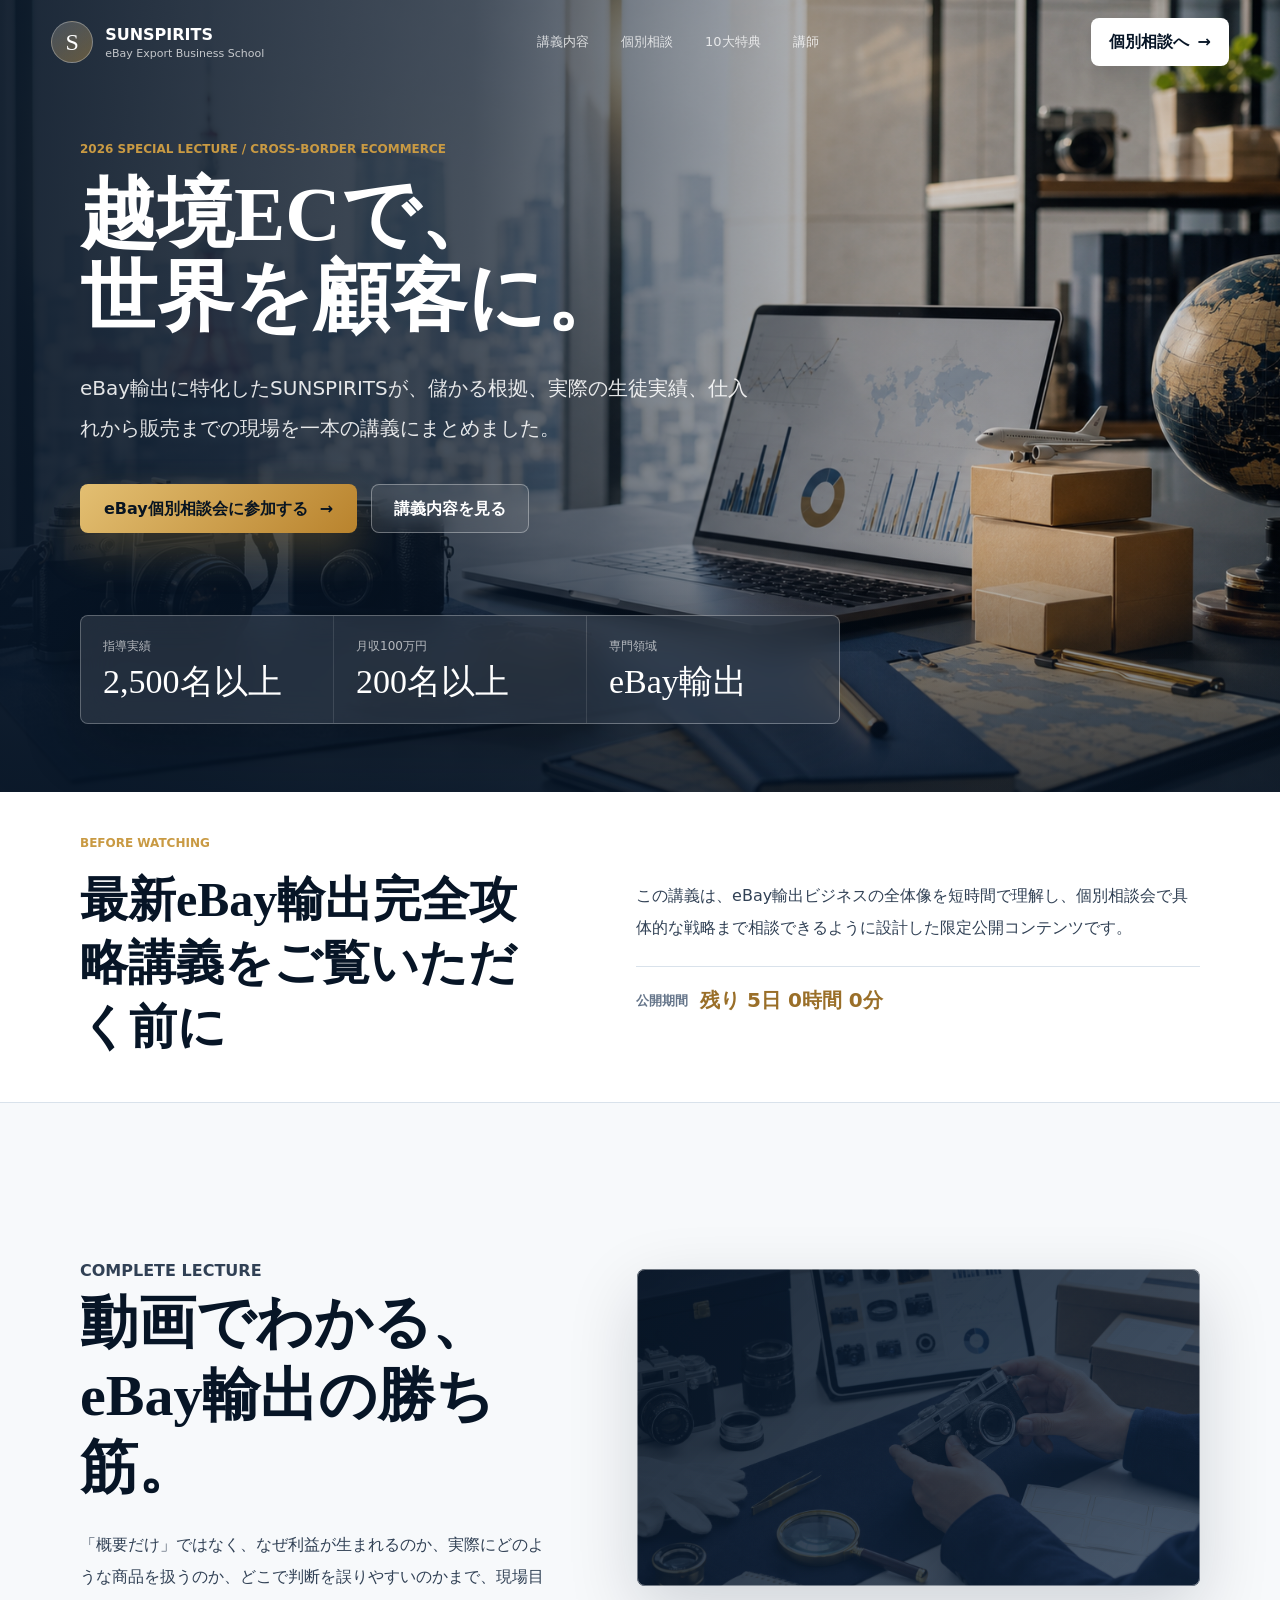
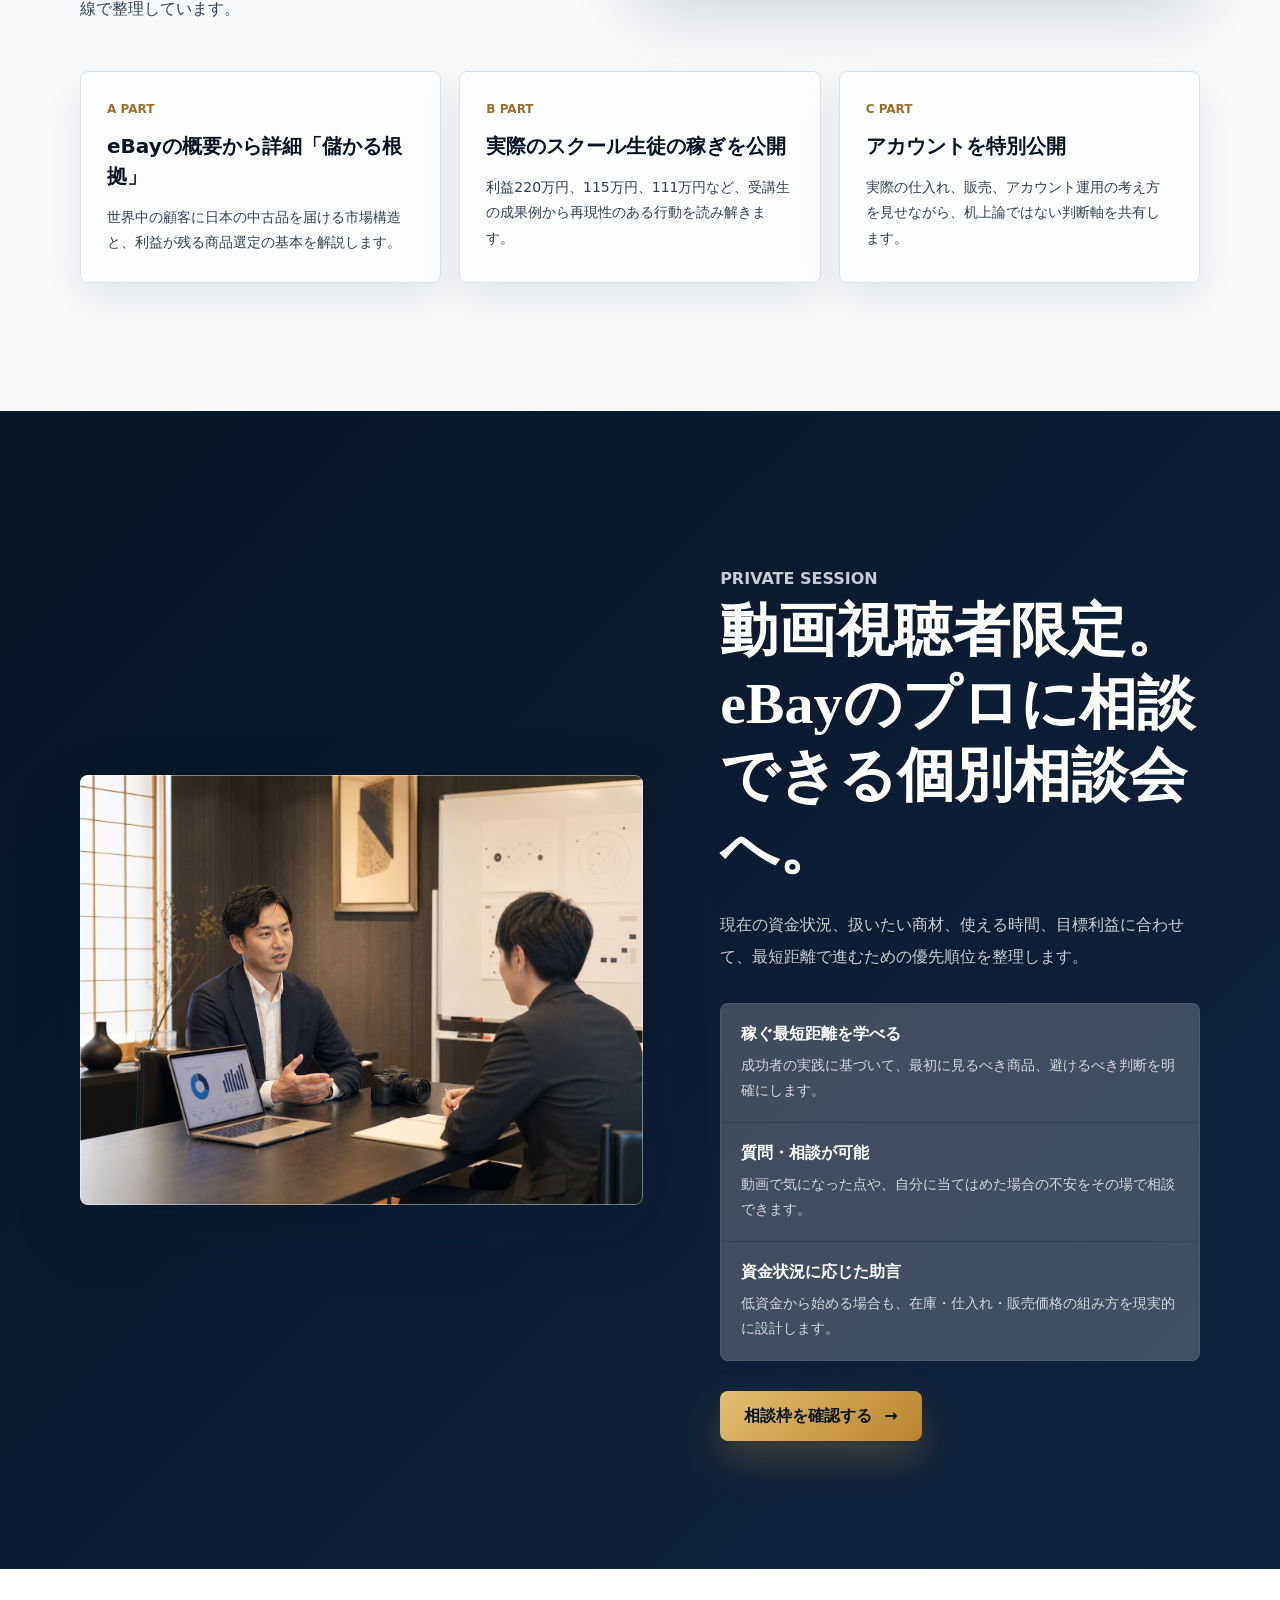
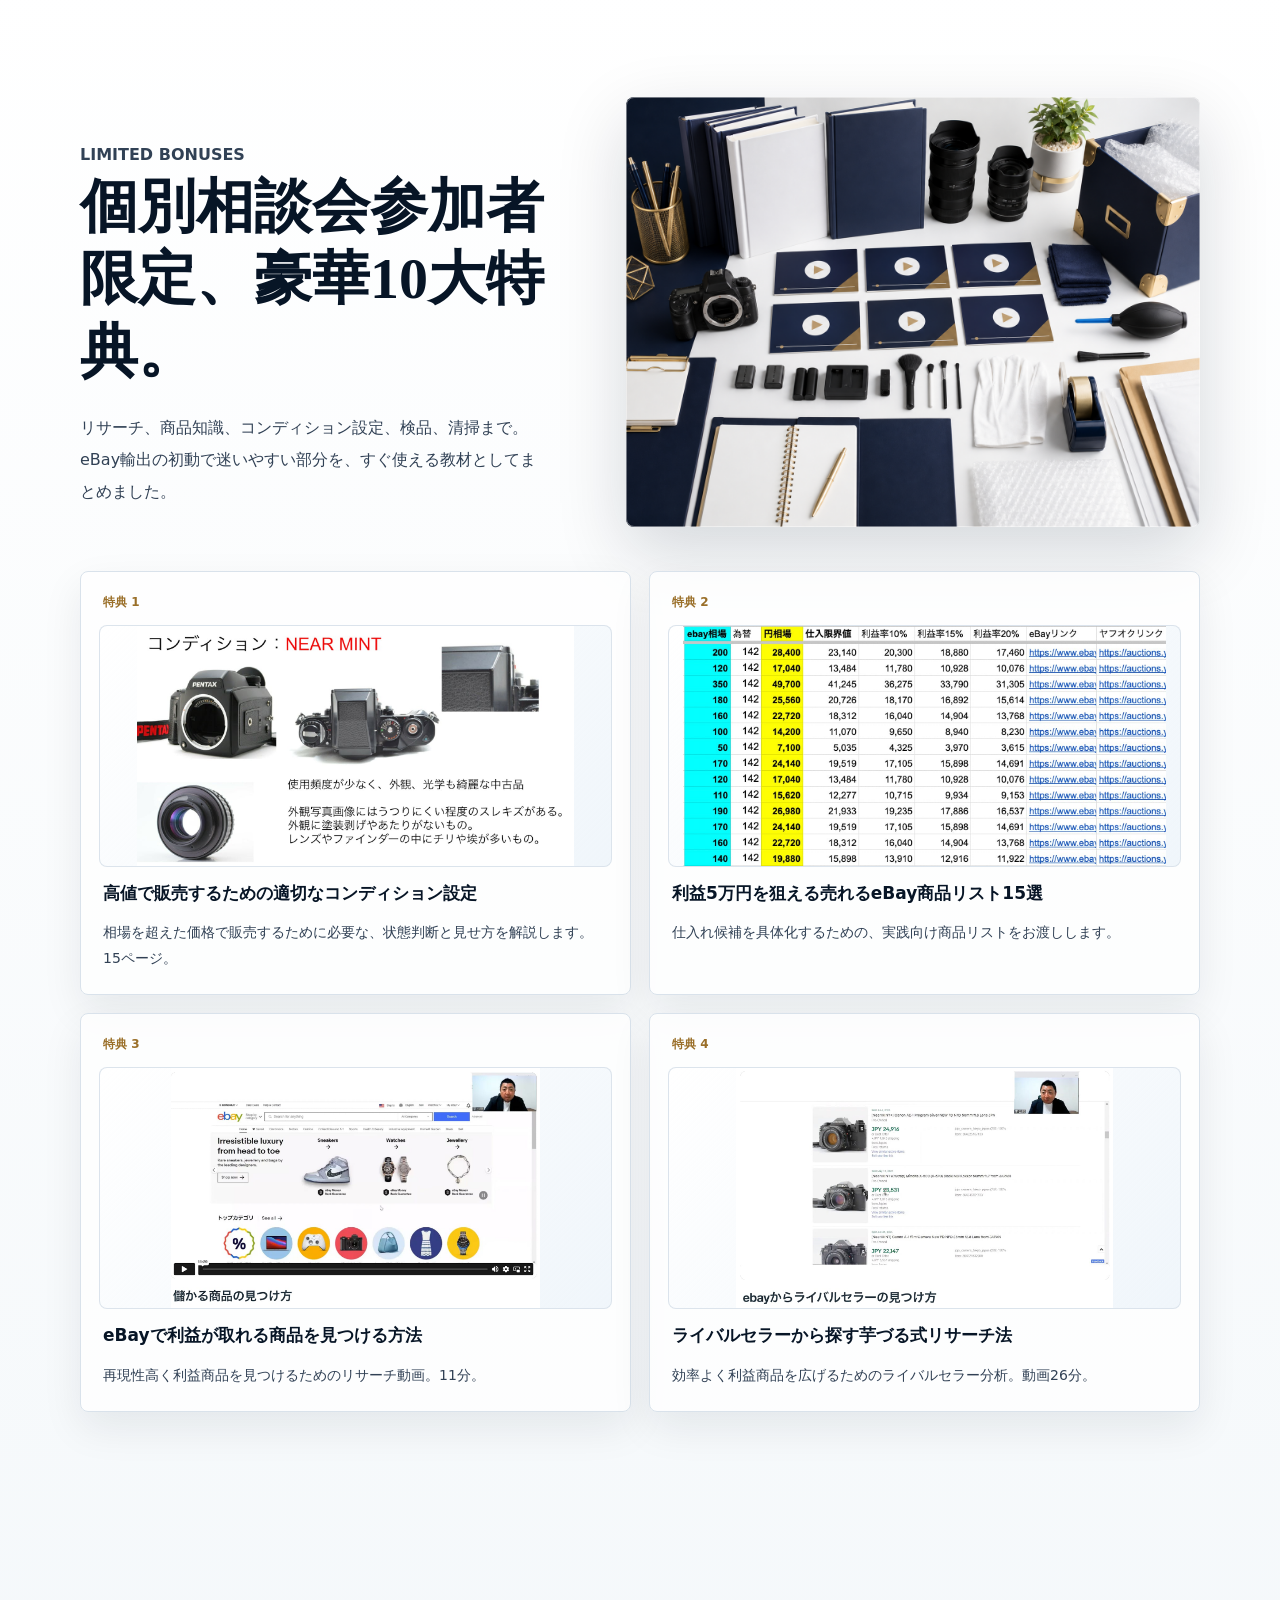
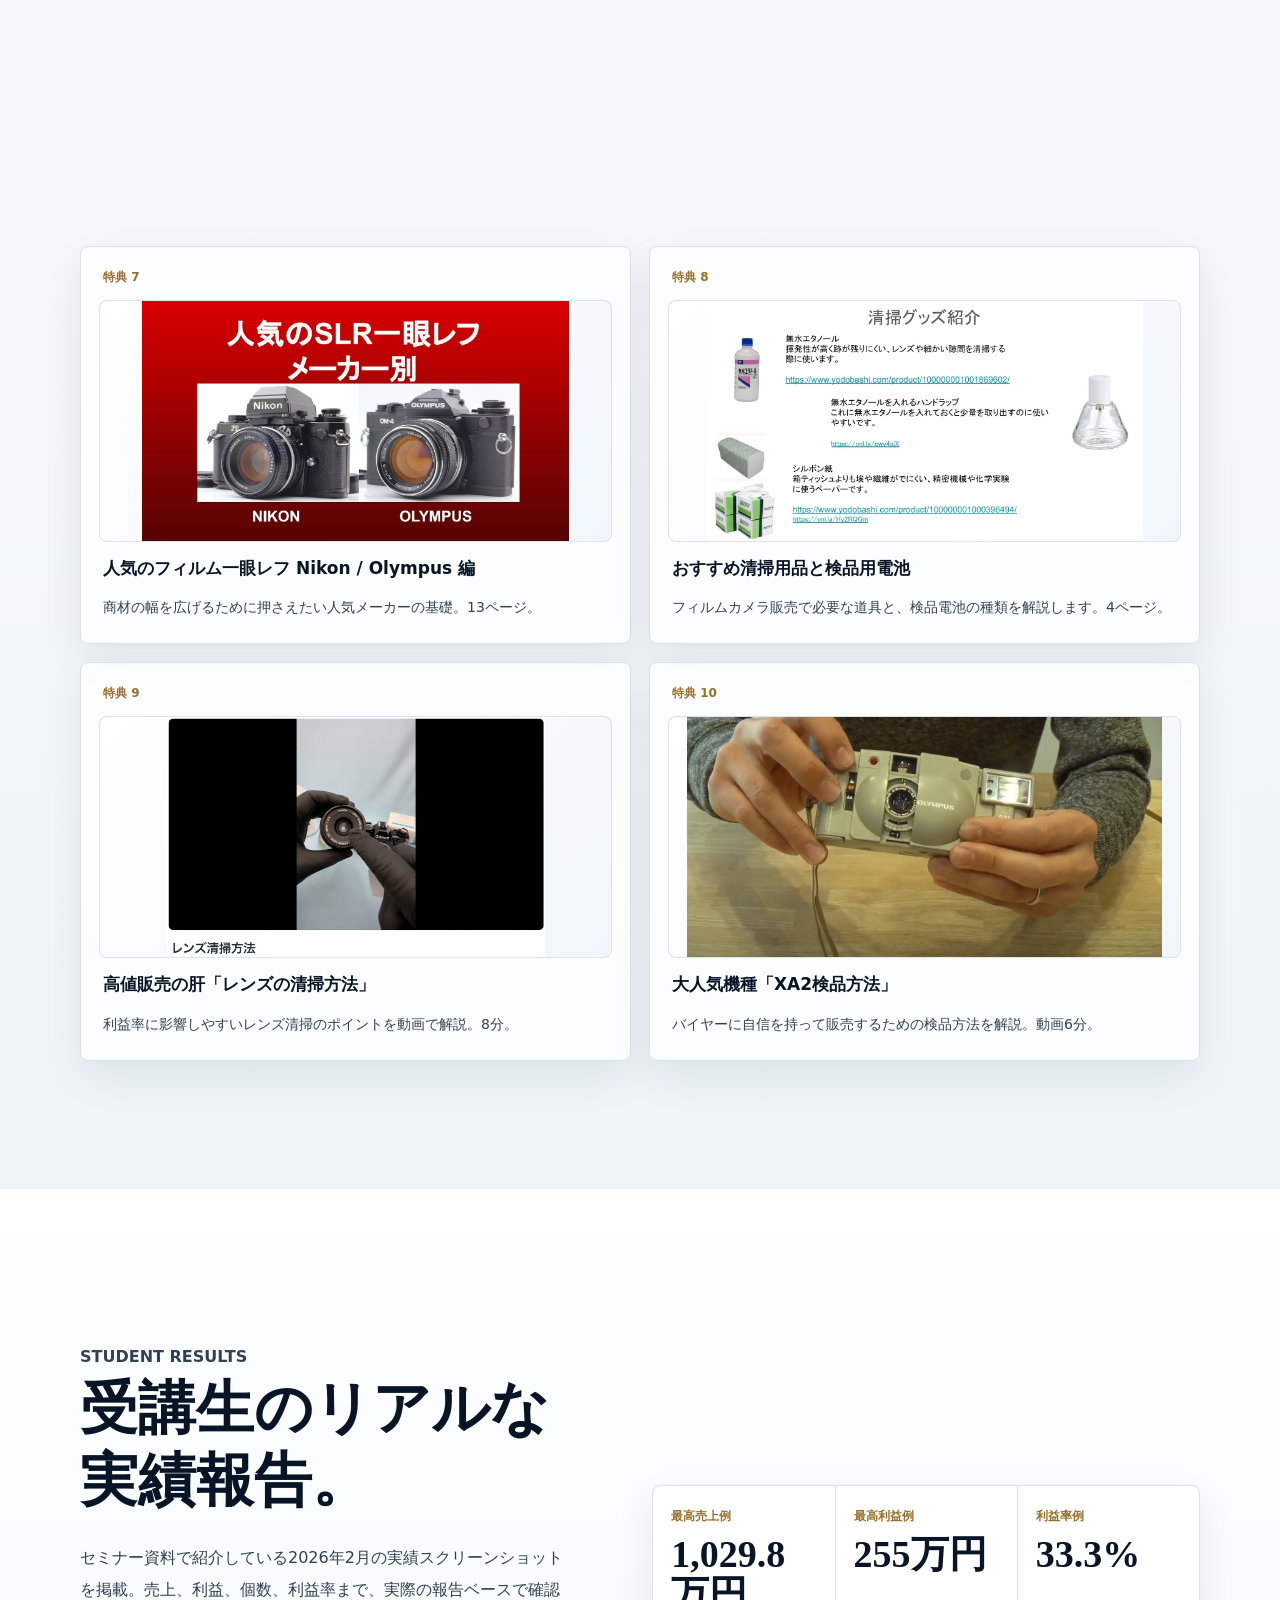
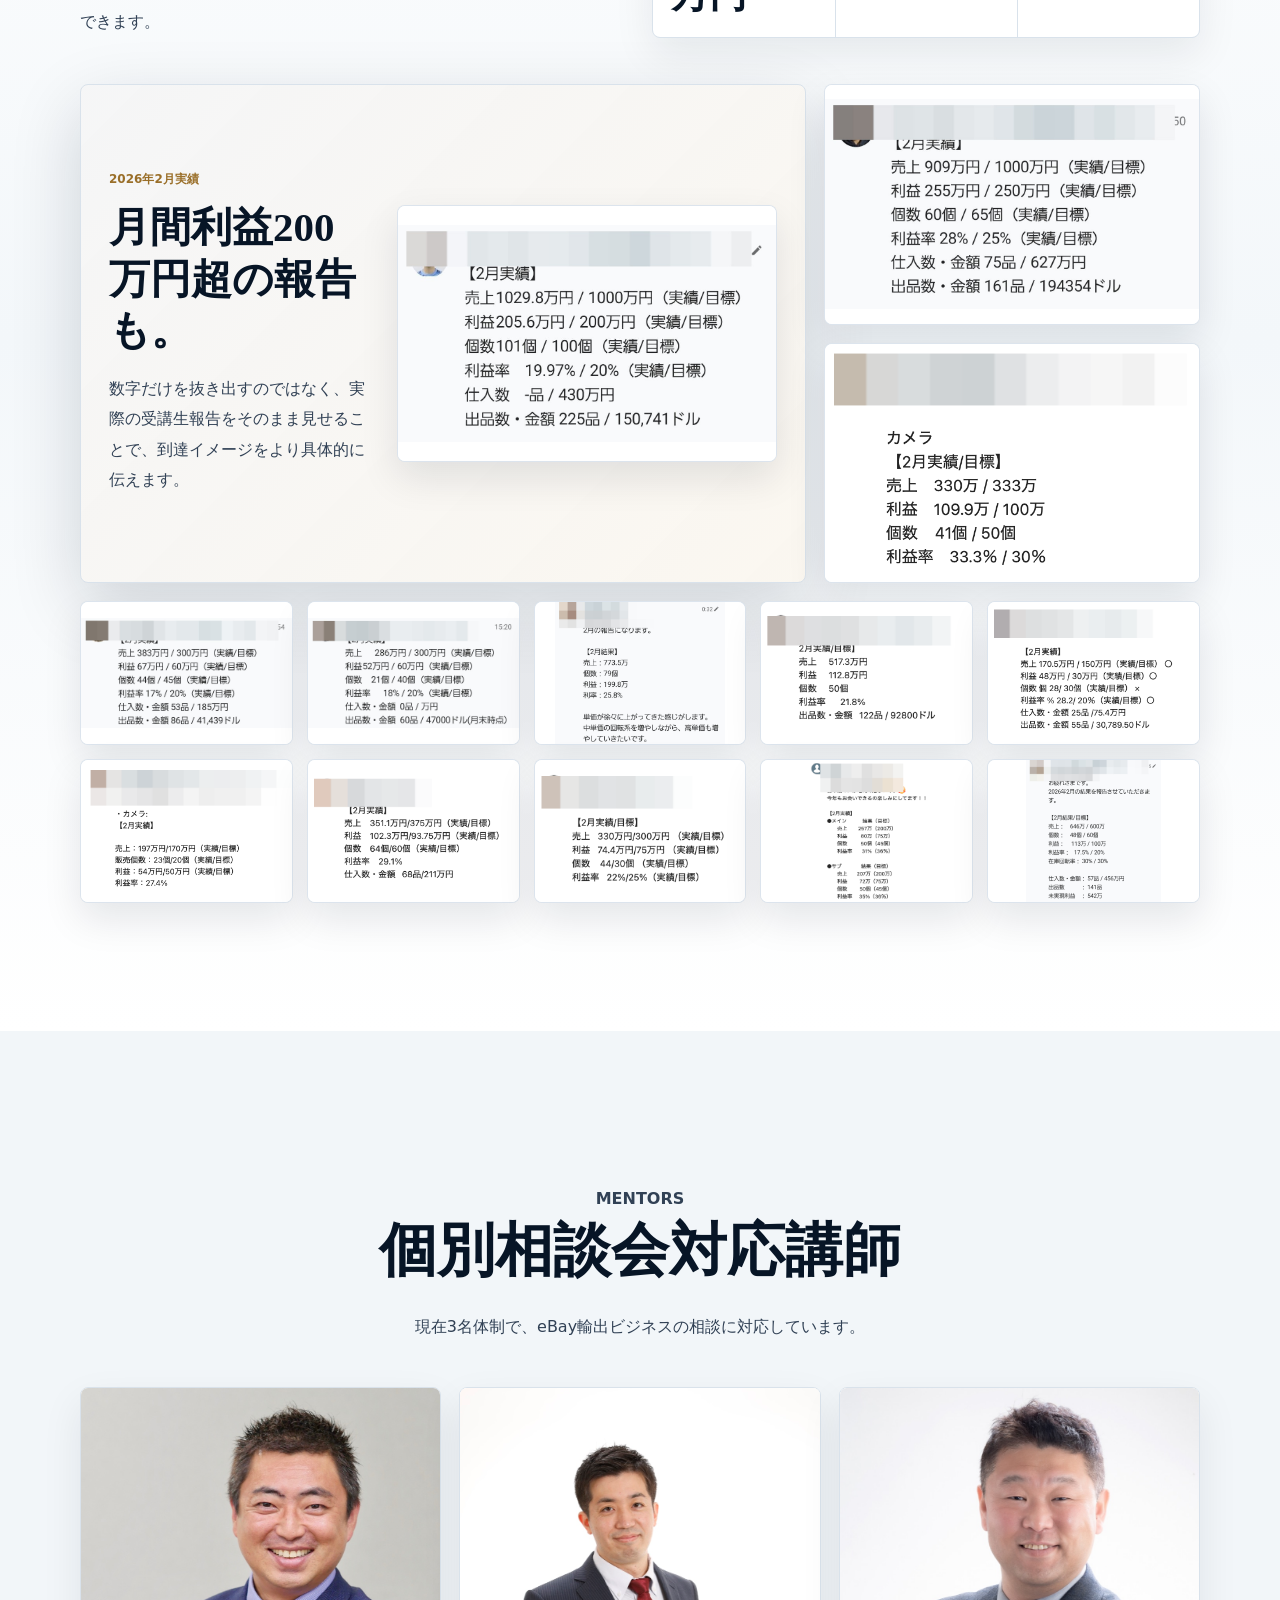
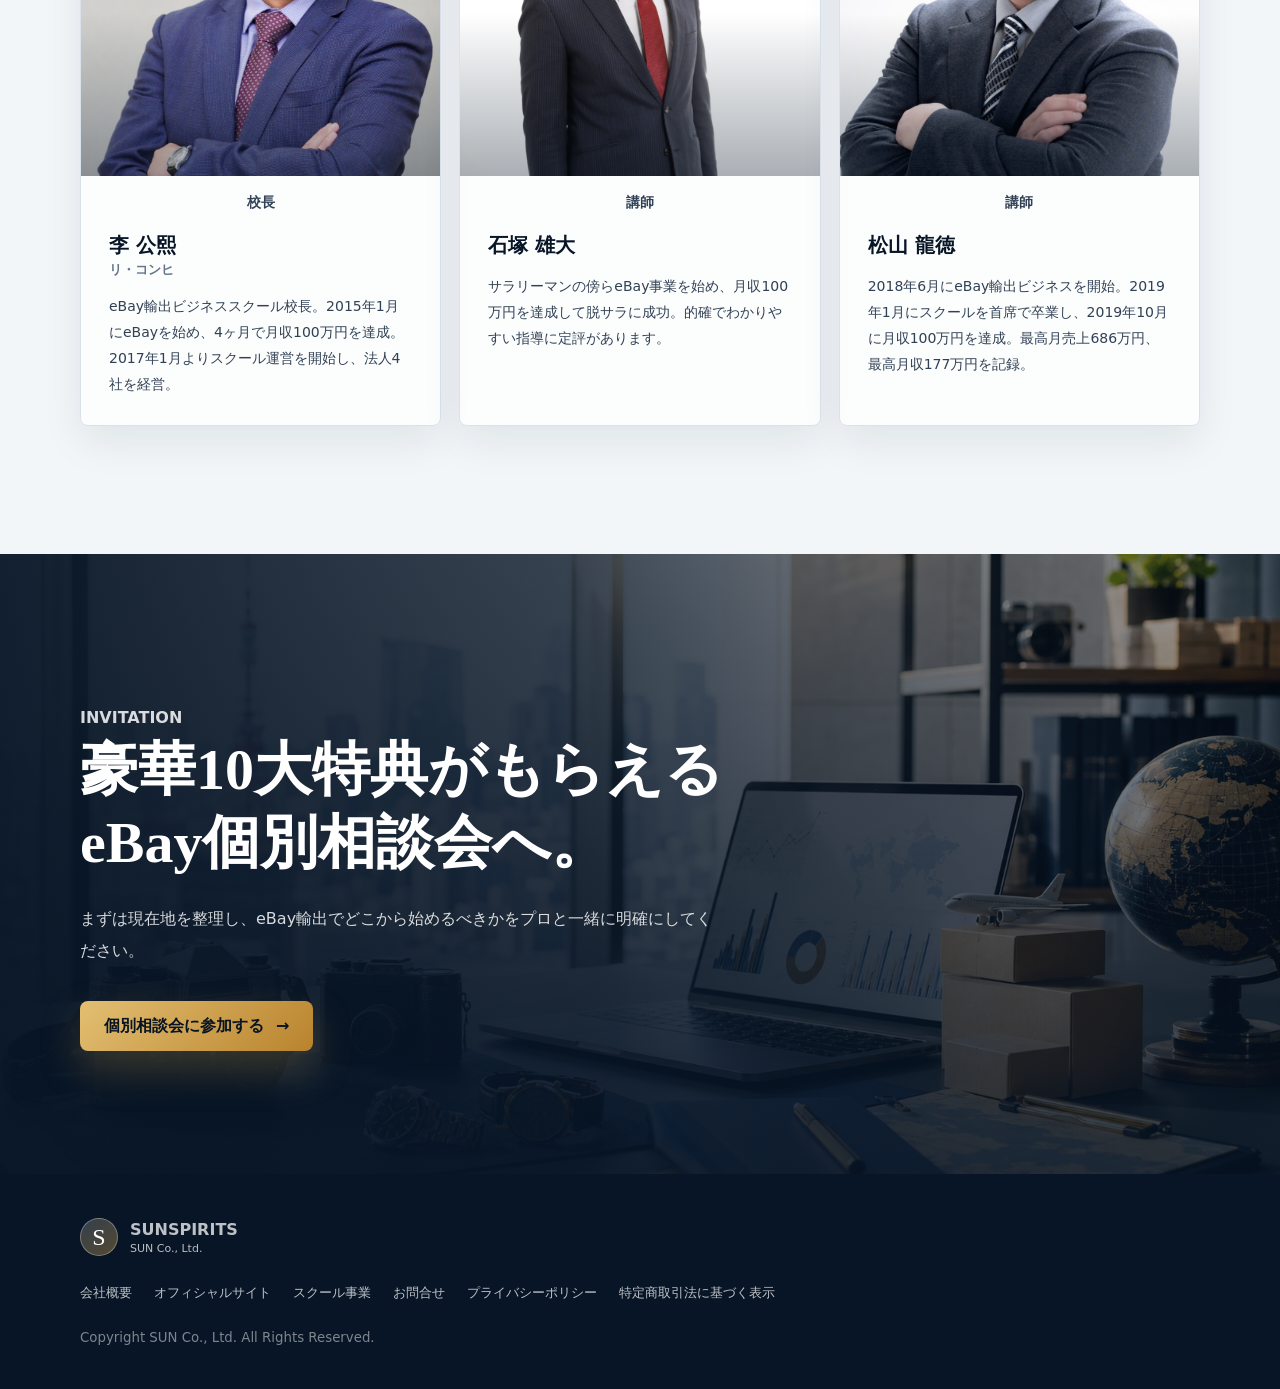
<file: index.html>
<!doctype html>
<html lang="ja">
  <head>
    <meta charset="utf-8" />
    <meta name="viewport" content="width=device-width, initial-scale=1" />
    <title>最新eBay輸出完全攻略講義 | SUNSPIRITS</title>
    <meta
      name="description"
      content="SUNSPIRITSによるeBay輸出完全攻略講義。動画視聴者限定で、eBayのプロに相談できる個別相談会と10大特典をご案内します。"
    />
    <meta name="theme-color" content="#071526" />
    <link rel="preload" as="image" href="./assets/hero-global-export.png" />
    <link rel="stylesheet" href="./styles.css" />
  </head>
  <body>
    <a class="skip-link" href="#main">本文へ移動</a>

    <header class="site-header" data-header>
      <a class="brand" href="#" aria-label="SUNSPIRITS トップへ">
        <span class="brand-mark">S</span>
        <span>
          <span class="brand-name">SUNSPIRITS</span>
          <span class="brand-sub">eBay Export Business School</span>
        </span>
      </a>
      <nav class="header-nav" aria-label="主要ナビゲーション">
        <a href="#lecture">講義内容</a>
        <a href="#consultation">個別相談</a>
        <a href="#bonuses">10大特典</a>
        <a href="#mentors">講師</a>
      </nav>
      <a class="header-cta" href="https://liff.line.me/1656771573-3yz5OnDE/landing?follow=%40918qfpmk&amp;liff_id=1656771573-3yz5OnDE&amp;lp=riUDQX">
        個別相談へ
        <span aria-hidden="true">→</span>
      </a>
    </header>

    <main id="main">
      <section class="hero" aria-labelledby="hero-title">
        <picture class="hero-bg" aria-hidden="true">
          <img src="./assets/hero-global-export.png" alt="" />
        </picture>
        <div class="hero-overlay"></div>
        <div class="hero-inner">
          <p class="eyebrow">2026 Special Lecture / Cross-Border Ecommerce</p>
          <h1 id="hero-title">
            <span>越境ECで、</span>
            <span>世界を顧客に。</span>
          </h1>
          <p class="hero-lead">
            eBay輸出に特化したSUNSPIRITSが、儲かる根拠、実際の生徒実績、仕入れから販売までの現場を一本の講義にまとめました。
          </p>
          <div class="hero-actions" aria-label="申し込み導線">
            <a class="primary-button" href="https://liff.line.me/1656771573-3yz5OnDE/landing?follow=%40918qfpmk&amp;liff_id=1656771573-3yz5OnDE&amp;lp=riUDQX">
              eBay個別相談会に参加する
              <span aria-hidden="true">→</span>
            </a>
            <a class="secondary-button" href="#lecture">講義内容を見る</a>
          </div>
          <dl class="hero-proof" aria-label="SUNSPIRITS実績">
            <div>
              <dt>指導実績</dt>
              <dd>2,500名以上</dd>
            </div>
            <div>
              <dt>月収100万円</dt>
              <dd>200名以上</dd>
            </div>
            <div>
              <dt>専門領域</dt>
              <dd>eBay輸出</dd>
            </div>
          </dl>
        </div>
      </section>

      <section class="intro-band">
        <div class="section-inner intro-grid">
          <div>
            <p class="section-kicker">Before Watching</p>
            <h2>最新eBay輸出完全攻略講義をご覧いただく前に</h2>
          </div>
          <div class="intro-copy">
            <p>
              この講義は、eBay輸出ビジネスの全体像を短時間で理解し、個別相談会で具体的な戦略まで相談できるように設計した限定公開コンテンツです。
            </p>
            <div class="countdown" aria-label="公開期間">
              <span>公開期間</span>
              <strong data-countdown>5日間限定</strong>
            </div>
          </div>
        </div>
      </section>

      <section class="section lecture-section" id="lecture" aria-labelledby="lecture-title">
        <div class="section-inner split-layout">
          <div class="section-copy reveal">
            <p class="section-kicker">Complete Lecture</p>
            <h2 id="lecture-title">動画でわかる、eBay輸出の勝ち筋。</h2>
            <p>
              「概要だけ」ではなく、なぜ利益が生まれるのか、実際にどのような商品を扱うのか、どこで判断を誤りやすいのかまで、現場目線で整理しています。
            </p>
          </div>
          <div class="video-panel reveal" aria-label="最新eBay輸出完全攻略動画">
            <iframe
              src="https://player.vimeo.com/video/1008717625?badge=0&amp;autopause=0&amp;player_id=0"
              title="最新eBay輸出完全攻略講義"
              allow="autoplay; fullscreen; picture-in-picture; clipboard-write; encrypted-media; web-share"
              referrerpolicy="strict-origin-when-cross-origin"
              loading="lazy"
              allowfullscreen
            ></iframe>
          </div>
        </div>

        <div class="section-inner parts-grid" aria-label="動画内容">
          <article class="part-card reveal">
            <span>A Part</span>
            <h3>eBayの概要から詳細「儲かる根拠」</h3>
            <p>世界中の顧客に日本の中古品を届ける市場構造と、利益が残る商品選定の基本を解説します。</p>
          </article>
          <article class="part-card reveal">
            <span>B Part</span>
            <h3>実際のスクール生徒の稼ぎを公開</h3>
            <p>利益220万円、115万円、111万円など、受講生の成果例から再現性のある行動を読み解きます。</p>
          </article>
          <article class="part-card reveal">
            <span>C Part</span>
            <h3>アカウントを特別公開</h3>
            <p>実際の仕入れ、販売、アカウント運用の考え方を見せながら、机上論ではない判断軸を共有します。</p>
          </article>
        </div>
      </section>

      <section class="section dark-section" id="consultation" aria-labelledby="consultation-title">
        <div class="section-inner split-layout reverse">
          <div class="image-panel reveal">
            <img src="./assets/private-consultation.png" alt="eBay輸出の個別相談を行うビジネス相談室" />
          </div>
          <div class="section-copy light reveal">
            <p class="section-kicker">Private Session</p>
            <h2 id="consultation-title">動画視聴者限定。eBayのプロに相談できる個別相談会へ。</h2>
            <p>
              現在の資金状況、扱いたい商材、使える時間、目標利益に合わせて、最短距離で進むための優先順位を整理します。
            </p>
            <div class="consult-list" aria-label="個別相談会で得られること">
              <div>
                <strong>稼ぐ最短距離を学べる</strong>
                <span>成功者の実践に基づいて、最初に見るべき商品、避けるべき判断を明確にします。</span>
              </div>
              <div>
                <strong>質問・相談が可能</strong>
                <span>動画で気になった点や、自分に当てはめた場合の不安をその場で相談できます。</span>
              </div>
              <div>
                <strong>資金状況に応じた助言</strong>
                <span>低資金から始める場合も、在庫・仕入れ・販売価格の組み方を現実的に設計します。</span>
              </div>
            </div>
            <a class="primary-button light-button" href="https://liff.line.me/1656771573-3yz5OnDE/landing?follow=%40918qfpmk&amp;liff_id=1656771573-3yz5OnDE&amp;lp=riUDQX">
              相談枠を確認する
              <span aria-hidden="true">→</span>
            </a>
          </div>
        </div>
      </section>

      <section class="section bonus-section" id="bonuses" aria-labelledby="bonus-title">
        <div class="section-inner bonus-lead">
          <div class="section-copy reveal">
            <p class="section-kicker">Limited Bonuses</p>
            <h2 id="bonus-title">個別相談会参加者限定、豪華10大特典。</h2>
            <p>
              リサーチ、商品知識、コンディション設定、検品、清掃まで。eBay輸出の初動で迷いやすい部分を、すぐ使える教材としてまとめました。
            </p>
          </div>
          <div class="bonus-visual reveal">
            <img src="./assets/bonus-library.png" alt="eBay輸出学習教材と検品用品のセット" />
          </div>
        </div>

        <div class="section-inner bonus-grid" aria-label="豪華10大特典一覧">
          <article class="bonus-card reveal">
            <span>特典 1</span>
            <figure class="bonus-card-image">
              <img src="./assets/bonuses/bonus-01.png" alt="適切なコンディション設定の教材イメージ" loading="lazy" />
            </figure>
            <h3>高値で販売するための適切なコンディション設定</h3>
            <p>相場を超えた価格で販売するために必要な、状態判断と見せ方を解説します。15ページ。</p>
          </article>
          <article class="bonus-card reveal">
            <span>特典 2</span>
            <figure class="bonus-card-image">
              <img src="./assets/bonuses/bonus-02.png" alt="売れるeBay商品リスト15選の教材イメージ" loading="lazy" />
            </figure>
            <h3>利益5万円を狙える売れるeBay商品リスト15選</h3>
            <p>仕入れ候補を具体化するための、実践向け商品リストをお渡しします。</p>
          </article>
          <article class="bonus-card reveal">
            <span>特典 3</span>
            <figure class="bonus-card-image">
              <img src="./assets/bonuses/bonus-03.png" alt="eBayで利益が取れる商品を見つける方法の動画イメージ" loading="lazy" />
            </figure>
            <h3>eBayで利益が取れる商品を見つける方法</h3>
            <p>再現性高く利益商品を見つけるためのリサーチ動画。11分。</p>
          </article>
          <article class="bonus-card reveal">
            <span>特典 4</span>
            <figure class="bonus-card-image">
              <img src="./assets/bonuses/bonus-04.png" alt="ライバルセラーから探すリサーチ法の動画イメージ" loading="lazy" />
            </figure>
            <h3>ライバルセラーから探す芋づる式リサーチ法</h3>
            <p>効率よく利益商品を広げるためのライバルセラー分析。動画26分。</p>
          </article>
          <article class="bonus-card reveal">
            <span>特典 5</span>
            <figure class="bonus-card-image">
              <img src="./assets/bonuses/bonus-05.png" alt="低価格人気コンパクトカメラ解説の教材イメージ" loading="lazy" />
            </figure>
            <h3>低価格人気コンパクトカメラ解説</h3>
            <p>低資金から扱いやすいカメラの基礎知識をまとめました。8ページ。</p>
          </article>
          <article class="bonus-card reveal">
            <span>特典 6</span>
            <figure class="bonus-card-image">
              <img src="./assets/bonuses/bonus-06.png" alt="Canon Minolta Pentaxのフィルム一眼レフ教材イメージ" loading="lazy" />
            </figure>
            <h3>人気のフィルム一眼レフ Canon / Minolta / Pentax 編</h3>
            <p>王道機種の特徴と、扱う前に知っておきたい判断ポイント。17ページ。</p>
          </article>
          <article class="bonus-card reveal">
            <span>特典 7</span>
            <figure class="bonus-card-image">
              <img src="./assets/bonuses/bonus-07.png" alt="Nikon Olympusのフィルム一眼レフ教材イメージ" loading="lazy" />
            </figure>
            <h3>人気のフィルム一眼レフ Nikon / Olympus 編</h3>
            <p>商材の幅を広げるために押さえたい人気メーカーの基礎。13ページ。</p>
          </article>
          <article class="bonus-card reveal">
            <span>特典 8</span>
            <figure class="bonus-card-image">
              <img src="./assets/bonuses/bonus-08.png" alt="おすすめ清掃用品と検品用電池の教材イメージ" loading="lazy" />
            </figure>
            <h3>おすすめ清掃用品と検品用電池</h3>
            <p>フィルムカメラ販売で必要な道具と、検品電池の種類を解説します。4ページ。</p>
          </article>
          <article class="bonus-card reveal">
            <span>特典 9</span>
            <figure class="bonus-card-image">
              <img src="./assets/bonuses/bonus-09.png" alt="レンズの清掃方法の動画イメージ" loading="lazy" />
            </figure>
            <h3>高値販売の肝「レンズの清掃方法」</h3>
            <p>利益率に影響しやすいレンズ清掃のポイントを動画で解説。8分。</p>
          </article>
          <article class="bonus-card reveal">
            <span>特典 10</span>
            <figure class="bonus-card-image">
              <img src="./assets/bonuses/bonus-10.png" alt="XA2検品方法の動画イメージ" loading="lazy" />
            </figure>
            <h3>大人気機種「XA2検品方法」</h3>
            <p>バイヤーに自信を持って販売するための検品方法を解説。動画6分。</p>
          </article>
        </div>
      </section>

      <section class="section results-section" aria-labelledby="results-title">
        <div class="section-inner results-lead">
          <div class="section-copy reveal">
            <p class="section-kicker">Student Results</p>
            <h2 id="results-title">受講生のリアルな実績報告。</h2>
            <p>
              セミナー資料で紹介している2026年2月の実績スクリーンショットを掲載。売上、利益、個数、利益率まで、実際の報告ベースで確認できます。
            </p>
          </div>
          <div class="proof-metrics reveal" aria-label="実績ハイライト">
            <div>
              <span>最高売上例</span>
              <strong>1,029.8万円</strong>
            </div>
            <div>
              <span>最高利益例</span>
              <strong>255万円</strong>
            </div>
            <div>
              <span>利益率例</span>
              <strong>33.3%</strong>
            </div>
          </div>
        </div>

        <div class="section-inner proof-showcase" aria-label="実績紹介スクリーンショット">
          <article class="proof-feature reveal">
            <div class="proof-feature-copy">
              <span>2026年2月実績</span>
              <h3>月間利益200万円超の報告も。</h3>
              <p>
                数字だけを抜き出すのではなく、実際の受講生報告をそのまま見せることで、到達イメージをより具体的に伝えます。
              </p>
            </div>
            <figure>
              <img src="./assets/results-proof/image11-anon.jpg" alt="売上1029.8万円、利益205.6万円の実績報告スクリーンショット" loading="lazy" />
            </figure>
          </article>

          <div class="proof-stack reveal" aria-label="実績紹介ピックアップ">
            <figure>
              <img src="./assets/results-proof/image12-anon.jpg" alt="売上909万円、利益255万円の実績報告スクリーンショット" loading="lazy" />
            </figure>
            <figure>
              <img src="./assets/results-proof/image17-anon.png" alt="売上330万円、利益109.9万円の実績報告スクリーンショット" loading="lazy" />
            </figure>
          </div>
        </div>

        <div class="section-inner proof-gallery reveal" aria-label="その他の実績紹介スクリーンショット">
          <figure>
            <img src="./assets/results-proof/image13-anon.jpg" alt="売上383万円、利益67万円の実績報告スクリーンショット" loading="lazy" />
          </figure>
          <figure>
            <img src="./assets/results-proof/image14-anon.jpg" alt="売上286万円、利益52万円の実績報告スクリーンショット" loading="lazy" />
          </figure>
          <figure>
            <img src="./assets/results-proof/image16-anon.jpg" alt="売上773.5万円、利益199.8万円の実績報告スクリーンショット" loading="lazy" />
          </figure>
          <figure>
            <img src="./assets/results-proof/image4-anon.png" alt="売上517.3万円、利益112.8万円の実績報告スクリーンショット" loading="lazy" />
          </figure>
          <figure>
            <img src="./assets/results-proof/image5-anon.png" alt="売上170.5万円、利益48万円の実績報告スクリーンショット" loading="lazy" />
          </figure>
          <figure>
            <img src="./assets/results-proof/image6-anon.png" alt="売上197万円、利益54万円の実績報告スクリーンショット" loading="lazy" />
          </figure>
          <figure>
            <img src="./assets/results-proof/image8-anon.png" alt="売上351.1万円、利益102.3万円の実績報告スクリーンショット" loading="lazy" />
          </figure>
          <figure>
            <img src="./assets/results-proof/image9-anon.png" alt="売上330万円、利益74.4万円の実績報告スクリーンショット" loading="lazy" />
          </figure>
          <figure>
            <img src="./assets/results-proof/image2-anon.png" alt="複数商材の2月実績報告スクリーンショット" loading="lazy" />
          </figure>
          <figure>
            <img src="./assets/results-proof/image21-anon.jpg" alt="売上646万円、利益113万円の実績報告スクリーンショット" loading="lazy" />
          </figure>
        </div>
      </section>

      <section class="section mentor-section" id="mentors" aria-labelledby="mentor-title">
        <div class="section-inner section-heading reveal">
          <p class="section-kicker">Mentors</p>
          <h2 id="mentor-title">個別相談会対応講師</h2>
          <p>現在3名体制で、eBay輸出ビジネスの相談に対応しています。</p>
        </div>
        <div class="section-inner mentor-grid">
          <article class="mentor-card reveal">
            <figure class="mentor-photo mentor-ri">
              <img src="./assets/mentor-ri.jpg" alt="李 公熙 校長" loading="lazy" />
            </figure>
            <p class="mentor-role">校長</p>
            <h3>李 公熙 <span>リ・コンヒ</span></h3>
            <p>
              eBay輸出ビジネススクール校長。2015年1月にeBayを始め、4ヶ月で月収100万円を達成。2017年1月よりスクール運営を開始し、法人4社を経営。
            </p>
          </article>
          <article class="mentor-card reveal">
            <figure class="mentor-photo mentor-ishizuka">
              <img src="./assets/mentor-ishizuka.jpg" alt="石塚 雄大 講師" loading="lazy" />
            </figure>
            <p class="mentor-role">講師</p>
            <h3>石塚 雄大</h3>
            <p>
              サラリーマンの傍らeBay事業を始め、月収100万円を達成して脱サラに成功。的確でわかりやすい指導に定評があります。
            </p>
          </article>
          <article class="mentor-card reveal">
            <figure class="mentor-photo mentor-matsuyama">
              <img src="./assets/mentor-matsuyama.jpg" alt="松山 龍徳 講師" loading="lazy" />
            </figure>
            <p class="mentor-role">講師</p>
            <h3>松山 龍徳</h3>
            <p>
              2018年6月にeBay輸出ビジネスを開始。2019年1月にスクールを首席で卒業し、2019年10月に月収100万円を達成。最高月売上686万円、最高月収177万円を記録。
            </p>
          </article>
        </div>
      </section>

      <section class="final-cta" aria-labelledby="final-cta-title">
        <img src="./assets/hero-global-export.png" alt="" aria-hidden="true" />
        <div class="final-cta-overlay"></div>
        <div class="final-cta-inner reveal">
          <p class="section-kicker">Invitation</p>
          <h2 id="final-cta-title">豪華10大特典がもらえるeBay個別相談会へ。</h2>
          <p>
            まずは現在地を整理し、eBay輸出でどこから始めるべきかをプロと一緒に明確にしてください。
          </p>
          <a class="primary-button" href="https://liff.line.me/1656771573-3yz5OnDE/landing?follow=%40918qfpmk&amp;liff_id=1656771573-3yz5OnDE&amp;lp=riUDQX">
            個別相談会に参加する
            <span aria-hidden="true">→</span>
          </a>
        </div>
      </section>
    </main>

    <footer class="site-footer">
      <div class="footer-inner">
        <a class="brand footer-brand" href="#" aria-label="SUNSPIRITS トップへ">
          <span class="brand-mark">S</span>
          <span>
            <span class="brand-name">SUNSPIRITS</span>
            <span class="brand-sub">SUN Co., Ltd.</span>
          </span>
        </a>
        <nav aria-label="フッターナビゲーション">
          <a href="https://sunspirits.jp/about/">会社概要</a>
          <a href="https://sunspirits.jp/">オフィシャルサイト</a>
          <a href="https://sunspirits.jp/business/">スクール事業</a>
          <a href="https://sunspirits.jp/contact/">お問合せ</a>
          <a href="https://sunspirits.jp/privacy/">プライバシーポリシー</a>
          <a href="https://sunspirits.jp/law/">特定商取引法に基づく表示</a>
        </nav>
        <small>Copyright SUN Co., Ltd. All Rights Reserved.</small>
      </div>
    </footer>

    <div class="floating-cta" data-floating-cta>
      <span>限定特典付き</span>
      <a href="https://liff.line.me/1656771573-3yz5OnDE/landing?follow=%40918qfpmk&amp;liff_id=1656771573-3yz5OnDE&amp;lp=riUDQX">個別相談へ</a>
    </div>

    <script src="./script.js"></script>
  </body>
</html>
</file>
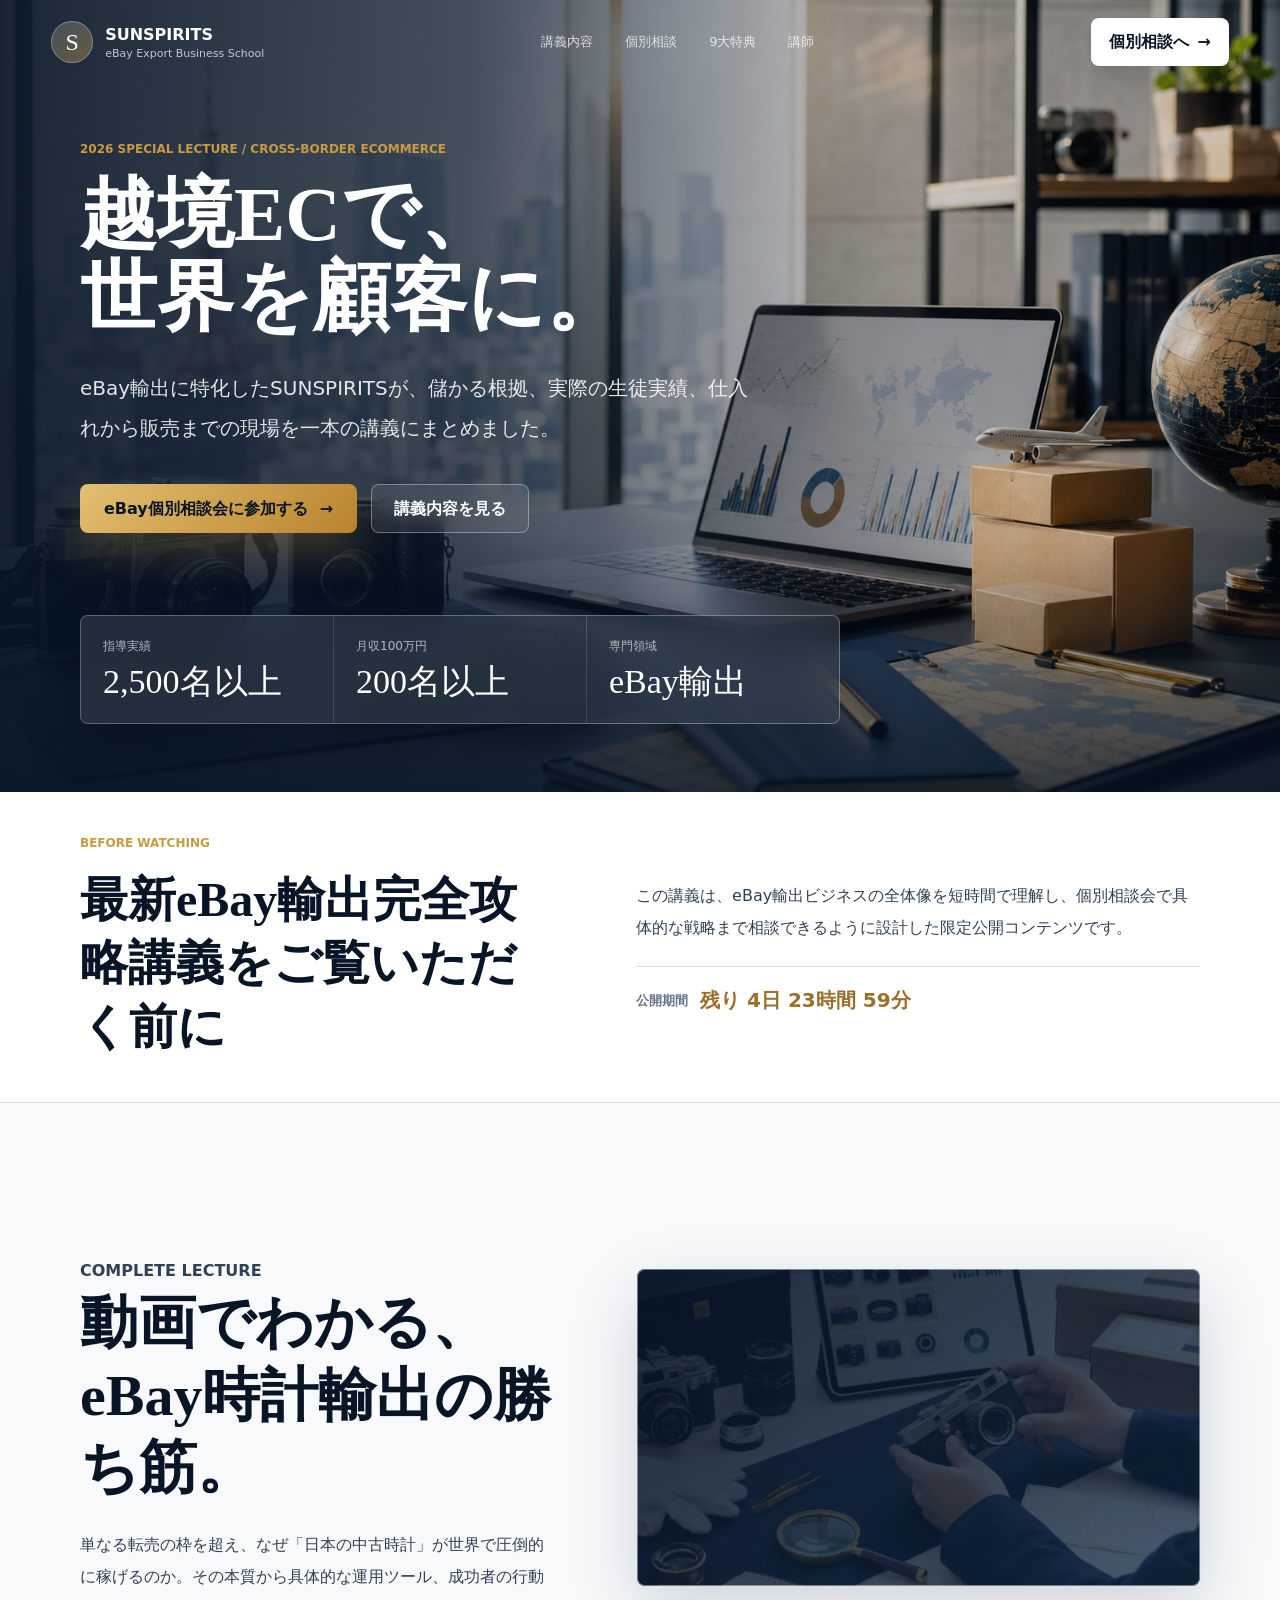
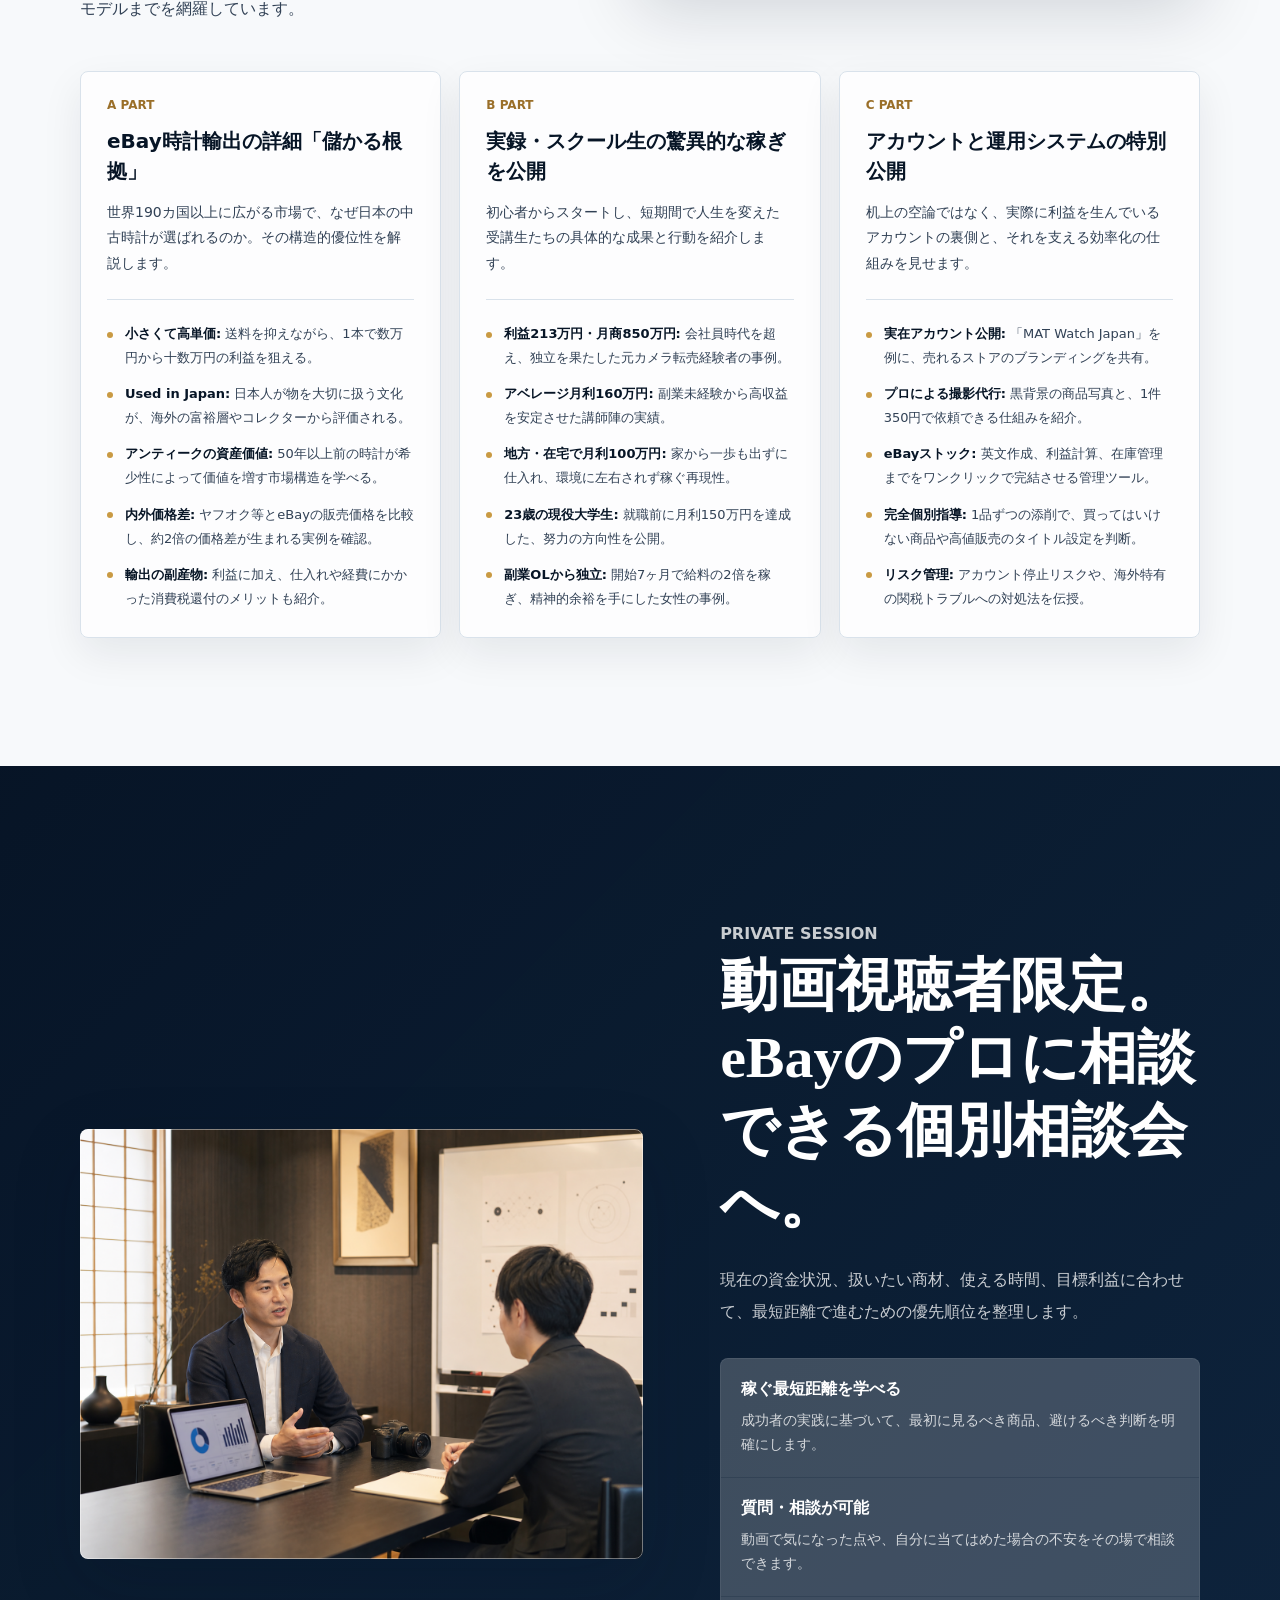
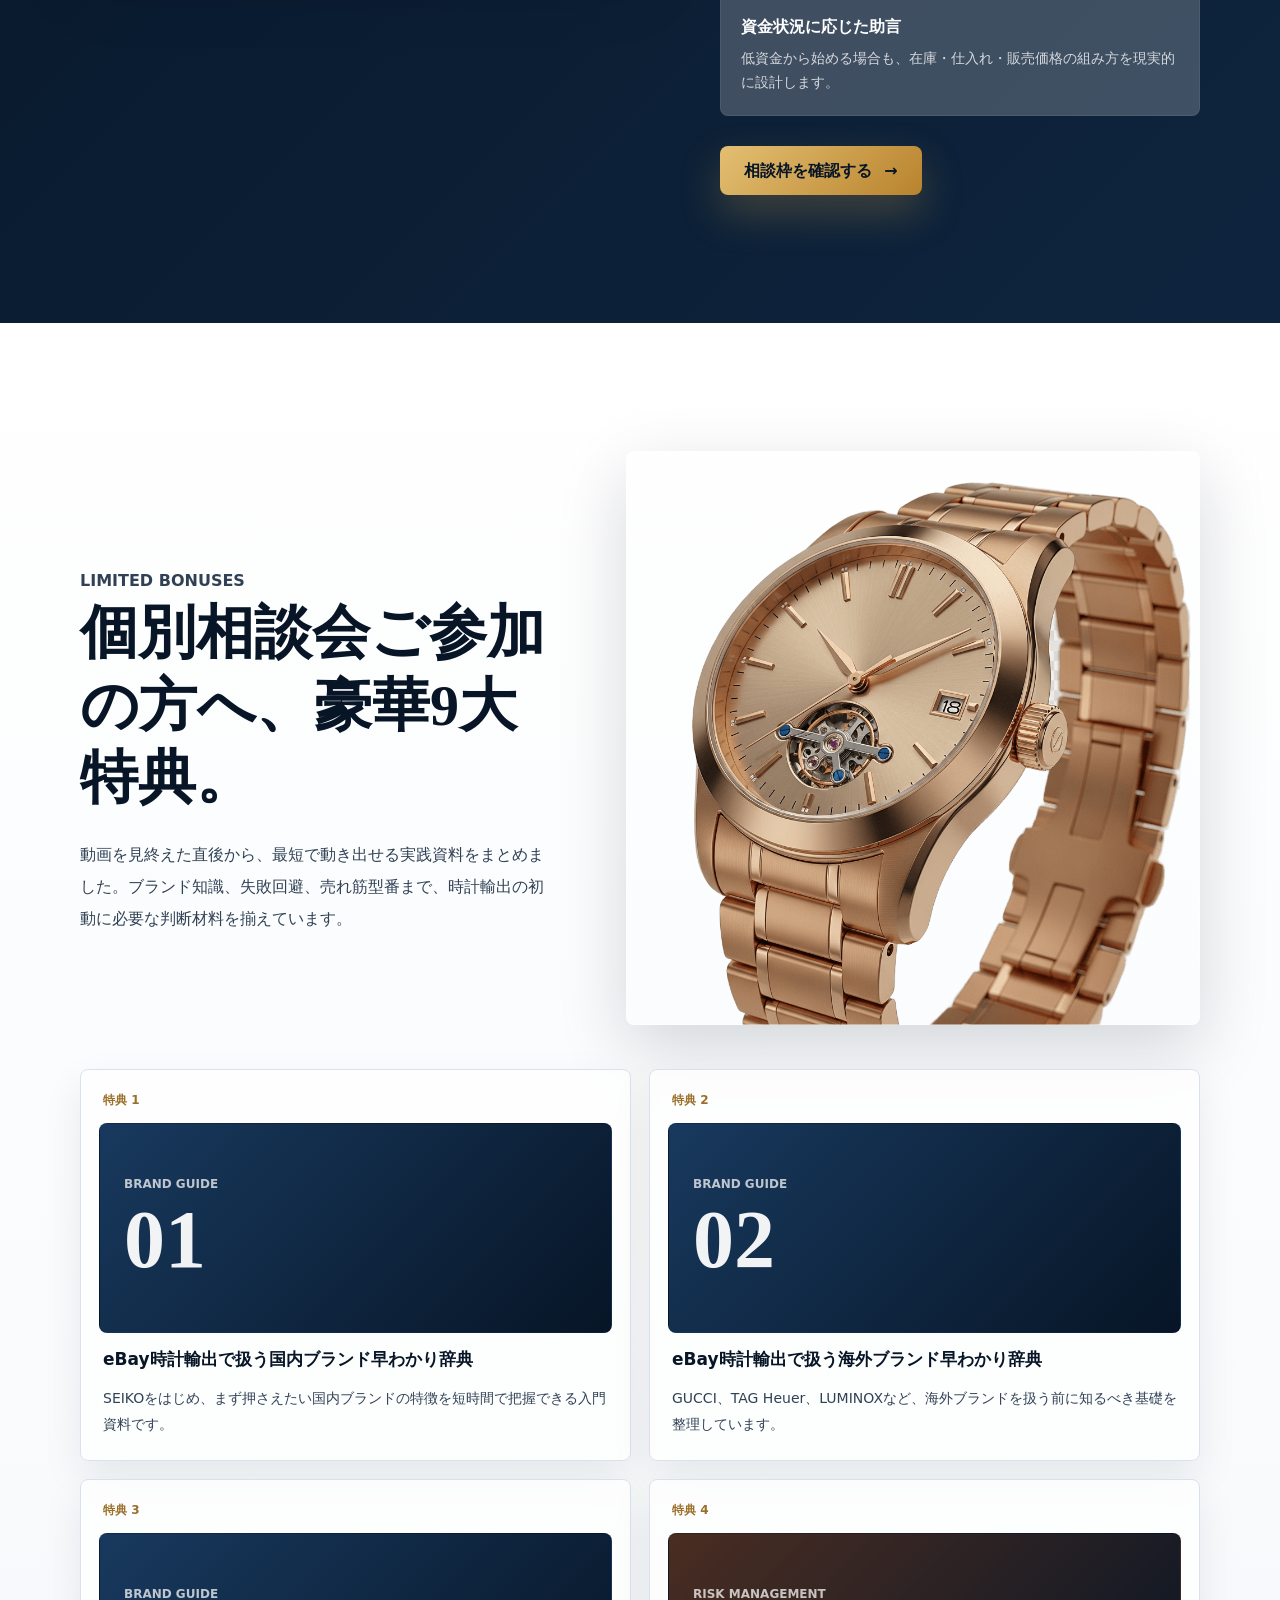
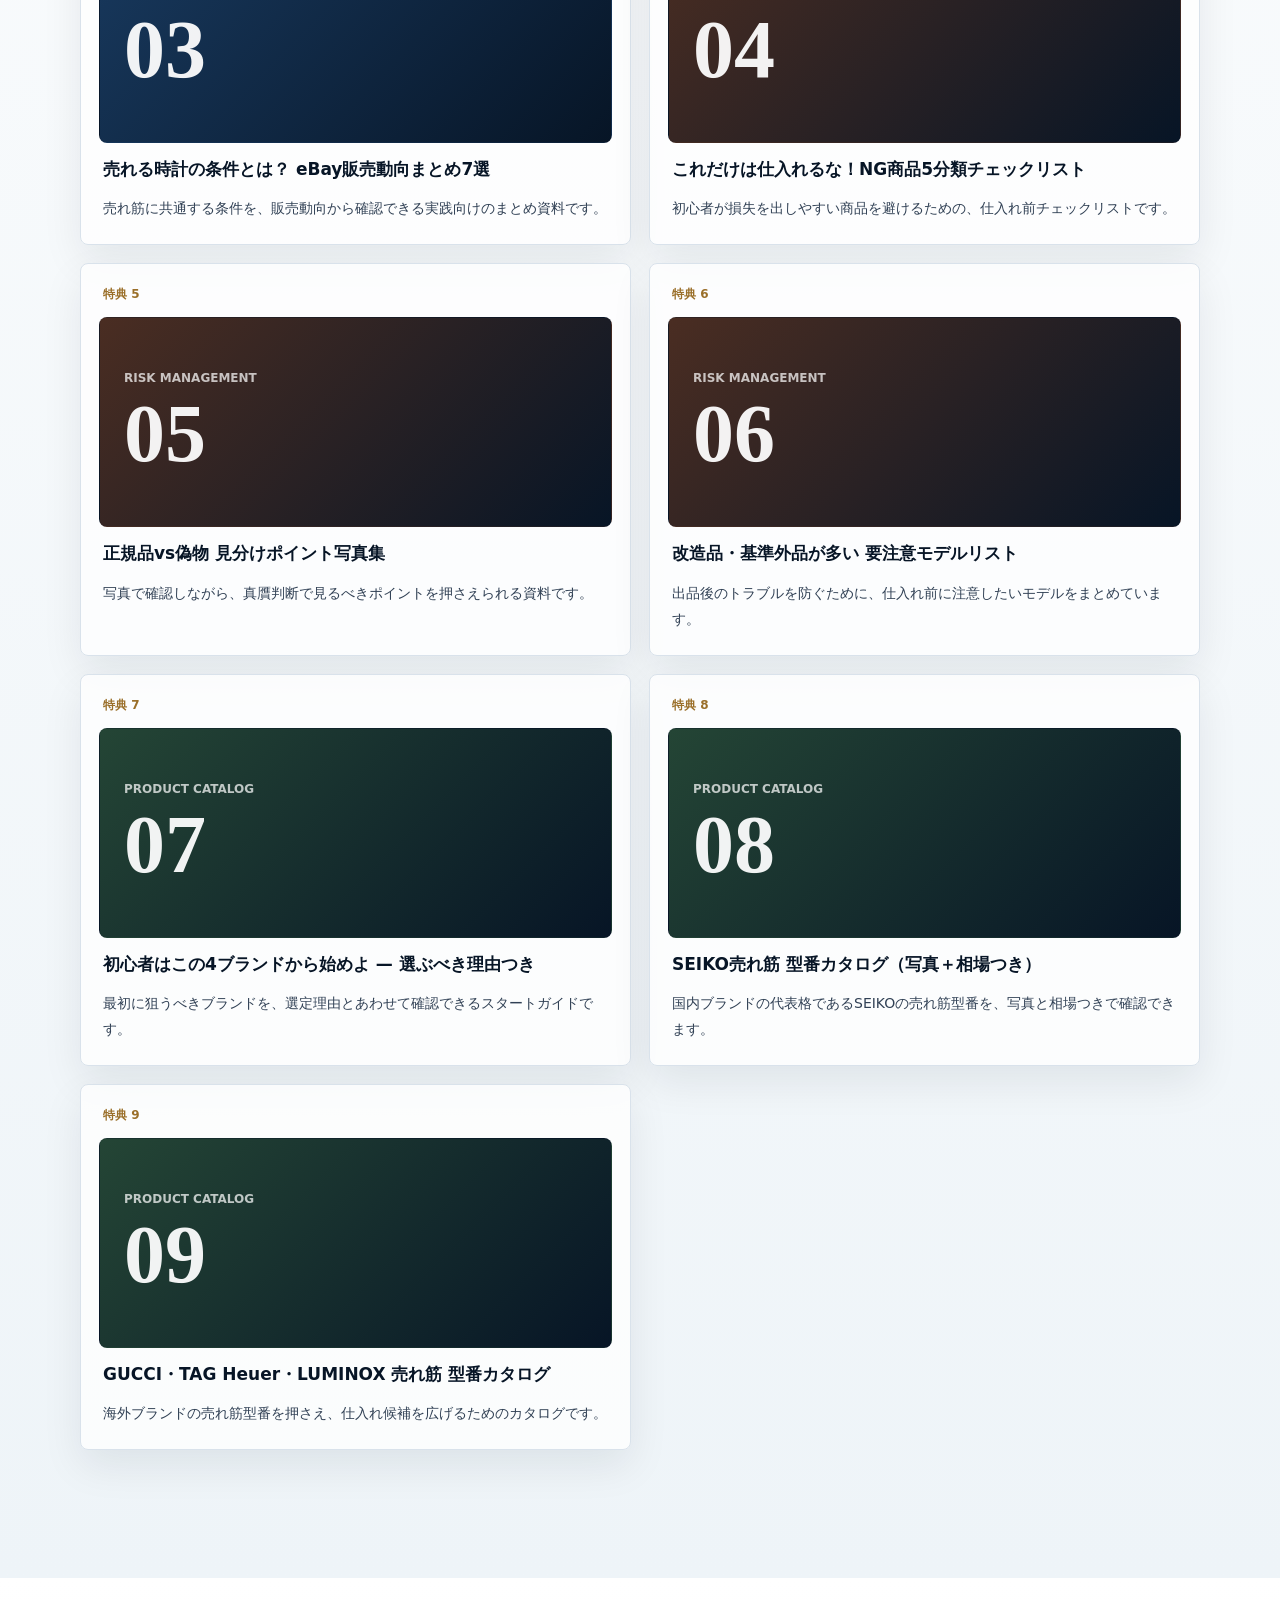
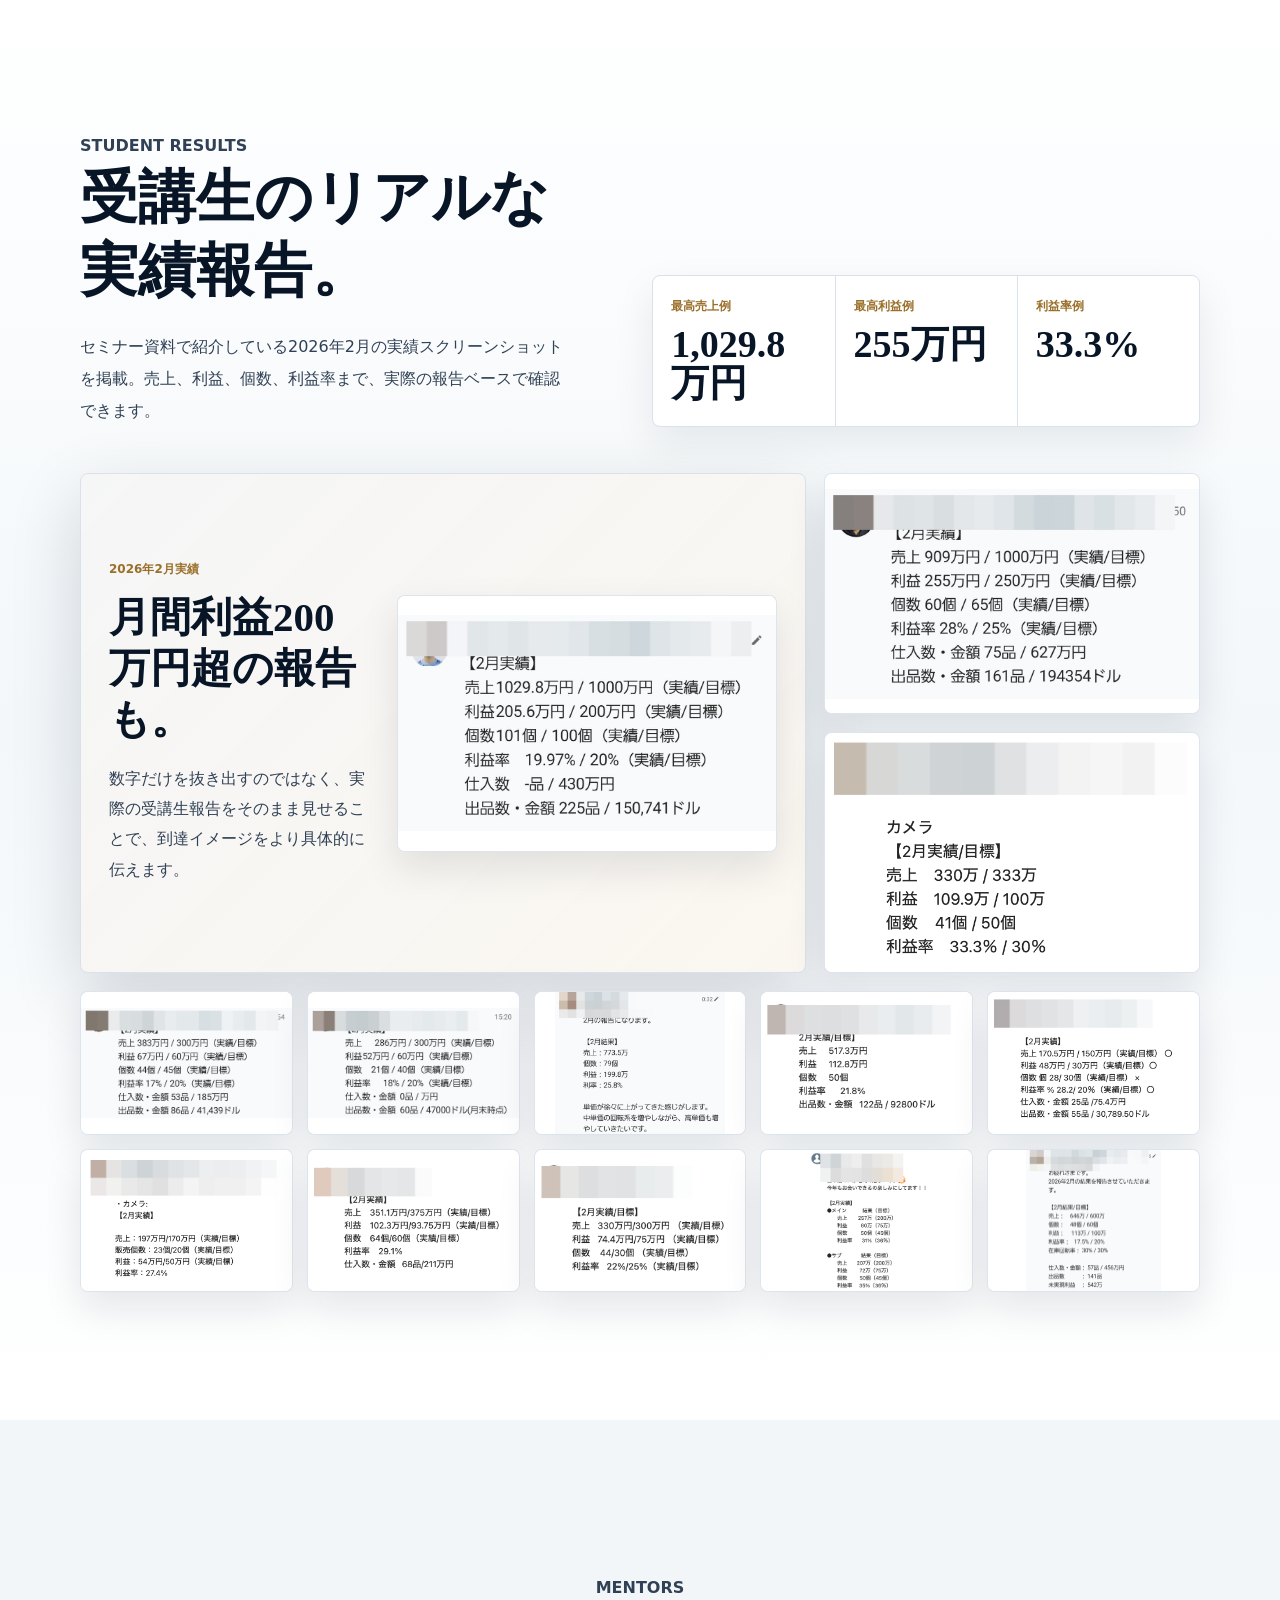
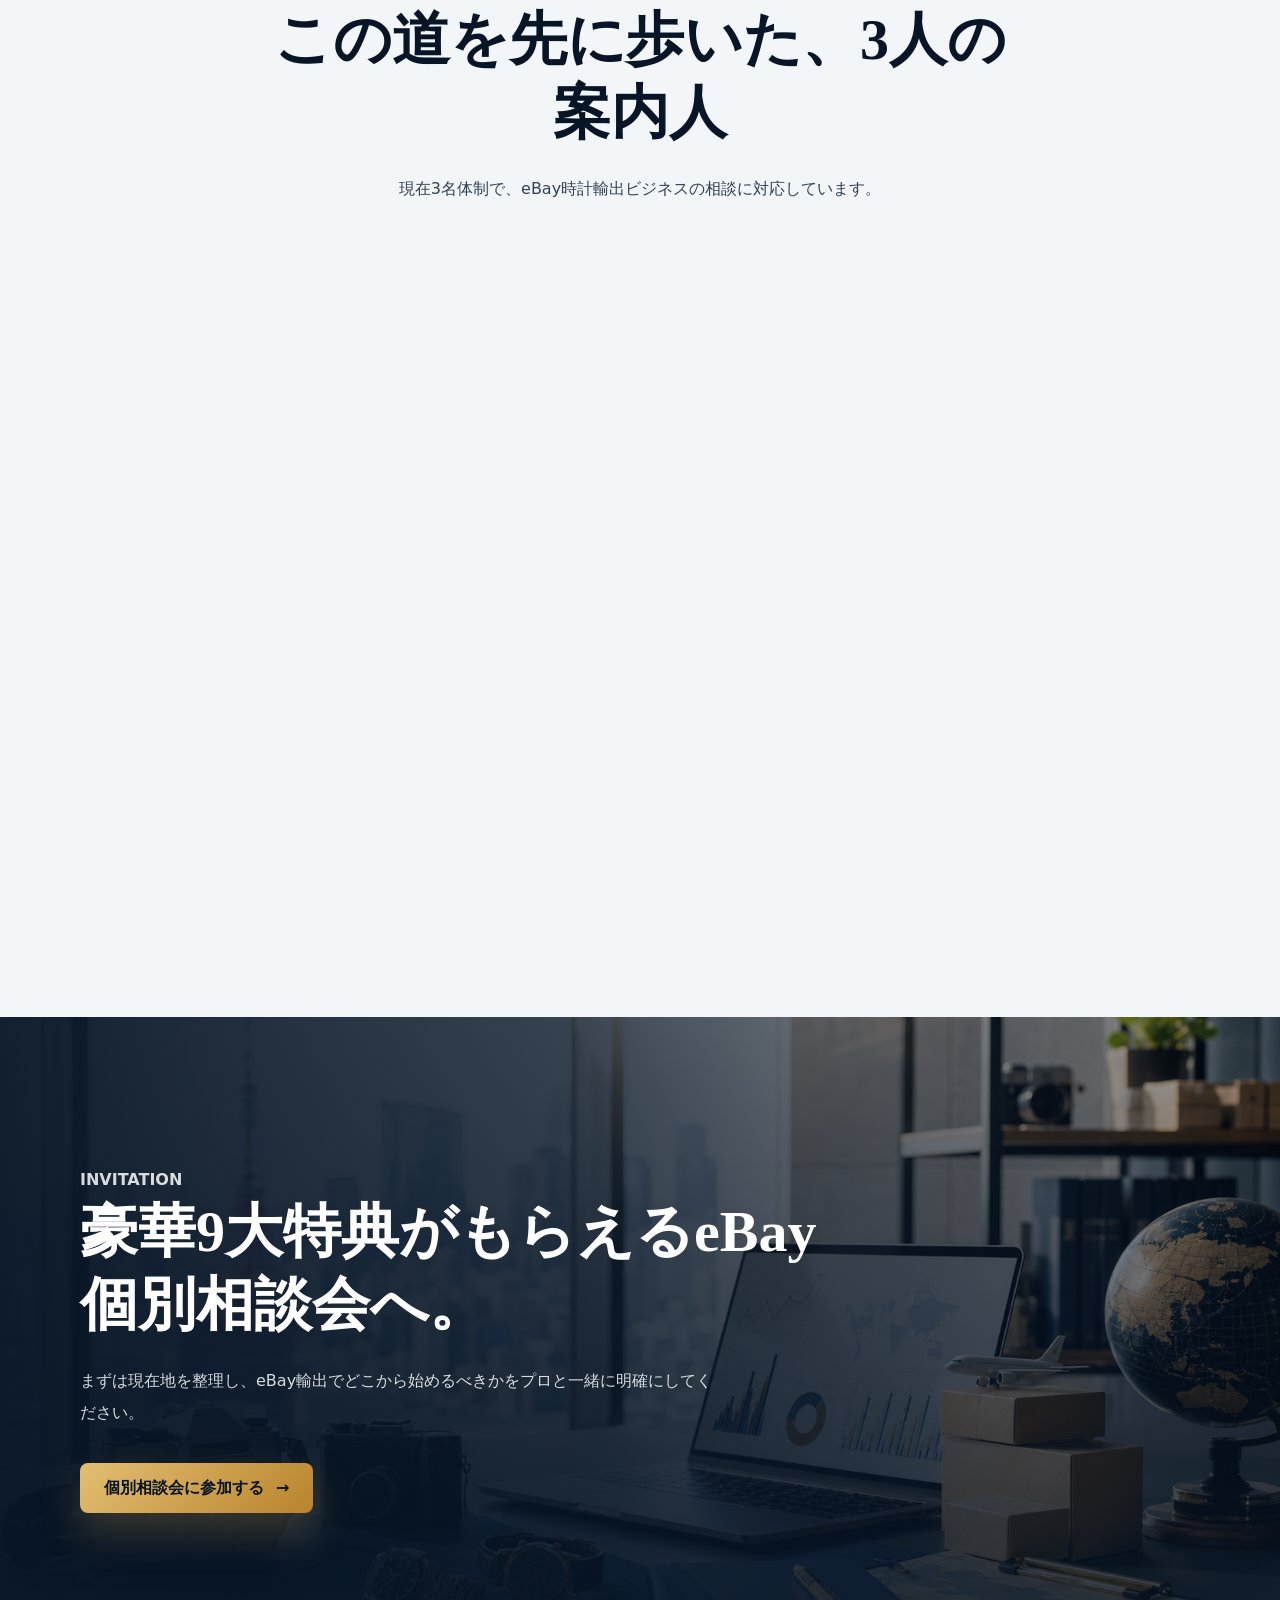
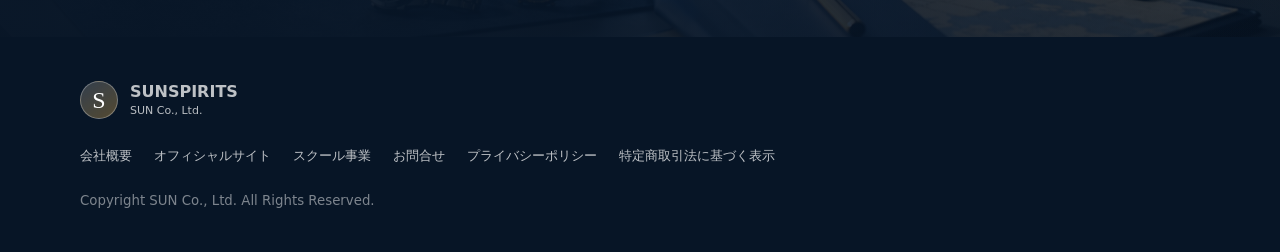
<file: tokei/index.html>
<!doctype html>
<html lang="ja">
  <head>
    <meta charset="utf-8" />
    <meta name="viewport" content="width=device-width, initial-scale=1" />
    <title>最新eBay時計輸出完全攻略講義 | SUNSPIRITS</title>
    <meta
      name="description"
      content="SUNSPIRITSによるeBay輸出完全攻略講義。動画視聴者限定で、eBayのプロに相談できる個別相談会と9大特典をご案内します。"
    />
    <meta name="theme-color" content="#071526" />
    <link rel="preload" as="image" href="../assets/hero-global-export.png" />
    <link rel="stylesheet" href="../styles.css" />
  </head>
  <body>
    <a class="skip-link" href="#main">本文へ移動</a>

    <header class="site-header" data-header>
      <a class="brand" href="#" aria-label="SUNSPIRITS トップへ">
        <span class="brand-mark">S</span>
        <span>
          <span class="brand-name">SUNSPIRITS</span>
          <span class="brand-sub">eBay Export Business School</span>
        </span>
      </a>
      <nav class="header-nav" aria-label="主要ナビゲーション">
        <a href="#lecture">講義内容</a>
        <a href="#consultation">個別相談</a>
        <a href="#bonuses">9大特典</a>
        <a href="#mentors">講師</a>
      </nav>
      <a class="header-cta" href="https://liff.line.me/1656771573-3yz5OnDE/landing?follow=%40918qfpmk&amp;liff_id=1656771573-3yz5OnDE&amp;lp=riUDQX">
        個別相談へ
        <span aria-hidden="true">→</span>
      </a>
    </header>

    <main id="main">
      <section class="hero" aria-labelledby="hero-title">
        <picture class="hero-bg" aria-hidden="true">
          <img src="../assets/hero-global-export.png" alt="" />
        </picture>
        <div class="hero-overlay"></div>
        <div class="hero-inner">
          <p class="eyebrow">2026 Special Lecture / Cross-Border Ecommerce</p>
          <h1 id="hero-title">
            <span>越境ECで、</span>
            <span>世界を顧客に。</span>
          </h1>
          <p class="hero-lead">
            eBay輸出に特化したSUNSPIRITSが、儲かる根拠、実際の生徒実績、仕入れから販売までの現場を一本の講義にまとめました。
          </p>
          <div class="hero-actions" aria-label="申し込み導線">
            <a class="primary-button" href="https://liff.line.me/1656771573-3yz5OnDE/landing?follow=%40918qfpmk&amp;liff_id=1656771573-3yz5OnDE&amp;lp=riUDQX">
              eBay個別相談会に参加する
              <span aria-hidden="true">→</span>
            </a>
            <a class="secondary-button" href="#lecture">講義内容を見る</a>
          </div>
          <dl class="hero-proof" aria-label="SUNSPIRITS実績">
            <div>
              <dt>指導実績</dt>
              <dd>2,500名以上</dd>
            </div>
            <div>
              <dt>月収100万円</dt>
              <dd>200名以上</dd>
            </div>
            <div>
              <dt>専門領域</dt>
              <dd>eBay輸出</dd>
            </div>
          </dl>
        </div>
      </section>

      <section class="intro-band">
        <div class="section-inner intro-grid">
          <div>
            <p class="section-kicker">Before Watching</p>
            <h2>最新eBay輸出完全攻略講義をご覧いただく前に</h2>
          </div>
          <div class="intro-copy">
            <p>
              この講義は、eBay輸出ビジネスの全体像を短時間で理解し、個別相談会で具体的な戦略まで相談できるように設計した限定公開コンテンツです。
            </p>
            <div class="countdown" aria-label="公開期間">
              <span>公開期間</span>
              <strong data-countdown>5日間限定</strong>
            </div>
          </div>
        </div>
      </section>

      <section class="section lecture-section" id="lecture" aria-labelledby="lecture-title">
        <div class="section-inner split-layout">
          <div class="section-copy reveal">
            <p class="section-kicker">Complete Lecture</p>
            <h2 id="lecture-title">動画でわかる、eBay時計輸出の勝ち筋。</h2>
            <p>
              単なる転売の枠を超え、なぜ「日本の中古時計」が世界で圧倒的に稼げるのか。その本質から具体的な運用ツール、成功者の行動モデルまでを網羅しています。
            </p>
          </div>
          <div class="video-panel reveal" aria-label="最新eBay時計輸出完全攻略動画">
            <iframe
              src="https://player.vimeo.com/video/1008717625?badge=0&amp;autopause=0&amp;player_id=0"
              title="最新eBay時計輸出完全攻略講義"
              allow="autoplay; fullscreen; picture-in-picture; clipboard-write; encrypted-media; web-share"
              referrerpolicy="strict-origin-when-cross-origin"
              loading="lazy"
              allowfullscreen
            ></iframe>
          </div>
        </div>

        <div class="section-inner parts-grid lecture-parts-grid" aria-label="動画内容">
          <article class="part-card lecture-part-card reveal">
            <span>A Part</span>
            <h3>eBay時計輸出の詳細「儲かる根拠」</h3>
            <p>世界190カ国以上に広がる市場で、なぜ日本の中古時計が選ばれるのか。その構造的優位性を解説します。</p>
            <ul>
              <li><strong>小さくて高単価:</strong> 送料を抑えながら、1本で数万円から十数万円の利益を狙える。</li>
              <li><strong>Used in Japan:</strong> 日本人が物を大切に扱う文化が、海外の富裕層やコレクターから評価される。</li>
              <li><strong>アンティークの資産価値:</strong> 50年以上前の時計が希少性によって価値を増す市場構造を学べる。</li>
              <li><strong>内外価格差:</strong> ヤフオク等とeBayの販売価格を比較し、約2倍の価格差が生まれる実例を確認。</li>
              <li><strong>輸出の副産物:</strong> 利益に加え、仕入れや経費にかかった消費税還付のメリットも紹介。</li>
            </ul>
          </article>
          <article class="part-card lecture-part-card reveal">
            <span>B Part</span>
            <h3>実録・スクール生の驚異的な稼ぎを公開</h3>
            <p>初心者からスタートし、短期間で人生を変えた受講生たちの具体的な成果と行動を紹介します。</p>
            <ul>
              <li><strong>利益213万円・月商850万円:</strong> 会社員時代を超え、独立を果たした元カメラ転売経験者の事例。</li>
              <li><strong>アベレージ月利160万円:</strong> 副業未経験から高収益を安定させた講師陣の実績。</li>
              <li><strong>地方・在宅で月利100万円:</strong> 家から一歩も出ずに仕入れ、環境に左右されず稼ぐ再現性。</li>
              <li><strong>23歳の現役大学生:</strong> 就職前に月利150万円を達成した、努力の方向性を公開。</li>
              <li><strong>副業OLから独立:</strong> 開始7ヶ月で給料の2倍を稼ぎ、精神的余裕を手にした女性の事例。</li>
            </ul>
          </article>
          <article class="part-card lecture-part-card reveal">
            <span>C Part</span>
            <h3>アカウントと運用システムの特別公開</h3>
            <p>机上の空論ではなく、実際に利益を生んでいるアカウントの裏側と、それを支える効率化の仕組みを見せます。</p>
            <ul>
              <li><strong>実在アカウント公開:</strong> 「MAT Watch Japan」を例に、売れるストアのブランディングを共有。</li>
              <li><strong>プロによる撮影代行:</strong> 黒背景の商品写真と、1件350円で依頼できる仕組みを紹介。</li>
              <li><strong>eBayストック:</strong> 英文作成、利益計算、在庫管理までをワンクリックで完結させる管理ツール。</li>
              <li><strong>完全個別指導:</strong> 1品ずつの添削で、買ってはいけない商品や高値販売のタイトル設定を判断。</li>
              <li><strong>リスク管理:</strong> アカウント停止リスクや、海外特有の関税トラブルへの対処法を伝授。</li>
            </ul>
          </article>
        </div>
      </section>

      <section class="section dark-section" id="consultation" aria-labelledby="consultation-title">
        <div class="section-inner split-layout reverse">
          <div class="image-panel reveal">
            <img src="../assets/private-consultation.png" alt="eBay輸出の個別相談を行うビジネス相談室" />
          </div>
          <div class="section-copy light reveal">
            <p class="section-kicker">Private Session</p>
            <h2 id="consultation-title">動画視聴者限定。eBayのプロに相談できる個別相談会へ。</h2>
            <p>
              現在の資金状況、扱いたい商材、使える時間、目標利益に合わせて、最短距離で進むための優先順位を整理します。
            </p>
            <div class="consult-list" aria-label="個別相談会で得られること">
              <div>
                <strong>稼ぐ最短距離を学べる</strong>
                <span>成功者の実践に基づいて、最初に見るべき商品、避けるべき判断を明確にします。</span>
              </div>
              <div>
                <strong>質問・相談が可能</strong>
                <span>動画で気になった点や、自分に当てはめた場合の不安をその場で相談できます。</span>
              </div>
              <div>
                <strong>資金状況に応じた助言</strong>
                <span>低資金から始める場合も、在庫・仕入れ・販売価格の組み方を現実的に設計します。</span>
              </div>
            </div>
            <a class="primary-button light-button" href="https://liff.line.me/1656771573-3yz5OnDE/landing?follow=%40918qfpmk&amp;liff_id=1656771573-3yz5OnDE&amp;lp=riUDQX">
              相談枠を確認する
              <span aria-hidden="true">→</span>
            </a>
          </div>
        </div>
      </section>

      <section class="section bonus-section" id="bonuses" aria-labelledby="bonus-title">
        <div class="section-inner bonus-lead">
          <div class="section-copy reveal">
            <p class="section-kicker">Limited Bonuses</p>
            <h2 id="bonus-title">個別相談会ご参加の方へ、豪華9大特典。</h2>
            <p>
              動画を見終えた直後から、最短で動き出せる実践資料をまとめました。ブランド知識、失敗回避、売れ筋型番まで、時計輸出の初動に必要な判断材料を揃えています。
            </p>
          </div>
          <div class="bonus-visual reveal">
            <img src="../assets/watch-export-guide.png" alt="eBay時計輸出の特典資料イメージ" />
          </div>
        </div>

        <div class="section-inner bonus-grid" aria-label="豪華9大特典一覧">
          <article class="bonus-card reveal">
            <span>特典 1</span>
            <figure class="bonus-card-image bonus-card-index bonus-card-index-brand" aria-hidden="true">
              <strong>BRAND GUIDE</strong>
              <span>01</span>
            </figure>
            <h3>eBay時計輸出で扱う国内ブランド早わかり辞典</h3>
            <p>SEIKOをはじめ、まず押さえたい国内ブランドの特徴を短時間で把握できる入門資料です。</p>
          </article>
          <article class="bonus-card reveal">
            <span>特典 2</span>
            <figure class="bonus-card-image bonus-card-index bonus-card-index-brand" aria-hidden="true">
              <strong>BRAND GUIDE</strong>
              <span>02</span>
            </figure>
            <h3>eBay時計輸出で扱う海外ブランド早わかり辞典</h3>
            <p>GUCCI、TAG Heuer、LUMINOXなど、海外ブランドを扱う前に知るべき基礎を整理しています。</p>
          </article>
          <article class="bonus-card reveal">
            <span>特典 3</span>
            <figure class="bonus-card-image bonus-card-index bonus-card-index-brand" aria-hidden="true">
              <strong>BRAND GUIDE</strong>
              <span>03</span>
            </figure>
            <h3>売れる時計の条件とは？ eBay販売動向まとめ7選</h3>
            <p>売れ筋に共通する条件を、販売動向から確認できる実践向けのまとめ資料です。</p>
          </article>
          <article class="bonus-card reveal">
            <span>特典 4</span>
            <figure class="bonus-card-image bonus-card-index bonus-card-index-risk" aria-hidden="true">
              <strong>RISK MANAGEMENT</strong>
              <span>04</span>
            </figure>
            <h3>これだけは仕入れるな！NG商品5分類チェックリスト</h3>
            <p>初心者が損失を出しやすい商品を避けるための、仕入れ前チェックリストです。</p>
          </article>
          <article class="bonus-card reveal">
            <span>特典 5</span>
            <figure class="bonus-card-image bonus-card-index bonus-card-index-risk" aria-hidden="true">
              <strong>RISK MANAGEMENT</strong>
              <span>05</span>
            </figure>
            <h3>正規品vs偽物 見分けポイント写真集</h3>
            <p>写真で確認しながら、真贋判断で見るべきポイントを押さえられる資料です。</p>
          </article>
          <article class="bonus-card reveal">
            <span>特典 6</span>
            <figure class="bonus-card-image bonus-card-index bonus-card-index-risk" aria-hidden="true">
              <strong>RISK MANAGEMENT</strong>
              <span>06</span>
            </figure>
            <h3>改造品・基準外品が多い 要注意モデルリスト</h3>
            <p>出品後のトラブルを防ぐために、仕入れ前に注意したいモデルをまとめています。</p>
          </article>
          <article class="bonus-card reveal">
            <span>特典 7</span>
            <figure class="bonus-card-image bonus-card-index bonus-card-index-catalog" aria-hidden="true">
              <strong>PRODUCT CATALOG</strong>
              <span>07</span>
            </figure>
            <h3>初心者はこの4ブランドから始めよ — 選ぶべき理由つき</h3>
            <p>最初に狙うべきブランドを、選定理由とあわせて確認できるスタートガイドです。</p>
          </article>
          <article class="bonus-card reveal">
            <span>特典 8</span>
            <figure class="bonus-card-image bonus-card-index bonus-card-index-catalog" aria-hidden="true">
              <strong>PRODUCT CATALOG</strong>
              <span>08</span>
            </figure>
            <h3>SEIKO売れ筋 型番カタログ（写真＋相場つき）</h3>
            <p>国内ブランドの代表格であるSEIKOの売れ筋型番を、写真と相場つきで確認できます。</p>
          </article>
          <article class="bonus-card reveal">
            <span>特典 9</span>
            <figure class="bonus-card-image bonus-card-index bonus-card-index-catalog" aria-hidden="true">
              <strong>PRODUCT CATALOG</strong>
              <span>09</span>
            </figure>
            <h3>GUCCI・TAG Heuer・LUMINOX 売れ筋 型番カタログ</h3>
            <p>海外ブランドの売れ筋型番を押さえ、仕入れ候補を広げるためのカタログです。</p>
          </article>
        </div>
      </section>

      <section class="section results-section" aria-labelledby="results-title">
        <div class="section-inner results-lead">
          <div class="section-copy reveal">
            <p class="section-kicker">Student Results</p>
            <h2 id="results-title">受講生のリアルな実績報告。</h2>
            <p>
              セミナー資料で紹介している2026年2月の実績スクリーンショットを掲載。売上、利益、個数、利益率まで、実際の報告ベースで確認できます。
            </p>
          </div>
          <div class="proof-metrics reveal" aria-label="実績ハイライト">
            <div>
              <span>最高売上例</span>
              <strong>1,029.8万円</strong>
            </div>
            <div>
              <span>最高利益例</span>
              <strong>255万円</strong>
            </div>
            <div>
              <span>利益率例</span>
              <strong>33.3%</strong>
            </div>
          </div>
        </div>

        <div class="section-inner proof-showcase" aria-label="実績紹介スクリーンショット">
          <article class="proof-feature reveal">
            <div class="proof-feature-copy">
              <span>2026年2月実績</span>
              <h3>月間利益200万円超の報告も。</h3>
              <p>
                数字だけを抜き出すのではなく、実際の受講生報告をそのまま見せることで、到達イメージをより具体的に伝えます。
              </p>
            </div>
            <figure>
              <img src="../assets/results-proof/image11-anon.jpg" alt="売上1029.8万円、利益205.6万円の実績報告スクリーンショット" loading="lazy" />
            </figure>
          </article>

          <div class="proof-stack reveal" aria-label="実績紹介ピックアップ">
            <figure>
              <img src="../assets/results-proof/image12-anon.jpg" alt="売上909万円、利益255万円の実績報告スクリーンショット" loading="lazy" />
            </figure>
            <figure>
              <img src="../assets/results-proof/image17-anon.png" alt="売上330万円、利益109.9万円の実績報告スクリーンショット" loading="lazy" />
            </figure>
          </div>
        </div>

        <div class="section-inner proof-gallery reveal" aria-label="その他の実績紹介スクリーンショット">
          <figure>
            <img src="../assets/results-proof/image13-anon.jpg" alt="売上383万円、利益67万円の実績報告スクリーンショット" loading="lazy" />
          </figure>
          <figure>
            <img src="../assets/results-proof/image14-anon.jpg" alt="売上286万円、利益52万円の実績報告スクリーンショット" loading="lazy" />
          </figure>
          <figure>
            <img src="../assets/results-proof/image16-anon.jpg" alt="売上773.5万円、利益199.8万円の実績報告スクリーンショット" loading="lazy" />
          </figure>
          <figure>
            <img src="../assets/results-proof/image4-anon.png" alt="売上517.3万円、利益112.8万円の実績報告スクリーンショット" loading="lazy" />
          </figure>
          <figure>
            <img src="../assets/results-proof/image5-anon.png" alt="売上170.5万円、利益48万円の実績報告スクリーンショット" loading="lazy" />
          </figure>
          <figure>
            <img src="../assets/results-proof/image6-anon.png" alt="売上197万円、利益54万円の実績報告スクリーンショット" loading="lazy" />
          </figure>
          <figure>
            <img src="../assets/results-proof/image8-anon.png" alt="売上351.1万円、利益102.3万円の実績報告スクリーンショット" loading="lazy" />
          </figure>
          <figure>
            <img src="../assets/results-proof/image9-anon.png" alt="売上330万円、利益74.4万円の実績報告スクリーンショット" loading="lazy" />
          </figure>
          <figure>
            <img src="../assets/results-proof/image2-anon.png" alt="複数商材の2月実績報告スクリーンショット" loading="lazy" />
          </figure>
          <figure>
            <img src="../assets/results-proof/image21-anon.jpg" alt="売上646万円、利益113万円の実績報告スクリーンショット" loading="lazy" />
          </figure>
        </div>
      </section>

      <section class="section mentor-section" id="mentors" aria-labelledby="mentor-title">
        <div class="section-inner section-heading reveal">
          <p class="section-kicker">Mentors</p>
          <h2 id="mentor-title">この道を先に歩いた、3人の案内人</h2>
          <p>現在3名体制で、eBay時計輸出ビジネスの相談に対応しています。</p>
        </div>
        <div class="section-inner mentor-grid">
          <article class="mentor-card reveal">
            <figure class="mentor-photo mentor-kashiwakura">
              <img src="../assets/mentor-kashiwakura.jpg" alt="柏倉 大樹 講師" loading="lazy" />
            </figure>
            <p class="mentor-role">eBay時計輸出講師</p>
            <h3>柏倉 大樹 <span>かしわくら だいき</span></h3>
            <p>
              41歳で会社員を辞め、時計輸出ひとつで独立。以来、数えきれないほどの受講生を「月収100万円」の壁の向こう側へ送り出してきた、この領域の第一人者。
            </p>
          </article>
          <article class="mentor-card reveal">
            <figure class="mentor-photo mentor-matsui">
              <img src="../assets/mentor-matsui.jpg" alt="松井 俊典 講師" loading="lazy" />
            </figure>
            <p class="mentor-role">月収100万円達成者</p>
            <h3>松井 俊典 <span>まつい としのり</span></h3>
            <p>
              開始からわずか6ヶ月で月収100万円の壁を突破した、最速クラスの達成者。同じスピード感を受講生に再現させる、実戦型の指導が持ち味。
            </p>
          </article>
          <article class="mentor-card reveal">
            <figure class="mentor-photo mentor-matsuo">
              <img src="../assets/mentor-matsuo.jpg" alt="松尾 拓実 講師" loading="lazy" />
            </figure>
            <p class="mentor-role">コンサルティング講師</p>
            <h3>松尾 拓実 <span>まつお たくみ</span></h3>
            <p>
              常時およそ40名のコンサル生を抱える、再現性の職人。「なぜうまくいくのか」を言語化し、誰がやっても同じ結果を出せるように設計する指導者。
            </p>
          </article>
        </div>
      </section>

      <section class="final-cta" aria-labelledby="final-cta-title">
        <img src="../assets/hero-global-export.png" alt="" aria-hidden="true" />
        <div class="final-cta-overlay"></div>
        <div class="final-cta-inner reveal">
          <p class="section-kicker">Invitation</p>
          <h2 id="final-cta-title">豪華9大特典がもらえるeBay個別相談会へ。</h2>
          <p>
            まずは現在地を整理し、eBay輸出でどこから始めるべきかをプロと一緒に明確にしてください。
          </p>
          <a class="primary-button" href="https://liff.line.me/1656771573-3yz5OnDE/landing?follow=%40918qfpmk&amp;liff_id=1656771573-3yz5OnDE&amp;lp=riUDQX">
            個別相談会に参加する
            <span aria-hidden="true">→</span>
          </a>
        </div>
      </section>
    </main>

    <footer class="site-footer">
      <div class="footer-inner">
        <a class="brand footer-brand" href="#" aria-label="SUNSPIRITS トップへ">
          <span class="brand-mark">S</span>
          <span>
            <span class="brand-name">SUNSPIRITS</span>
            <span class="brand-sub">SUN Co., Ltd.</span>
          </span>
        </a>
        <nav aria-label="フッターナビゲーション">
          <a href="https://sunspirits.jp/about/">会社概要</a>
          <a href="https://sunspirits.jp/">オフィシャルサイト</a>
          <a href="https://sunspirits.jp/business/">スクール事業</a>
          <a href="https://sunspirits.jp/contact/">お問合せ</a>
          <a href="https://sunspirits.jp/privacy/">プライバシーポリシー</a>
          <a href="https://sunspirits.jp/law/">特定商取引法に基づく表示</a>
        </nav>
        <small>Copyright SUN Co., Ltd. All Rights Reserved.</small>
      </div>
    </footer>

    <div class="floating-cta" data-floating-cta>
      <span>限定特典付き</span>
      <a href="https://liff.line.me/1656771573-3yz5OnDE/landing?follow=%40918qfpmk&amp;liff_id=1656771573-3yz5OnDE&amp;lp=riUDQX">個別相談へ</a>
    </div>

    <script src="../script.js"></script>
  </body>
</html>
</file>
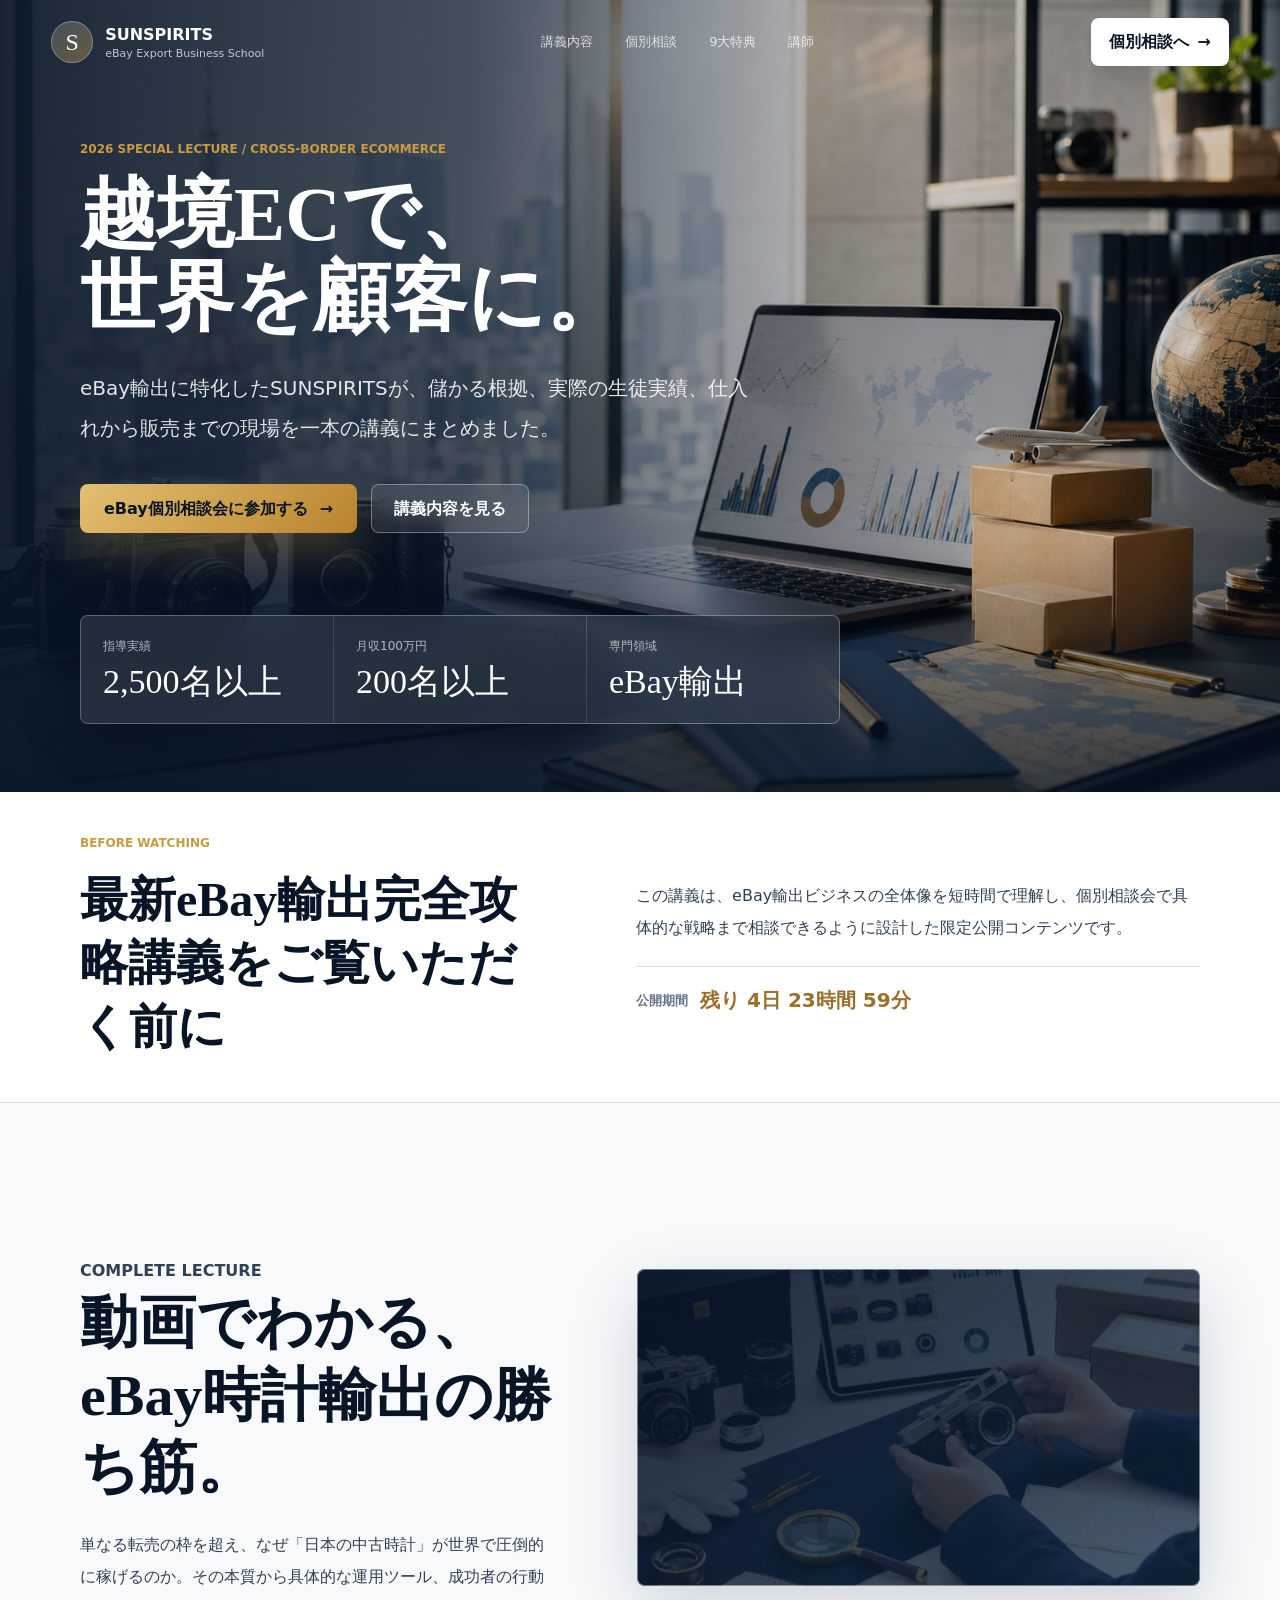
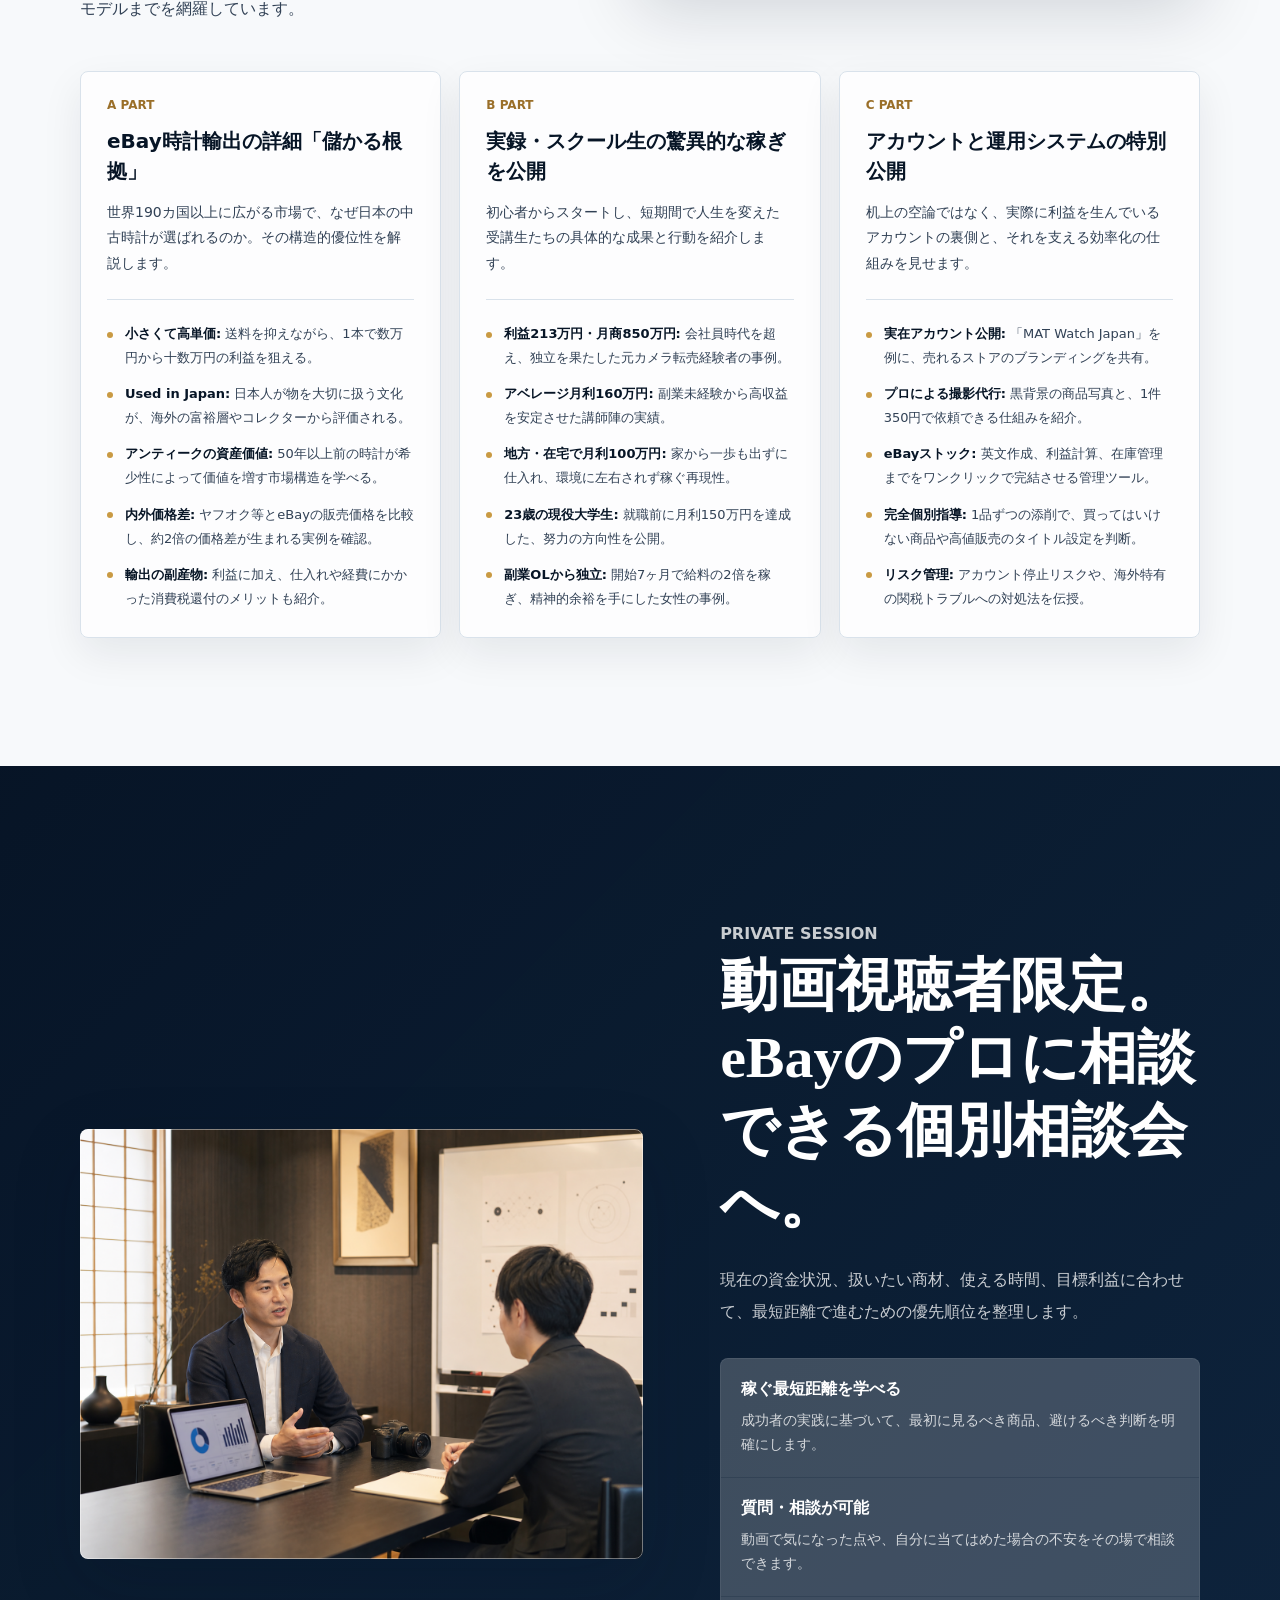
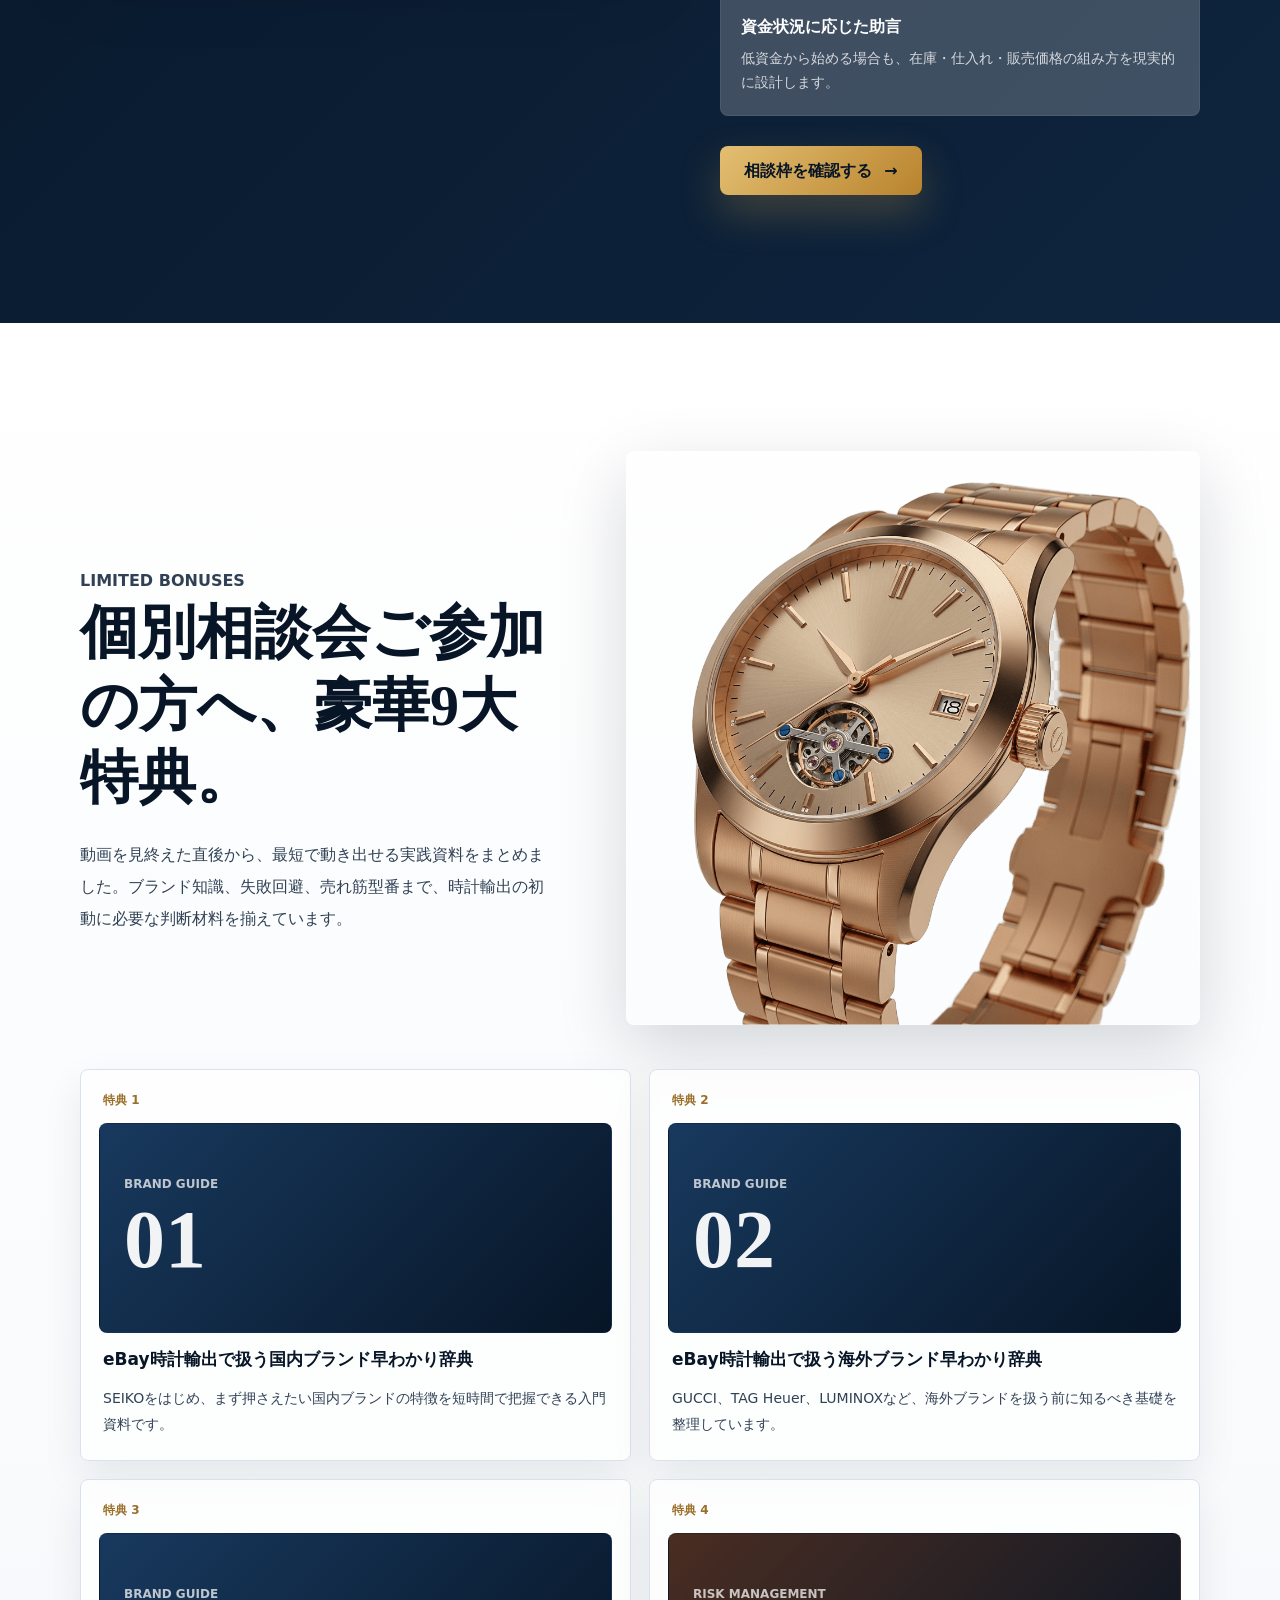
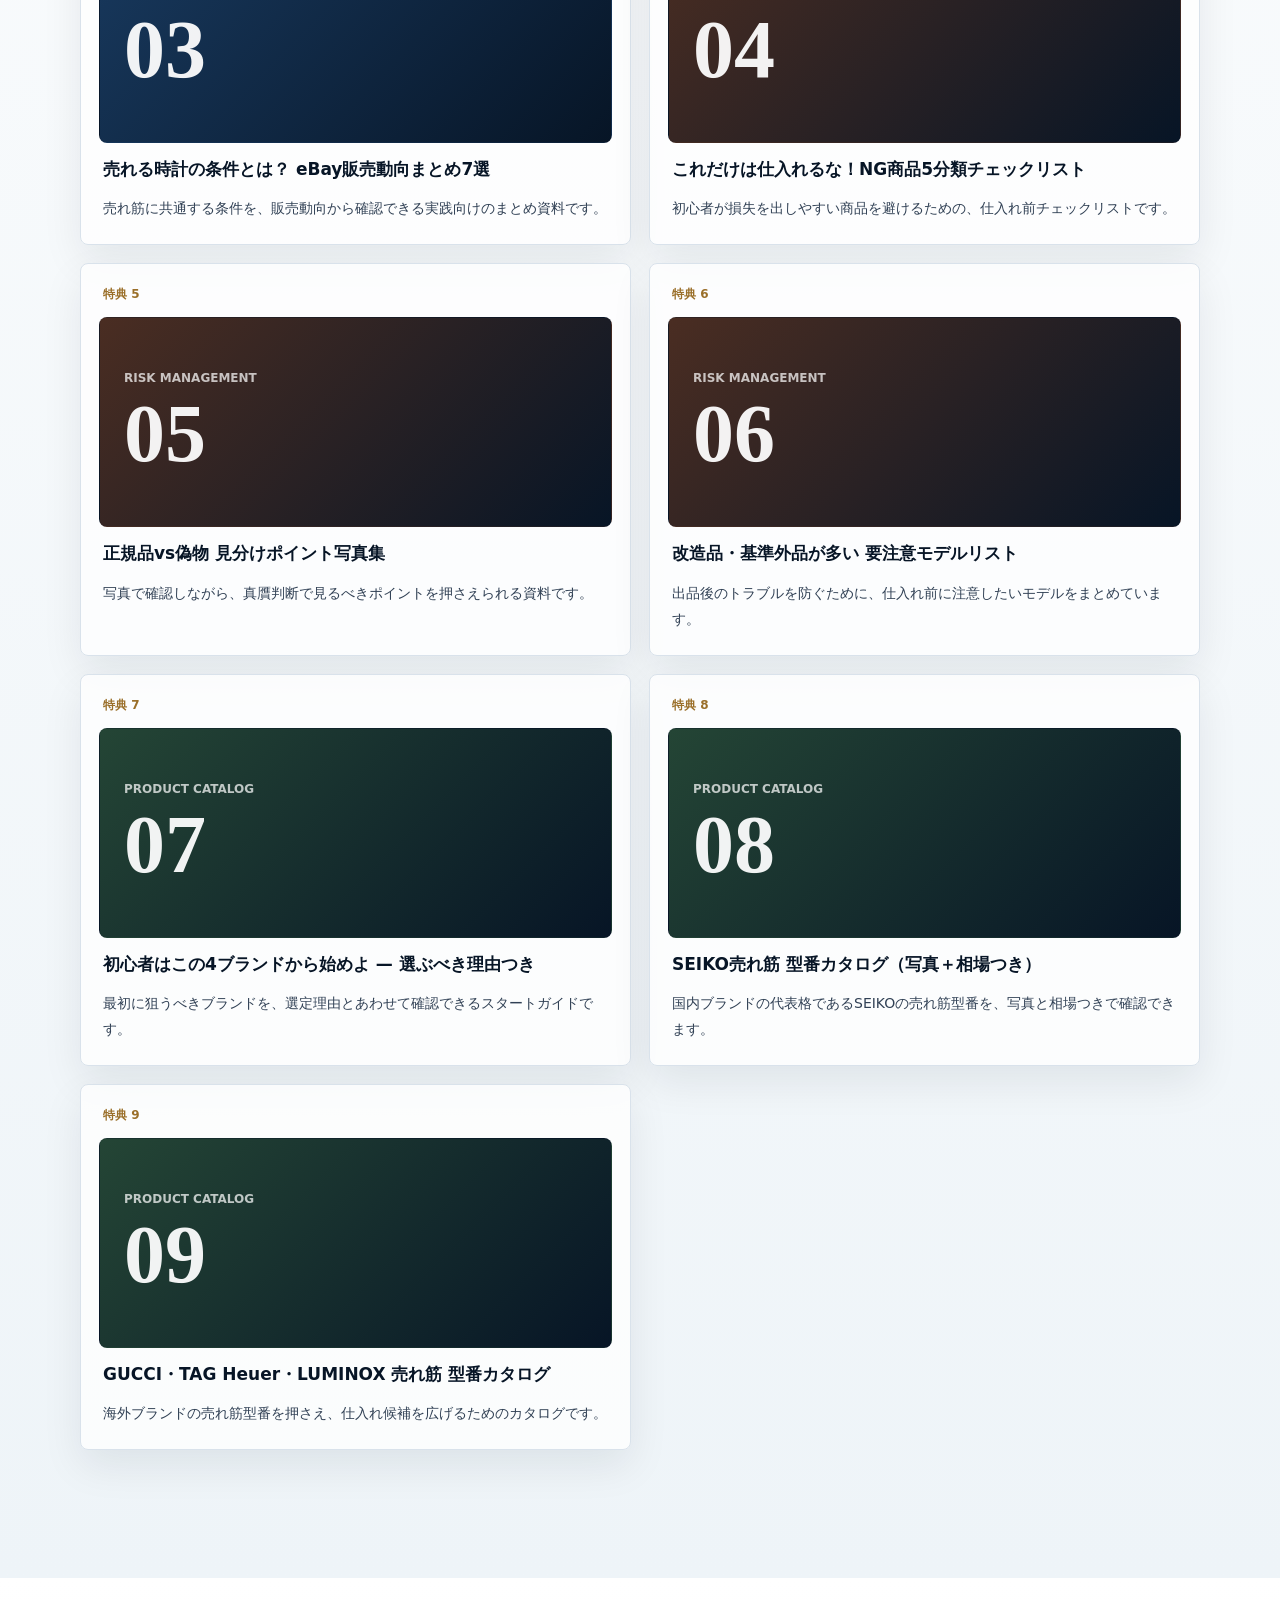
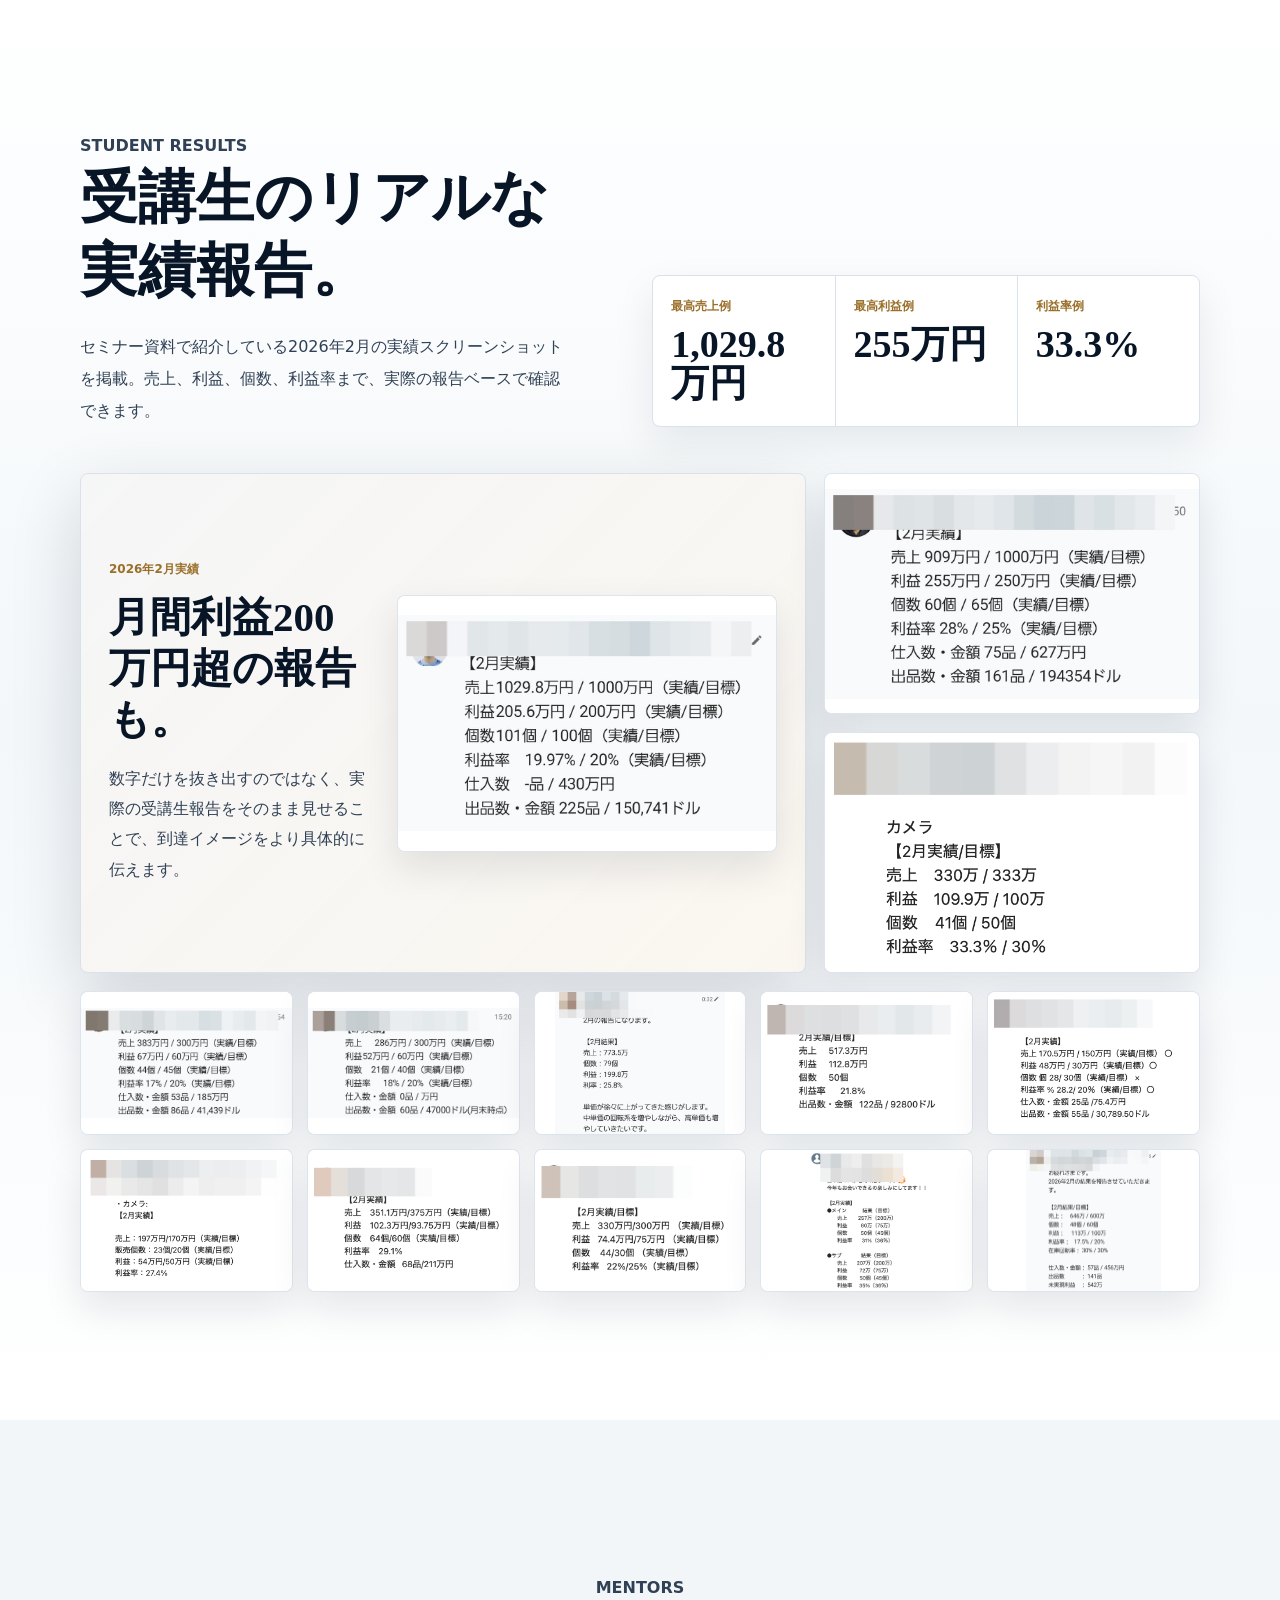
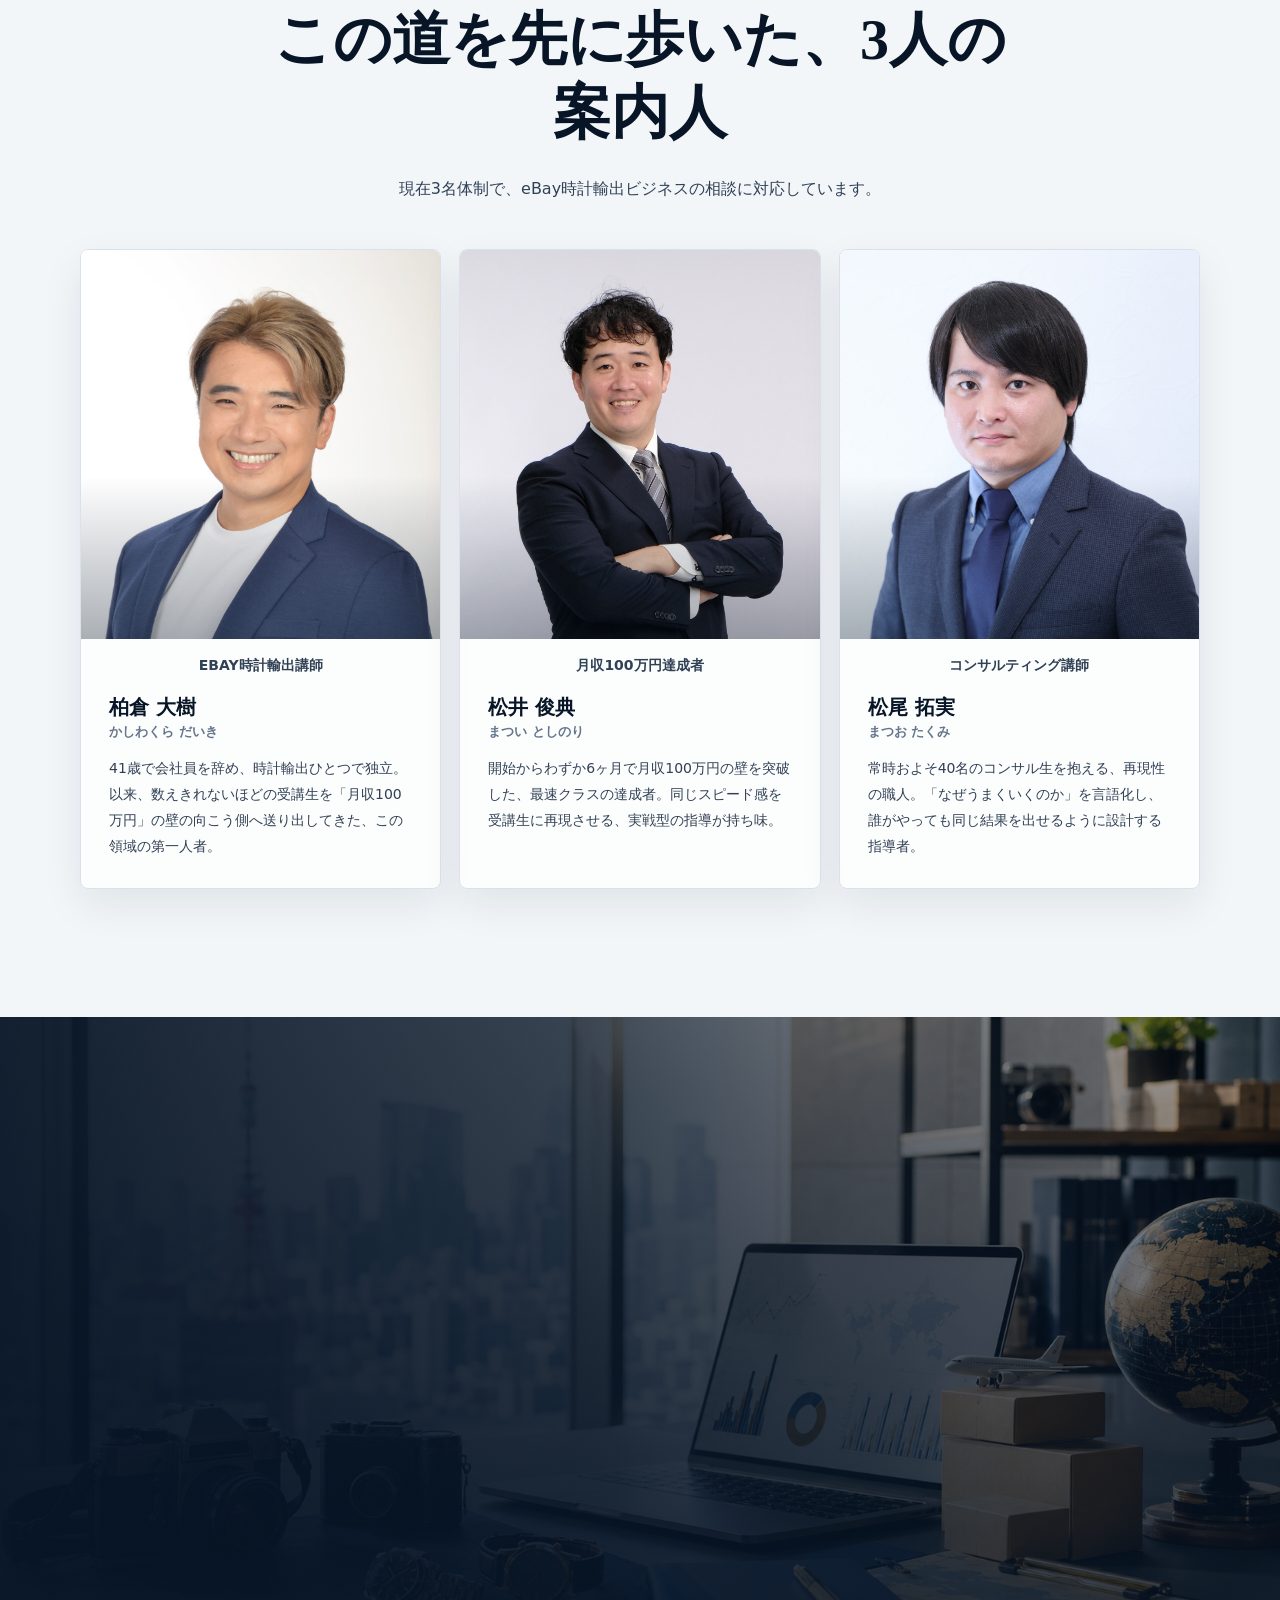
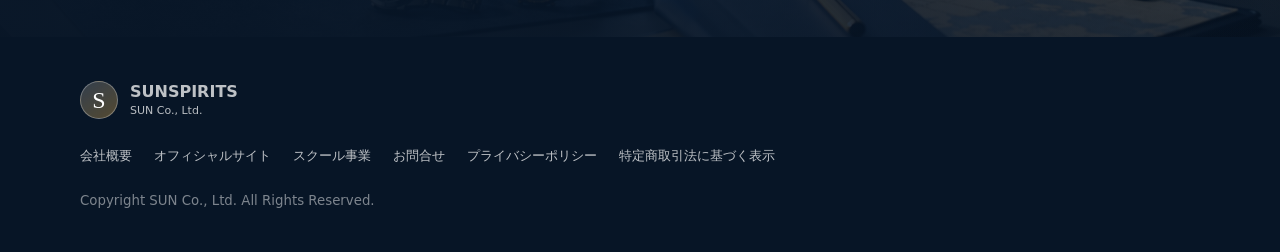
<file: index-tokei.html>
<!doctype html>
<html lang="ja">
  <head>
    <meta charset="utf-8" />
    <meta name="viewport" content="width=device-width, initial-scale=1" />
    <title>最新eBay時計輸出完全攻略講義 | SUNSPIRITS</title>
    <meta
      name="description"
      content="SUNSPIRITSによるeBay輸出完全攻略講義。動画視聴者限定で、eBayのプロに相談できる個別相談会と9大特典をご案内します。"
    />
    <meta name="theme-color" content="#071526" />
    <link rel="preload" as="image" href="./assets/hero-global-export.png" />
    <link rel="stylesheet" href="./styles.css" />
  </head>
  <body>
    <a class="skip-link" href="#main">本文へ移動</a>

    <header class="site-header" data-header>
      <a class="brand" href="#" aria-label="SUNSPIRITS トップへ">
        <span class="brand-mark">S</span>
        <span>
          <span class="brand-name">SUNSPIRITS</span>
          <span class="brand-sub">eBay Export Business School</span>
        </span>
      </a>
      <nav class="header-nav" aria-label="主要ナビゲーション">
        <a href="#lecture">講義内容</a>
        <a href="#consultation">個別相談</a>
        <a href="#bonuses">9大特典</a>
        <a href="#mentors">講師</a>
      </nav>
      <a class="header-cta" href="https://liff.line.me/1656771573-3yz5OnDE/landing?follow=%40918qfpmk&amp;liff_id=1656771573-3yz5OnDE&amp;lp=riUDQX">
        個別相談へ
        <span aria-hidden="true">→</span>
      </a>
    </header>

    <main id="main">
      <section class="hero" aria-labelledby="hero-title">
        <picture class="hero-bg" aria-hidden="true">
          <img src="./assets/hero-global-export.png" alt="" />
        </picture>
        <div class="hero-overlay"></div>
        <div class="hero-inner">
          <p class="eyebrow">2026 Special Lecture / Cross-Border Ecommerce</p>
          <h1 id="hero-title">
            <span>越境ECで、</span>
            <span>世界を顧客に。</span>
          </h1>
          <p class="hero-lead">
            eBay輸出に特化したSUNSPIRITSが、儲かる根拠、実際の生徒実績、仕入れから販売までの現場を一本の講義にまとめました。
          </p>
          <div class="hero-actions" aria-label="申し込み導線">
            <a class="primary-button" href="https://liff.line.me/1656771573-3yz5OnDE/landing?follow=%40918qfpmk&amp;liff_id=1656771573-3yz5OnDE&amp;lp=riUDQX">
              eBay個別相談会に参加する
              <span aria-hidden="true">→</span>
            </a>
            <a class="secondary-button" href="#lecture">講義内容を見る</a>
          </div>
          <dl class="hero-proof" aria-label="SUNSPIRITS実績">
            <div>
              <dt>指導実績</dt>
              <dd>2,500名以上</dd>
            </div>
            <div>
              <dt>月収100万円</dt>
              <dd>200名以上</dd>
            </div>
            <div>
              <dt>専門領域</dt>
              <dd>eBay輸出</dd>
            </div>
          </dl>
        </div>
      </section>

      <section class="intro-band">
        <div class="section-inner intro-grid">
          <div>
            <p class="section-kicker">Before Watching</p>
            <h2>最新eBay輸出完全攻略講義をご覧いただく前に</h2>
          </div>
          <div class="intro-copy">
            <p>
              この講義は、eBay輸出ビジネスの全体像を短時間で理解し、個別相談会で具体的な戦略まで相談できるように設計した限定公開コンテンツです。
            </p>
            <div class="countdown" aria-label="公開期間">
              <span>公開期間</span>
              <strong data-countdown>5日間限定</strong>
            </div>
          </div>
        </div>
      </section>

      <section class="section lecture-section" id="lecture" aria-labelledby="lecture-title">
        <div class="section-inner split-layout">
          <div class="section-copy reveal">
            <p class="section-kicker">Complete Lecture</p>
            <h2 id="lecture-title">動画でわかる、eBay時計輸出の勝ち筋。</h2>
            <p>
              単なる転売の枠を超え、なぜ「日本の中古時計」が世界で圧倒的に稼げるのか。その本質から具体的な運用ツール、成功者の行動モデルまでを網羅しています。
            </p>
          </div>
          <div class="video-panel reveal" aria-label="最新eBay時計輸出完全攻略動画">
            <iframe
              src="https://player.vimeo.com/video/1008717625?badge=0&amp;autopause=0&amp;player_id=0"
              title="最新eBay時計輸出完全攻略講義"
              allow="autoplay; fullscreen; picture-in-picture; clipboard-write; encrypted-media; web-share"
              referrerpolicy="strict-origin-when-cross-origin"
              loading="lazy"
              allowfullscreen
            ></iframe>
          </div>
        </div>

        <div class="section-inner parts-grid lecture-parts-grid" aria-label="動画内容">
          <article class="part-card lecture-part-card reveal">
            <span>A Part</span>
            <h3>eBay時計輸出の詳細「儲かる根拠」</h3>
            <p>世界190カ国以上に広がる市場で、なぜ日本の中古時計が選ばれるのか。その構造的優位性を解説します。</p>
            <ul>
              <li><strong>小さくて高単価:</strong> 送料を抑えながら、1本で数万円から十数万円の利益を狙える。</li>
              <li><strong>Used in Japan:</strong> 日本人が物を大切に扱う文化が、海外の富裕層やコレクターから評価される。</li>
              <li><strong>アンティークの資産価値:</strong> 50年以上前の時計が希少性によって価値を増す市場構造を学べる。</li>
              <li><strong>内外価格差:</strong> ヤフオク等とeBayの販売価格を比較し、約2倍の価格差が生まれる実例を確認。</li>
              <li><strong>輸出の副産物:</strong> 利益に加え、仕入れや経費にかかった消費税還付のメリットも紹介。</li>
            </ul>
          </article>
          <article class="part-card lecture-part-card reveal">
            <span>B Part</span>
            <h3>実録・スクール生の驚異的な稼ぎを公開</h3>
            <p>初心者からスタートし、短期間で人生を変えた受講生たちの具体的な成果と行動を紹介します。</p>
            <ul>
              <li><strong>利益213万円・月商850万円:</strong> 会社員時代を超え、独立を果たした元カメラ転売経験者の事例。</li>
              <li><strong>アベレージ月利160万円:</strong> 副業未経験から高収益を安定させた講師陣の実績。</li>
              <li><strong>地方・在宅で月利100万円:</strong> 家から一歩も出ずに仕入れ、環境に左右されず稼ぐ再現性。</li>
              <li><strong>23歳の現役大学生:</strong> 就職前に月利150万円を達成した、努力の方向性を公開。</li>
              <li><strong>副業OLから独立:</strong> 開始7ヶ月で給料の2倍を稼ぎ、精神的余裕を手にした女性の事例。</li>
            </ul>
          </article>
          <article class="part-card lecture-part-card reveal">
            <span>C Part</span>
            <h3>アカウントと運用システムの特別公開</h3>
            <p>机上の空論ではなく、実際に利益を生んでいるアカウントの裏側と、それを支える効率化の仕組みを見せます。</p>
            <ul>
              <li><strong>実在アカウント公開:</strong> 「MAT Watch Japan」を例に、売れるストアのブランディングを共有。</li>
              <li><strong>プロによる撮影代行:</strong> 黒背景の商品写真と、1件350円で依頼できる仕組みを紹介。</li>
              <li><strong>eBayストック:</strong> 英文作成、利益計算、在庫管理までをワンクリックで完結させる管理ツール。</li>
              <li><strong>完全個別指導:</strong> 1品ずつの添削で、買ってはいけない商品や高値販売のタイトル設定を判断。</li>
              <li><strong>リスク管理:</strong> アカウント停止リスクや、海外特有の関税トラブルへの対処法を伝授。</li>
            </ul>
          </article>
        </div>
      </section>

      <section class="section dark-section" id="consultation" aria-labelledby="consultation-title">
        <div class="section-inner split-layout reverse">
          <div class="image-panel reveal">
            <img src="./assets/private-consultation.png" alt="eBay輸出の個別相談を行うビジネス相談室" />
          </div>
          <div class="section-copy light reveal">
            <p class="section-kicker">Private Session</p>
            <h2 id="consultation-title">動画視聴者限定。eBayのプロに相談できる個別相談会へ。</h2>
            <p>
              現在の資金状況、扱いたい商材、使える時間、目標利益に合わせて、最短距離で進むための優先順位を整理します。
            </p>
            <div class="consult-list" aria-label="個別相談会で得られること">
              <div>
                <strong>稼ぐ最短距離を学べる</strong>
                <span>成功者の実践に基づいて、最初に見るべき商品、避けるべき判断を明確にします。</span>
              </div>
              <div>
                <strong>質問・相談が可能</strong>
                <span>動画で気になった点や、自分に当てはめた場合の不安をその場で相談できます。</span>
              </div>
              <div>
                <strong>資金状況に応じた助言</strong>
                <span>低資金から始める場合も、在庫・仕入れ・販売価格の組み方を現実的に設計します。</span>
              </div>
            </div>
            <a class="primary-button light-button" href="https://liff.line.me/1656771573-3yz5OnDE/landing?follow=%40918qfpmk&amp;liff_id=1656771573-3yz5OnDE&amp;lp=riUDQX">
              相談枠を確認する
              <span aria-hidden="true">→</span>
            </a>
          </div>
        </div>
      </section>

      <section class="section bonus-section" id="bonuses" aria-labelledby="bonus-title">
        <div class="section-inner bonus-lead">
          <div class="section-copy reveal">
            <p class="section-kicker">Limited Bonuses</p>
            <h2 id="bonus-title">個別相談会ご参加の方へ、豪華9大特典。</h2>
            <p>
              動画を見終えた直後から、最短で動き出せる実践資料をまとめました。ブランド知識、失敗回避、売れ筋型番まで、時計輸出の初動に必要な判断材料を揃えています。
            </p>
          </div>
          <div class="bonus-visual reveal">
            <img src="./assets/watch-export-guide.png" alt="eBay時計輸出の特典資料イメージ" />
          </div>
        </div>

        <div class="section-inner bonus-grid" aria-label="豪華9大特典一覧">
          <article class="bonus-card reveal">
            <span>特典 1</span>
            <figure class="bonus-card-image bonus-card-index bonus-card-index-brand" aria-hidden="true">
              <strong>BRAND GUIDE</strong>
              <span>01</span>
            </figure>
            <h3>eBay時計輸出で扱う国内ブランド早わかり辞典</h3>
            <p>SEIKOをはじめ、まず押さえたい国内ブランドの特徴を短時間で把握できる入門資料です。</p>
          </article>
          <article class="bonus-card reveal">
            <span>特典 2</span>
            <figure class="bonus-card-image bonus-card-index bonus-card-index-brand" aria-hidden="true">
              <strong>BRAND GUIDE</strong>
              <span>02</span>
            </figure>
            <h3>eBay時計輸出で扱う海外ブランド早わかり辞典</h3>
            <p>GUCCI、TAG Heuer、LUMINOXなど、海外ブランドを扱う前に知るべき基礎を整理しています。</p>
          </article>
          <article class="bonus-card reveal">
            <span>特典 3</span>
            <figure class="bonus-card-image bonus-card-index bonus-card-index-brand" aria-hidden="true">
              <strong>BRAND GUIDE</strong>
              <span>03</span>
            </figure>
            <h3>売れる時計の条件とは？ eBay販売動向まとめ7選</h3>
            <p>売れ筋に共通する条件を、販売動向から確認できる実践向けのまとめ資料です。</p>
          </article>
          <article class="bonus-card reveal">
            <span>特典 4</span>
            <figure class="bonus-card-image bonus-card-index bonus-card-index-risk" aria-hidden="true">
              <strong>RISK MANAGEMENT</strong>
              <span>04</span>
            </figure>
            <h3>これだけは仕入れるな！NG商品5分類チェックリスト</h3>
            <p>初心者が損失を出しやすい商品を避けるための、仕入れ前チェックリストです。</p>
          </article>
          <article class="bonus-card reveal">
            <span>特典 5</span>
            <figure class="bonus-card-image bonus-card-index bonus-card-index-risk" aria-hidden="true">
              <strong>RISK MANAGEMENT</strong>
              <span>05</span>
            </figure>
            <h3>正規品vs偽物 見分けポイント写真集</h3>
            <p>写真で確認しながら、真贋判断で見るべきポイントを押さえられる資料です。</p>
          </article>
          <article class="bonus-card reveal">
            <span>特典 6</span>
            <figure class="bonus-card-image bonus-card-index bonus-card-index-risk" aria-hidden="true">
              <strong>RISK MANAGEMENT</strong>
              <span>06</span>
            </figure>
            <h3>改造品・基準外品が多い 要注意モデルリスト</h3>
            <p>出品後のトラブルを防ぐために、仕入れ前に注意したいモデルをまとめています。</p>
          </article>
          <article class="bonus-card reveal">
            <span>特典 7</span>
            <figure class="bonus-card-image bonus-card-index bonus-card-index-catalog" aria-hidden="true">
              <strong>PRODUCT CATALOG</strong>
              <span>07</span>
            </figure>
            <h3>初心者はこの4ブランドから始めよ — 選ぶべき理由つき</h3>
            <p>最初に狙うべきブランドを、選定理由とあわせて確認できるスタートガイドです。</p>
          </article>
          <article class="bonus-card reveal">
            <span>特典 8</span>
            <figure class="bonus-card-image bonus-card-index bonus-card-index-catalog" aria-hidden="true">
              <strong>PRODUCT CATALOG</strong>
              <span>08</span>
            </figure>
            <h3>SEIKO売れ筋 型番カタログ（写真＋相場つき）</h3>
            <p>国内ブランドの代表格であるSEIKOの売れ筋型番を、写真と相場つきで確認できます。</p>
          </article>
          <article class="bonus-card reveal">
            <span>特典 9</span>
            <figure class="bonus-card-image bonus-card-index bonus-card-index-catalog" aria-hidden="true">
              <strong>PRODUCT CATALOG</strong>
              <span>09</span>
            </figure>
            <h3>GUCCI・TAG Heuer・LUMINOX 売れ筋 型番カタログ</h3>
            <p>海外ブランドの売れ筋型番を押さえ、仕入れ候補を広げるためのカタログです。</p>
          </article>
        </div>
      </section>

      <section class="section results-section" aria-labelledby="results-title">
        <div class="section-inner results-lead">
          <div class="section-copy reveal">
            <p class="section-kicker">Student Results</p>
            <h2 id="results-title">受講生のリアルな実績報告。</h2>
            <p>
              セミナー資料で紹介している2026年2月の実績スクリーンショットを掲載。売上、利益、個数、利益率まで、実際の報告ベースで確認できます。
            </p>
          </div>
          <div class="proof-metrics reveal" aria-label="実績ハイライト">
            <div>
              <span>最高売上例</span>
              <strong>1,029.8万円</strong>
            </div>
            <div>
              <span>最高利益例</span>
              <strong>255万円</strong>
            </div>
            <div>
              <span>利益率例</span>
              <strong>33.3%</strong>
            </div>
          </div>
        </div>

        <div class="section-inner proof-showcase" aria-label="実績紹介スクリーンショット">
          <article class="proof-feature reveal">
            <div class="proof-feature-copy">
              <span>2026年2月実績</span>
              <h3>月間利益200万円超の報告も。</h3>
              <p>
                数字だけを抜き出すのではなく、実際の受講生報告をそのまま見せることで、到達イメージをより具体的に伝えます。
              </p>
            </div>
            <figure>
              <img src="./assets/results-proof/image11-anon.jpg" alt="売上1029.8万円、利益205.6万円の実績報告スクリーンショット" loading="lazy" />
            </figure>
          </article>

          <div class="proof-stack reveal" aria-label="実績紹介ピックアップ">
            <figure>
              <img src="./assets/results-proof/image12-anon.jpg" alt="売上909万円、利益255万円の実績報告スクリーンショット" loading="lazy" />
            </figure>
            <figure>
              <img src="./assets/results-proof/image17-anon.png" alt="売上330万円、利益109.9万円の実績報告スクリーンショット" loading="lazy" />
            </figure>
          </div>
        </div>

        <div class="section-inner proof-gallery reveal" aria-label="その他の実績紹介スクリーンショット">
          <figure>
            <img src="./assets/results-proof/image13-anon.jpg" alt="売上383万円、利益67万円の実績報告スクリーンショット" loading="lazy" />
          </figure>
          <figure>
            <img src="./assets/results-proof/image14-anon.jpg" alt="売上286万円、利益52万円の実績報告スクリーンショット" loading="lazy" />
          </figure>
          <figure>
            <img src="./assets/results-proof/image16-anon.jpg" alt="売上773.5万円、利益199.8万円の実績報告スクリーンショット" loading="lazy" />
          </figure>
          <figure>
            <img src="./assets/results-proof/image4-anon.png" alt="売上517.3万円、利益112.8万円の実績報告スクリーンショット" loading="lazy" />
          </figure>
          <figure>
            <img src="./assets/results-proof/image5-anon.png" alt="売上170.5万円、利益48万円の実績報告スクリーンショット" loading="lazy" />
          </figure>
          <figure>
            <img src="./assets/results-proof/image6-anon.png" alt="売上197万円、利益54万円の実績報告スクリーンショット" loading="lazy" />
          </figure>
          <figure>
            <img src="./assets/results-proof/image8-anon.png" alt="売上351.1万円、利益102.3万円の実績報告スクリーンショット" loading="lazy" />
          </figure>
          <figure>
            <img src="./assets/results-proof/image9-anon.png" alt="売上330万円、利益74.4万円の実績報告スクリーンショット" loading="lazy" />
          </figure>
          <figure>
            <img src="./assets/results-proof/image2-anon.png" alt="複数商材の2月実績報告スクリーンショット" loading="lazy" />
          </figure>
          <figure>
            <img src="./assets/results-proof/image21-anon.jpg" alt="売上646万円、利益113万円の実績報告スクリーンショット" loading="lazy" />
          </figure>
        </div>
      </section>

      <section class="section mentor-section" id="mentors" aria-labelledby="mentor-title">
        <div class="section-inner section-heading reveal">
          <p class="section-kicker">Mentors</p>
          <h2 id="mentor-title">この道を先に歩いた、3人の案内人</h2>
          <p>現在3名体制で、eBay時計輸出ビジネスの相談に対応しています。</p>
        </div>
        <div class="section-inner mentor-grid">
          <article class="mentor-card reveal">
            <figure class="mentor-photo mentor-kashiwakura">
              <img src="./assets/mentor-kashiwakura.jpg" alt="柏倉 大樹 講師" loading="lazy" />
            </figure>
            <p class="mentor-role">eBay時計輸出講師</p>
            <h3>柏倉 大樹 <span>かしわくら だいき</span></h3>
            <p>
              41歳で会社員を辞め、時計輸出ひとつで独立。以来、数えきれないほどの受講生を「月収100万円」の壁の向こう側へ送り出してきた、この領域の第一人者。
            </p>
          </article>
          <article class="mentor-card reveal">
            <figure class="mentor-photo mentor-matsui">
              <img src="./assets/mentor-matsui.jpg" alt="松井 俊典 講師" loading="lazy" />
            </figure>
            <p class="mentor-role">月収100万円達成者</p>
            <h3>松井 俊典 <span>まつい としのり</span></h3>
            <p>
              開始からわずか6ヶ月で月収100万円の壁を突破した、最速クラスの達成者。同じスピード感を受講生に再現させる、実戦型の指導が持ち味。
            </p>
          </article>
          <article class="mentor-card reveal">
            <figure class="mentor-photo mentor-matsuo">
              <img src="./assets/mentor-matsuo.jpg" alt="松尾 拓実 講師" loading="lazy" />
            </figure>
            <p class="mentor-role">コンサルティング講師</p>
            <h3>松尾 拓実 <span>まつお たくみ</span></h3>
            <p>
              常時およそ40名のコンサル生を抱える、再現性の職人。「なぜうまくいくのか」を言語化し、誰がやっても同じ結果を出せるように設計する指導者。
            </p>
          </article>
        </div>
      </section>

      <section class="final-cta" aria-labelledby="final-cta-title">
        <img src="./assets/hero-global-export.png" alt="" aria-hidden="true" />
        <div class="final-cta-overlay"></div>
        <div class="final-cta-inner reveal">
          <p class="section-kicker">Invitation</p>
          <h2 id="final-cta-title">豪華9大特典がもらえるeBay個別相談会へ。</h2>
          <p>
            まずは現在地を整理し、eBay輸出でどこから始めるべきかをプロと一緒に明確にしてください。
          </p>
          <a class="primary-button" href="https://liff.line.me/1656771573-3yz5OnDE/landing?follow=%40918qfpmk&amp;liff_id=1656771573-3yz5OnDE&amp;lp=riUDQX">
            個別相談会に参加する
            <span aria-hidden="true">→</span>
          </a>
        </div>
      </section>
    </main>

    <footer class="site-footer">
      <div class="footer-inner">
        <a class="brand footer-brand" href="#" aria-label="SUNSPIRITS トップへ">
          <span class="brand-mark">S</span>
          <span>
            <span class="brand-name">SUNSPIRITS</span>
            <span class="brand-sub">SUN Co., Ltd.</span>
          </span>
        </a>
        <nav aria-label="フッターナビゲーション">
          <a href="https://sunspirits.jp/about/">会社概要</a>
          <a href="https://sunspirits.jp/">オフィシャルサイト</a>
          <a href="https://sunspirits.jp/business/">スクール事業</a>
          <a href="https://sunspirits.jp/contact/">お問合せ</a>
          <a href="https://sunspirits.jp/privacy/">プライバシーポリシー</a>
          <a href="https://sunspirits.jp/law/">特定商取引法に基づく表示</a>
        </nav>
        <small>Copyright SUN Co., Ltd. All Rights Reserved.</small>
      </div>
    </footer>

    <div class="floating-cta" data-floating-cta>
      <span>限定特典付き</span>
      <a href="https://liff.line.me/1656771573-3yz5OnDE/landing?follow=%40918qfpmk&amp;liff_id=1656771573-3yz5OnDE&amp;lp=riUDQX">個別相談へ</a>
    </div>

    <script src="./script.js"></script>
  </body>
</html>
</file>
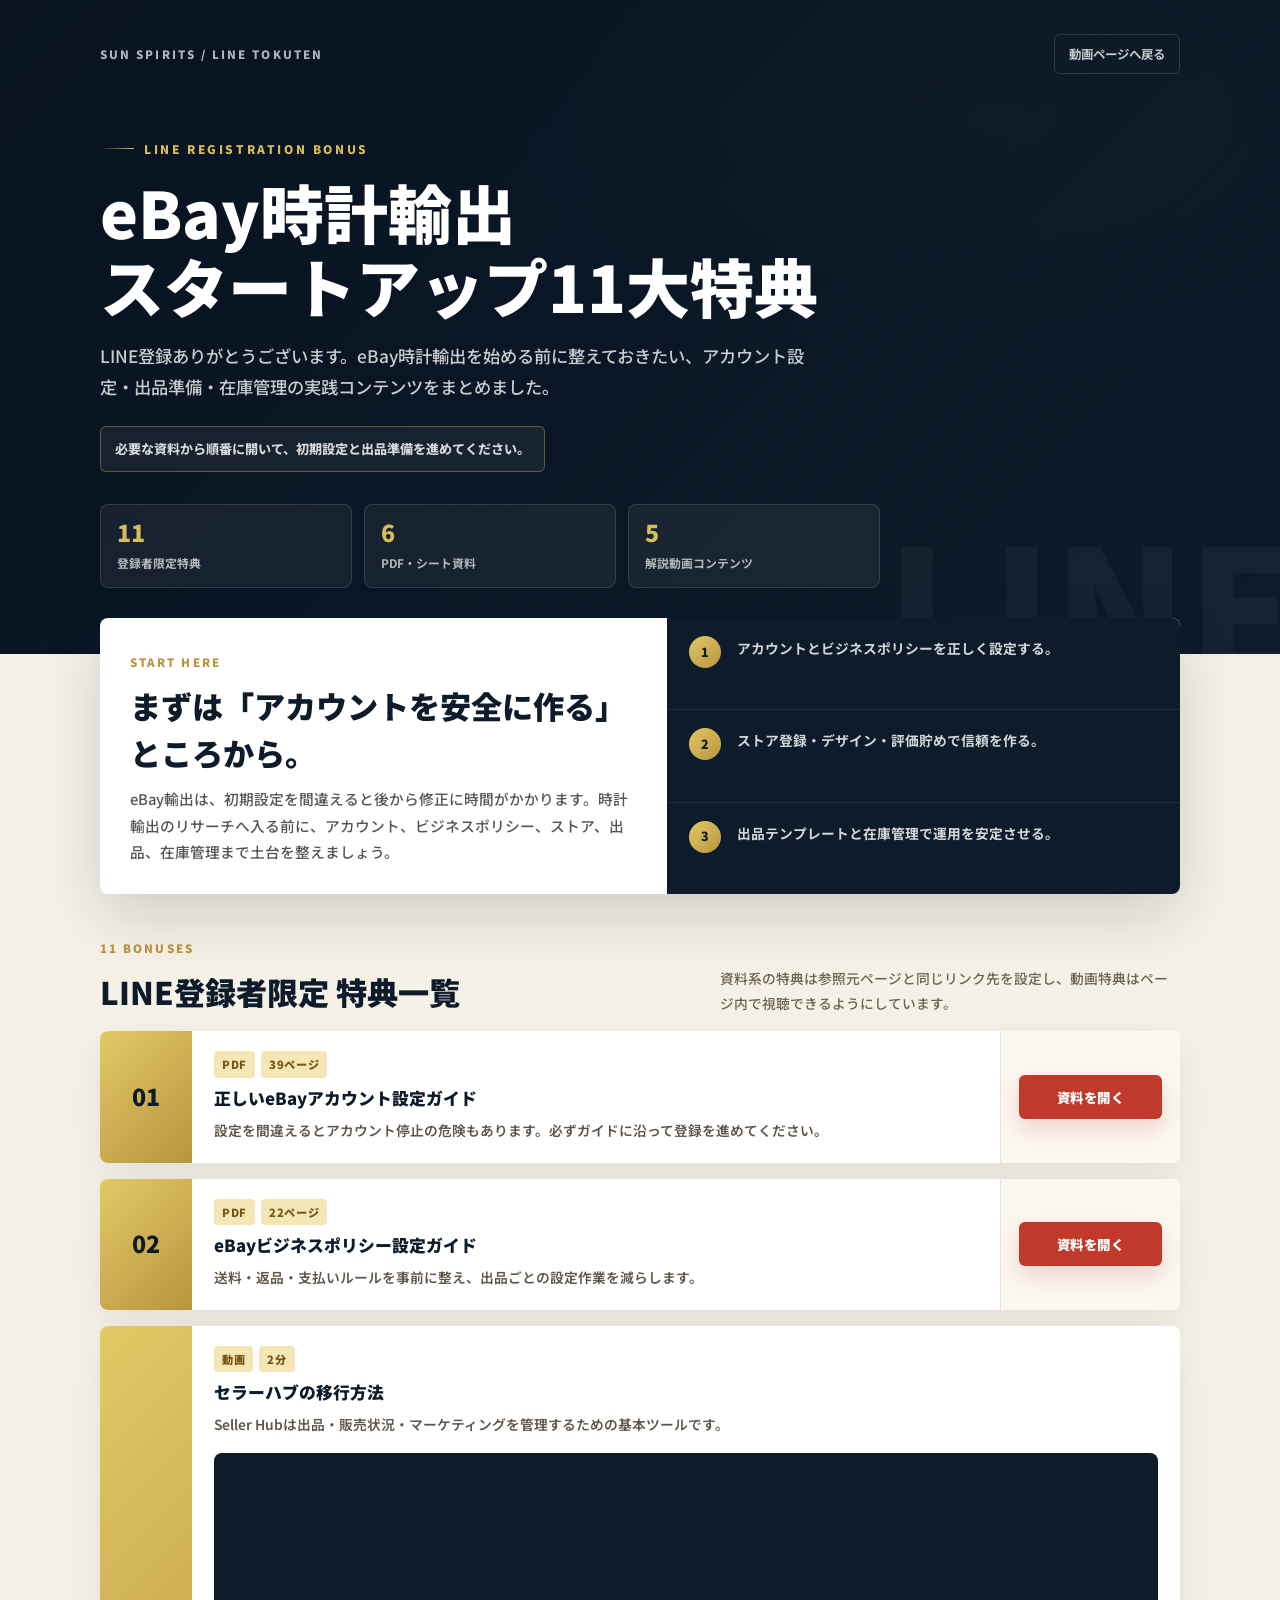
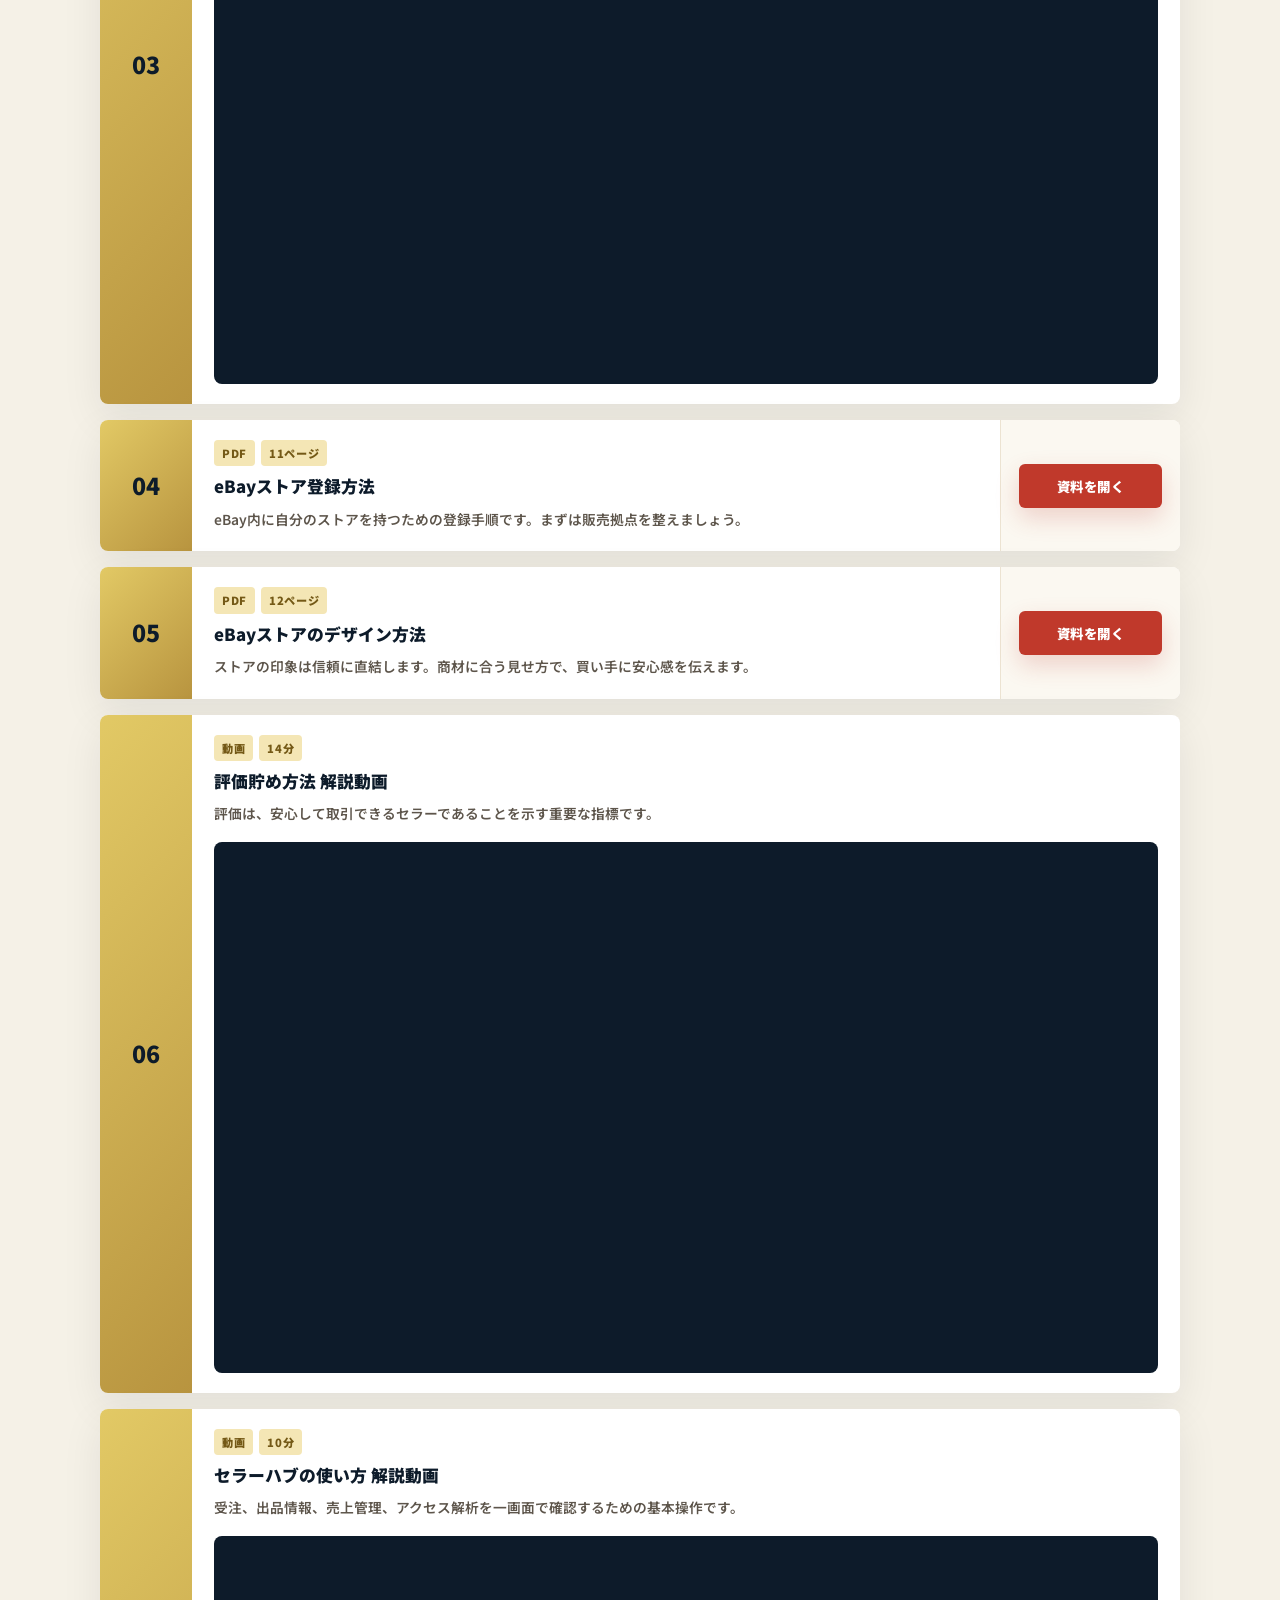
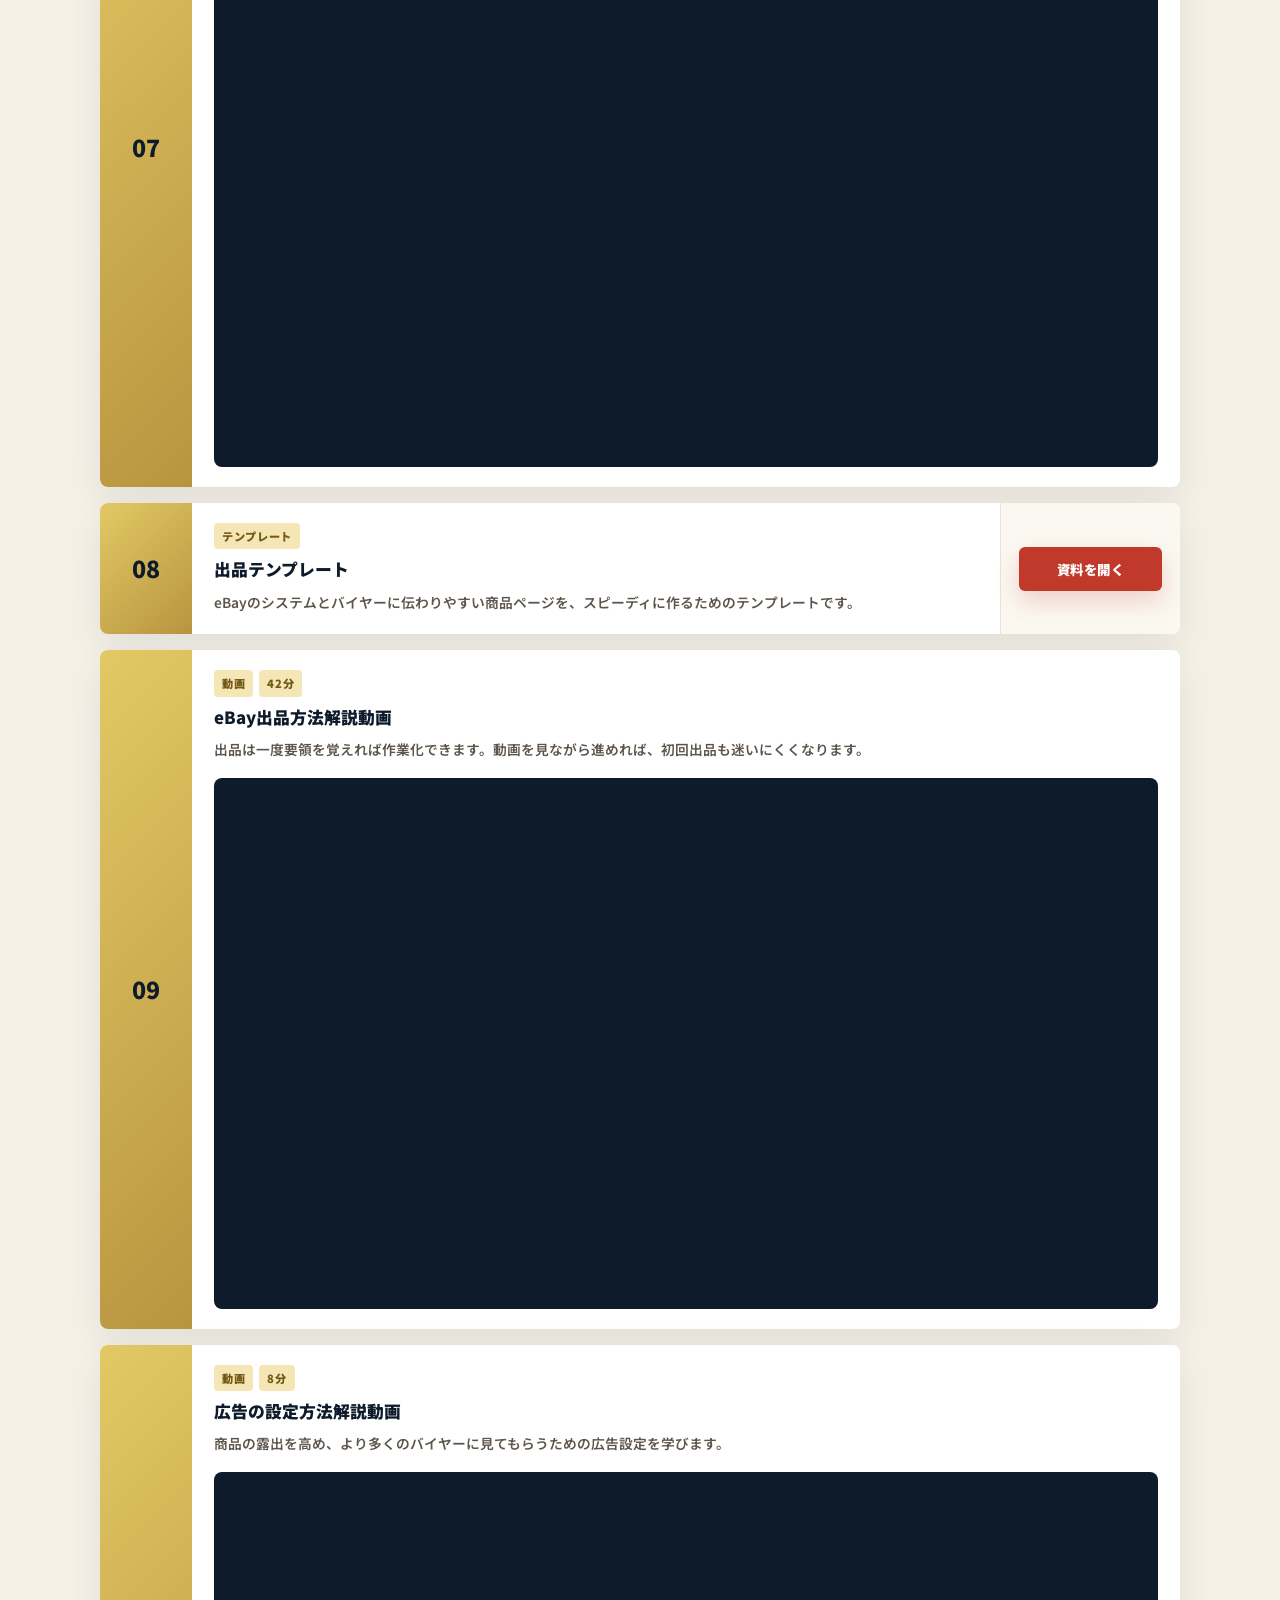
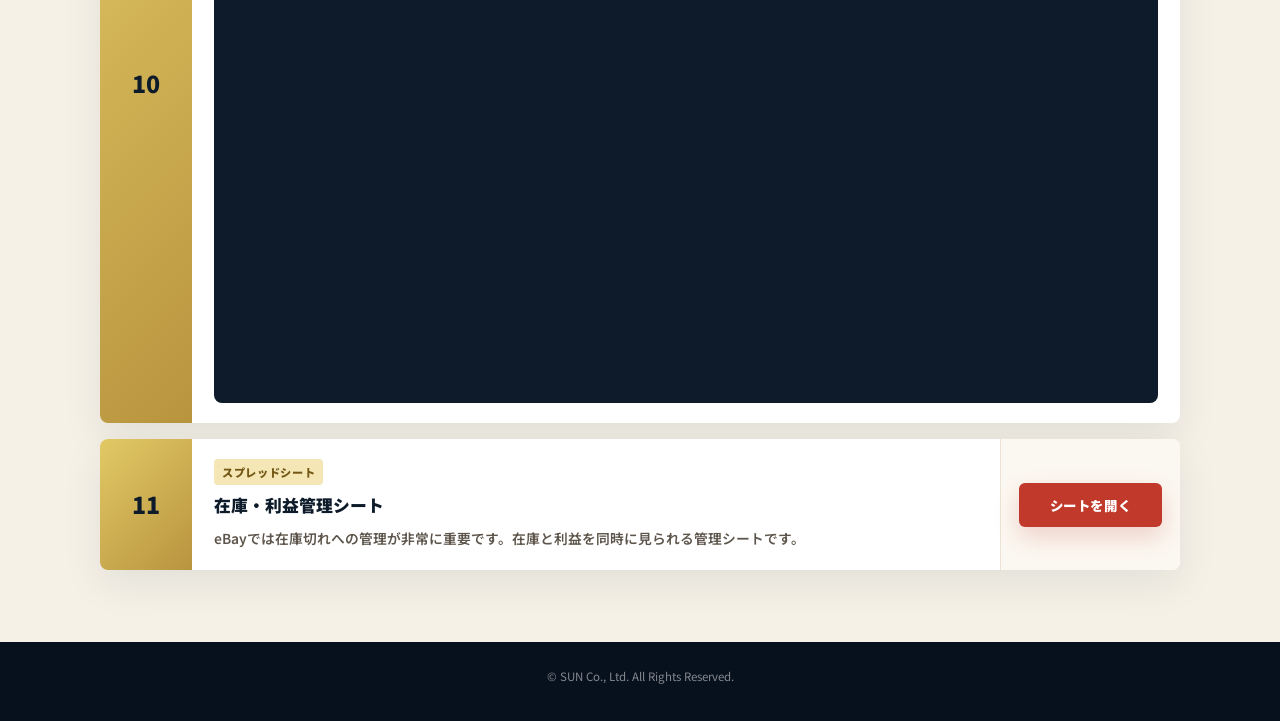
<file: tokei/line-tokuten.html>
<!DOCTYPE html>
<html lang="ja">
<head>
<meta charset="UTF-8">
<meta name="viewport" content="width=device-width, initial-scale=1.0">
<title>LINE登録特典｜eBay時計輸出スタートアップ11大特典 | SUN SPIRITS</title>
<link rel="preconnect" href="https://fonts.googleapis.com">
<link rel="preconnect" href="https://fonts.gstatic.com" crossorigin>
<link href="https://fonts.googleapis.com/css2?family=Noto+Sans+JP:wght@400;500;700;900&amp;display=swap" rel="stylesheet">
<link rel="stylesheet" href="./tokuten-detail.css">
<style>
.line-hero-note {
  display: inline-flex;
  align-items: center;
  gap: 10px;
  margin-top: 24px;
  padding: 10px 14px;
  border: 1px solid rgba(217, 189, 90, 0.36);
  border-radius: 6px;
  color: rgba(255, 255, 255, 0.82);
  background: rgba(255, 255, 255, 0.06);
  font-size: 0.82rem;
  font-weight: 800;
}
.benefit-list {
  display: grid;
  gap: 16px;
}
.line-card {
  display: grid;
  grid-template-columns: 92px minmax(0, 1fr) 180px;
  align-items: stretch;
  border-radius: 8px;
  overflow: hidden;
  background: #fff;
  box-shadow: 0 14px 40px rgba(13, 27, 42, 0.08);
}
.line-card.video-card {
  grid-template-columns: 92px minmax(0, 1fr);
}
.line-number {
  display: grid;
  place-items: center;
  color: #0d1b2a;
  background: linear-gradient(135deg, #e2c965, #b8943f);
  font-size: 1.45rem;
  font-weight: 900;
}
.line-card-main {
  padding: 20px 22px;
}
.line-card-meta {
  display: flex;
  flex-wrap: wrap;
  gap: 6px;
  margin-bottom: 8px;
}
.line-pill {
  display: inline-flex;
  align-items: center;
  min-height: 24px;
  padding: 3px 8px;
  border-radius: 4px;
  color: #745916;
  background: #f4e6b5;
  font-size: 0.7rem;
  font-weight: 900;
  letter-spacing: 0.06em;
}
.line-card h3 {
  color: #0d1b2a;
  font-size: 1.05rem;
  line-height: 1.45;
  font-weight: 900;
}
.line-card p {
  margin-top: 8px;
  color: #5d554b;
  font-size: 0.86rem;
  font-weight: 600;
}
.line-video {
  position: relative;
  overflow: hidden;
  aspect-ratio: 16 / 9;
  margin-top: 16px;
  border-radius: 8px;
  background: #0d1b2a;
  box-shadow: inset 0 0 0 1px rgba(13, 27, 42, 0.08);
}
.line-video iframe {
  position: absolute;
  inset: 0;
  width: 100%;
  height: 100%;
  border: 0;
}
.line-card-action {
  display: flex;
  align-items: center;
  justify-content: center;
  padding: 18px;
  background: #fbf8f1;
  border-left: 1px solid #ece3d2;
}
.line-button {
  width: 100%;
  min-height: 44px;
  display: inline-flex;
  align-items: center;
  justify-content: center;
  border-radius: 6px;
  font-size: 0.84rem;
  font-weight: 900;
  letter-spacing: 0.04em;
}
.line-button {
  color: #fff;
  background: #c0392b;
  box-shadow: 0 10px 24px rgba(192, 57, 43, 0.2);
}
@media (max-width: 820px) {
  .line-card {
    grid-template-columns: 1fr;
  }
  .line-number {
    min-height: 54px;
  }
  .line-card-action {
    border-left: 0;
    border-top: 1px solid #ece3d2;
  }
}
</style>
</head>
<body>
<header class="hero" data-watermark="LINE">
  <div class="wrap">
    <div class="topbar">
      <div class="brand">SUN SPIRITS / LINE TOKUTEN</div>
      <a class="nav-link" href="./">動画ページへ戻る</a>
    </div>
    <div class="eyebrow">LINE REGISTRATION BONUS</div>
    <h1>eBay時計輸出<br>スタートアップ11大特典</h1>
    <p class="lead">LINE登録ありがとうございます。eBay時計輸出を始める前に整えておきたい、アカウント設定・出品準備・在庫管理の実践コンテンツをまとめました。</p>
    <div class="line-hero-note">必要な資料から順番に開いて、初期設定と出品準備を進めてください。</div>
    <div class="hero-meta">
      <div class="meta-card"><strong>11</strong><span>登録者限定特典</span></div>
      <div class="meta-card"><strong>6</strong><span>PDF・シート資料</span></div>
      <div class="meta-card"><strong>5</strong><span>解説動画コンテンツ</span></div>
    </div>
  </div>
</header>

<main class="main">
  <div class="wrap">
    <section class="intro-panel" aria-labelledby="intro-title">
      <div class="intro-grid">
        <div class="intro-copy">
          <span class="section-label">START HERE</span>
          <h2 id="intro-title">まずは「アカウントを安全に作る」ところから。</h2>
          <p>eBay輸出は、初期設定を間違えると後から修正に時間がかかります。時計輸出のリサーチへ入る前に、アカウント、ビジネスポリシー、ストア、出品、在庫管理まで土台を整えましょう。</p>
        </div>
        <div class="intro-points">
          <div class="intro-point"><b>1</b><span>アカウントとビジネスポリシーを正しく設定する。</span></div>
          <div class="intro-point"><b>2</b><span>ストア登録・デザイン・評価貯めで信頼を作る。</span></div>
          <div class="intro-point"><b>3</b><span>出品テンプレートと在庫管理で運用を安定させる。</span></div>
        </div>
      </div>
    </section>

    <section class="section" aria-labelledby="bonus-title">
      <div class="section-head">
        <div>
          <span class="section-label">11 BONUSES</span>
          <h2 id="bonus-title">LINE登録者限定 特典一覧</h2>
        </div>
        <p>資料系の特典は参照元ページと同じリンク先を設定し、動画特典はページ内で視聴できるようにしています。</p>
      </div>

      <div class="benefit-list">
        <article class="line-card">
          <div class="line-number">01</div>
          <div class="line-card-main">
            <div class="line-card-meta"><span class="line-pill">PDF</span><span class="line-pill">39ページ</span></div>
            <h3>正しいeBayアカウント設定ガイド</h3>
            <p>設定を間違えるとアカウント停止の危険もあります。必ずガイドに沿って登録を進めてください。</p>
          </div>
          <div class="line-card-action"><a class="line-button" href="https://drive.google.com/file/d/1mxv8698HINyG-1khVWrFoDKDNUcQk0gF/view?usp=sharing" target="_blank" rel="noopener">資料を開く</a></div>
        </article>

        <article class="line-card">
          <div class="line-number">02</div>
          <div class="line-card-main">
            <div class="line-card-meta"><span class="line-pill">PDF</span><span class="line-pill">22ページ</span></div>
            <h3>eBayビジネスポリシー設定ガイド</h3>
            <p>送料・返品・支払いルールを事前に整え、出品ごとの設定作業を減らします。</p>
          </div>
          <div class="line-card-action"><a class="line-button" href="https://drive.google.com/file/d/1No4_NrPECN1ZDq3c-l3UfXIzNH0-be7p/view?usp=sharing" target="_blank" rel="noopener">資料を開く</a></div>
        </article>

        <article class="line-card video-card">
          <div class="line-number">03</div>
          <div class="line-card-main">
            <div class="line-card-meta"><span class="line-pill">動画</span><span class="line-pill">2分</span></div>
            <h3>セラーハブの移行方法</h3>
            <p>Seller Hubは出品・販売状況・マーケティングを管理するための基本ツールです。</p>
            <div class="line-video">
              <iframe src="https://player.vimeo.com/video/913929126?share=copy&amp;rel=0" title="セラーハブの移行方法" allow="autoplay; fullscreen; picture-in-picture" allowfullscreen></iframe>
            </div>
          </div>
        </article>

        <article class="line-card">
          <div class="line-number">04</div>
          <div class="line-card-main">
            <div class="line-card-meta"><span class="line-pill">PDF</span><span class="line-pill">11ページ</span></div>
            <h3>eBayストア登録方法</h3>
            <p>eBay内に自分のストアを持つための登録手順です。まずは販売拠点を整えましょう。</p>
          </div>
          <div class="line-card-action"><a class="line-button" href="https://drive.google.com/file/d/1eY0XF3MlS843Lh-avSH2gBRv9my4uUBO/view?usp=sharing" target="_blank" rel="noopener">資料を開く</a></div>
        </article>

        <article class="line-card">
          <div class="line-number">05</div>
          <div class="line-card-main">
            <div class="line-card-meta"><span class="line-pill">PDF</span><span class="line-pill">12ページ</span></div>
            <h3>eBayストアのデザイン方法</h3>
            <p>ストアの印象は信頼に直結します。商材に合う見せ方で、買い手に安心感を伝えます。</p>
          </div>
          <div class="line-card-action"><a class="line-button" href="https://drive.google.com/file/d/1Yji3EEvwOUhMcU1nnyJKUFKl1FViXd5i/view?usp=sharing" target="_blank" rel="noopener">資料を開く</a></div>
        </article>

        <article class="line-card video-card">
          <div class="line-number">06</div>
          <div class="line-card-main">
            <div class="line-card-meta"><span class="line-pill">動画</span><span class="line-pill">14分</span></div>
            <h3>評価貯め方法 解説動画</h3>
            <p>評価は、安心して取引できるセラーであることを示す重要な指標です。</p>
            <div class="line-video">
              <iframe src="https://player.vimeo.com/video/844122784?share=copy&amp;rel=0" title="評価貯め方法 解説動画" allow="autoplay; fullscreen; picture-in-picture" allowfullscreen></iframe>
            </div>
          </div>
        </article>

        <article class="line-card video-card">
          <div class="line-number">07</div>
          <div class="line-card-main">
            <div class="line-card-meta"><span class="line-pill">動画</span><span class="line-pill">10分</span></div>
            <h3>セラーハブの使い方 解説動画</h3>
            <p>受注、出品情報、売上管理、アクセス解析を一画面で確認するための基本操作です。</p>
            <div class="line-video">
              <iframe src="https://player.vimeo.com/video/802947182?share=copy&amp;rel=0" title="セラーハブの使い方 解説動画" allow="autoplay; fullscreen; picture-in-picture" allowfullscreen></iframe>
            </div>
          </div>
        </article>

        <article class="line-card">
          <div class="line-number">08</div>
          <div class="line-card-main">
            <div class="line-card-meta"><span class="line-pill">テンプレート</span></div>
            <h3>出品テンプレート</h3>
            <p>eBayのシステムとバイヤーに伝わりやすい商品ページを、スピーディに作るためのテンプレートです。</p>
          </div>
          <div class="line-card-action"><a class="line-button" href="https://drive.google.com/file/d/1hIMtl6K93EnuL193c9759sMKSClqCOwo/view?usp=sharing" target="_blank" rel="noopener">資料を開く</a></div>
        </article>

        <article class="line-card video-card">
          <div class="line-number">09</div>
          <div class="line-card-main">
            <div class="line-card-meta"><span class="line-pill">動画</span><span class="line-pill">42分</span></div>
            <h3>eBay出品方法解説動画</h3>
            <p>出品は一度要領を覚えれば作業化できます。動画を見ながら進めれば、初回出品も迷いにくくなります。</p>
            <div class="line-video">
              <iframe src="https://player.vimeo.com/video/424442566?share=copy&amp;rel=0" title="eBay出品方法解説動画" allow="autoplay; fullscreen; picture-in-picture" allowfullscreen></iframe>
            </div>
          </div>
        </article>

        <article class="line-card video-card">
          <div class="line-number">10</div>
          <div class="line-card-main">
            <div class="line-card-meta"><span class="line-pill">動画</span><span class="line-pill">8分</span></div>
            <h3>広告の設定方法解説動画</h3>
            <p>商品の露出を高め、より多くのバイヤーに見てもらうための広告設定を学びます。</p>
            <div class="line-video">
              <iframe src="https://player.vimeo.com/video/914663145?share=copy&amp;rel=0" title="広告の設定方法解説動画" allow="autoplay; fullscreen; picture-in-picture" allowfullscreen></iframe>
            </div>
          </div>
        </article>

        <article class="line-card">
          <div class="line-number">11</div>
          <div class="line-card-main">
            <div class="line-card-meta"><span class="line-pill">スプレッドシート</span></div>
            <h3>在庫・利益管理シート</h3>
            <p>eBayでは在庫切れへの管理が非常に重要です。在庫と利益を同時に見られる管理シートです。</p>
          </div>
          <div class="line-card-action"><a class="line-button" href="https://docs.google.com/spreadsheets/d/195wDQGdgoOtiFQwpkg8o8iZLEDbZQCjG/edit#gid=1066276259" target="_blank" rel="noopener">シートを開く</a></div>
        </article>
      </div>
    </section>

  </div>
</main>

<footer class="footer">
  &copy; SUN Co., Ltd. All Rights Reserved.
</footer>
</body>
</html>
</file>
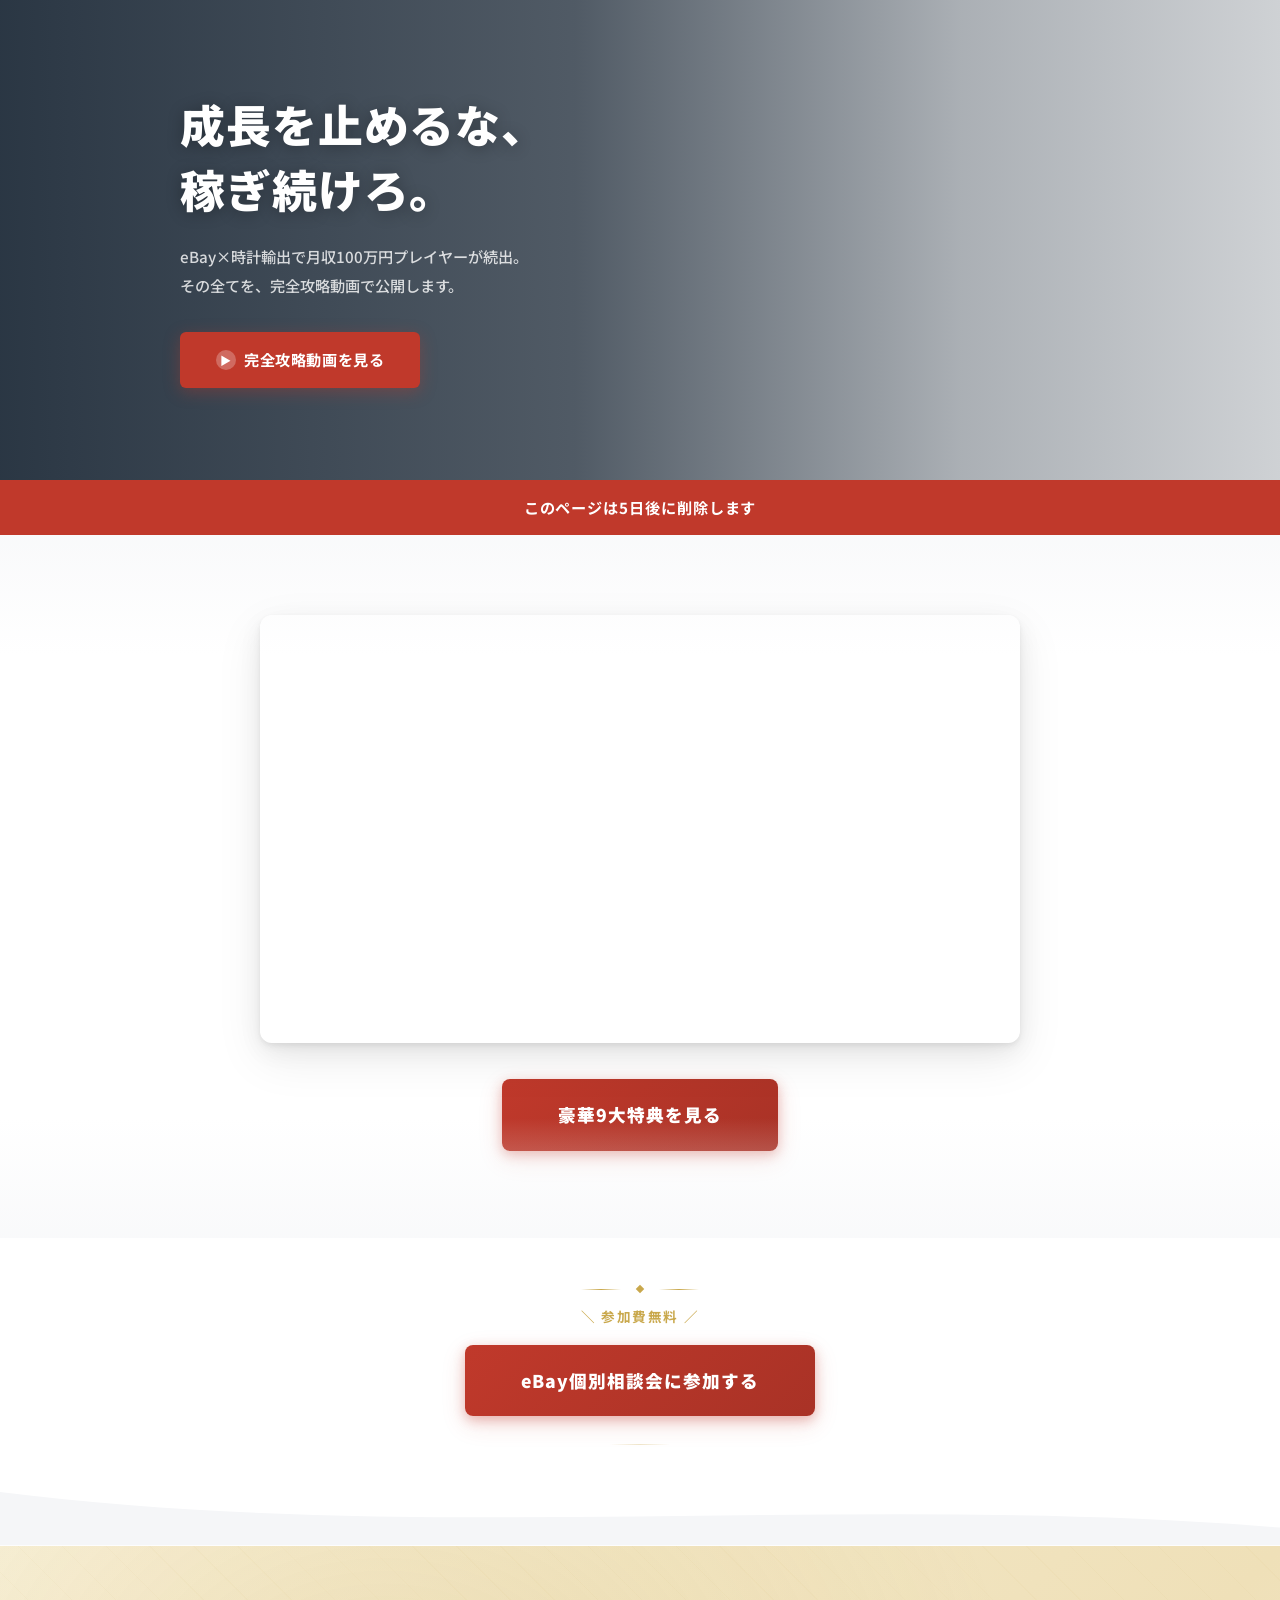
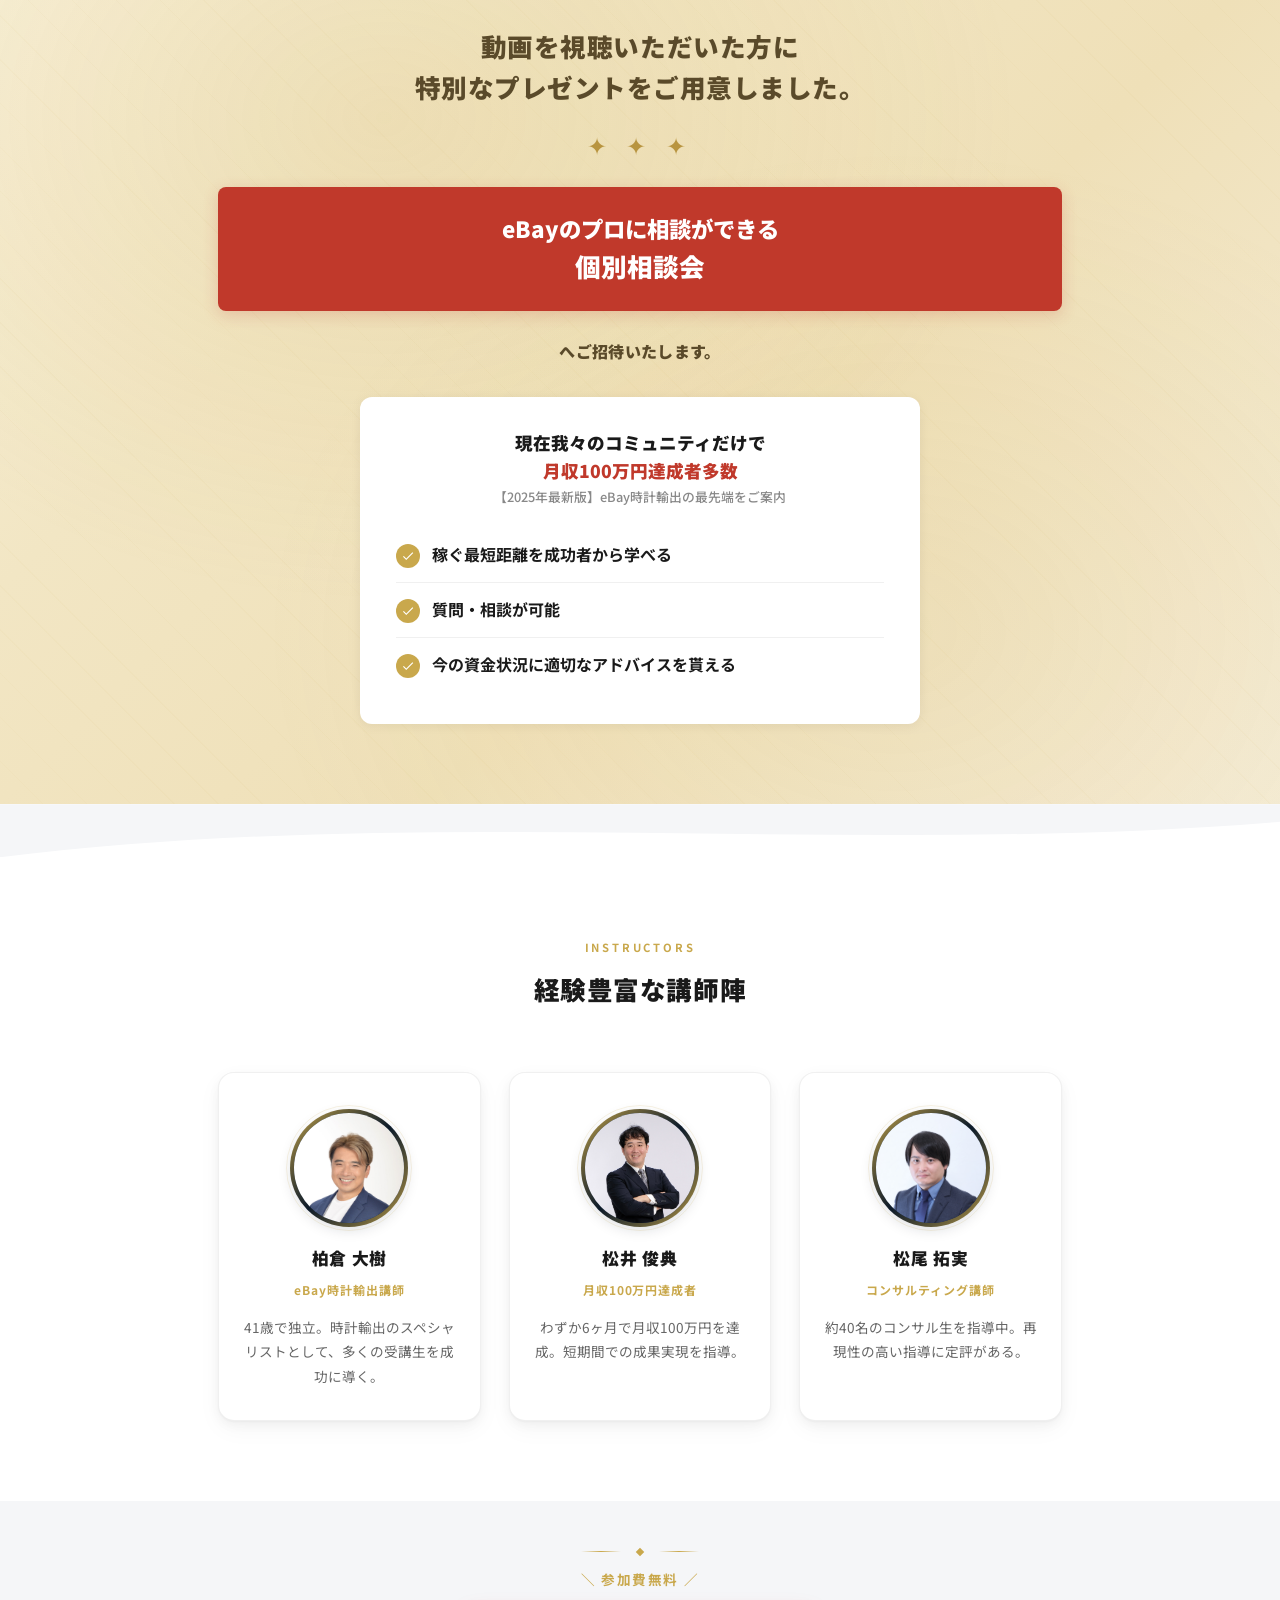
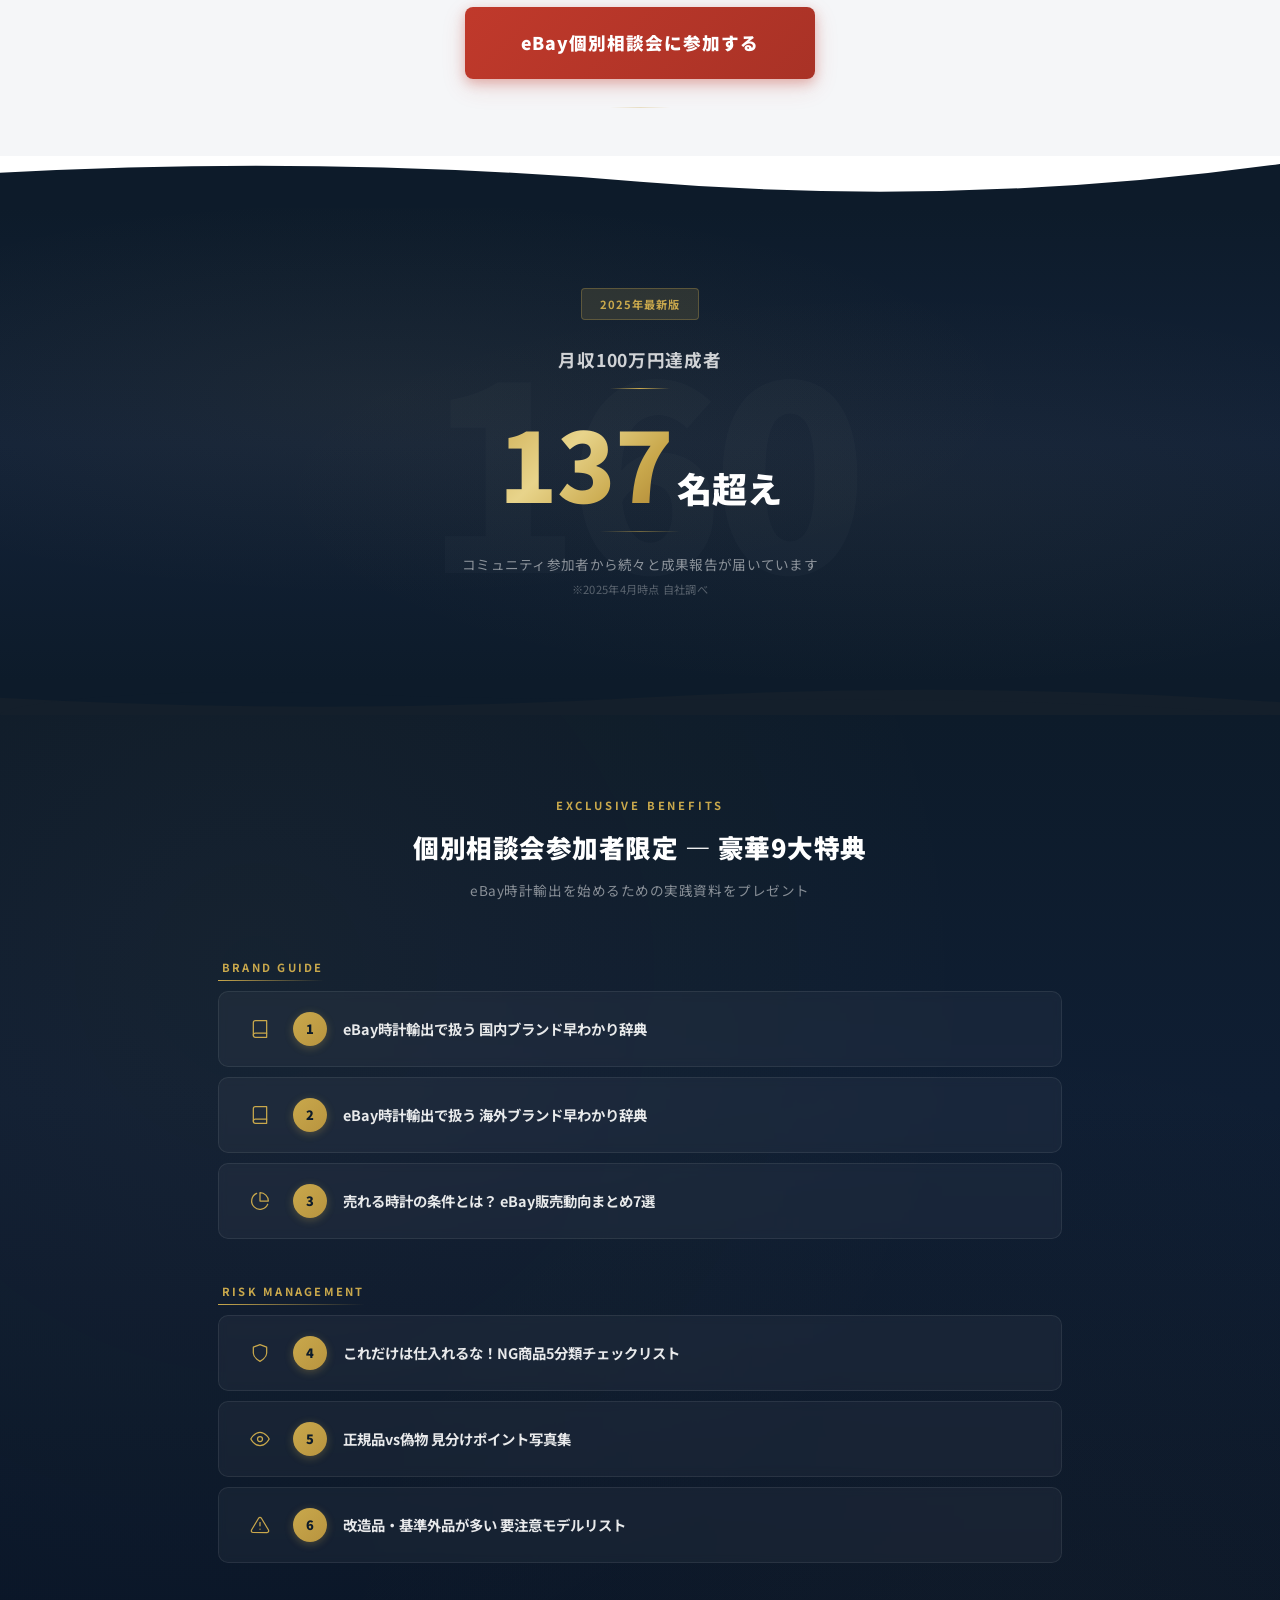
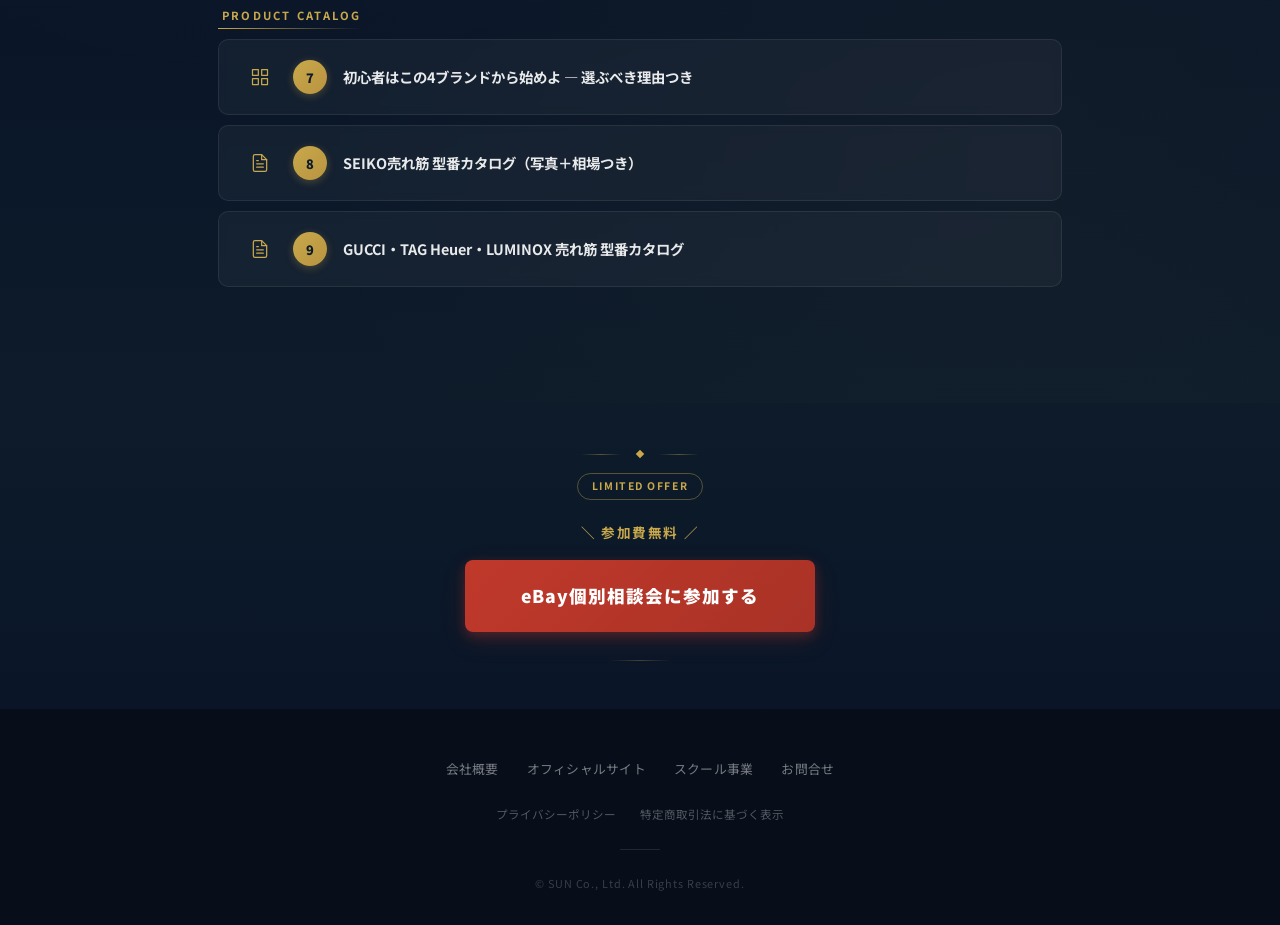
<file: tokei/movie_wh.html>
<!DOCTYPE html>
<html lang="ja">
<head>
<meta charset="UTF-8">
<meta name="viewport" content="width=device-width, initial-scale=1.0">
<title>最新eBay時計輸出 完全攻略動画 | SUN SPIRITS</title>
<link rel="preconnect" href="https://fonts.googleapis.com">
<link rel="preconnect" href="https://fonts.gstatic.com" crossorigin>
<link href="https://fonts.googleapis.com/css2?family=Noto+Sans+JP:wght@400;500;700;900&display=swap" rel="stylesheet">
<style>
/* ============================================
   RESET & BASE
   ============================================ */
*, *::before, *::after { margin: 0; padding: 0; box-sizing: border-box; }
html { font-size: 16px; scroll-behavior: smooth; }
body {
  font-family: "Noto Sans JP", "Hiragino Kaku Gothic ProN", sans-serif;
  background: #ffffff;
  color: #1a1a1a;
  line-height: 1.8;
  -webkit-font-smoothing: antialiased;
  -moz-osx-font-smoothing: grayscale;
  overflow-x: hidden;
}
a { color: inherit; text-decoration: none; }
img { max-width: 100%; display: block; }

/* ============================================
   UTILITY
   ============================================ */
.container {
  max-width: 900px;
  margin: 0 auto;
  padding: 0 28px;
}

/* Scroll Animation */
.reveal {
  opacity: 0;
  transform: translateY(40px);
  transition: opacity 0.8s cubic-bezier(0.25, 0.46, 0.45, 0.94),
              transform 0.8s cubic-bezier(0.25, 0.46, 0.45, 0.94);
}
.reveal.is-visible {
  opacity: 1;
  transform: translateY(0);
}
.reveal-delay-1 { transition-delay: 0.1s; }
.reveal-delay-2 { transition-delay: 0.2s; }
.reveal-delay-3 { transition-delay: 0.3s; }
.reveal-delay-4 { transition-delay: 0.4s; }

/* ============================================
   HERO — Full-photo background (reference: エンフォルト)
   ============================================ */
.hero {
  position: relative;
  height: 480px;
  color: #fff;
  overflow: hidden;
}
.hero-bg {
  position: absolute;
  inset: 0;
  background: url('https://images.unsplash.com/photo-1507679799987-c73b4177a97e?w=1920&q=80') center 30%/cover no-repeat;
  z-index: 0;
}
.hero-bg::after {
  content: "";
  position: absolute;
  inset: 0;
  background: linear-gradient(
    90deg,
    rgba(13,27,42,0.88) 0%,
    rgba(13,27,42,0.72) 45%,
    rgba(13,27,42,0.35) 75%,
    rgba(13,27,42,0.2) 100%
  );
  z-index: 1;
}
.hero-inner {
  position: relative;
  z-index: 2;
  max-width: 1000px;
  margin: 0 auto;
  padding: 0 40px;
  height: 100%;
  display: flex;
  flex-direction: column;
  justify-content: center;
}
.hero-headline {
  font-size: 2.8rem;
  font-weight: 900;
  line-height: 1.45;
  margin-bottom: 20px;
  letter-spacing: 0.02em;
  text-shadow: 0 2px 16px rgba(0,0,0,0.3);
}
.hero-lead {
  font-size: 0.95rem;
  font-weight: 500;
  line-height: 1.9;
  color: rgba(255,255,255,0.8);
  margin-bottom: 32px;
  max-width: 520px;
}
.hero-cta {
  display: inline-flex;
  align-items: center;
  gap: 8px;
  background: #c0392b;
  color: #fff;
  font-size: 0.95rem;
  font-weight: 700;
  padding: 14px 36px;
  border-radius: 6px;
  letter-spacing: 0.04em;
  box-shadow: 0 4px 16px rgba(192,57,43,0.35);
  transition: transform 0.3s, box-shadow 0.3s;
  width: fit-content;
}
.hero-cta:hover {
  transform: translateY(-2px);
  box-shadow: 0 6px 24px rgba(192,57,43,0.45);
}
.hero-cta-icon {
  width: 20px;
  height: 20px;
  background: rgba(255,255,255,0.25);
  border-radius: 50%;
  display: flex;
  align-items: center;
  justify-content: center;
  font-size: 0.7rem;
}

@media (max-width: 640px) {
  .hero { height: 400px; }
  .hero-inner { padding: 0 24px; }
  .hero-headline { font-size: 1.8rem; }
  .hero-lead { font-size: 0.85rem; }
  .hero-cta { font-size: 0.85rem; padding: 12px 28px; }
  .hero-wave svg {
    height: 50px;
  }
}

/* ============================================
   WARNING BANNER
   ============================================ */
.warning-banner {
  background: #c0392b;
  padding: 14px 0;
  text-align: center;
  font-weight: 700;
  font-size: 0.95rem;
  letter-spacing: 0.06em;
  color: #fff;
  position: relative;
  z-index: 3;
}

/* ============================================
   SECTIONS
   ============================================ */
.section {
  padding: 80px 0;
  position: relative;
}

/* Video section: white + subtle top/bottom gradient ornaments */
.section--video {
  background: #fff;
  position: relative;
}
.section--video::before {
  content: "";
  position: absolute;
  top: 0; left: 0; right: 0;
  height: 120px;
  background: linear-gradient(180deg, rgba(245,246,248,0.6) 0%, transparent 100%);
  pointer-events: none;
}
.section--video::after {
  content: "";
  position: absolute;
  bottom: 0; left: 0; right: 0;
  height: 120px;
  background: linear-gradient(0deg, rgba(245,246,248,0.6) 0%, transparent 100%);
  pointer-events: none;
}

/* Invitation section: gold textured background */
.section--invitation {
  background:
    radial-gradient(ellipse at 30% 20%, rgba(201,168,76,0.15) 0%, transparent 50%),
    radial-gradient(ellipse at 70% 80%, rgba(201,168,76,0.1) 0%, transparent 50%),
    linear-gradient(135deg, #f8f0d8 0%, #f2e6c4 30%, #efe0b8 60%, #f5ecd6 100%);
  position: relative;
}
.section--invitation::before {
  content: "";
  position: absolute;
  inset: 0;
  background:
    repeating-linear-gradient(
      45deg,
      transparent,
      transparent 30px,
      rgba(201,168,76,0.04) 30px,
      rgba(201,168,76,0.04) 31px
    );
  pointer-events: none;
}
/* Red banner inside invitation */
.invitation-banner {
  background: #c0392b;
  border-radius: 8px;
  padding: 24px 32px;
  text-align: center;
  margin-bottom: 28px;
  box-shadow: 0 4px 16px rgba(192,57,43,0.2);
}
.invitation-banner-text {
  font-size: 1.4rem;
  font-weight: 900;
  color: #fff;
  line-height: 1.6;
}
.invitation-banner-text .em {
  font-size: 1.6rem;
}
/* Ornament line */
.invitation-ornament {
  text-align: center;
  margin-bottom: 20px;
  color: #b8943f;
  font-size: 1.5rem;
  letter-spacing: 0.3em;
  opacity: 0.5;
}
/* Merits checklist */
.merits {
  max-width: 560px;
  margin: 0 auto;
  background: #fff;
  border-radius: 12px;
  padding: 32px 36px;
  box-shadow: 0 2px 12px rgba(0,0,0,0.06);
}
.merits-header {
  text-align: center;
  margin-bottom: 8px;
}
.merits-header-main {
  font-size: 1.1rem;
  font-weight: 900;
  color: #1a1a1a;
  line-height: 1.6;
}
.merits-header-main .red {
  color: #c0392b;
}
.merits-header-sub {
  font-size: 0.8rem;
  color: #888;
  font-weight: 500;
  margin-bottom: 20px;
}
.merit-item {
  display: flex;
  align-items: flex-start;
  gap: 12px;
  padding: 14px 0;
  border-bottom: 1px solid #f0f0f0;
}
.merit-item:last-child {
  border-bottom: none;
}
.merit-check {
  flex-shrink: 0;
  width: 24px;
  height: 24px;
  background: #c9a84c;
  border-radius: 50%;
  display: flex;
  align-items: center;
  justify-content: center;
  margin-top: 2px;
}
.merit-check svg {
  width: 14px;
  height: 14px;
  fill: #fff;
}
.merit-text {
  font-size: 1rem;
  font-weight: 700;
  color: #1a1a1a;
  line-height: 1.6;
}

/* Instructor section: white + faint watch mechanism bg */
.section--instructor {
  background: #fff;
  position: relative;
}
.section--instructor::before {
  content: "";
  position: absolute;
  inset: 0;
  background: url('https://images.unsplash.com/photo-1509048191080-d2984bad6ae5?w=1920&q=80') center/cover no-repeat;
  opacity: 0.03;
  pointer-events: none;
}

/* Results section: dark navy + watch overlay */
.section--results {
  background: linear-gradient(180deg, #0d1b2a 0%, #132238 50%, #0d1b2a 100%);
  color: #fff;
  position: relative;
  overflow: hidden;
}
.section--results::before {
  content: "";
  position: absolute;
  inset: 0;
  background: url('https://images.unsplash.com/photo-1587836374828-4dbafa94cf0e?w=1920&q=80') center/cover no-repeat;
  opacity: 0.06;
  pointer-events: none;
}
.section--results::after {
  content: "";
  position: absolute;
  inset: 0;
  background:
    radial-gradient(ellipse at 30% 40%, rgba(201,168,76,0.06) 0%, transparent 50%),
    radial-gradient(ellipse at 70% 60%, rgba(201,168,76,0.04) 0%, transparent 50%);
  pointer-events: none;
}

/* Navy section for tokuten */
.section--navy {
  background: linear-gradient(180deg, #0d1b2a 0%, #0f1e33 30%, #0a1628 70%, #0d1b2a 100%);
  color: #fff;
  position: relative;
}
.section--navy::before {
  content: "";
  position: absolute;
  inset: 0;
  background:
    radial-gradient(ellipse at 20% 20%, rgba(201,168,76,0.04) 0%, transparent 50%),
    radial-gradient(ellipse at 80% 80%, rgba(201,168,76,0.03) 0%, transparent 50%);
  pointer-events: none;
}

/* Section typography */
.section-eyebrow {
  display: block;
  text-align: center;
  font-size: 0.7rem;
  font-weight: 700;
  letter-spacing: 0.25em;
  color: #c9a84c;
  margin-bottom: 12px;
  text-transform: uppercase;
}
.section-title {
  text-align: center;
  font-size: 1.6rem;
  font-weight: 900;
  margin-bottom: 16px;
  line-height: 1.6;
  letter-spacing: 0.02em;
}
.section-divider {
  width: 48px;
  height: 2px;
  background: linear-gradient(90deg, #0d1b2a, rgba(13,27,42,0.2));
  margin: 0 auto 44px;
  border-radius: 1px;
}
.section-divider--gold {
  background: linear-gradient(90deg, #c9a84c, rgba(201,168,76,0.2));
}
.section-divider--white {
  background: linear-gradient(90deg, rgba(255,255,255,0.6), rgba(255,255,255,0.1));
}

/* ============================================
   SECTION TRANSITIONS (wave / diagonal)
   ============================================ */
.wave-transition {
  position: relative;
  z-index: 2;
  margin-top: -1px;
  line-height: 0;
}
.wave-transition svg {
  width: 100%;
  display: block;
}
.wave-transition--flip {
  transform: scaleY(-1);
  margin-top: 0;
  margin-bottom: -1px;
}

/* ============================================
   VIDEO
   ============================================ */
.video-wrapper {
  max-width: 760px;
  margin: 0 auto;
  position: relative;
  z-index: 1;
}
.video-embed {
  position: relative;
  padding-bottom: 56.25%;
  height: 0;
  border-radius: 12px;
  overflow: hidden;
  box-shadow:
    0 2px 4px rgba(0,0,0,0.04),
    0 4px 8px rgba(0,0,0,0.04),
    0 8px 24px rgba(0,0,0,0.06),
    0 16px 48px rgba(0,0,0,0.08);
}
.video-embed iframe {
  position: absolute;
  top: 0; left: 0;
  width: 100%;
  height: 100%;
  border: none;
}

/* ============================================
   CTA
   ============================================ */
.cta-section {
  padding: 48px 0;
  text-align: center;
  position: relative;
}
.cta-section--navy {
  background: linear-gradient(180deg, #0d1b2a, #0a1628);
}
.cta-section--gray {
  background: #f5f6f8;
}
.cta-free {
  font-size: 0.85rem;
  color: #c9a84c;
  margin-bottom: 16px;
  font-weight: 700;
  letter-spacing: 0.12em;
}

/* CTA decorative lines */
.cta-deco {
  display: flex;
  align-items: center;
  justify-content: center;
  gap: 16px;
  margin-bottom: 12px;
}
.cta-deco-line {
  width: 40px;
  height: 1px;
  background: linear-gradient(90deg, transparent, #c9a84c, transparent);
}
.cta-deco-diamond {
  width: 6px;
  height: 6px;
  background: #c9a84c;
  transform: rotate(45deg);
  flex-shrink: 0;
}

/* CTA badge */
.cta-badge {
  display: inline-block;
  font-size: 0.65rem;
  font-weight: 700;
  letter-spacing: 0.15em;
  color: #c9a84c;
  border: 1px solid rgba(201,168,76,0.4);
  padding: 3px 14px;
  border-radius: 20px;
  margin-bottom: 20px;
}

.cta-btn {
  display: inline-block;
  background: linear-gradient(135deg, #c0392b 0%, #a93226 100%);
  color: #fff;
  font-size: 1.1rem;
  font-weight: 900;
  padding: 20px 56px;
  border-radius: 8px;
  letter-spacing: 0.06em;
  box-shadow:
    0 4px 12px rgba(192,57,43,0.3),
    0 8px 24px rgba(192,57,43,0.15);
  transition: transform 0.3s cubic-bezier(0.25,0.46,0.45,0.94),
              box-shadow 0.3s cubic-bezier(0.25,0.46,0.45,0.94);
  position: relative;
  overflow: hidden;
}
.cta-btn::before {
  content: "";
  position: absolute;
  top: 0;
  left: -100%;
  width: 100%;
  height: 100%;
  background: linear-gradient(90deg, transparent, rgba(255,255,255,0.1), transparent);
  transition: left 0.5s;
}
.cta-btn:hover {
  transform: translateY(-3px);
  box-shadow:
    0 6px 16px rgba(192,57,43,0.35),
    0 12px 32px rgba(192,57,43,0.2);
}
.cta-btn:hover::before {
  left: 100%;
}

/* CTA bottom ornament */
.cta-bottom-line {
  width: 60px;
  height: 1px;
  background: linear-gradient(90deg, transparent, rgba(201,168,76,0.3), transparent);
  margin: 20px auto 0;
}

/* ============================================
   INVITATION BOX
   ============================================ */
.invitation-card {
  background: #fff;
  border-radius: 16px;
  padding: 48px 40px;
  text-align: center;
  max-width: 640px;
  margin: 0 auto;
  border-left: 4px solid #0d1b2a;
  box-shadow:
    0 1px 2px rgba(0,0,0,0.03),
    0 4px 12px rgba(0,0,0,0.04),
    0 12px 32px rgba(0,0,0,0.06);
  transition: transform 0.4s cubic-bezier(0.25,0.46,0.45,0.94),
              box-shadow 0.4s cubic-bezier(0.25,0.46,0.45,0.94);
}
.invitation-card:hover {
  transform: translateY(-4px);
  box-shadow:
    0 2px 4px rgba(0,0,0,0.03),
    0 8px 20px rgba(0,0,0,0.05),
    0 20px 48px rgba(0,0,0,0.08);
}
.invitation-card-title {
  font-size: 1.2rem;
  font-weight: 900;
  color: #0d1b2a;
  margin-bottom: 16px;
  line-height: 1.7;
}
.invitation-card-desc {
  font-size: 0.9rem;
  color: #666;
  line-height: 1.9;
}

/* ============================================
   INSTRUCTOR
   ============================================ */
.instructor-grid {
  display: grid;
  grid-template-columns: repeat(3, 1fr);
  gap: 28px;
  position: relative;
  z-index: 1;
}
.instructor-card {
  background: #fff;
  border: 1px solid rgba(0,0,0,0.06);
  border-radius: 16px;
  padding: 40px 20px 32px;
  text-align: center;
  box-shadow:
    0 1px 2px rgba(0,0,0,0.03),
    0 4px 12px rgba(0,0,0,0.04),
    0 8px 24px rgba(0,0,0,0.04);
  transition: transform 0.4s cubic-bezier(0.25,0.46,0.45,0.94),
              box-shadow 0.4s cubic-bezier(0.25,0.46,0.45,0.94);
}
.instructor-card:hover {
  transform: translateY(-8px);
  box-shadow:
    0 2px 4px rgba(0,0,0,0.03),
    0 8px 20px rgba(0,0,0,0.06),
    0 28px 56px rgba(0,0,0,0.1);
}
.instructor-photo {
  width: 110px;
  height: 110px;
  border-radius: 50%;
  background: linear-gradient(135deg, #0d1b2a, #1b2d4a);
  margin: 0 auto 20px;
  display: flex;
  align-items: center;
  justify-content: center;
  font-size: 1.5rem;
  font-weight: 900;
  color: #fff;
  position: relative;
  box-shadow: 0 4px 16px rgba(13,27,42,0.2);
}
.instructor-photo::before {
  content: "";
  position: absolute;
  inset: -4px;
  border-radius: 50%;
  background: linear-gradient(135deg, #c9a84c, #0d1b2a, #c9a84c);
  z-index: -1;
}
.instructor-photo::after {
  content: "";
  position: absolute;
  inset: -8px;
  border-radius: 50%;
  border: 1px solid rgba(201,168,76,0.15);
}
/* Photo image inside circle */
.instructor-photo-inner {
  width: 100%;
  height: 100%;
  border-radius: 50%;
  overflow: hidden;
  position: relative;
}
.instructor-photo-inner img {
  width: 100%;
  height: 100%;
  object-fit: cover;
  object-position: center top;
  font-size: 1.5rem;
  font-weight: 900;
  color: #c9a84c;
  text-shadow: 0 1px 4px rgba(0,0,0,0.3);
}

.instructor-name {
  font-size: 1.05rem;
  font-weight: 900;
  color: #1a1a1a;
  margin-bottom: 6px;
  letter-spacing: 0.04em;
}
.instructor-role {
  font-size: 0.75rem;
  color: #c9a84c;
  margin-bottom: 14px;
  font-weight: 700;
  letter-spacing: 0.08em;
}
.instructor-desc {
  font-size: 0.85rem;
  color: #666;
  line-height: 1.8;
}

/* ============================================
   RESULTS — Dramatic
   ============================================ */
.results-content {
  text-align: center;
  position: relative;
  z-index: 1;
}
.results-badge {
  display: inline-block;
  background: rgba(201,168,76,0.15);
  border: 1px solid rgba(201,168,76,0.3);
  color: #c9a84c;
  font-size: 0.7rem;
  font-weight: 700;
  padding: 5px 18px;
  border-radius: 4px;
  margin-bottom: 24px;
  letter-spacing: 0.1em;
}
.results-label {
  font-size: 1.1rem;
  font-weight: 700;
  color: rgba(255,255,255,0.8);
  margin-bottom: 12px;
  letter-spacing: 0.04em;
}

/* Decorative top line */
.results-deco-line {
  width: 60px;
  height: 1px;
  background: linear-gradient(90deg, transparent, #c9a84c, transparent);
  margin: 0 auto 20px;
}

.results-number-wrap {
  margin-bottom: 8px;
  position: relative;
}
/* Giant background number */
.results-number-wrap::before {
  content: "160";
  position: absolute;
  top: 50%;
  left: 50%;
  transform: translate(-50%, -50%);
  font-size: 16rem;
  font-weight: 900;
  color: rgba(255,255,255,0.02);
  pointer-events: none;
  letter-spacing: -0.05em;
  line-height: 1;
  white-space: nowrap;
}
.results-number {
  font-size: 6rem;
  font-weight: 900;
  line-height: 1.1;
  display: inline-block;
  position: relative;
}
.results-number .num {
  background: linear-gradient(135deg, #c9a84c 0%, #e8d48b 40%, #c9a84c 70%, #a67c2e 100%);
  -webkit-background-clip: text;
  -webkit-text-fill-color: transparent;
  background-clip: text;
  position: relative;
}
.results-number .unit {
  font-size: 2.2rem;
  vertical-align: baseline;
  margin-left: 4px;
  -webkit-text-fill-color: #fff;
}

/* Bottom deco line */
.results-deco-line-bottom {
  width: 80px;
  height: 1px;
  background: linear-gradient(90deg, transparent, rgba(201,168,76,0.5), transparent);
  margin: 16px auto 20px;
}

.results-sub {
  font-size: 0.85rem;
  color: rgba(255,255,255,0.5);
  letter-spacing: 0.02em;
}
.results-sub small {
  font-size: 0.7rem;
  color: rgba(255,255,255,0.3);
}

/* ============================================
   9 TOKUTEN
   ============================================ */
.tokuten-header {
  text-align: center;
  margin-bottom: 48px;
  position: relative;
  z-index: 1;
}
.tokuten-header-title {
  font-size: 1.6rem;
  font-weight: 900;
  color: #fff;
  margin-bottom: 10px;
  letter-spacing: 0.02em;
  line-height: 1.6;
}
.tokuten-header-sub {
  font-size: 0.85rem;
  color: rgba(255,255,255,0.5);
  letter-spacing: 0.04em;
}
.tokuten-content {
  position: relative;
  z-index: 1;
}
.tokuten-group {
  margin-bottom: 36px;
}
.tokuten-group-label {
  font-size: 0.7rem;
  font-weight: 700;
  color: #c9a84c;
  letter-spacing: 0.2em;
  margin-bottom: 14px;
  padding-left: 4px;
  text-transform: uppercase;
  position: relative;
  display: inline-block;
}
.tokuten-group-label::after {
  content: "";
  position: absolute;
  bottom: -4px;
  left: 0;
  width: 100%;
  height: 1px;
  background: linear-gradient(90deg, #c9a84c, transparent);
}

/* Tokuten icons (CSS-only) */
.tokuten-icon {
  flex-shrink: 0;
  width: 34px;
  height: 34px;
  display: flex;
  align-items: center;
  justify-content: center;
}
.tokuten-icon svg {
  width: 20px;
  height: 20px;
}

.tokuten-item {
  background: rgba(255,255,255,0.04);
  border: 1px solid rgba(255,255,255,0.08);
  border-radius: 10px;
  padding: 20px 24px;
  display: flex;
  align-items: flex-start;
  gap: 16px;
  margin-bottom: 10px;
  transition: background 0.3s, border-color 0.3s, box-shadow 0.3s;
  backdrop-filter: blur(4px);
  -webkit-backdrop-filter: blur(4px);
}
.tokuten-item:hover {
  background: rgba(255,255,255,0.08);
  border-color: rgba(201,168,76,0.2);
  box-shadow: 0 4px 20px rgba(0,0,0,0.15);
}
.tokuten-num {
  flex-shrink: 0;
  width: 34px;
  height: 34px;
  background: linear-gradient(135deg, #c9a84c, #b8943f);
  border-radius: 50%;
  display: flex;
  align-items: center;
  justify-content: center;
  font-weight: 900;
  font-size: 0.8rem;
  color: #0d1b2a;
  box-shadow: 0 2px 8px rgba(201,168,76,0.3);
}
.tokuten-text {
  font-size: 0.9rem;
  font-weight: 700;
  color: rgba(255,255,255,0.9);
  line-height: 1.7;
  padding-top: 5px;
}

/* ============================================
   FOOTER
   ============================================ */
.footer {
  background: #070e1a;
  padding: 48px 0 32px;
  text-align: center;
}
.footer-links {
  display: flex;
  justify-content: center;
  flex-wrap: wrap;
  gap: 8px 28px;
  margin-bottom: 24px;
}
.footer-links a {
  font-size: 0.8rem;
  color: rgba(255,255,255,0.45);
  transition: color 0.3s;
  letter-spacing: 0.02em;
}
.footer-links a:hover {
  color: rgba(255,255,255,0.85);
}
.footer-legal {
  display: flex;
  justify-content: center;
  gap: 24px;
  margin-bottom: 24px;
}
.footer-legal a {
  font-size: 0.72rem;
  color: rgba(255,255,255,0.3);
  transition: color 0.3s;
}
.footer-legal a:hover {
  color: rgba(255,255,255,0.7);
}
.footer-divider {
  width: 40px;
  height: 1px;
  background: rgba(255,255,255,0.1);
  margin: 0 auto 24px;
}
.footer-copy {
  font-size: 0.68rem;
  color: rgba(255,255,255,0.2);
  letter-spacing: 0.08em;
}

/* ============================================
   RESPONSIVE
   ============================================ */
@media (max-width: 640px) {
  .container { padding: 0 20px; }
  .section { padding: 60px 0; }
  .section-title { font-size: 1.3rem; }
  .instructor-grid {
    grid-template-columns: 1fr;
    gap: 16px;
    max-width: 360px;
    margin: 0 auto;
  }
  .instructor-card { padding: 32px 20px 28px; }
  .instructor-photo { width: 90px; height: 90px; }
  .instructor-initial { font-size: 1.2rem; }
  .results-number { font-size: 4rem; }
  .results-number .unit { font-size: 1.5rem; }
  .results-number-wrap::before { font-size: 10rem; }
  .cta-btn {
    font-size: 1rem;
    padding: 18px 36px;
    width: 100%;
    max-width: 360px;
  }
  .invitation-card { padding: 36px 24px; }
  .tokuten-header-title { font-size: 1.3rem; }
  .tokuten-item { padding: 16px 18px; }
  .tokuten-text { font-size: 0.85rem; }
  .footer-links { gap: 6px 20px; }
  .footer-legal { flex-direction: column; gap: 8px; }
  .wave-transition svg { height: 40px; }
  .hero-wave svg { height: 50px; }
}
</style>
</head>
<body>

<!-- ===== HERO ===== -->
<section class="hero">
  <div class="hero-bg"></div>
  <div class="hero-inner">
    <h1 class="hero-headline">成長を止めるな、<br>稼ぎ続けろ。</h1>
    <p class="hero-lead">eBay×時計輸出で月収100万円プレイヤーが続出。<br>その全てを、完全攻略動画で公開します。</p>
    <a href="#video" class="hero-cta"><span class="hero-cta-icon">&#9654;</span> 完全攻略動画を見る</a>
  </div>
</section>

<!-- ===== WARNING BANNER ===== -->
<div class="warning-banner">
  このページは5日後に削除します
</div>

<!-- ===== VIDEO ===== -->
<section id="video" class="section section--video">
  <div class="container">
    <div class="video-wrapper reveal">
      <div class="video-embed">
        <iframe src="https://player.vimeo.com/video/1133776714" allow="autoplay; fullscreen; picture-in-picture" allowfullscreen></iframe>
      </div>
    </div>
    <div style="text-align:center;margin-top:36px;">
      <a href="./tokuten.html" class="cta-btn">豪華9大特典を見る</a>
    </div>
  </div>
</section>

<!-- ===== CTA 1 ===== -->
<section class="cta-section">
  <div class="container">
    <div class="cta-deco">
      <div class="cta-deco-line"></div>
      <div class="cta-deco-diamond"></div>
      <div class="cta-deco-line"></div>
    </div>
    <div class="cta-free">＼ 参加費無料 ／</div>
    <a href="https://liff.line.me/1656771573-3yz5OnDE/landing?follow=%40918qfpmk&lp=riUDQX&liff_id=1656771573-3yz5OnDE" class="cta-btn">eBay個別相談会に参加する</a>
    <div class="cta-bottom-line"></div>
  </div>
</section>

<!-- Wave transition -->
<div class="wave-transition">
  <svg viewBox="0 0 1440 60" preserveAspectRatio="none" xmlns="http://www.w3.org/2000/svg">
    <path d="M0,0 C480,60 960,0 1440,40 L1440,60 L0,60 Z" fill="#f5f6f8"/>
  </svg>
</div>

<!-- ===== INVITATION ===== -->
<section class="section section--invitation">
  <div class="container">
    <p class="section-title reveal" style="color:#5a4a2a;">動画を視聴いただいた方に<br>特別なプレゼントをご用意しました。</p>
    <div class="invitation-ornament reveal reveal-delay-1">&#10022; &#10022; &#10022;</div>
    <div class="invitation-banner reveal reveal-delay-2">
      <div class="invitation-banner-text">eBayのプロに相談ができる<br><span class="em">個別相談会</span></div>
    </div>
    <p class="section-title reveal reveal-delay-2" style="font-size:1rem;color:#5a4a2a;margin-bottom:32px;">へご招待いたします。</p>

    <div class="merits reveal reveal-delay-3">
      <div class="merits-header">
        <div class="merits-header-main">現在我々のコミュニティだけで<br><span class="red">月収100万円達成者多数</span></div>
        <p class="merits-header-sub">【2025年最新版】eBay時計輸出の最先端をご案内</p>
      </div>
      <div class="merit-item">
        <div class="merit-check"><svg viewBox="0 0 24 24"><path d="M9 16.17L4.83 12l-1.42 1.41L9 19 21 7l-1.41-1.41z"/></svg></div>
        <span class="merit-text">稼ぐ最短距離を成功者から学べる</span>
      </div>
      <div class="merit-item">
        <div class="merit-check"><svg viewBox="0 0 24 24"><path d="M9 16.17L4.83 12l-1.42 1.41L9 19 21 7l-1.41-1.41z"/></svg></div>
        <span class="merit-text">質問・相談が可能</span>
      </div>
      <div class="merit-item">
        <div class="merit-check"><svg viewBox="0 0 24 24"><path d="M9 16.17L4.83 12l-1.42 1.41L9 19 21 7l-1.41-1.41z"/></svg></div>
        <span class="merit-text">今の資金状況に適切なアドバイスを貰える</span>
      </div>
    </div>
  </div>
</section>

<!-- Wave transition -->
<div class="wave-transition wave-transition--flip">
  <svg viewBox="0 0 1440 60" preserveAspectRatio="none" xmlns="http://www.w3.org/2000/svg">
    <path d="M0,0 C480,60 960,0 1440,40 L1440,60 L0,60 Z" fill="#f5f6f8"/>
  </svg>
</div>

<!-- ===== INSTRUCTOR ===== -->
<section class="section section--instructor">
  <div class="container">
    <span class="section-eyebrow reveal">INSTRUCTORS</span>
    <h2 class="section-title reveal reveal-delay-1">経験豊富な講師陣</h2>
    <div class="section-divider reveal reveal-delay-2"></div>
    <div class="instructor-grid">

      <div class="instructor-card reveal reveal-delay-1">
        <div class="instructor-photo">
          <div class="instructor-photo-inner">
            <img src="./assets/kashiwakura.jpg" alt="柏倉 大樹">
          </div>
        </div>
        <div class="instructor-name">柏倉 大樹</div>
        <div class="instructor-role">eBay時計輸出講師</div>
        <p class="instructor-desc">41歳で独立。時計輸出のスペシャリストとして、多くの受講生を成功に導く。</p>
      </div>

      <div class="instructor-card reveal reveal-delay-2">
        <div class="instructor-photo">
          <div class="instructor-photo-inner">
            <img src="./assets/matsui.jpg" alt="松井 俊典">
          </div>
        </div>
        <div class="instructor-name">松井 俊典</div>
        <div class="instructor-role">月収100万円達成者</div>
        <p class="instructor-desc">わずか6ヶ月で月収100万円を達成。短期間での成果実現を指導。</p>
      </div>

      <div class="instructor-card reveal reveal-delay-3">
        <div class="instructor-photo">
          <div class="instructor-photo-inner">
            <img src="./assets/matsuo.jpg" alt="松尾 拓実">
          </div>
        </div>
        <div class="instructor-name">松尾 拓実</div>
        <div class="instructor-role">コンサルティング講師</div>
        <p class="instructor-desc">約40名のコンサル生を指導中。再現性の高い指導に定評がある。</p>
      </div>

    </div>
  </div>
</section>

<!-- ===== CTA 2 ===== -->
<section class="cta-section cta-section--gray">
  <div class="container">
    <div class="cta-deco">
      <div class="cta-deco-line"></div>
      <div class="cta-deco-diamond"></div>
      <div class="cta-deco-line"></div>
    </div>
    <div class="cta-free">＼ 参加費無料 ／</div>
    <a href="https://liff.line.me/1656771573-3yz5OnDE/landing?follow=%40918qfpmk&lp=riUDQX&liff_id=1656771573-3yz5OnDE" class="cta-btn">eBay個別相談会に参加する</a>
    <div class="cta-bottom-line"></div>
  </div>
</section>

<!-- Diagonal transition to results -->
<div class="wave-transition">
  <svg viewBox="0 0 1440 60" preserveAspectRatio="none" xmlns="http://www.w3.org/2000/svg">
    <path d="M0,60 L0,20 Q360,0 720,30 Q1080,60 1440,10 L1440,60 Z" fill="#0d1b2a"/>
  </svg>
</div>

<!-- ===== RESULTS ===== -->
<section class="section section--results">
  <div class="container">
    <div class="results-content">
      <div class="reveal">
        <div class="results-badge">2025年最新版</div>
      </div>
      <div class="reveal reveal-delay-1">
        <div class="results-label">月収100万円達成者</div>
      </div>
      <div class="results-deco-line reveal reveal-delay-1"></div>
      <div class="results-number-wrap reveal reveal-delay-2">
        <div class="results-number">
          <span class="num" data-count="160">0</span><span class="unit">名超え</span>
        </div>
      </div>
      <div class="results-deco-line-bottom reveal reveal-delay-3"></div>
      <p class="results-sub reveal reveal-delay-3">コミュニティ参加者から続々と成果報告が届いています<br><small>※2025年4月時点 自社調べ</small></p>
    </div>
  </div>
</section>

<!-- Wave transition to tokuten -->
<div class="wave-transition" style="background:#0d1b2a;">
  <svg viewBox="0 0 1440 40" preserveAspectRatio="none" xmlns="http://www.w3.org/2000/svg">
    <path d="M0,0 L1440,0 L1440,40 C1080,10 720,30 360,15 C180,8 0,25 0,40 Z" fill="#0d1b2a"/>
    <path d="M0,20 Q360,40 720,20 Q1080,0 1440,25 L1440,40 L0,40 Z" fill="rgba(201,168,76,0.03)"/>
  </svg>
</div>

<!-- ===== 9 TOKUTEN ===== -->
<section class="section section--navy">
  <div class="container">
    <div class="tokuten-header reveal">
      <span class="section-eyebrow">EXCLUSIVE BENEFITS</span>
      <div class="tokuten-header-title">個別相談会参加者限定 &#8212; 豪華9大特典</div>
      <div class="tokuten-header-sub">eBay時計輸出を始めるための実践資料をプレゼント</div>
    </div>

    <div class="tokuten-content">
      <div class="tokuten-group">
        <div class="tokuten-group-label reveal">BRAND GUIDE</div>
        <div class="tokuten-item reveal reveal-delay-1">
          <div class="tokuten-icon">
            <svg viewBox="0 0 24 24" fill="none" stroke="#c9a84c" stroke-width="1.5" stroke-linecap="round" stroke-linejoin="round"><path d="M4 19.5A2.5 2.5 0 0 1 6.5 17H20"/><path d="M6.5 2H20v20H6.5A2.5 2.5 0 0 1 4 19.5v-15A2.5 2.5 0 0 1 6.5 2z"/></svg>
          </div>
          <div class="tokuten-num">1</div>
          <div class="tokuten-text">eBay時計輸出で扱う 国内ブランド早わかり辞典</div>
        </div>
        <div class="tokuten-item reveal reveal-delay-2">
          <div class="tokuten-icon">
            <svg viewBox="0 0 24 24" fill="none" stroke="#c9a84c" stroke-width="1.5" stroke-linecap="round" stroke-linejoin="round"><path d="M4 19.5A2.5 2.5 0 0 1 6.5 17H20"/><path d="M6.5 2H20v20H6.5A2.5 2.5 0 0 1 4 19.5v-15A2.5 2.5 0 0 1 6.5 2z"/></svg>
          </div>
          <div class="tokuten-num">2</div>
          <div class="tokuten-text">eBay時計輸出で扱う 海外ブランド早わかり辞典</div>
        </div>
        <div class="tokuten-item reveal reveal-delay-3">
          <div class="tokuten-icon">
            <svg viewBox="0 0 24 24" fill="none" stroke="#c9a84c" stroke-width="1.5" stroke-linecap="round" stroke-linejoin="round"><path d="M21.21 15.89A10 10 0 1 1 8 2.83"/><path d="M22 12A10 10 0 0 0 12 2v10z"/></svg>
          </div>
          <div class="tokuten-num">3</div>
          <div class="tokuten-text">売れる時計の条件とは？ eBay販売動向まとめ7選</div>
        </div>
      </div>

      <div class="tokuten-group">
        <div class="tokuten-group-label reveal">RISK MANAGEMENT</div>
        <div class="tokuten-item reveal reveal-delay-1">
          <div class="tokuten-icon">
            <svg viewBox="0 0 24 24" fill="none" stroke="#c9a84c" stroke-width="1.5" stroke-linecap="round" stroke-linejoin="round"><path d="M12 22s8-4 8-10V5l-8-3-8 3v7c0 6 8 10 8 10z"/></svg>
          </div>
          <div class="tokuten-num">4</div>
          <div class="tokuten-text">これだけは仕入れるな！NG商品5分類チェックリスト</div>
        </div>
        <div class="tokuten-item reveal reveal-delay-2">
          <div class="tokuten-icon">
            <svg viewBox="0 0 24 24" fill="none" stroke="#c9a84c" stroke-width="1.5" stroke-linecap="round" stroke-linejoin="round"><path d="M1 12s4-8 11-8 11 8 11 8-4 8-11 8-11-8-11-8z"/><circle cx="12" cy="12" r="3"/></svg>
          </div>
          <div class="tokuten-num">5</div>
          <div class="tokuten-text">正規品vs偽物 見分けポイント写真集</div>
        </div>
        <div class="tokuten-item reveal reveal-delay-3">
          <div class="tokuten-icon">
            <svg viewBox="0 0 24 24" fill="none" stroke="#c9a84c" stroke-width="1.5" stroke-linecap="round" stroke-linejoin="round"><path d="M10.29 3.86L1.82 18a2 2 0 0 0 1.71 3h16.94a2 2 0 0 0 1.71-3L13.71 3.86a2 2 0 0 0-3.42 0z"/><line x1="12" y1="9" x2="12" y2="13"/><line x1="12" y1="17" x2="12.01" y2="17"/></svg>
          </div>
          <div class="tokuten-num">6</div>
          <div class="tokuten-text">改造品・基準外品が多い 要注意モデルリスト</div>
        </div>
      </div>

      <div class="tokuten-group">
        <div class="tokuten-group-label reveal">PRODUCT CATALOG</div>
        <div class="tokuten-item reveal reveal-delay-1">
          <div class="tokuten-icon">
            <svg viewBox="0 0 24 24" fill="none" stroke="#c9a84c" stroke-width="1.5" stroke-linecap="round" stroke-linejoin="round"><rect x="3" y="3" width="7" height="7"/><rect x="14" y="3" width="7" height="7"/><rect x="14" y="14" width="7" height="7"/><rect x="3" y="14" width="7" height="7"/></svg>
          </div>
          <div class="tokuten-num">7</div>
          <div class="tokuten-text">初心者はこの4ブランドから始めよ ― 選ぶべき理由つき</div>
        </div>
        <div class="tokuten-item reveal reveal-delay-2">
          <div class="tokuten-icon">
            <svg viewBox="0 0 24 24" fill="none" stroke="#c9a84c" stroke-width="1.5" stroke-linecap="round" stroke-linejoin="round"><path d="M14 2H6a2 2 0 0 0-2 2v16a2 2 0 0 0 2 2h12a2 2 0 0 0 2-2V8z"/><polyline points="14 2 14 8 20 8"/><line x1="16" y1="13" x2="8" y2="13"/><line x1="16" y1="17" x2="8" y2="17"/><polyline points="10 9 9 9 8 9"/></svg>
          </div>
          <div class="tokuten-num">8</div>
          <div class="tokuten-text">SEIKO売れ筋 型番カタログ（写真＋相場つき）</div>
        </div>
        <div class="tokuten-item reveal reveal-delay-3">
          <div class="tokuten-icon">
            <svg viewBox="0 0 24 24" fill="none" stroke="#c9a84c" stroke-width="1.5" stroke-linecap="round" stroke-linejoin="round"><path d="M14 2H6a2 2 0 0 0-2 2v16a2 2 0 0 0 2 2h12a2 2 0 0 0 2-2V8z"/><polyline points="14 2 14 8 20 8"/><line x1="16" y1="13" x2="8" y2="13"/><line x1="16" y1="17" x2="8" y2="17"/><polyline points="10 9 9 9 8 9"/></svg>
          </div>
          <div class="tokuten-num">9</div>
          <div class="tokuten-text">GUCCI・TAG Heuer・LUMINOX 売れ筋 型番カタログ</div>
        </div>
      </div>
    </div>
  </div>
</section>

<!-- ===== CTA 3 ===== -->
<section class="cta-section cta-section--navy">
  <div class="container">
    <div class="cta-deco">
      <div class="cta-deco-line" style="background:linear-gradient(90deg,transparent,rgba(201,168,76,0.4),transparent)"></div>
      <div class="cta-deco-diamond"></div>
      <div class="cta-deco-line" style="background:linear-gradient(90deg,transparent,rgba(201,168,76,0.4),transparent)"></div>
    </div>
    <div class="cta-badge">LIMITED OFFER</div>
    <div class="cta-free" style="color:#c9a84c;">＼ 参加費無料 ／</div>
    <a href="https://liff.line.me/1656771573-3yz5OnDE/landing?follow=%40918qfpmk&lp=riUDQX&liff_id=1656771573-3yz5OnDE" class="cta-btn">eBay個別相談会に参加する</a>
    <div class="cta-bottom-line"></div>
  </div>
</section>

<!-- ===== FOOTER ===== -->
<footer class="footer">
  <div class="container">
    <div class="footer-links">
      <a href="https://sunspirits.jp/about/">会社概要</a>
      <a href="https://sunspirits.jp/">オフィシャルサイト</a>
      <a href="https://sunspirits.jp/business/">スクール事業</a>
      <a href="https://sunspirits.jp/contact/">お問合せ</a>
    </div>
    <div class="footer-legal">
      <a href="https://sunspirits.jp/privacy/">プライバシーポリシー</a>
      <a href="https://sunspirits.jp/law/">特定商取引法に基づく表示</a>
    </div>
    <div class="footer-divider"></div>
    <p class="footer-copy">&copy; SUN Co., Ltd. All Rights Reserved.</p>
  </div>
</footer>

<!-- ===== JavaScript ===== -->
<script>
(function() {
  "use strict";

  /* --- Intersection Observer: Scroll Reveal --- */
  var revealElements = document.querySelectorAll(".reveal");
  if ("IntersectionObserver" in window) {
    var observer = new IntersectionObserver(function(entries) {
      entries.forEach(function(entry) {
        if (entry.isIntersecting) {
          entry.target.classList.add("is-visible");
          observer.unobserve(entry.target);
        }
      });
    }, {
      threshold: 0.12,
      rootMargin: "0px 0px -40px 0px"
    });
    revealElements.forEach(function(el) {
      observer.observe(el);
    });
  } else {
    revealElements.forEach(function(el) {
      el.classList.add("is-visible");
    });
  }

  /* --- Count Up Animation --- */
  var countEl = document.querySelector("[data-count]");
  if (countEl) {
    var counted = false;
    var countObserver = new IntersectionObserver(function(entries) {
      entries.forEach(function(entry) {
        if (entry.isIntersecting && !counted) {
          counted = true;
          var target = parseInt(entry.target.getAttribute("data-count"), 10);
          var duration = 1600;
          var startTime = null;
          function animate(currentTime) {
            if (!startTime) startTime = currentTime;
            var elapsed = currentTime - startTime;
            var progress = Math.min(elapsed / duration, 1);
            var eased = 1 - Math.pow(1 - progress, 3);
            var current = Math.round(eased * target);
            entry.target.textContent = current;
            if (progress < 1) {
              requestAnimationFrame(animate);
            }
          }
          requestAnimationFrame(animate);
          countObserver.unobserve(entry.target);
        }
      });
    }, { threshold: 0.5 });
    countObserver.observe(countEl);
  }
})();
</script>

</body>
</html>
</file>
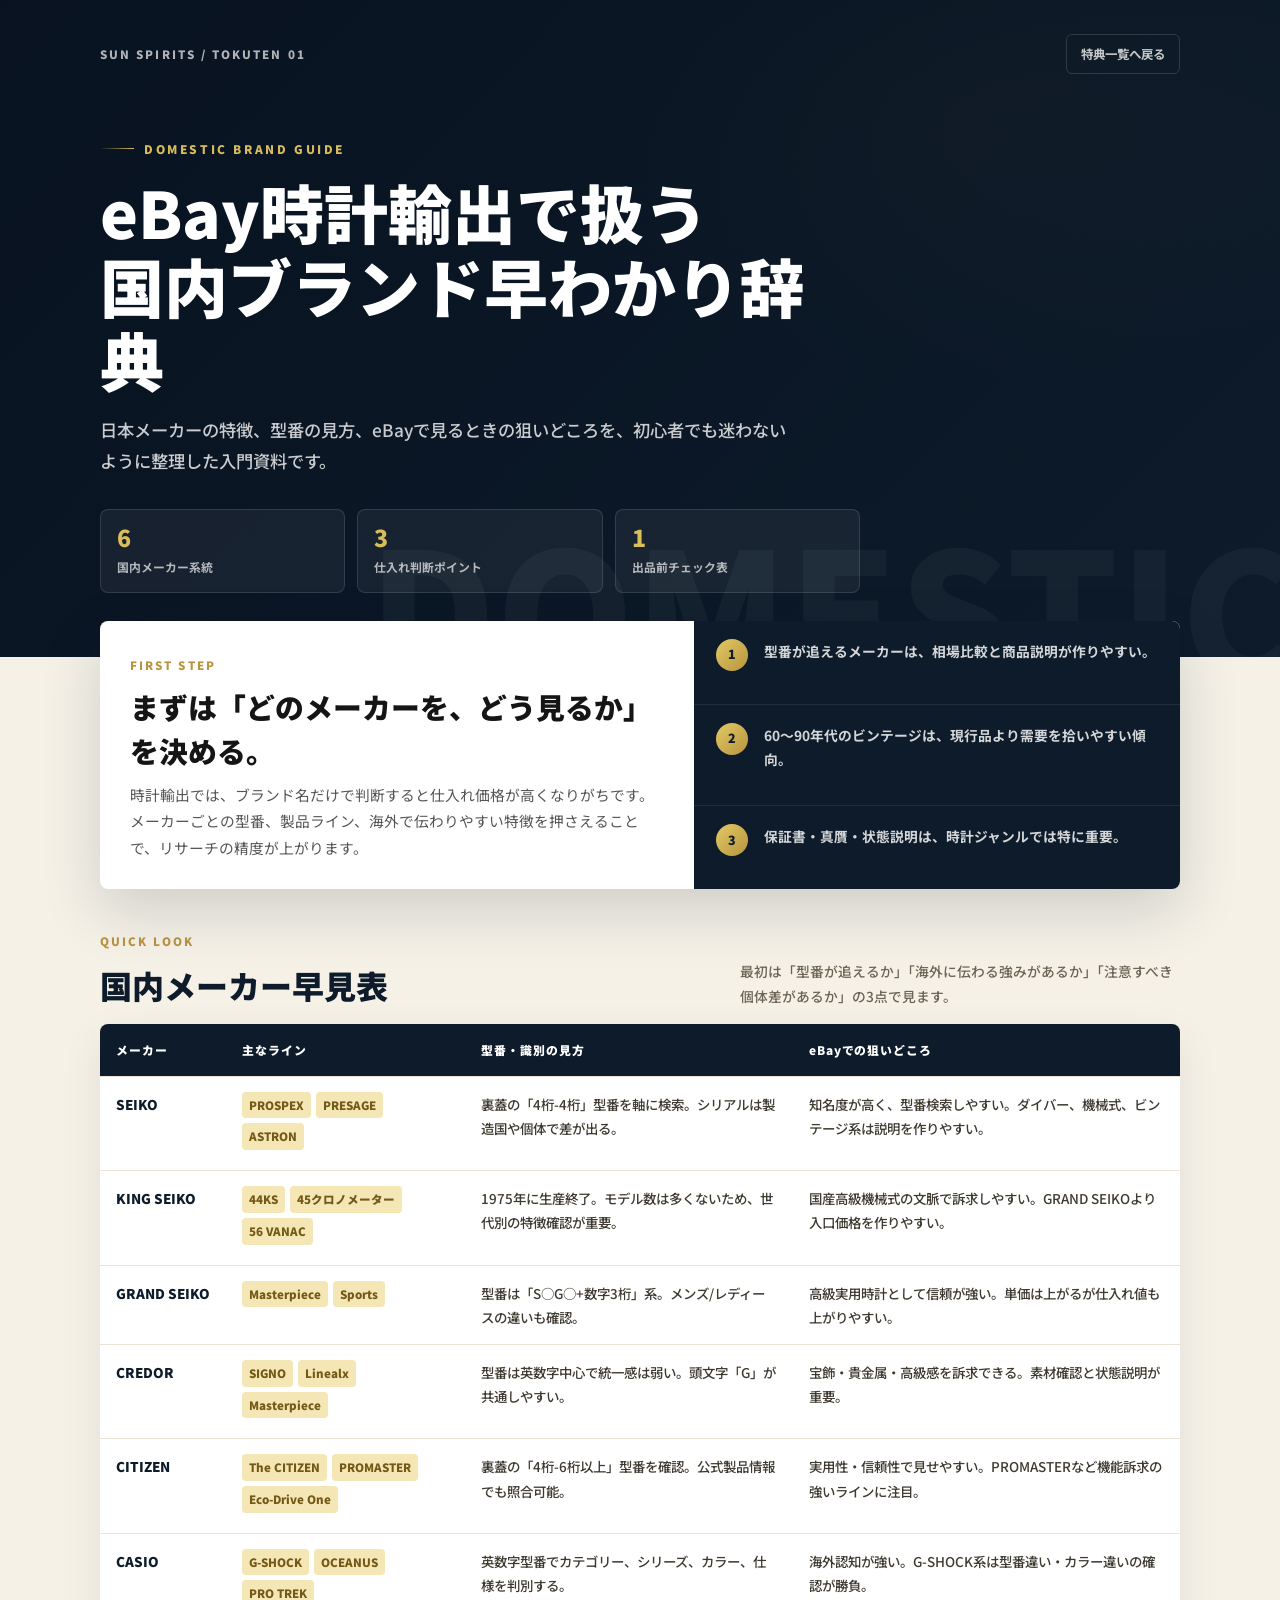
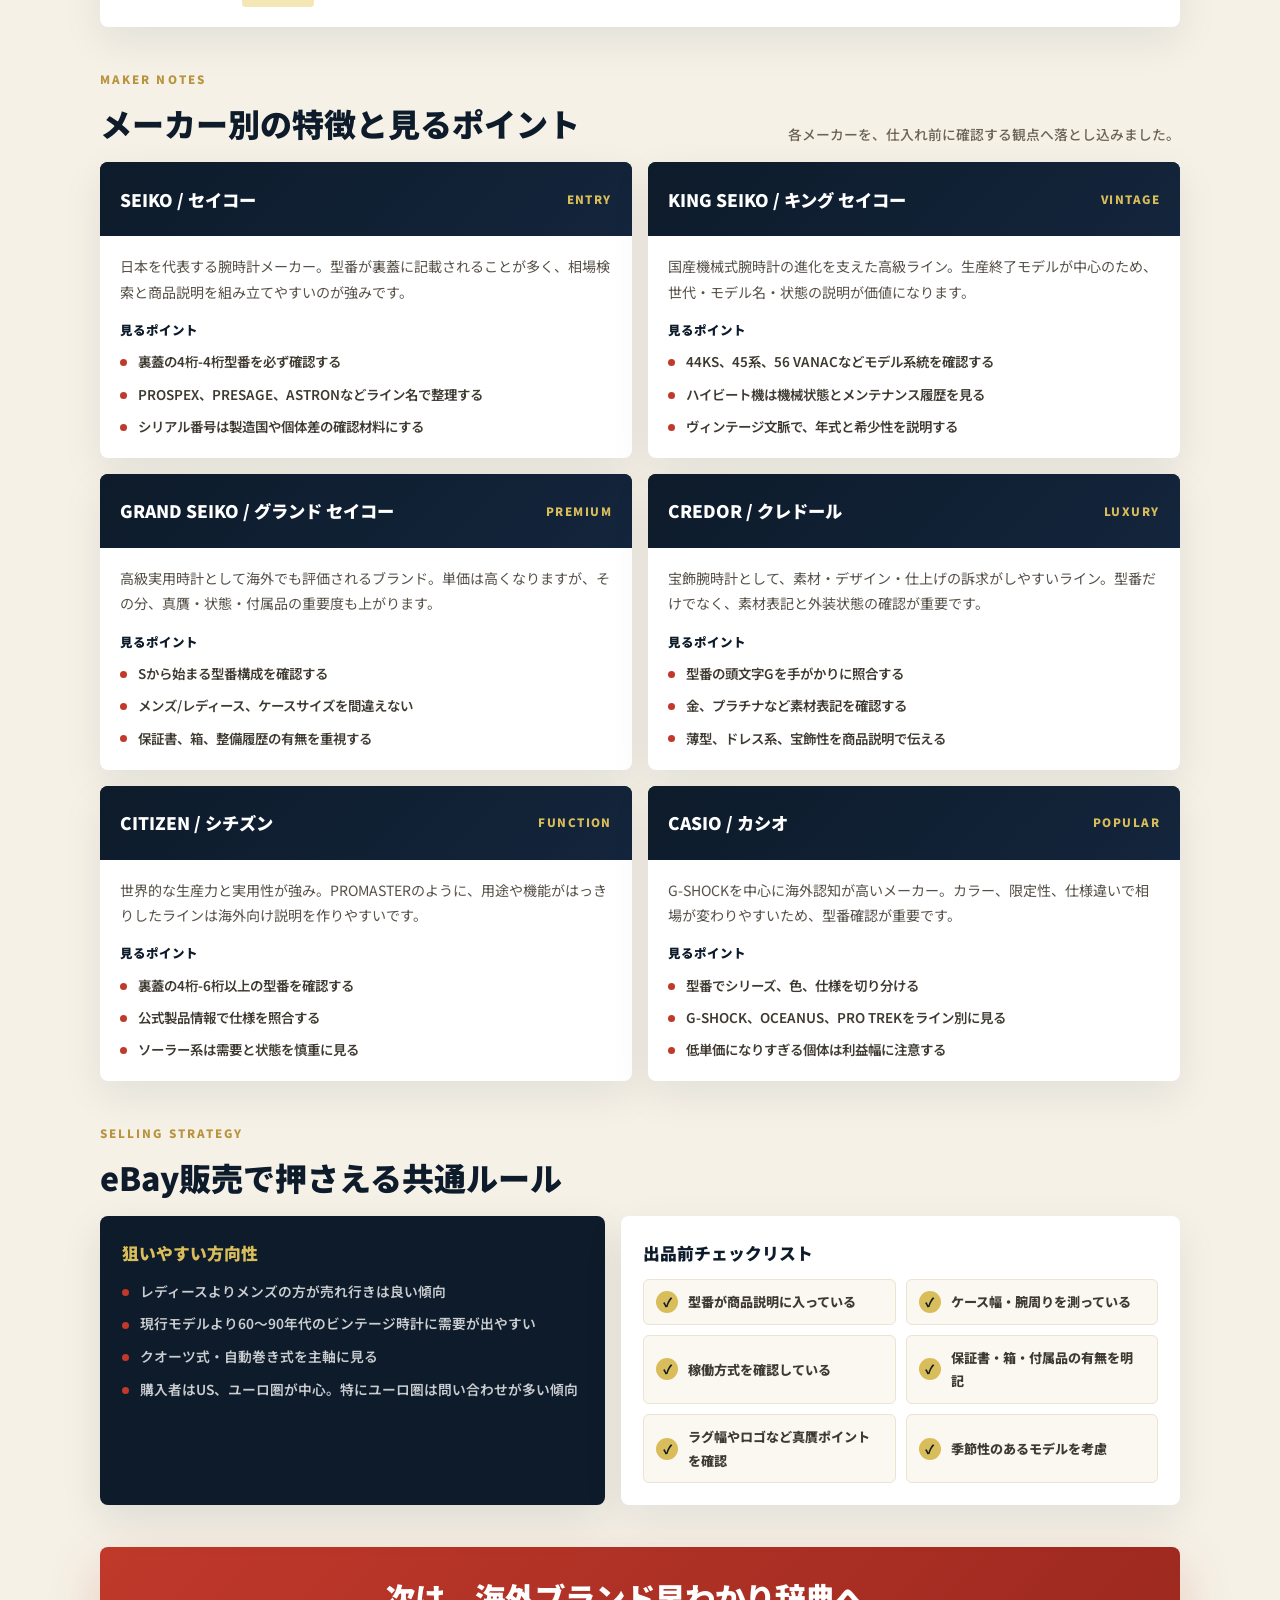
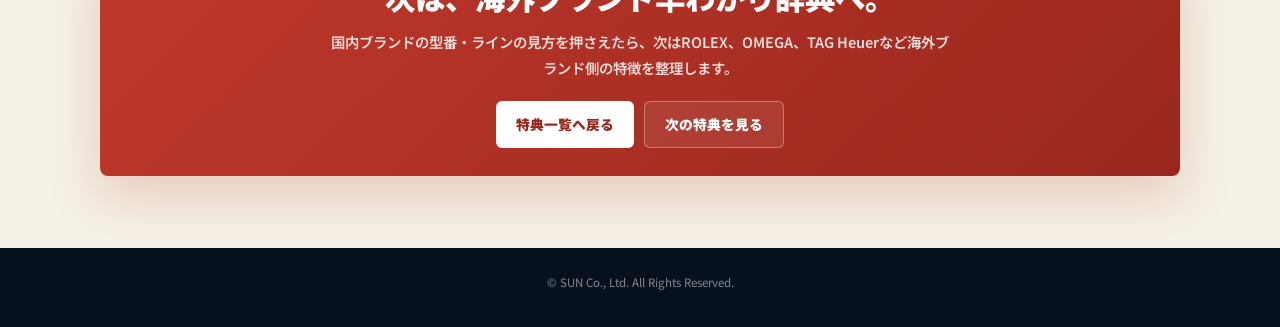
<file: tokei/tokuten-01.html>
<!DOCTYPE html>
<html lang="ja">
<head>
<meta charset="UTF-8">
<meta name="viewport" content="width=device-width, initial-scale=1.0">
<title>eBay時計輸出で扱う 国内ブランド早わかり辞典 | SUN SPIRITS</title>
<link rel="preconnect" href="https://fonts.googleapis.com">
<link rel="preconnect" href="https://fonts.gstatic.com" crossorigin>
<link href="https://fonts.googleapis.com/css2?family=Noto+Sans+JP:wght@400;500;700;900&amp;display=swap" rel="stylesheet">
<style>
*, *::before, *::after { box-sizing: border-box; margin: 0; padding: 0; }
html { font-size: 16px; scroll-behavior: smooth; }
body {
  font-family: "Noto Sans JP", "Hiragino Kaku Gothic ProN", sans-serif;
  color: #151515;
  background: #f5f1e7;
  line-height: 1.8;
  -webkit-font-smoothing: antialiased;
}
a { color: inherit; text-decoration: none; }

.hero {
  color: #fff;
  background:
    linear-gradient(135deg, rgba(8, 18, 32, 0.94), rgba(13, 27, 42, 0.86)),
    radial-gradient(ellipse at 78% 18%, rgba(201, 168, 76, 0.24), transparent 34%),
    #0d1b2a;
  padding: 34px 22px 64px;
  position: relative;
  overflow: hidden;
}
.hero::after {
  content: "DOMESTIC";
  position: absolute;
  right: -18px;
  bottom: -36px;
  color: rgba(255, 255, 255, 0.04);
  font-size: clamp(4rem, 14vw, 11rem);
  font-weight: 900;
  letter-spacing: 0;
  line-height: 1;
  pointer-events: none;
}
.wrap {
  width: min(1080px, 100%);
  margin: 0 auto;
  position: relative;
  z-index: 1;
}
.topbar {
  display: flex;
  align-items: center;
  justify-content: space-between;
  gap: 18px;
  margin-bottom: 54px;
}
.brand {
  color: rgba(255, 255, 255, 0.68);
  font-size: 0.72rem;
  font-weight: 900;
  letter-spacing: 0.18em;
}
.nav-link {
  display: inline-flex;
  align-items: center;
  justify-content: center;
  min-height: 38px;
  padding: 8px 14px;
  border: 1px solid rgba(255, 255, 255, 0.14);
  border-radius: 6px;
  color: rgba(255, 255, 255, 0.76);
  font-size: 0.78rem;
  font-weight: 700;
  transition: background 0.2s, border-color 0.2s, color 0.2s;
}
.nav-link:hover {
  background: rgba(255, 255, 255, 0.06);
  border-color: rgba(201, 168, 76, 0.5);
  color: #fff;
}
.eyebrow {
  display: inline-flex;
  align-items: center;
  gap: 10px;
  color: #d9bd5a;
  font-size: 0.74rem;
  font-weight: 900;
  letter-spacing: 0.22em;
  margin-bottom: 14px;
}
.eyebrow::before {
  content: "";
  width: 34px;
  height: 1px;
  background: linear-gradient(90deg, transparent, #d9bd5a);
}
h1 {
  max-width: 760px;
  font-size: clamp(2rem, 5vw, 4.15rem);
  line-height: 1.16;
  font-weight: 900;
  letter-spacing: 0;
}
.lead {
  max-width: 690px;
  margin-top: 18px;
  color: rgba(255, 255, 255, 0.78);
  font-size: clamp(0.92rem, 1.5vw, 1.08rem);
  font-weight: 500;
}
.hero-meta {
  display: grid;
  grid-template-columns: repeat(3, minmax(0, 1fr));
  gap: 12px;
  margin-top: 32px;
  max-width: 760px;
}
.meta-card {
  min-height: 82px;
  border: 1px solid rgba(255, 255, 255, 0.12);
  border-radius: 8px;
  padding: 14px 16px;
  background: rgba(255, 255, 255, 0.055);
}
.meta-card strong {
  display: block;
  color: #d9bd5a;
  font-size: 1.45rem;
  line-height: 1.2;
  font-weight: 900;
}
.meta-card span {
  display: block;
  margin-top: 5px;
  color: rgba(255, 255, 255, 0.68);
  font-size: 0.74rem;
  font-weight: 700;
}

.main {
  padding: 46px 22px 72px;
}
.intro-panel {
  margin-top: -82px;
  margin-bottom: 28px;
  position: relative;
  z-index: 2;
  border-radius: 8px;
  background: #fff;
  box-shadow: 0 22px 60px rgba(13, 27, 42, 0.16);
  overflow: hidden;
}
.intro-grid {
  display: grid;
  grid-template-columns: 1.1fr 0.9fr;
}
.intro-copy {
  padding: 28px 30px;
}
.section-label {
  display: inline-block;
  color: #b8943f;
  font-size: 0.72rem;
  font-weight: 900;
  letter-spacing: 0.18em;
  margin-bottom: 10px;
}
.intro-copy h2 {
  font-size: clamp(1.25rem, 2.4vw, 1.8rem);
  line-height: 1.5;
  font-weight: 900;
}
.intro-copy p {
  margin-top: 10px;
  color: #555;
  font-size: 0.92rem;
}
.intro-points {
  display: grid;
  align-content: stretch;
  background: #0d1b2a;
}
.intro-point {
  display: grid;
  grid-template-columns: 36px 1fr;
  gap: 12px;
  align-items: start;
  padding: 18px 22px;
  color: #fff;
  border-bottom: 1px solid rgba(255, 255, 255, 0.08);
}
.intro-point:last-child { border-bottom: 0; }
.intro-point b {
  width: 32px;
  height: 32px;
  display: grid;
  place-items: center;
  border-radius: 50%;
  color: #0d1b2a;
  background: linear-gradient(135deg, #e2c965, #b8943f);
  font-size: 0.78rem;
  font-weight: 900;
}
.intro-point span {
  color: rgba(255, 255, 255, 0.82);
  font-size: 0.86rem;
  font-weight: 700;
}

.section {
  margin-top: 36px;
}
.section-head {
  display: flex;
  align-items: end;
  justify-content: space-between;
  gap: 18px;
  margin-bottom: 16px;
}
.section-head h2 {
  color: #0d1b2a;
  font-size: clamp(1.35rem, 2.6vw, 2rem);
  line-height: 1.45;
  font-weight: 900;
}
.section-head p {
  max-width: 440px;
  color: #6c6354;
  font-size: 0.86rem;
  font-weight: 500;
}

.quick-table {
  width: 100%;
  border-collapse: collapse;
  overflow: hidden;
  border-radius: 8px;
  background: #fff;
  box-shadow: 0 14px 40px rgba(13, 27, 42, 0.08);
}
.quick-table th,
.quick-table td {
  padding: 15px 16px;
  border-bottom: 1px solid #ebe4d5;
  text-align: left;
  vertical-align: top;
}
.quick-table th {
  color: #fff;
  background: #0d1b2a;
  font-size: 0.74rem;
  font-weight: 900;
  letter-spacing: 0.08em;
}
.quick-table td {
  color: #3f3a31;
  font-size: 0.84rem;
  font-weight: 500;
}
.quick-table tr:last-child td { border-bottom: 0; }
.maker-name {
  color: #0d1b2a;
  font-weight: 900;
  white-space: nowrap;
}
.tag {
  display: inline-block;
  margin: 0 5px 5px 0;
  padding: 3px 7px;
  border-radius: 4px;
  color: #745916;
  background: #f4e6b5;
  font-size: 0.72rem;
  font-weight: 900;
}

.brand-grid {
  display: grid;
  grid-template-columns: repeat(2, minmax(0, 1fr));
  gap: 16px;
}
.brand-card {
  border-radius: 8px;
  background: #fff;
  box-shadow: 0 14px 40px rgba(13, 27, 42, 0.08);
  overflow: hidden;
}
.brand-card-header {
  display: flex;
  align-items: center;
  justify-content: space-between;
  gap: 12px;
  min-height: 74px;
  padding: 18px 20px;
  color: #fff;
  background:
    linear-gradient(135deg, rgba(13, 27, 42, 0.96), rgba(20, 38, 62, 0.92)),
    #0d1b2a;
}
.brand-card-header h3 {
  font-size: 1.08rem;
  line-height: 1.45;
  font-weight: 900;
}
.brand-card-header span {
  flex: 0 0 auto;
  color: #d9bd5a;
  font-size: 0.72rem;
  font-weight: 900;
  letter-spacing: 0.13em;
}
.brand-card-body {
  padding: 18px 20px 20px;
}
.brand-card-body p {
  color: #575149;
  font-size: 0.88rem;
  margin-bottom: 14px;
}
.mini-title {
  margin: 14px 0 8px;
  color: #0d1b2a;
  font-size: 0.78rem;
  font-weight: 900;
  letter-spacing: 0.08em;
}
.list {
  display: grid;
  gap: 8px;
  list-style: none;
}
.list li {
  position: relative;
  padding-left: 18px;
  color: #3f3a31;
  font-size: 0.84rem;
  font-weight: 600;
}
.list li::before {
  content: "";
  position: absolute;
  left: 0;
  top: 0.74em;
  width: 7px;
  height: 7px;
  border-radius: 50%;
  background: #c0392b;
}

.strategy {
  display: grid;
  grid-template-columns: 0.95fr 1.05fr;
  gap: 16px;
}
.strategy-card {
  border-radius: 8px;
  padding: 22px;
  background: #0d1b2a;
  color: #fff;
  box-shadow: 0 14px 40px rgba(13, 27, 42, 0.1);
}
.strategy-card h3 {
  color: #d9bd5a;
  font-size: 1.05rem;
  font-weight: 900;
  margin-bottom: 10px;
}
.strategy-card p,
.strategy-card li {
  color: rgba(255, 255, 255, 0.78);
  font-size: 0.86rem;
  font-weight: 600;
}
.check-card {
  border-radius: 8px;
  padding: 22px;
  background: #fff;
  box-shadow: 0 14px 40px rgba(13, 27, 42, 0.08);
}
.check-card h3 {
  color: #0d1b2a;
  font-size: 1.05rem;
  font-weight: 900;
  margin-bottom: 10px;
}
.check-list {
  display: grid;
  grid-template-columns: repeat(2, minmax(0, 1fr));
  gap: 10px;
  list-style: none;
}
.check-list li {
  min-height: 46px;
  display: flex;
  align-items: center;
  gap: 10px;
  padding: 10px 12px;
  border: 1px solid #ece3d2;
  border-radius: 6px;
  color: #3f3a31;
  background: #fbf8f1;
  font-size: 0.82rem;
  font-weight: 800;
}
.check-list li::before {
  content: "✓";
  flex: 0 0 auto;
  width: 22px;
  height: 22px;
  display: grid;
  place-items: center;
  border-radius: 50%;
  color: #0d1b2a;
  background: #d9bd5a;
  font-size: 0.78rem;
  font-weight: 900;
}

.cta {
  margin-top: 42px;
  padding: 28px;
  border-radius: 8px;
  text-align: center;
  color: #fff;
  background:
    linear-gradient(135deg, rgba(192, 57, 43, 0.96), rgba(151, 38, 29, 0.96)),
    #c0392b;
  box-shadow: 0 20px 52px rgba(192, 57, 43, 0.22);
}
.cta h2 {
  font-size: clamp(1.25rem, 2.7vw, 1.9rem);
  line-height: 1.45;
  font-weight: 900;
}
.cta p {
  margin: 10px auto 20px;
  max-width: 620px;
  color: rgba(255, 255, 255, 0.84);
  font-size: 0.9rem;
  font-weight: 600;
}
.cta-actions {
  display: flex;
  justify-content: center;
  flex-wrap: wrap;
  gap: 10px;
}
.cta-button {
  display: inline-flex;
  align-items: center;
  justify-content: center;
  min-height: 44px;
  padding: 10px 20px;
  border-radius: 6px;
  background: #fff;
  color: #97261d;
  font-size: 0.86rem;
  font-weight: 900;
}
.cta-button.secondary {
  border: 1px solid rgba(255, 255, 255, 0.32);
  background: rgba(255, 255, 255, 0.08);
  color: #fff;
}

.footer {
  padding: 24px 22px 34px;
  color: rgba(255, 255, 255, 0.5);
  background: #07101d;
  text-align: center;
  font-size: 0.72rem;
}

@media (max-width: 860px) {
  .hero { padding-top: 24px; }
  .topbar {
    align-items: flex-start;
    flex-direction: column;
    margin-bottom: 36px;
  }
  .nav-link { width: 100%; }
  .hero-meta,
  .intro-grid,
  .brand-grid,
  .strategy,
  .check-list {
    grid-template-columns: 1fr;
  }
  .intro-panel { margin-top: -64px; }
  .section-head {
    align-items: flex-start;
    flex-direction: column;
  }
  .quick-table,
  .quick-table tbody,
  .quick-table tr,
  .quick-table td {
    display: block;
    width: 100%;
  }
  .quick-table thead { display: none; }
  .quick-table tr {
    border-bottom: 1px solid #ebe4d5;
  }
  .quick-table td {
    border-bottom: 0;
    padding: 12px 16px;
  }
  .quick-table td::before {
    content: attr(data-label);
    display: block;
    color: #9b7b2f;
    font-size: 0.68rem;
    font-weight: 900;
    letter-spacing: 0.08em;
    margin-bottom: 3px;
  }
}
@media (max-width: 560px) {
  .hero { padding-left: 16px; padding-right: 16px; }
  .main { padding-left: 16px; padding-right: 16px; }
  .hero-meta { gap: 8px; }
  .meta-card { min-height: 72px; padding: 12px; }
  .intro-copy,
  .brand-card-body,
  .strategy-card,
  .check-card,
  .cta { padding: 18px; }
  .brand-card-header { padding: 16px 18px; }
}
</style>
</head>
<body>
<header class="hero">
  <div class="wrap">
    <div class="topbar">
      <div class="brand">SUN SPIRITS / TOKUTEN 01</div>
      <a class="nav-link" href="./tokuten.html">特典一覧へ戻る</a>
    </div>
    <div class="eyebrow">DOMESTIC BRAND GUIDE</div>
    <h1>eBay時計輸出で扱う<br>国内ブランド早わかり辞典</h1>
    <p class="lead">日本メーカーの特徴、型番の見方、eBayで見るときの狙いどころを、初心者でも迷わないように整理した入門資料です。</p>
    <div class="hero-meta" aria-label="この特典でわかること">
      <div class="meta-card"><strong>6</strong><span>国内メーカー系統</span></div>
      <div class="meta-card"><strong>3</strong><span>仕入れ判断ポイント</span></div>
      <div class="meta-card"><strong>1</strong><span>出品前チェック表</span></div>
    </div>
  </div>
</header>

<main class="main">
  <div class="wrap">
    <section class="intro-panel" aria-labelledby="intro-title">
      <div class="intro-grid">
        <div class="intro-copy">
          <span class="section-label">FIRST STEP</span>
          <h2 id="intro-title">まずは「どのメーカーを、どう見るか」を決める。</h2>
          <p>時計輸出では、ブランド名だけで判断すると仕入れ価格が高くなりがちです。メーカーごとの型番、製品ライン、海外で伝わりやすい特徴を押さえることで、リサーチの精度が上がります。</p>
        </div>
        <div class="intro-points">
          <div class="intro-point"><b>1</b><span>型番が追えるメーカーは、相場比較と商品説明が作りやすい。</span></div>
          <div class="intro-point"><b>2</b><span>60〜90年代のビンテージは、現行品より需要を拾いやすい傾向。</span></div>
          <div class="intro-point"><b>3</b><span>保証書・真贋・状態説明は、時計ジャンルでは特に重要。</span></div>
        </div>
      </div>
    </section>

    <section class="section" aria-labelledby="quick-title">
      <div class="section-head">
        <div>
          <span class="section-label">QUICK LOOK</span>
          <h2 id="quick-title">国内メーカー早見表</h2>
        </div>
        <p>最初は「型番が追えるか」「海外に伝わる強みがあるか」「注意すべき個体差があるか」の3点で見ます。</p>
      </div>
      <table class="quick-table">
        <thead>
          <tr>
            <th>メーカー</th>
            <th>主なライン</th>
            <th>型番・識別の見方</th>
            <th>eBayでの狙いどころ</th>
          </tr>
        </thead>
        <tbody>
          <tr>
            <td data-label="メーカー"><span class="maker-name">SEIKO</span></td>
            <td data-label="主なライン"><span class="tag">PROSPEX</span><span class="tag">PRESAGE</span><span class="tag">ASTRON</span></td>
            <td data-label="型番・識別">裏蓋の「4桁-4桁」型番を軸に検索。シリアルは製造国や個体で差が出る。</td>
            <td data-label="狙いどころ">知名度が高く、型番検索しやすい。ダイバー、機械式、ビンテージ系は説明を作りやすい。</td>
          </tr>
          <tr>
            <td data-label="メーカー"><span class="maker-name">KING SEIKO</span></td>
            <td data-label="主なライン"><span class="tag">44KS</span><span class="tag">45クロノメーター</span><span class="tag">56 VANAC</span></td>
            <td data-label="型番・識別">1975年に生産終了。モデル数は多くないため、世代別の特徴確認が重要。</td>
            <td data-label="狙いどころ">国産高級機械式の文脈で訴求しやすい。GRAND SEIKOより入口価格を作りやすい。</td>
          </tr>
          <tr>
            <td data-label="メーカー"><span class="maker-name">GRAND SEIKO</span></td>
            <td data-label="主なライン"><span class="tag">Masterpiece</span><span class="tag">Sports</span></td>
            <td data-label="型番・識別">型番は「S○G○+数字3桁」系。メンズ/レディースの違いも確認。</td>
            <td data-label="狙いどころ">高級実用時計として信頼が強い。単価は上がるが仕入れ値も上がりやすい。</td>
          </tr>
          <tr>
            <td data-label="メーカー"><span class="maker-name">CREDOR</span></td>
            <td data-label="主なライン"><span class="tag">SIGNO</span><span class="tag">Linealx</span><span class="tag">Masterpiece</span></td>
            <td data-label="型番・識別">型番は英数字中心で統一感は弱い。頭文字「G」が共通しやすい。</td>
            <td data-label="狙いどころ">宝飾・貴金属・高級感を訴求できる。素材確認と状態説明が重要。</td>
          </tr>
          <tr>
            <td data-label="メーカー"><span class="maker-name">CITIZEN</span></td>
            <td data-label="主なライン"><span class="tag">The CITIZEN</span><span class="tag">PROMASTER</span><span class="tag">Eco-Drive One</span></td>
            <td data-label="型番・識別">裏蓋の「4桁-6桁以上」型番を確認。公式製品情報でも照合可能。</td>
            <td data-label="狙いどころ">実用性・信頼性で見せやすい。PROMASTERなど機能訴求の強いラインに注目。</td>
          </tr>
          <tr>
            <td data-label="メーカー"><span class="maker-name">CASIO</span></td>
            <td data-label="主なライン"><span class="tag">G-SHOCK</span><span class="tag">OCEANUS</span><span class="tag">PRO TREK</span></td>
            <td data-label="型番・識別">英数字型番でカテゴリー、シリーズ、カラー、仕様を判別する。</td>
            <td data-label="狙いどころ">海外認知が強い。G-SHOCK系は型番違い・カラー違いの確認が勝負。</td>
          </tr>
        </tbody>
      </table>
    </section>

    <section class="section" aria-labelledby="maker-title">
      <div class="section-head">
        <div>
          <span class="section-label">MAKER NOTES</span>
          <h2 id="maker-title">メーカー別の特徴と見るポイント</h2>
        </div>
        <p>各メーカーを、仕入れ前に確認する観点へ落とし込みました。</p>
      </div>
      <div class="brand-grid">
        <article class="brand-card">
          <div class="brand-card-header"><h3>SEIKO / セイコー</h3><span>ENTRY</span></div>
          <div class="brand-card-body">
            <p>日本を代表する腕時計メーカー。型番が裏蓋に記載されることが多く、相場検索と商品説明を組み立てやすいのが強みです。</p>
            <div class="mini-title">見るポイント</div>
            <ul class="list">
              <li>裏蓋の4桁-4桁型番を必ず確認する</li>
              <li>PROSPEX、PRESAGE、ASTRONなどライン名で整理する</li>
              <li>シリアル番号は製造国や個体差の確認材料にする</li>
            </ul>
          </div>
        </article>

        <article class="brand-card">
          <div class="brand-card-header"><h3>KING SEIKO / キング セイコー</h3><span>VINTAGE</span></div>
          <div class="brand-card-body">
            <p>国産機械式腕時計の進化を支えた高級ライン。生産終了モデルが中心のため、世代・モデル名・状態の説明が価値になります。</p>
            <div class="mini-title">見るポイント</div>
            <ul class="list">
              <li>44KS、45系、56 VANACなどモデル系統を確認する</li>
              <li>ハイビート機は機械状態とメンテナンス履歴を見る</li>
              <li>ヴィンテージ文脈で、年式と希少性を説明する</li>
            </ul>
          </div>
        </article>

        <article class="brand-card">
          <div class="brand-card-header"><h3>GRAND SEIKO / グランド セイコー</h3><span>PREMIUM</span></div>
          <div class="brand-card-body">
            <p>高級実用時計として海外でも評価されるブランド。単価は高くなりますが、その分、真贋・状態・付属品の重要度も上がります。</p>
            <div class="mini-title">見るポイント</div>
            <ul class="list">
              <li>Sから始まる型番構成を確認する</li>
              <li>メンズ/レディース、ケースサイズを間違えない</li>
              <li>保証書、箱、整備履歴の有無を重視する</li>
            </ul>
          </div>
        </article>

        <article class="brand-card">
          <div class="brand-card-header"><h3>CREDOR / クレドール</h3><span>LUXURY</span></div>
          <div class="brand-card-body">
            <p>宝飾腕時計として、素材・デザイン・仕上げの訴求がしやすいライン。型番だけでなく、素材表記と外装状態の確認が重要です。</p>
            <div class="mini-title">見るポイント</div>
            <ul class="list">
              <li>型番の頭文字Gを手がかりに照合する</li>
              <li>金、プラチナなど素材表記を確認する</li>
              <li>薄型、ドレス系、宝飾性を商品説明で伝える</li>
            </ul>
          </div>
        </article>

        <article class="brand-card">
          <div class="brand-card-header"><h3>CITIZEN / シチズン</h3><span>FUNCTION</span></div>
          <div class="brand-card-body">
            <p>世界的な生産力と実用性が強み。PROMASTERのように、用途や機能がはっきりしたラインは海外向け説明を作りやすいです。</p>
            <div class="mini-title">見るポイント</div>
            <ul class="list">
              <li>裏蓋の4桁-6桁以上の型番を確認する</li>
              <li>公式製品情報で仕様を照合する</li>
              <li>ソーラー系は需要と状態を慎重に見る</li>
            </ul>
          </div>
        </article>

        <article class="brand-card">
          <div class="brand-card-header"><h3>CASIO / カシオ</h3><span>POPULAR</span></div>
          <div class="brand-card-body">
            <p>G-SHOCKを中心に海外認知が高いメーカー。カラー、限定性、仕様違いで相場が変わりやすいため、型番確認が重要です。</p>
            <div class="mini-title">見るポイント</div>
            <ul class="list">
              <li>型番でシリーズ、色、仕様を切り分ける</li>
              <li>G-SHOCK、OCEANUS、PRO TREKをライン別に見る</li>
              <li>低単価になりすぎる個体は利益幅に注意する</li>
            </ul>
          </div>
        </article>
      </div>
    </section>

    <section class="section" aria-labelledby="strategy-title">
      <div class="section-head">
        <div>
          <span class="section-label">SELLING STRATEGY</span>
          <h2 id="strategy-title">eBay販売で押さえる共通ルール</h2>
        </div>
      </div>
      <div class="strategy">
        <div class="strategy-card">
          <h3>狙いやすい方向性</h3>
          <ul class="list">
            <li>レディースよりメンズの方が売れ行きは良い傾向</li>
            <li>現行モデルより60〜90年代のビンテージ時計に需要が出やすい</li>
            <li>クオーツ式・自動巻き式を主軸に見る</li>
            <li>購入者はUS、ユーロ圏が中心。特にユーロ圏は問い合わせが多い傾向</li>
          </ul>
        </div>
        <div class="check-card">
          <h3>出品前チェックリスト</h3>
          <ul class="check-list">
            <li>型番が商品説明に入っている</li>
            <li>ケース幅・腕周りを測っている</li>
            <li>稼働方式を確認している</li>
            <li>保証書・箱・付属品の有無を明記</li>
            <li>ラグ幅やロゴなど真贋ポイントを確認</li>
            <li>季節性のあるモデルを考慮</li>
          </ul>
        </div>
      </div>
    </section>

    <section class="cta" aria-labelledby="next-title">
      <h2 id="next-title">次は、海外ブランド早わかり辞典へ。</h2>
      <p>国内ブランドの型番・ラインの見方を押さえたら、次はROLEX、OMEGA、TAG Heuerなど海外ブランド側の特徴を整理します。</p>
      <div class="cta-actions">
        <a class="cta-button" href="./tokuten.html">特典一覧へ戻る</a>
        <a class="cta-button secondary" href="./tokuten-02.html">次の特典を見る</a>
      </div>
    </section>
  </div>
</main>

<footer class="footer">
  &copy; SUN Co., Ltd. All Rights Reserved.
</footer>
</body>
</html>
</file>
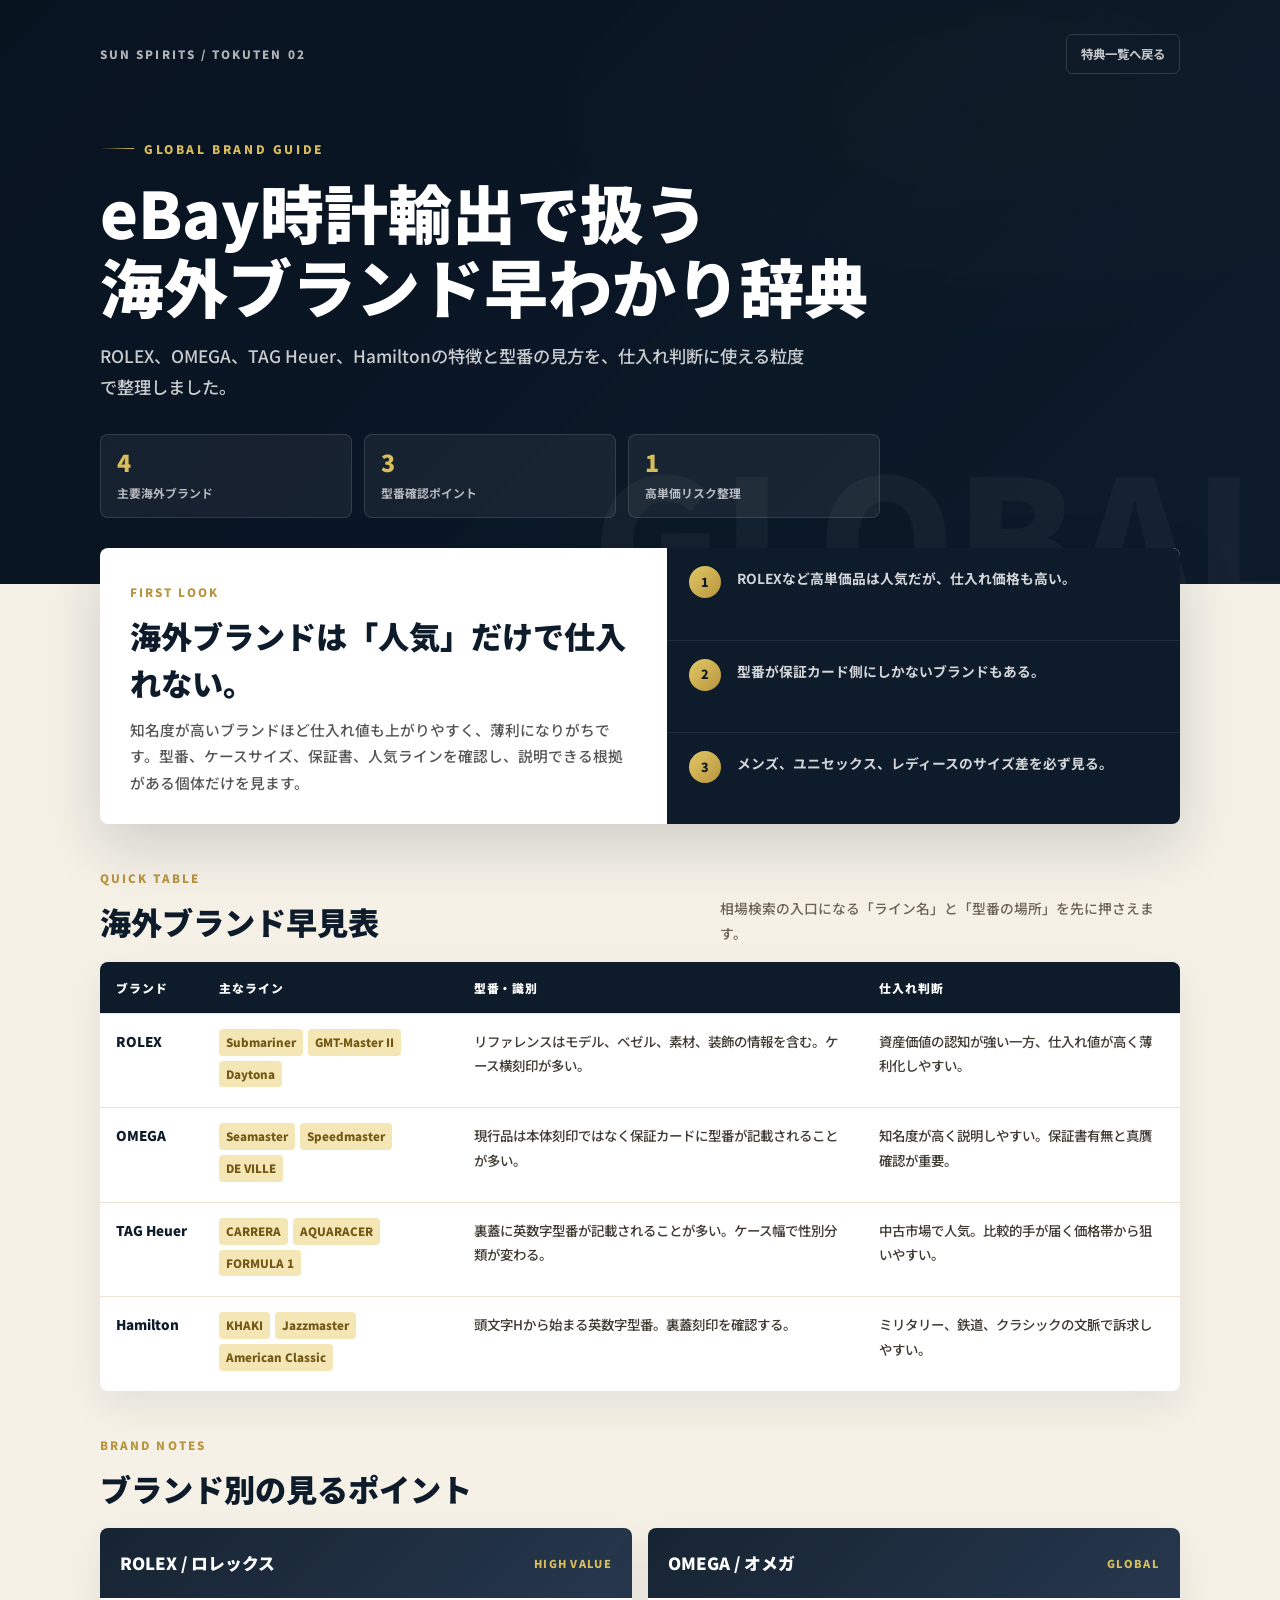
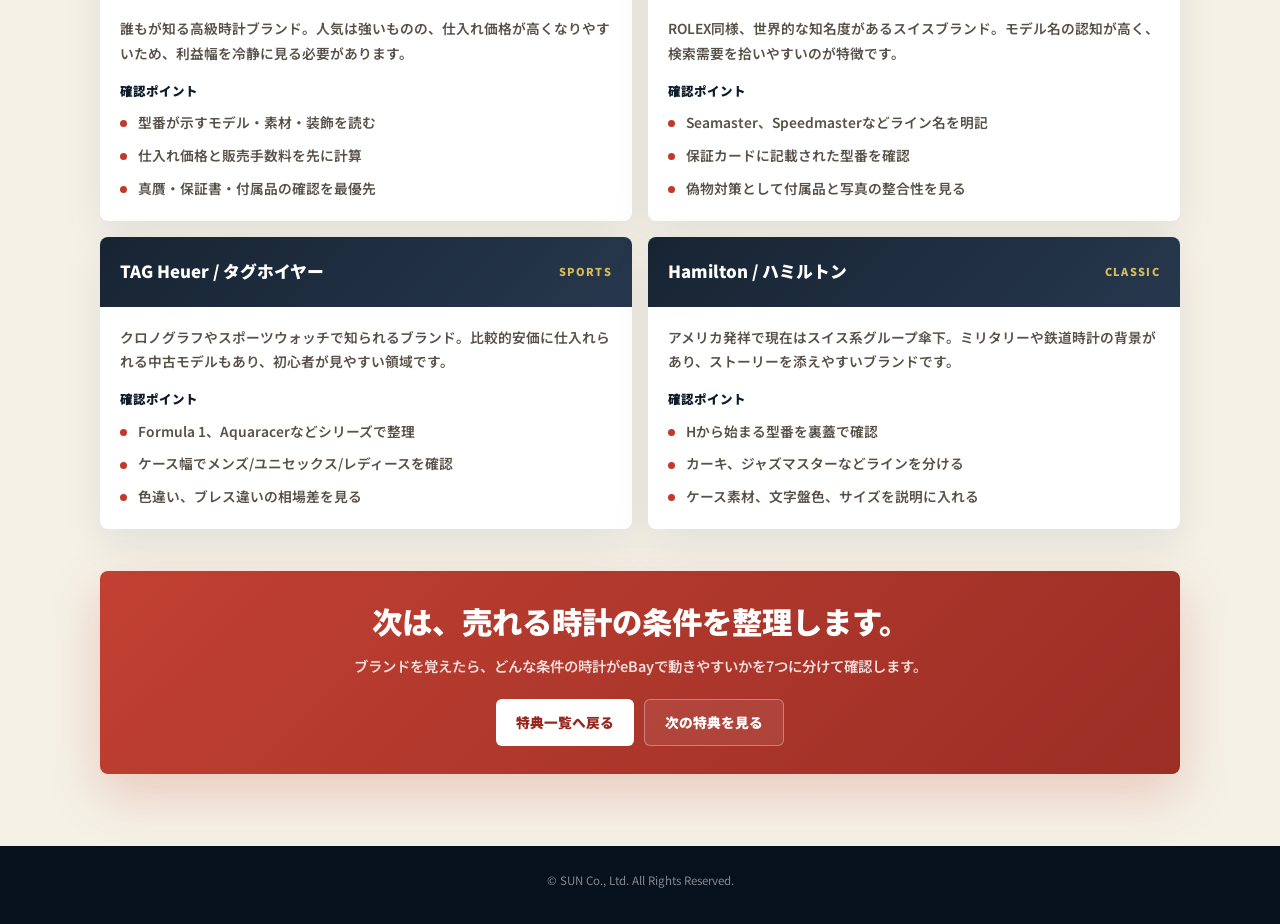
<file: tokei/tokuten-02.html>
<!DOCTYPE html>
<html lang="ja">
<head>
<meta charset="UTF-8">
<meta name="viewport" content="width=device-width, initial-scale=1.0">
<title>eBay時計輸出で扱う 海外ブランド早わかり辞典 | SUN SPIRITS</title>
<link rel="preconnect" href="https://fonts.googleapis.com">
<link rel="preconnect" href="https://fonts.gstatic.com" crossorigin>
<link href="https://fonts.googleapis.com/css2?family=Noto+Sans+JP:wght@400;500;700;900&amp;display=swap" rel="stylesheet">
<link rel="stylesheet" href="./tokuten-detail.css">
</head>
<body>
<header class="hero" data-watermark="GLOBAL">
  <div class="wrap">
    <div class="topbar"><div class="brand">SUN SPIRITS / TOKUTEN 02</div><a class="nav-link" href="./tokuten.html">特典一覧へ戻る</a></div>
    <div class="eyebrow">GLOBAL BRAND GUIDE</div>
    <h1>eBay時計輸出で扱う<br>海外ブランド早わかり辞典</h1>
    <p class="lead">ROLEX、OMEGA、TAG Heuer、Hamiltonの特徴と型番の見方を、仕入れ判断に使える粒度で整理しました。</p>
    <div class="hero-meta"><div class="meta-card"><strong>4</strong><span>主要海外ブランド</span></div><div class="meta-card"><strong>3</strong><span>型番確認ポイント</span></div><div class="meta-card"><strong>1</strong><span>高単価リスク整理</span></div></div>
  </div>
</header>
<main class="main"><div class="wrap">
  <section class="intro-panel"><div class="intro-grid">
    <div class="intro-copy"><span class="section-label">FIRST LOOK</span><h2>海外ブランドは「人気」だけで仕入れない。</h2><p>知名度が高いブランドほど仕入れ値も上がりやすく、薄利になりがちです。型番、ケースサイズ、保証書、人気ラインを確認し、説明できる根拠がある個体だけを見ます。</p></div>
    <div class="intro-points"><div class="intro-point"><b>1</b><span>ROLEXなど高単価品は人気だが、仕入れ価格も高い。</span></div><div class="intro-point"><b>2</b><span>型番が保証カード側にしかないブランドもある。</span></div><div class="intro-point"><b>3</b><span>メンズ、ユニセックス、レディースのサイズ差を必ず見る。</span></div></div>
  </div></section>

  <section class="section"><div class="section-head"><div><span class="section-label">QUICK TABLE</span><h2>海外ブランド早見表</h2></div><p>相場検索の入口になる「ライン名」と「型番の場所」を先に押さえます。</p></div>
    <table class="quick-table"><thead><tr><th>ブランド</th><th>主なライン</th><th>型番・識別</th><th>仕入れ判断</th></tr></thead><tbody>
      <tr><td data-label="ブランド"><span class="maker-name">ROLEX</span></td><td data-label="主なライン"><span class="tag">Submariner</span><span class="tag">GMT-Master II</span><span class="tag">Daytona</span></td><td data-label="型番・識別">リファレンスはモデル、ベゼル、素材、装飾の情報を含む。ケース横刻印が多い。</td><td data-label="仕入れ判断">資産価値の認知が強い一方、仕入れ値が高く薄利化しやすい。</td></tr>
      <tr><td data-label="ブランド"><span class="maker-name">OMEGA</span></td><td data-label="主なライン"><span class="tag">Seamaster</span><span class="tag">Speedmaster</span><span class="tag">DE VILLE</span></td><td data-label="型番・識別">現行品は本体刻印ではなく保証カードに型番が記載されることが多い。</td><td data-label="仕入れ判断">知名度が高く説明しやすい。保証書有無と真贋確認が重要。</td></tr>
      <tr><td data-label="ブランド"><span class="maker-name">TAG Heuer</span></td><td data-label="主なライン"><span class="tag">CARRERA</span><span class="tag">AQUARACER</span><span class="tag">FORMULA 1</span></td><td data-label="型番・識別">裏蓋に英数字型番が記載されることが多い。ケース幅で性別分類が変わる。</td><td data-label="仕入れ判断">中古市場で人気。比較的手が届く価格帯から狙いやすい。</td></tr>
      <tr><td data-label="ブランド"><span class="maker-name">Hamilton</span></td><td data-label="主なライン"><span class="tag">KHAKI</span><span class="tag">Jazzmaster</span><span class="tag">American Classic</span></td><td data-label="型番・識別">頭文字Hから始まる英数字型番。裏蓋刻印を確認する。</td><td data-label="仕入れ判断">ミリタリー、鉄道、クラシックの文脈で訴求しやすい。</td></tr>
    </tbody></table>
  </section>

  <section class="section"><div class="section-head"><div><span class="section-label">BRAND NOTES</span><h2>ブランド別の見るポイント</h2></div></div>
    <div class="card-grid">
      <article class="info-card"><div class="card-head"><h3>ROLEX / ロレックス</h3><span>HIGH VALUE</span></div><div class="card-body"><p>誰もが知る高級時計ブランド。人気は強いものの、仕入れ価格が高くなりやすいため、利益幅を冷静に見る必要があります。</p><div class="mini-title">確認ポイント</div><ul class="list"><li>型番が示すモデル・素材・装飾を読む</li><li>仕入れ価格と販売手数料を先に計算</li><li>真贋・保証書・付属品の確認を最優先</li></ul></div></article>
      <article class="info-card"><div class="card-head"><h3>OMEGA / オメガ</h3><span>GLOBAL</span></div><div class="card-body"><p>ROLEX同様、世界的な知名度があるスイスブランド。モデル名の認知が高く、検索需要を拾いやすいのが特徴です。</p><div class="mini-title">確認ポイント</div><ul class="list"><li>Seamaster、Speedmasterなどライン名を明記</li><li>保証カードに記載された型番を確認</li><li>偽物対策として付属品と写真の整合性を見る</li></ul></div></article>
      <article class="info-card"><div class="card-head"><h3>TAG Heuer / タグホイヤー</h3><span>SPORTS</span></div><div class="card-body"><p>クロノグラフやスポーツウォッチで知られるブランド。比較的安価に仕入れられる中古モデルもあり、初心者が見やすい領域です。</p><div class="mini-title">確認ポイント</div><ul class="list"><li>Formula 1、Aquaracerなどシリーズで整理</li><li>ケース幅でメンズ/ユニセックス/レディースを確認</li><li>色違い、ブレス違いの相場差を見る</li></ul></div></article>
      <article class="info-card"><div class="card-head"><h3>Hamilton / ハミルトン</h3><span>CLASSIC</span></div><div class="card-body"><p>アメリカ発祥で現在はスイス系グループ傘下。ミリタリーや鉄道時計の背景があり、ストーリーを添えやすいブランドです。</p><div class="mini-title">確認ポイント</div><ul class="list"><li>Hから始まる型番を裏蓋で確認</li><li>カーキ、ジャズマスターなどラインを分ける</li><li>ケース素材、文字盤色、サイズを説明に入れる</li></ul></div></article>
    </div>
  </section>

  <section class="cta"><h2>次は、売れる時計の条件を整理します。</h2><p>ブランドを覚えたら、どんな条件の時計がeBayで動きやすいかを7つに分けて確認します。</p><div class="cta-actions"><a class="cta-button" href="./tokuten.html">特典一覧へ戻る</a><a class="cta-button secondary" href="./tokuten-03.html">次の特典を見る</a></div></section>
</div></main><footer class="footer">&copy; SUN Co., Ltd. All Rights Reserved.</footer>
</body>
</html>
</file>
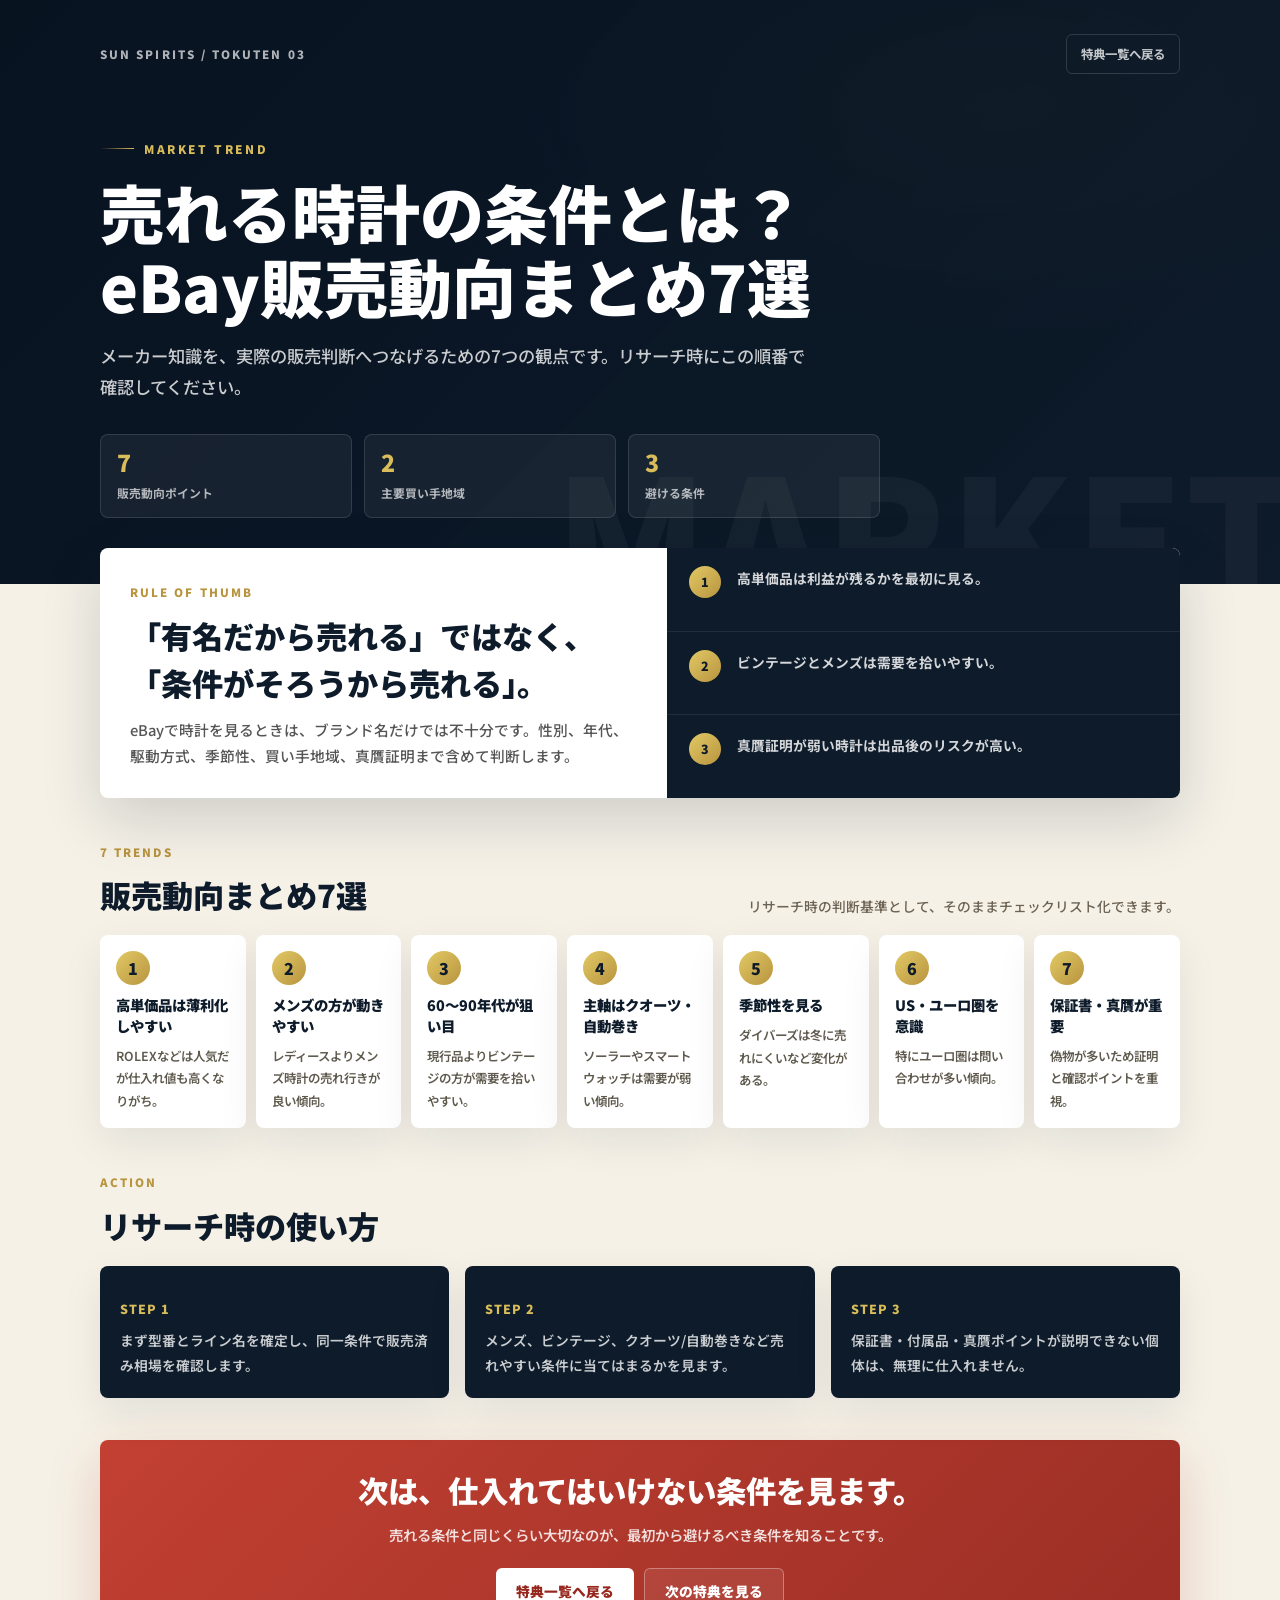
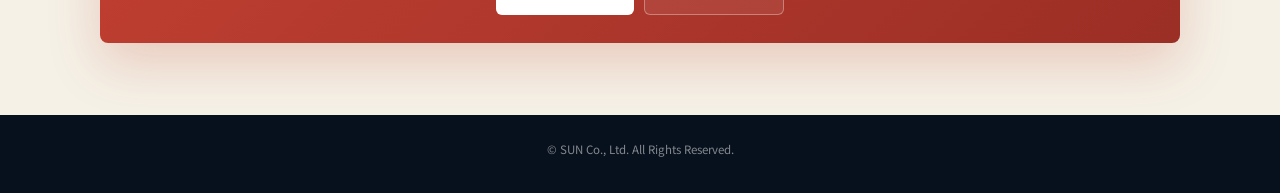
<file: tokei/tokuten-03.html>
<!DOCTYPE html>
<html lang="ja">
<head>
<meta charset="UTF-8">
<meta name="viewport" content="width=device-width, initial-scale=1.0">
<title>売れる時計の条件とは？ eBay販売動向まとめ7選 | SUN SPIRITS</title>
<link rel="preconnect" href="https://fonts.googleapis.com">
<link rel="preconnect" href="https://fonts.gstatic.com" crossorigin>
<link href="https://fonts.googleapis.com/css2?family=Noto+Sans+JP:wght@400;500;700;900&amp;display=swap" rel="stylesheet">
<link rel="stylesheet" href="./tokuten-detail.css">
</head>
<body>
<header class="hero" data-watermark="MARKET">
  <div class="wrap">
    <div class="topbar"><div class="brand">SUN SPIRITS / TOKUTEN 03</div><a class="nav-link" href="./tokuten.html">特典一覧へ戻る</a></div>
    <div class="eyebrow">MARKET TREND</div>
    <h1>売れる時計の条件とは？<br>eBay販売動向まとめ7選</h1>
    <p class="lead">メーカー知識を、実際の販売判断へつなげるための7つの観点です。リサーチ時にこの順番で確認してください。</p>
    <div class="hero-meta"><div class="meta-card"><strong>7</strong><span>販売動向ポイント</span></div><div class="meta-card"><strong>2</strong><span>主要買い手地域</span></div><div class="meta-card"><strong>3</strong><span>避ける条件</span></div></div>
  </div>
</header>
<main class="main"><div class="wrap">
  <section class="intro-panel"><div class="intro-grid">
    <div class="intro-copy"><span class="section-label">RULE OF THUMB</span><h2>「有名だから売れる」ではなく、「条件がそろうから売れる」。</h2><p>eBayで時計を見るときは、ブランド名だけでは不十分です。性別、年代、駆動方式、季節性、買い手地域、真贋証明まで含めて判断します。</p></div>
    <div class="intro-points"><div class="intro-point"><b>1</b><span>高単価品は利益が残るかを最初に見る。</span></div><div class="intro-point"><b>2</b><span>ビンテージとメンズは需要を拾いやすい。</span></div><div class="intro-point"><b>3</b><span>真贋証明が弱い時計は出品後のリスクが高い。</span></div></div>
  </div></section>

  <section class="section"><div class="section-head"><div><span class="section-label">7 TRENDS</span><h2>販売動向まとめ7選</h2></div><p>リサーチ時の判断基準として、そのままチェックリスト化できます。</p></div>
    <div class="number-grid">
      <div class="number-card"><b>1</b><strong>高単価品は薄利化しやすい</strong><span>ROLEXなどは人気だが仕入れ値も高くなりがち。</span></div>
      <div class="number-card"><b>2</b><strong>メンズの方が動きやすい</strong><span>レディースよりメンズ時計の売れ行きが良い傾向。</span></div>
      <div class="number-card"><b>3</b><strong>60〜90年代が狙い目</strong><span>現行品よりビンテージの方が需要を拾いやすい。</span></div>
      <div class="number-card"><b>4</b><strong>主軸はクオーツ・自動巻き</strong><span>ソーラーやスマートウォッチは需要が弱い傾向。</span></div>
      <div class="number-card"><b>5</b><strong>季節性を見る</strong><span>ダイバーズは冬に売れにくいなど変化がある。</span></div>
      <div class="number-card"><b>6</b><strong>US・ユーロ圏を意識</strong><span>特にユーロ圏は問い合わせが多い傾向。</span></div>
      <div class="number-card"><b>7</b><strong>保証書・真贋が重要</strong><span>偽物が多いため証明と確認ポイントを重視。</span></div>
    </div>
  </section>

  <section class="section"><div class="section-head"><div><span class="section-label">ACTION</span><h2>リサーチ時の使い方</h2></div></div>
    <div class="card-grid three">
      <article class="dark-card"><div class="card-body"><div class="mini-title">STEP 1</div><p>まず型番とライン名を確定し、同一条件で販売済み相場を確認します。</p></div></article>
      <article class="dark-card"><div class="card-body"><div class="mini-title">STEP 2</div><p>メンズ、ビンテージ、クオーツ/自動巻きなど売れやすい条件に当てはまるかを見ます。</p></div></article>
      <article class="dark-card"><div class="card-body"><div class="mini-title">STEP 3</div><p>保証書・付属品・真贋ポイントが説明できない個体は、無理に仕入れません。</p></div></article>
    </div>
  </section>
  <section class="cta"><h2>次は、仕入れてはいけない条件を見ます。</h2><p>売れる条件と同じくらい大切なのが、最初から避けるべき条件を知ることです。</p><div class="cta-actions"><a class="cta-button" href="./tokuten.html">特典一覧へ戻る</a><a class="cta-button secondary" href="./tokuten-04.html">次の特典を見る</a></div></section>
</div></main><footer class="footer">&copy; SUN Co., Ltd. All Rights Reserved.</footer>
</body>
</html>
</file>
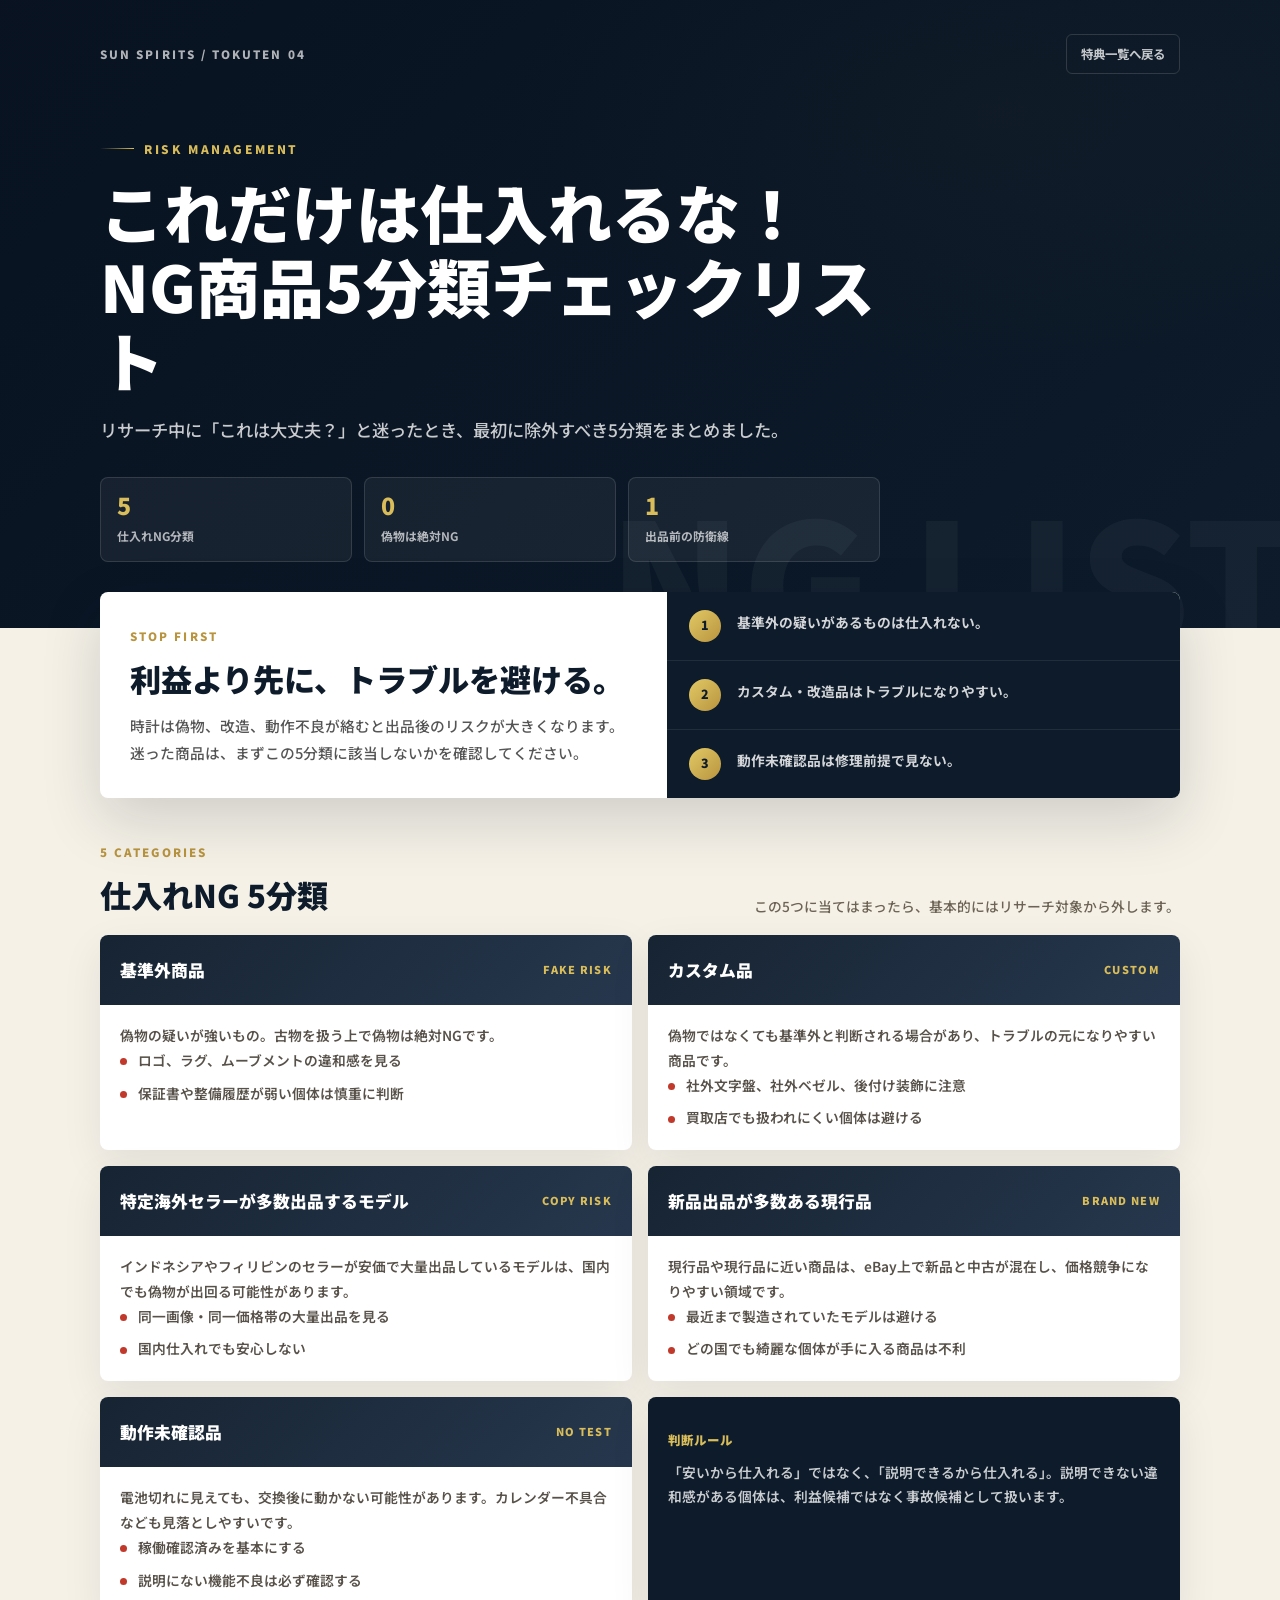
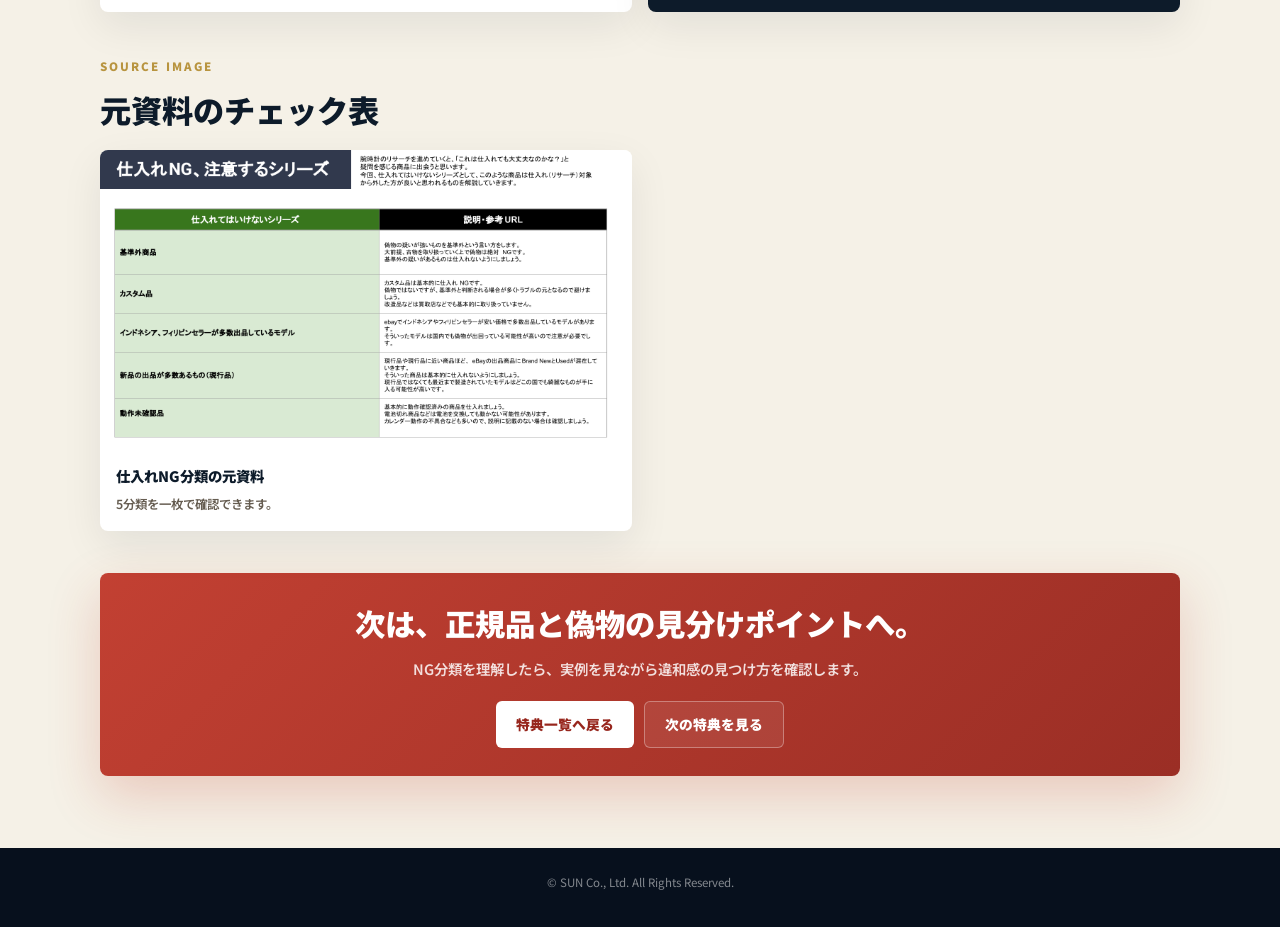
<file: tokei/tokuten-04.html>
<!DOCTYPE html>
<html lang="ja">
<head>
<meta charset="UTF-8">
<meta name="viewport" content="width=device-width, initial-scale=1.0">
<title>これだけは仕入れるな！NG商品5分類チェックリスト | SUN SPIRITS</title>
<link rel="preconnect" href="https://fonts.googleapis.com">
<link rel="preconnect" href="https://fonts.gstatic.com" crossorigin>
<link href="https://fonts.googleapis.com/css2?family=Noto+Sans+JP:wght@400;500;700;900&amp;display=swap" rel="stylesheet">
<link rel="stylesheet" href="./tokuten-detail.css">
</head>
<body>
<header class="hero" data-watermark="NG LIST">
  <div class="wrap">
    <div class="topbar"><div class="brand">SUN SPIRITS / TOKUTEN 04</div><a class="nav-link" href="./tokuten.html">特典一覧へ戻る</a></div>
    <div class="eyebrow">RISK MANAGEMENT</div>
    <h1>これだけは仕入れるな！<br>NG商品5分類チェックリスト</h1>
    <p class="lead">リサーチ中に「これは大丈夫？」と迷ったとき、最初に除外すべき5分類をまとめました。</p>
    <div class="hero-meta"><div class="meta-card"><strong>5</strong><span>仕入れNG分類</span></div><div class="meta-card"><strong>0</strong><span>偽物は絶対NG</span></div><div class="meta-card"><strong>1</strong><span>出品前の防衛線</span></div></div>
  </div>
</header>
<main class="main"><div class="wrap">
  <section class="intro-panel"><div class="intro-grid">
    <div class="intro-copy"><span class="section-label">STOP FIRST</span><h2>利益より先に、トラブルを避ける。</h2><p>時計は偽物、改造、動作不良が絡むと出品後のリスクが大きくなります。迷った商品は、まずこの5分類に該当しないかを確認してください。</p></div>
    <div class="intro-points"><div class="intro-point"><b>1</b><span>基準外の疑いがあるものは仕入れない。</span></div><div class="intro-point"><b>2</b><span>カスタム・改造品はトラブルになりやすい。</span></div><div class="intro-point"><b>3</b><span>動作未確認品は修理前提で見ない。</span></div></div>
  </div></section>

  <section class="section"><div class="section-head"><div><span class="section-label">5 CATEGORIES</span><h2>仕入れNG 5分類</h2></div><p>この5つに当てはまったら、基本的にはリサーチ対象から外します。</p></div>
    <div class="card-grid">
      <article class="info-card"><div class="card-head"><h3>基準外商品</h3><span>FAKE RISK</span></div><div class="card-body"><p>偽物の疑いが強いもの。古物を扱う上で偽物は絶対NGです。</p><ul class="list"><li>ロゴ、ラグ、ムーブメントの違和感を見る</li><li>保証書や整備履歴が弱い個体は慎重に判断</li></ul></div></article>
      <article class="info-card"><div class="card-head"><h3>カスタム品</h3><span>CUSTOM</span></div><div class="card-body"><p>偽物ではなくても基準外と判断される場合があり、トラブルの元になりやすい商品です。</p><ul class="list"><li>社外文字盤、社外ベゼル、後付け装飾に注意</li><li>買取店でも扱われにくい個体は避ける</li></ul></div></article>
      <article class="info-card"><div class="card-head"><h3>特定海外セラーが多数出品するモデル</h3><span>COPY RISK</span></div><div class="card-body"><p>インドネシアやフィリピンのセラーが安価で大量出品しているモデルは、国内でも偽物が出回る可能性があります。</p><ul class="list"><li>同一画像・同一価格帯の大量出品を見る</li><li>国内仕入れでも安心しない</li></ul></div></article>
      <article class="info-card"><div class="card-head"><h3>新品出品が多数ある現行品</h3><span>BRAND NEW</span></div><div class="card-body"><p>現行品や現行品に近い商品は、eBay上で新品と中古が混在し、価格競争になりやすい領域です。</p><ul class="list"><li>最近まで製造されていたモデルは避ける</li><li>どの国でも綺麗な個体が手に入る商品は不利</li></ul></div></article>
      <article class="info-card"><div class="card-head"><h3>動作未確認品</h3><span>NO TEST</span></div><div class="card-body"><p>電池切れに見えても、交換後に動かない可能性があります。カレンダー不具合なども見落としやすいです。</p><ul class="list"><li>稼働確認済みを基本にする</li><li>説明にない機能不良は必ず確認する</li></ul></div></article>
      <article class="dark-card"><div class="card-body"><div class="mini-title">判断ルール</div><p>「安いから仕入れる」ではなく、「説明できるから仕入れる」。説明できない違和感がある個体は、利益候補ではなく事故候補として扱います。</p></div></article>
    </div>
  </section>
  <section class="section"><div class="section-head"><div><span class="section-label">SOURCE IMAGE</span><h2>元資料のチェック表</h2></div></div><div class="image-grid"><div class="image-card"><img src="./tokuten-assets/ng-series-2.png" alt="仕入れNG、注意するシリーズの元資料"><div class="image-caption"><strong>仕入れNG分類の元資料</strong><span>5分類を一枚で確認できます。</span></div></div></div></section>
  <section class="cta"><h2>次は、正規品と偽物の見分けポイントへ。</h2><p>NG分類を理解したら、実例を見ながら違和感の見つけ方を確認します。</p><div class="cta-actions"><a class="cta-button" href="./tokuten.html">特典一覧へ戻る</a><a class="cta-button secondary" href="./tokuten-05.html">次の特典を見る</a></div></section>
</div></main><footer class="footer">&copy; SUN Co., Ltd. All Rights Reserved.</footer>
</body>
</html>
</file>
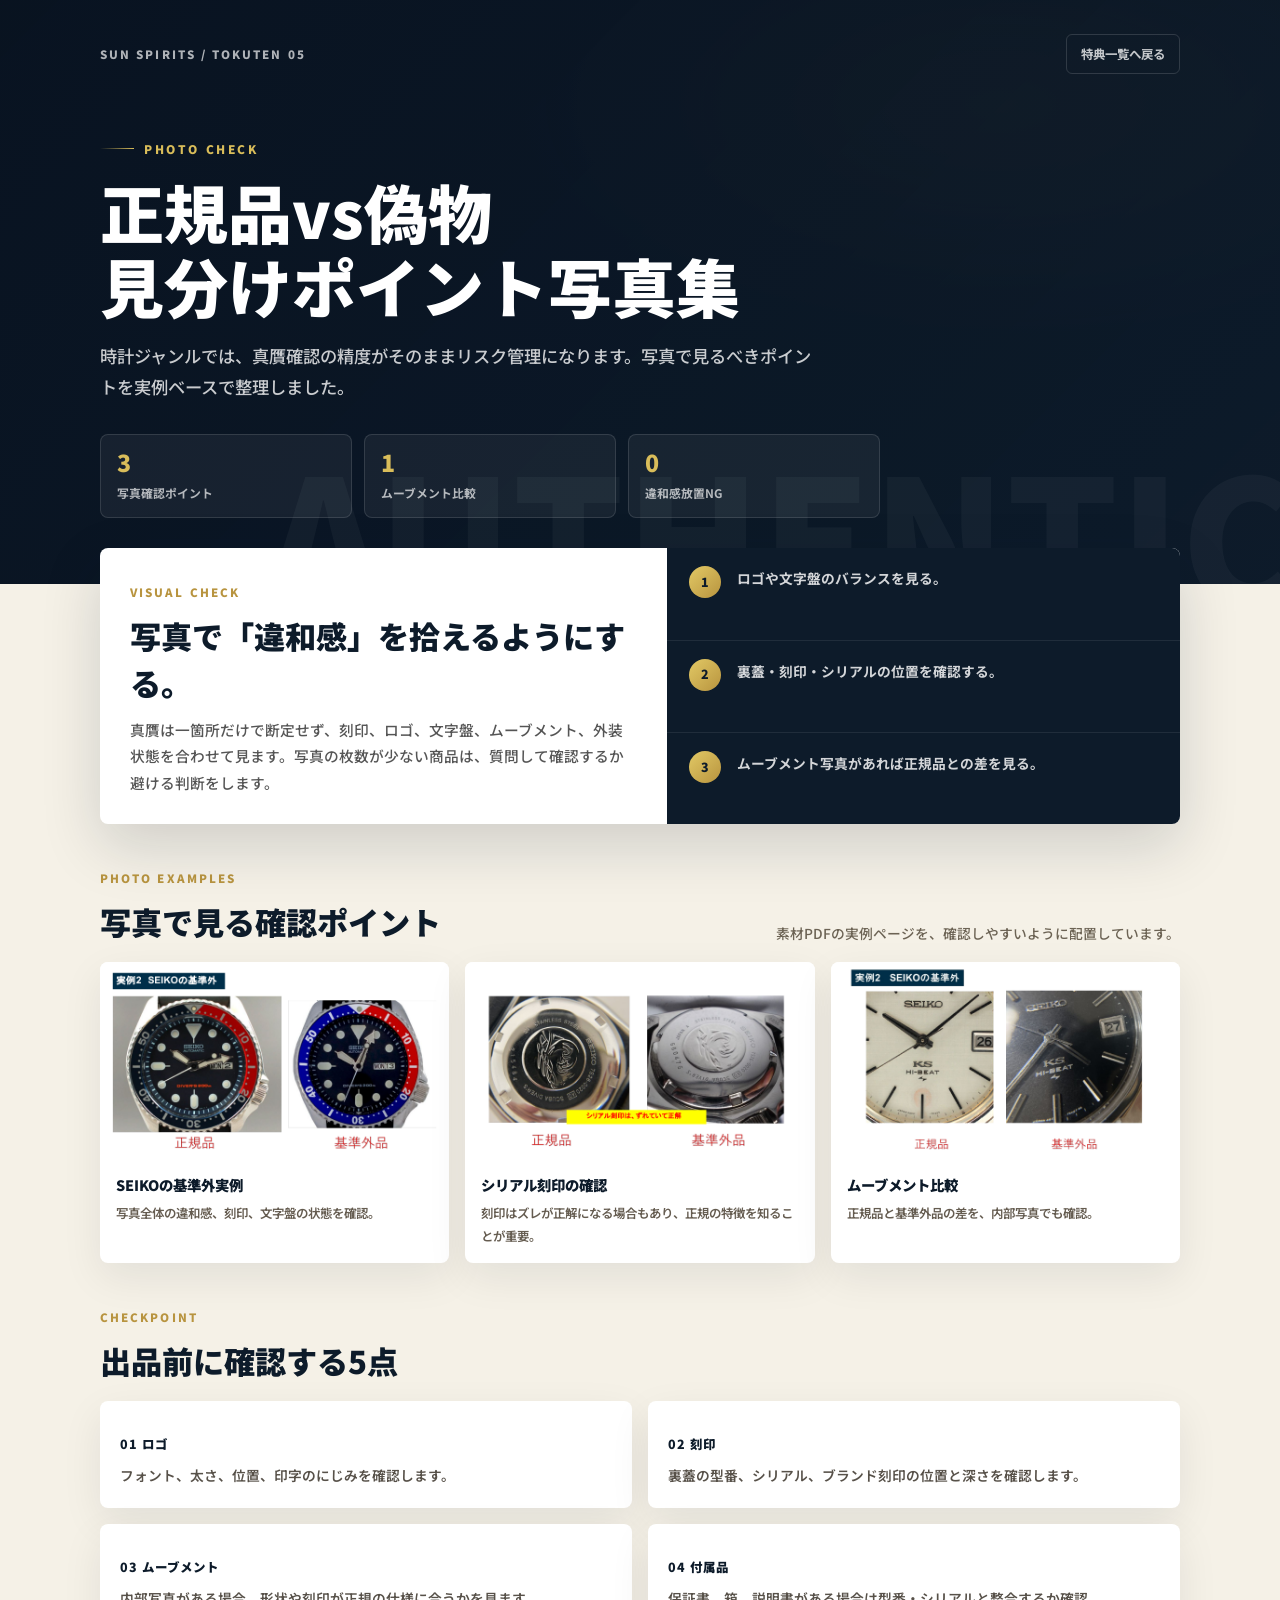
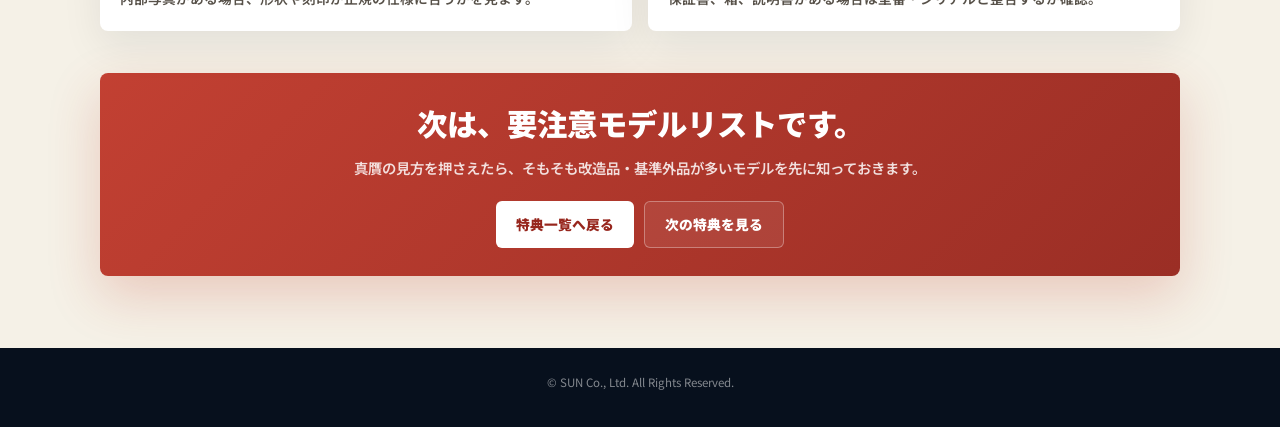
<file: tokei/tokuten-05.html>
<!DOCTYPE html>
<html lang="ja">
<head>
<meta charset="UTF-8">
<meta name="viewport" content="width=device-width, initial-scale=1.0">
<title>正規品vs偽物 見分けポイント写真集 | SUN SPIRITS</title>
<link rel="preconnect" href="https://fonts.googleapis.com">
<link rel="preconnect" href="https://fonts.gstatic.com" crossorigin>
<link href="https://fonts.googleapis.com/css2?family=Noto+Sans+JP:wght@400;500;700;900&amp;display=swap" rel="stylesheet">
<link rel="stylesheet" href="./tokuten-detail.css">
</head>
<body>
<header class="hero" data-watermark="AUTHENTIC">
  <div class="wrap">
    <div class="topbar"><div class="brand">SUN SPIRITS / TOKUTEN 05</div><a class="nav-link" href="./tokuten.html">特典一覧へ戻る</a></div>
    <div class="eyebrow">PHOTO CHECK</div>
    <h1>正規品vs偽物<br>見分けポイント写真集</h1>
    <p class="lead">時計ジャンルでは、真贋確認の精度がそのままリスク管理になります。写真で見るべきポイントを実例ベースで整理しました。</p>
    <div class="hero-meta"><div class="meta-card"><strong>3</strong><span>写真確認ポイント</span></div><div class="meta-card"><strong>1</strong><span>ムーブメント比較</span></div><div class="meta-card"><strong>0</strong><span>違和感放置NG</span></div></div>
  </div>
</header>
<main class="main"><div class="wrap">
  <section class="intro-panel"><div class="intro-grid">
    <div class="intro-copy"><span class="section-label">VISUAL CHECK</span><h2>写真で「違和感」を拾えるようにする。</h2><p>真贋は一箇所だけで断定せず、刻印、ロゴ、文字盤、ムーブメント、外装状態を合わせて見ます。写真の枚数が少ない商品は、質問して確認するか避ける判断をします。</p></div>
    <div class="intro-points"><div class="intro-point"><b>1</b><span>ロゴや文字盤のバランスを見る。</span></div><div class="intro-point"><b>2</b><span>裏蓋・刻印・シリアルの位置を確認する。</span></div><div class="intro-point"><b>3</b><span>ムーブメント写真があれば正規品との差を見る。</span></div></div>
  </div></section>

  <section class="section"><div class="section-head"><div><span class="section-label">PHOTO EXAMPLES</span><h2>写真で見る確認ポイント</h2></div><p>素材PDFの実例ページを、確認しやすいように配置しています。</p></div>
    <div class="image-grid three">
      <div class="image-card"><img src="./tokuten-assets/ng-series-3.png" alt="SEIKOの基準外実例"><div class="image-caption"><strong>SEIKOの基準外実例</strong><span>写真全体の違和感、刻印、文字盤の状態を確認。</span></div></div>
      <div class="image-card"><img src="./tokuten-assets/ng-series-4.png" alt="シリアル刻印の確認例"><div class="image-caption"><strong>シリアル刻印の確認</strong><span>刻印はズレが正解になる場合もあり、正規の特徴を知ることが重要。</span></div></div>
      <div class="image-card"><img src="./tokuten-assets/ng-series-5.png" alt="正規品と基準外品のムーブメント比較"><div class="image-caption"><strong>ムーブメント比較</strong><span>正規品と基準外品の差を、内部写真でも確認。</span></div></div>
    </div>
  </section>

  <section class="section"><div class="section-head"><div><span class="section-label">CHECKPOINT</span><h2>出品前に確認する5点</h2></div></div>
    <div class="card-grid">
      <article class="info-card"><div class="card-body"><div class="mini-title">01 ロゴ</div><p>フォント、太さ、位置、印字のにじみを確認します。</p></div></article>
      <article class="info-card"><div class="card-body"><div class="mini-title">02 刻印</div><p>裏蓋の型番、シリアル、ブランド刻印の位置と深さを確認します。</p></div></article>
      <article class="info-card"><div class="card-body"><div class="mini-title">03 ムーブメント</div><p>内部写真がある場合、形状や刻印が正規の仕様に合うかを見ます。</p></div></article>
      <article class="info-card"><div class="card-body"><div class="mini-title">04 付属品</div><p>保証書、箱、説明書がある場合は型番・シリアルと整合するか確認。</p></div></article>
    </div>
  </section>
  <section class="cta"><h2>次は、要注意モデルリストです。</h2><p>真贋の見方を押さえたら、そもそも改造品・基準外品が多いモデルを先に知っておきます。</p><div class="cta-actions"><a class="cta-button" href="./tokuten.html">特典一覧へ戻る</a><a class="cta-button secondary" href="./tokuten-06.html">次の特典を見る</a></div></section>
</div></main><footer class="footer">&copy; SUN Co., Ltd. All Rights Reserved.</footer>
</body>
</html>
</file>
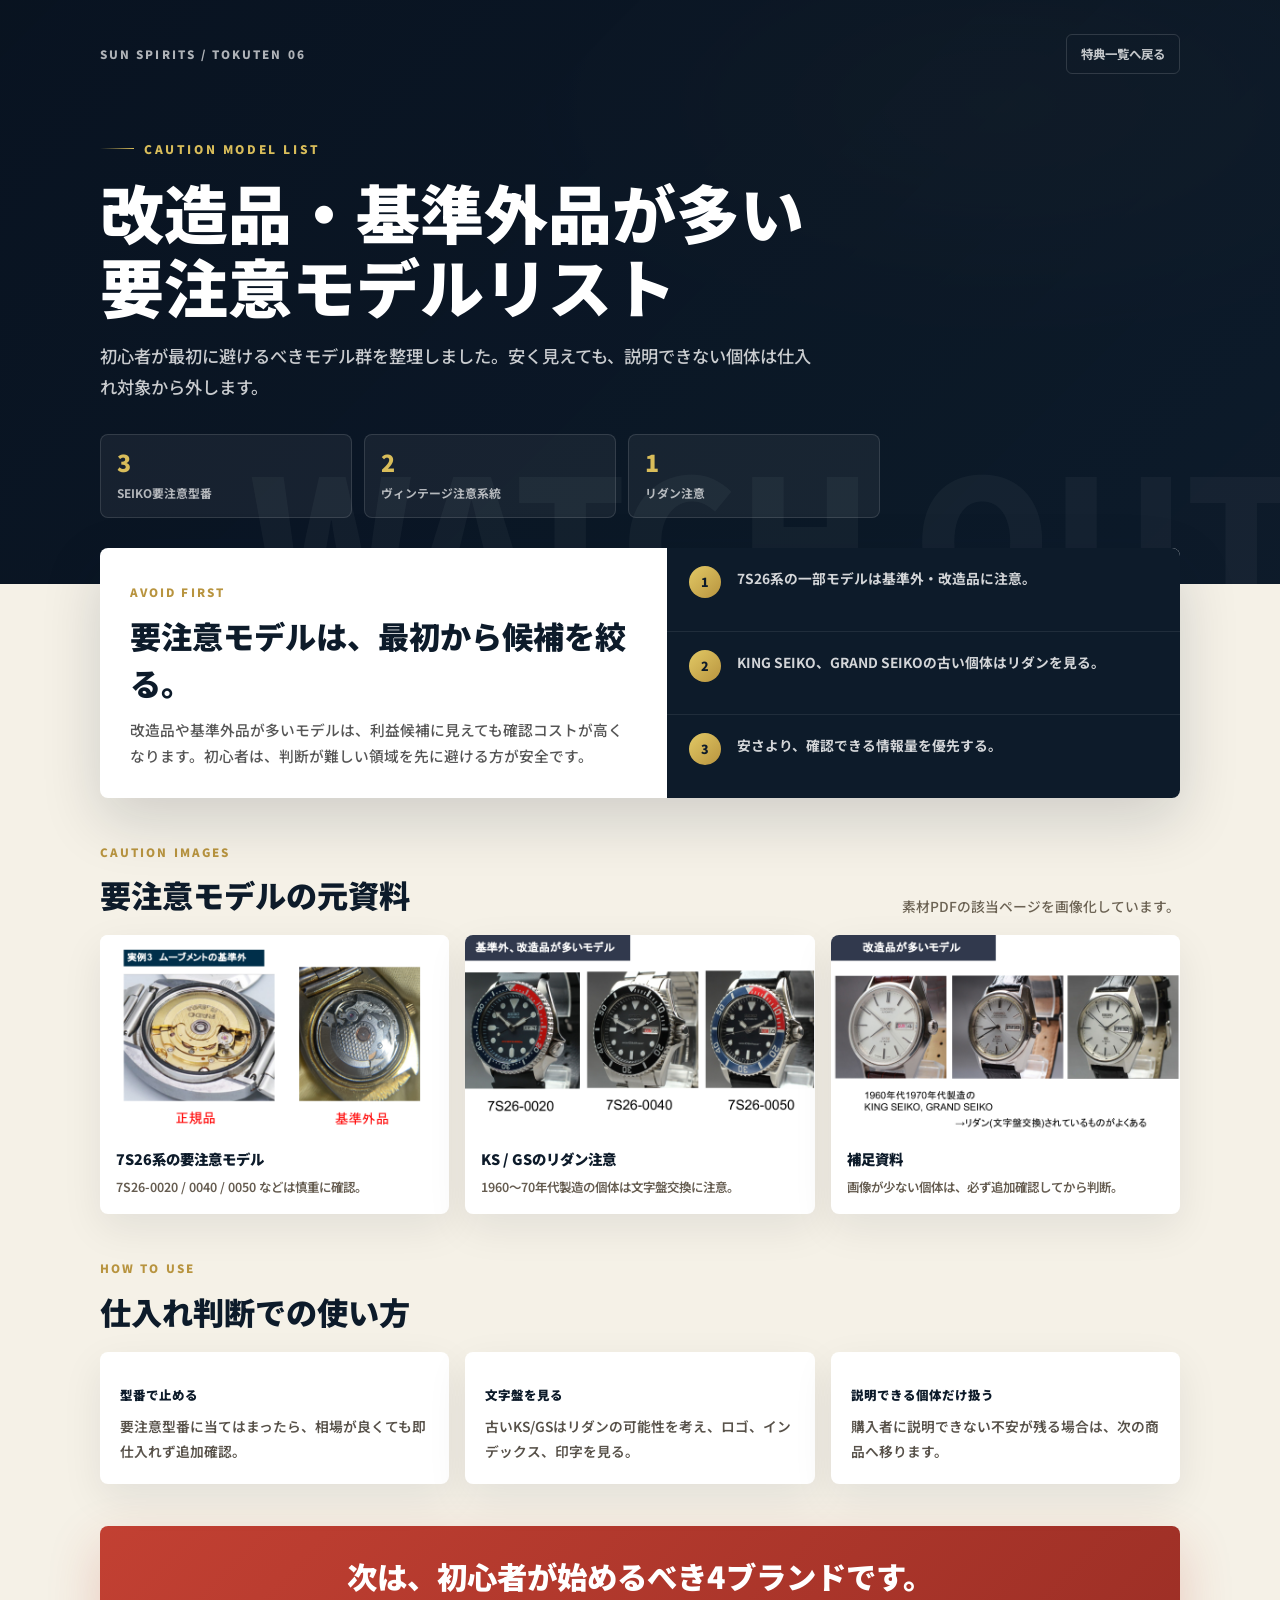
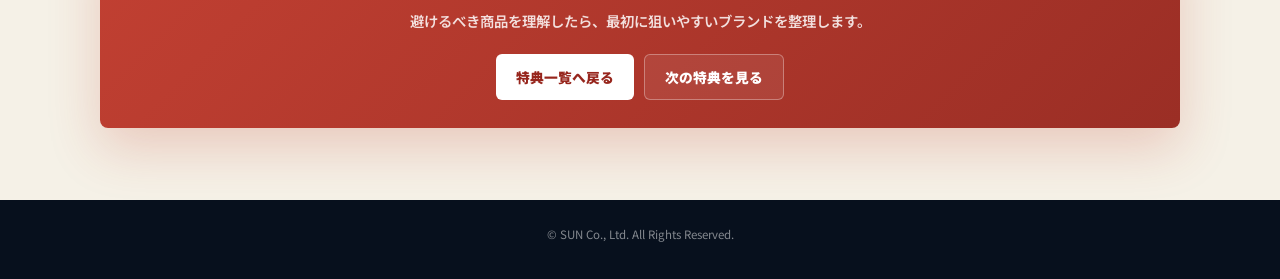
<file: tokei/tokuten-06.html>
<!DOCTYPE html>
<html lang="ja">
<head>
<meta charset="UTF-8">
<meta name="viewport" content="width=device-width, initial-scale=1.0">
<title>改造品・基準外品が多い 要注意モデルリスト | SUN SPIRITS</title>
<link rel="preconnect" href="https://fonts.googleapis.com">
<link rel="preconnect" href="https://fonts.gstatic.com" crossorigin>
<link href="https://fonts.googleapis.com/css2?family=Noto+Sans+JP:wght@400;500;700;900&amp;display=swap" rel="stylesheet">
<link rel="stylesheet" href="./tokuten-detail.css">
</head>
<body>
<header class="hero" data-watermark="WATCH OUT">
  <div class="wrap">
    <div class="topbar"><div class="brand">SUN SPIRITS / TOKUTEN 06</div><a class="nav-link" href="./tokuten.html">特典一覧へ戻る</a></div>
    <div class="eyebrow">CAUTION MODEL LIST</div>
    <h1>改造品・基準外品が多い<br>要注意モデルリスト</h1>
    <p class="lead">初心者が最初に避けるべきモデル群を整理しました。安く見えても、説明できない個体は仕入れ対象から外します。</p>
    <div class="hero-meta"><div class="meta-card"><strong>3</strong><span>SEIKO要注意型番</span></div><div class="meta-card"><strong>2</strong><span>ヴィンテージ注意系統</span></div><div class="meta-card"><strong>1</strong><span>リダン注意</span></div></div>
  </div>
</header>
<main class="main"><div class="wrap">
  <section class="intro-panel"><div class="intro-grid">
    <div class="intro-copy"><span class="section-label">AVOID FIRST</span><h2>要注意モデルは、最初から候補を絞る。</h2><p>改造品や基準外品が多いモデルは、利益候補に見えても確認コストが高くなります。初心者は、判断が難しい領域を先に避ける方が安全です。</p></div>
    <div class="intro-points"><div class="intro-point"><b>1</b><span>7S26系の一部モデルは基準外・改造品に注意。</span></div><div class="intro-point"><b>2</b><span>KING SEIKO、GRAND SEIKOの古い個体はリダンを見る。</span></div><div class="intro-point"><b>3</b><span>安さより、確認できる情報量を優先する。</span></div></div>
  </div></section>

  <section class="section"><div class="section-head"><div><span class="section-label">CAUTION IMAGES</span><h2>要注意モデルの元資料</h2></div><p>素材PDFの該当ページを画像化しています。</p></div>
    <div class="image-grid three">
      <div class="image-card"><img src="./tokuten-assets/ng-series-6.png" alt="7S26系の要注意モデル"><div class="image-caption"><strong>7S26系の要注意モデル</strong><span>7S26-0020 / 0040 / 0050 などは慎重に確認。</span></div></div>
      <div class="image-card"><img src="./tokuten-assets/ng-series-7.png" alt="KING SEIKOとGRAND SEIKOのリダン注意"><div class="image-caption"><strong>KS / GSのリダン注意</strong><span>1960〜70年代製造の個体は文字盤交換に注意。</span></div></div>
      <div class="image-card"><img src="./tokuten-assets/ng-series-8.png" alt="仕入れ注意モデルの補足資料"><div class="image-caption"><strong>補足資料</strong><span>画像が少ない個体は、必ず追加確認してから判断。</span></div></div>
    </div>
  </section>

  <section class="section"><div class="section-head"><div><span class="section-label">HOW TO USE</span><h2>仕入れ判断での使い方</h2></div></div>
    <div class="card-grid three">
      <article class="info-card"><div class="card-body"><div class="mini-title">型番で止める</div><p>要注意型番に当てはまったら、相場が良くても即仕入れず追加確認。</p></div></article>
      <article class="info-card"><div class="card-body"><div class="mini-title">文字盤を見る</div><p>古いKS/GSはリダンの可能性を考え、ロゴ、インデックス、印字を見る。</p></div></article>
      <article class="info-card"><div class="card-body"><div class="mini-title">説明できる個体だけ扱う</div><p>購入者に説明できない不安が残る場合は、次の商品へ移ります。</p></div></article>
    </div>
  </section>
  <section class="cta"><h2>次は、初心者が始めるべき4ブランドです。</h2><p>避けるべき商品を理解したら、最初に狙いやすいブランドを整理します。</p><div class="cta-actions"><a class="cta-button" href="./tokuten.html">特典一覧へ戻る</a><a class="cta-button secondary" href="./tokuten-07.html">次の特典を見る</a></div></section>
</div></main><footer class="footer">&copy; SUN Co., Ltd. All Rights Reserved.</footer>
</body>
</html>
</file>
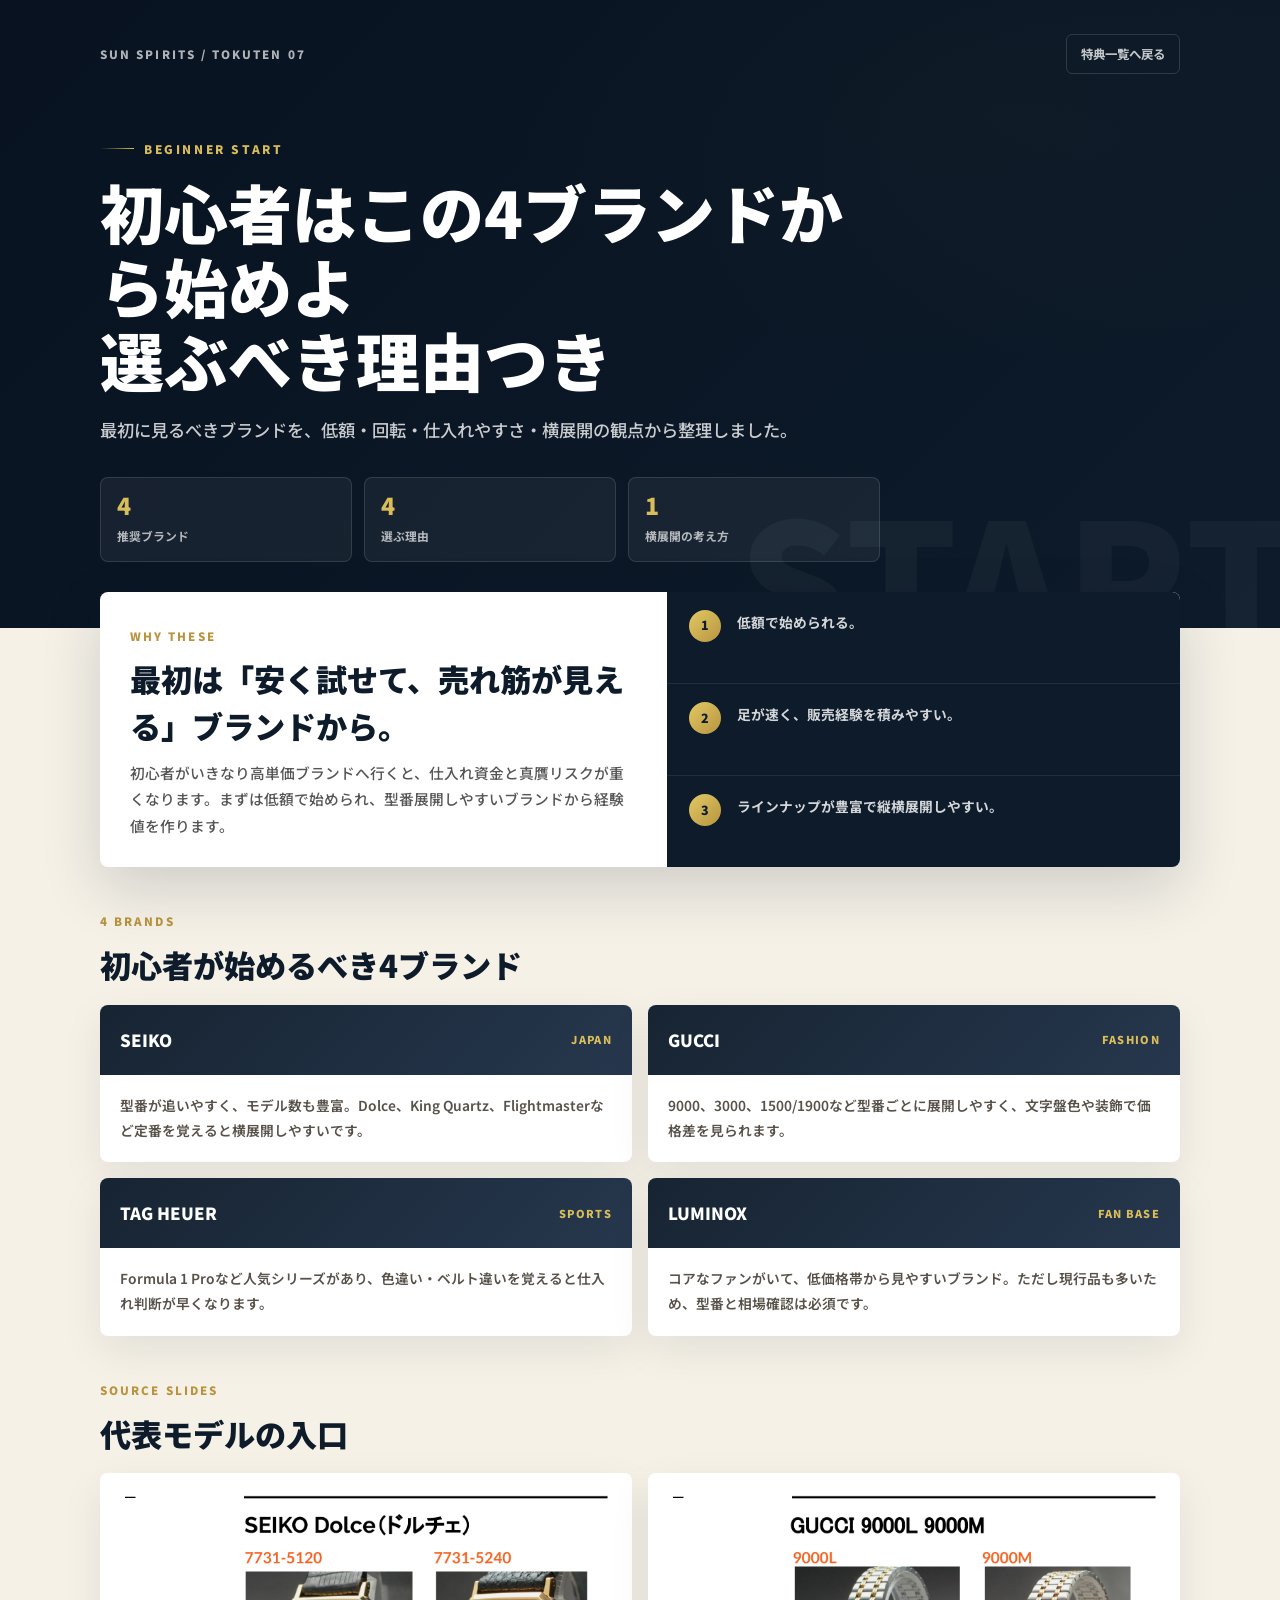
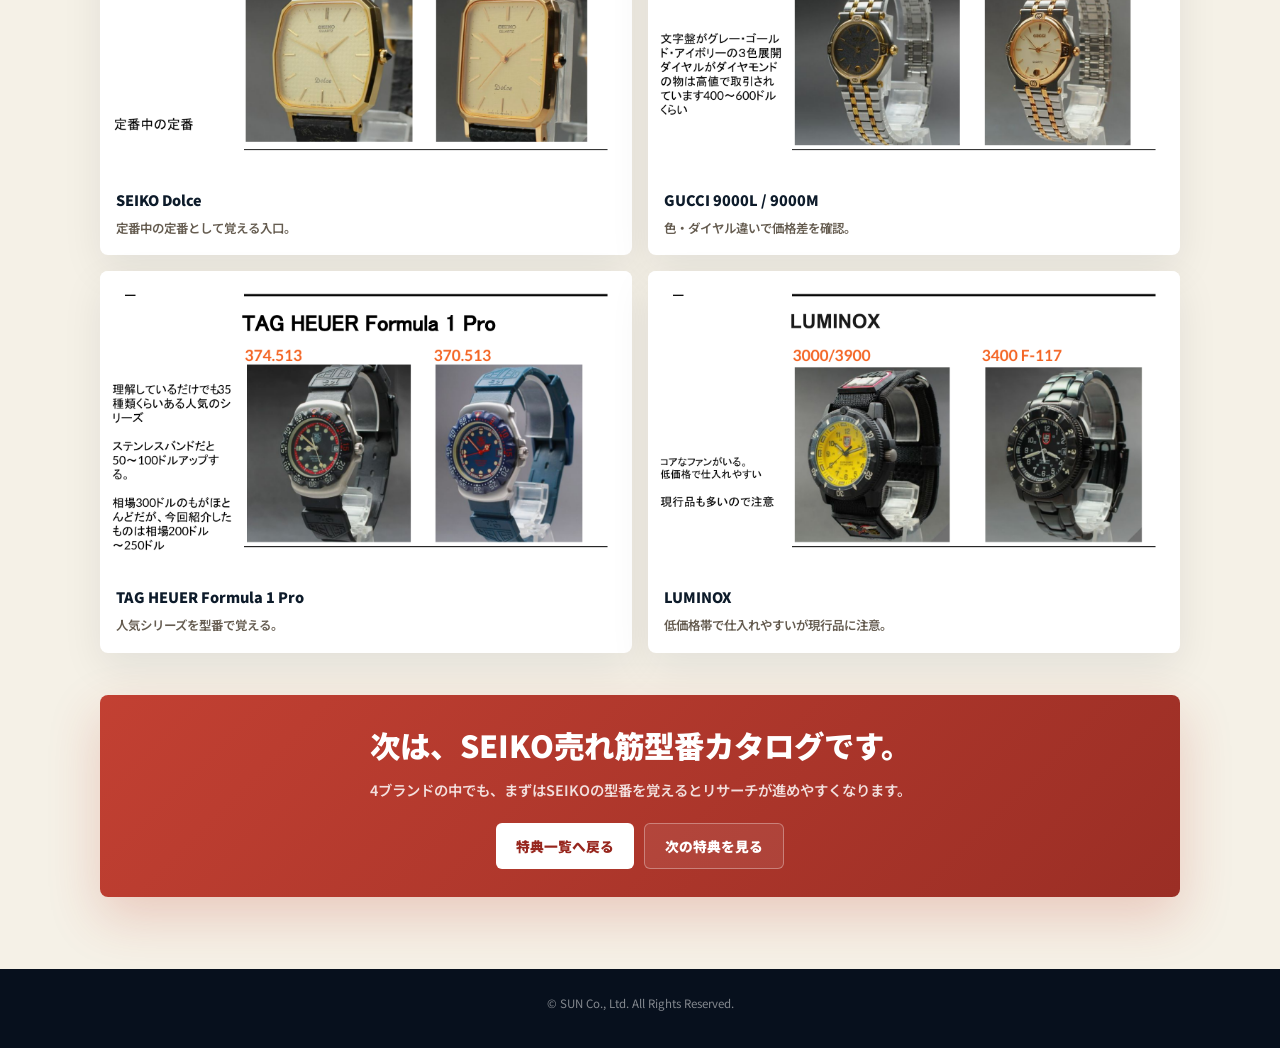
<file: tokei/tokuten-07.html>
<!DOCTYPE html>
<html lang="ja">
<head>
<meta charset="UTF-8">
<meta name="viewport" content="width=device-width, initial-scale=1.0">
<title>初心者はこの4ブランドから始めよ — 選ぶべき理由つき | SUN SPIRITS</title>
<link rel="preconnect" href="https://fonts.googleapis.com">
<link rel="preconnect" href="https://fonts.gstatic.com" crossorigin>
<link href="https://fonts.googleapis.com/css2?family=Noto+Sans+JP:wght@400;500;700;900&amp;display=swap" rel="stylesheet">
<link rel="stylesheet" href="./tokuten-detail.css">
</head>
<body>
<header class="hero" data-watermark="START">
  <div class="wrap">
    <div class="topbar"><div class="brand">SUN SPIRITS / TOKUTEN 07</div><a class="nav-link" href="./tokuten.html">特典一覧へ戻る</a></div>
    <div class="eyebrow">BEGINNER START</div>
    <h1>初心者はこの4ブランドから始めよ<br>選ぶべき理由つき</h1>
    <p class="lead">最初に見るべきブランドを、低額・回転・仕入れやすさ・横展開の観点から整理しました。</p>
    <div class="hero-meta"><div class="meta-card"><strong>4</strong><span>推奨ブランド</span></div><div class="meta-card"><strong>4</strong><span>選ぶ理由</span></div><div class="meta-card"><strong>1</strong><span>横展開の考え方</span></div></div>
  </div>
</header>
<main class="main"><div class="wrap">
  <section class="intro-panel"><div class="intro-grid">
    <div class="intro-copy"><span class="section-label">WHY THESE</span><h2>最初は「安く試せて、売れ筋が見える」ブランドから。</h2><p>初心者がいきなり高単価ブランドへ行くと、仕入れ資金と真贋リスクが重くなります。まずは低額で始められ、型番展開しやすいブランドから経験値を作ります。</p></div>
    <div class="intro-points"><div class="intro-point"><b>1</b><span>低額で始められる。</span></div><div class="intro-point"><b>2</b><span>足が速く、販売経験を積みやすい。</span></div><div class="intro-point"><b>3</b><span>ラインナップが豊富で縦横展開しやすい。</span></div></div>
  </div></section>

  <section class="section"><div class="section-head"><div><span class="section-label">4 BRANDS</span><h2>初心者が始めるべき4ブランド</h2></div></div>
    <div class="card-grid">
      <article class="info-card"><div class="card-head"><h3>SEIKO</h3><span>JAPAN</span></div><div class="card-body"><p>型番が追いやすく、モデル数も豊富。Dolce、King Quartz、Flightmasterなど定番を覚えると横展開しやすいです。</p></div></article>
      <article class="info-card"><div class="card-head"><h3>GUCCI</h3><span>FASHION</span></div><div class="card-body"><p>9000、3000、1500/1900など型番ごとに展開しやすく、文字盤色や装飾で価格差を見られます。</p></div></article>
      <article class="info-card"><div class="card-head"><h3>TAG HEUER</h3><span>SPORTS</span></div><div class="card-body"><p>Formula 1 Proなど人気シリーズがあり、色違い・ベルト違いを覚えると仕入れ判断が早くなります。</p></div></article>
      <article class="info-card"><div class="card-head"><h3>LUMINOX</h3><span>FAN BASE</span></div><div class="card-body"><p>コアなファンがいて、低価格帯から見やすいブランド。ただし現行品も多いため、型番と相場確認は必須です。</p></div></article>
    </div>
  </section>

  <section class="section"><div class="section-head"><div><span class="section-label">SOURCE SLIDES</span><h2>代表モデルの入口</h2></div></div>
    <div class="image-grid">
      <div class="image-card"><img src="./tokuten-assets/selling-model-05.png" alt="SEIKO Dolceの売れ筋例"><div class="image-caption"><strong>SEIKO Dolce</strong><span>定番中の定番として覚える入口。</span></div></div>
      <div class="image-card"><img src="./tokuten-assets/selling-model-09.png" alt="GUCCI 9000L 9000M"><div class="image-caption"><strong>GUCCI 9000L / 9000M</strong><span>色・ダイヤル違いで価格差を確認。</span></div></div>
      <div class="image-card"><img src="./tokuten-assets/selling-model-12.png" alt="TAG HEUER Formula 1 Pro"><div class="image-caption"><strong>TAG HEUER Formula 1 Pro</strong><span>人気シリーズを型番で覚える。</span></div></div>
      <div class="image-card"><img src="./tokuten-assets/selling-model-14.png" alt="LUMINOXの売れ筋例"><div class="image-caption"><strong>LUMINOX</strong><span>低価格帯で仕入れやすいが現行品に注意。</span></div></div>
    </div>
  </section>
  <section class="cta"><h2>次は、SEIKO売れ筋型番カタログです。</h2><p>4ブランドの中でも、まずはSEIKOの型番を覚えるとリサーチが進めやすくなります。</p><div class="cta-actions"><a class="cta-button" href="./tokuten.html">特典一覧へ戻る</a><a class="cta-button secondary" href="./tokuten-08.html">次の特典を見る</a></div></section>
</div></main><footer class="footer">&copy; SUN Co., Ltd. All Rights Reserved.</footer>
</body>
</html>
</file>
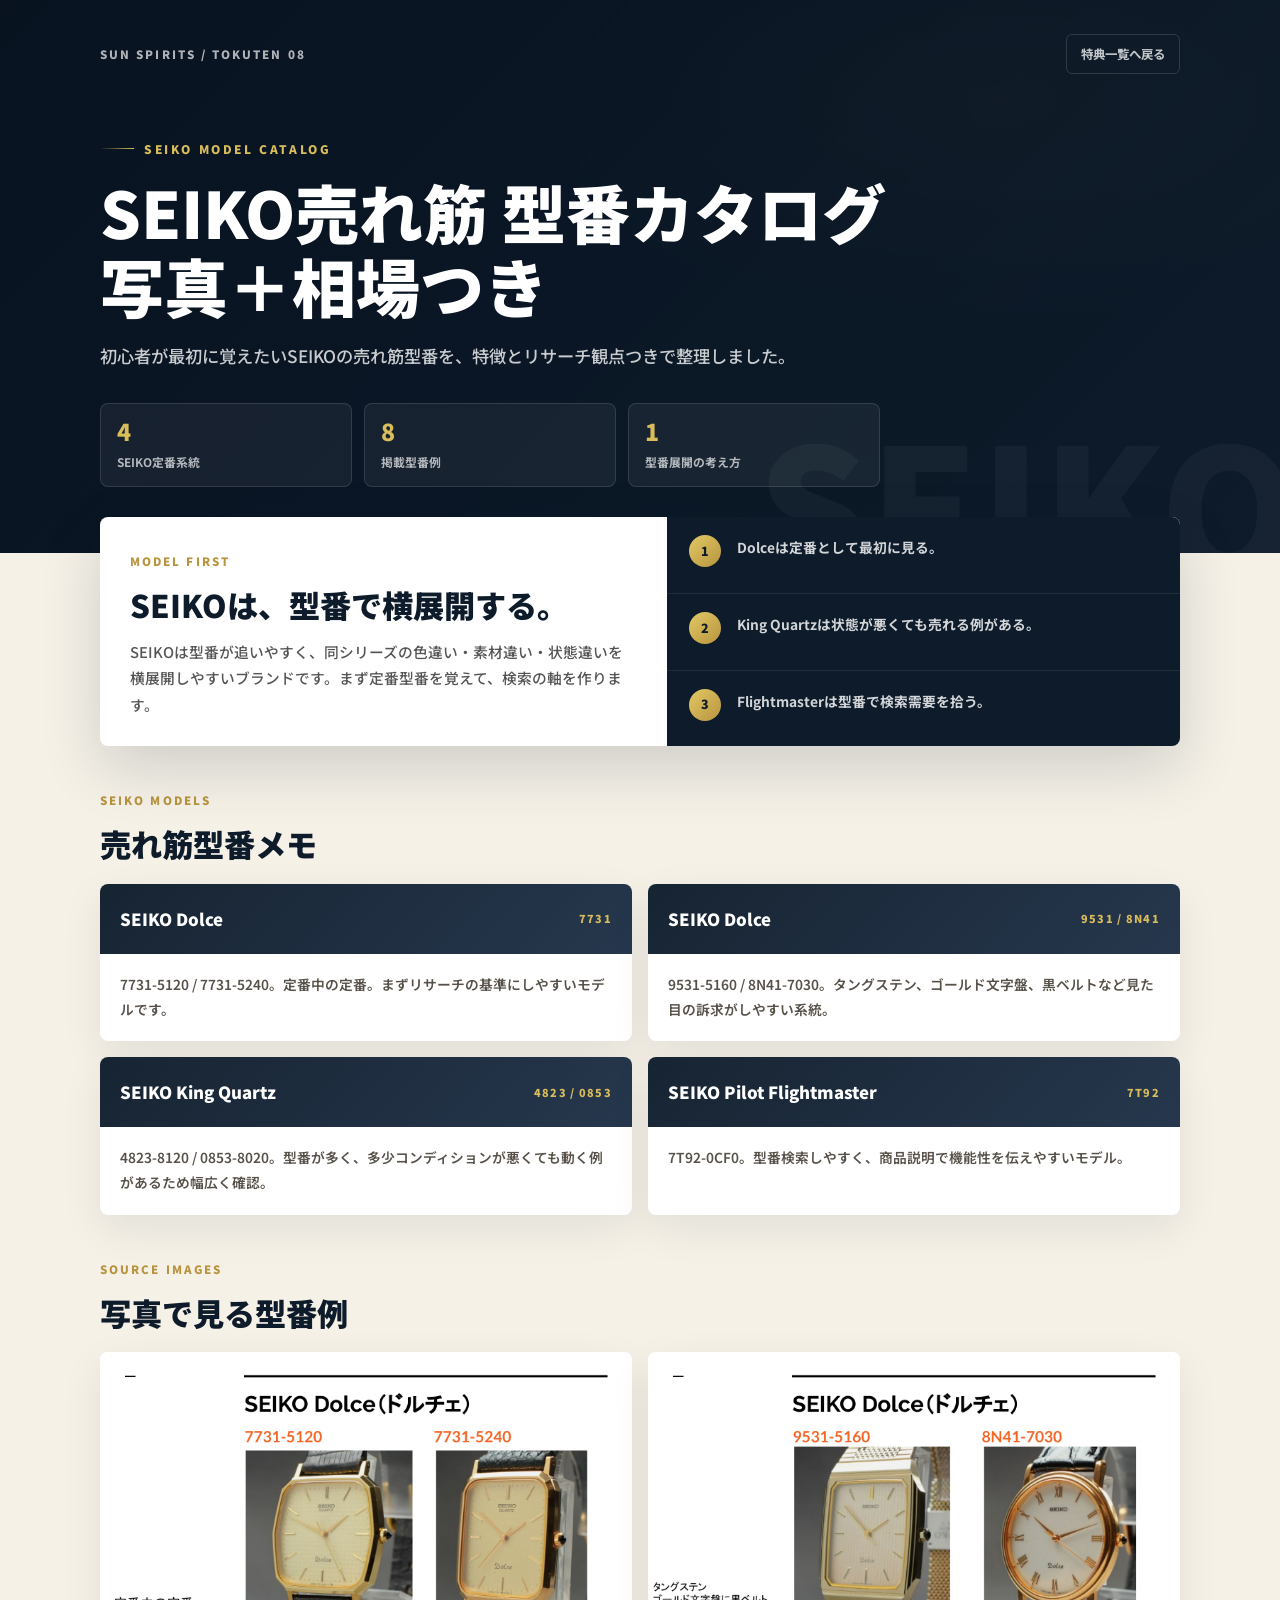
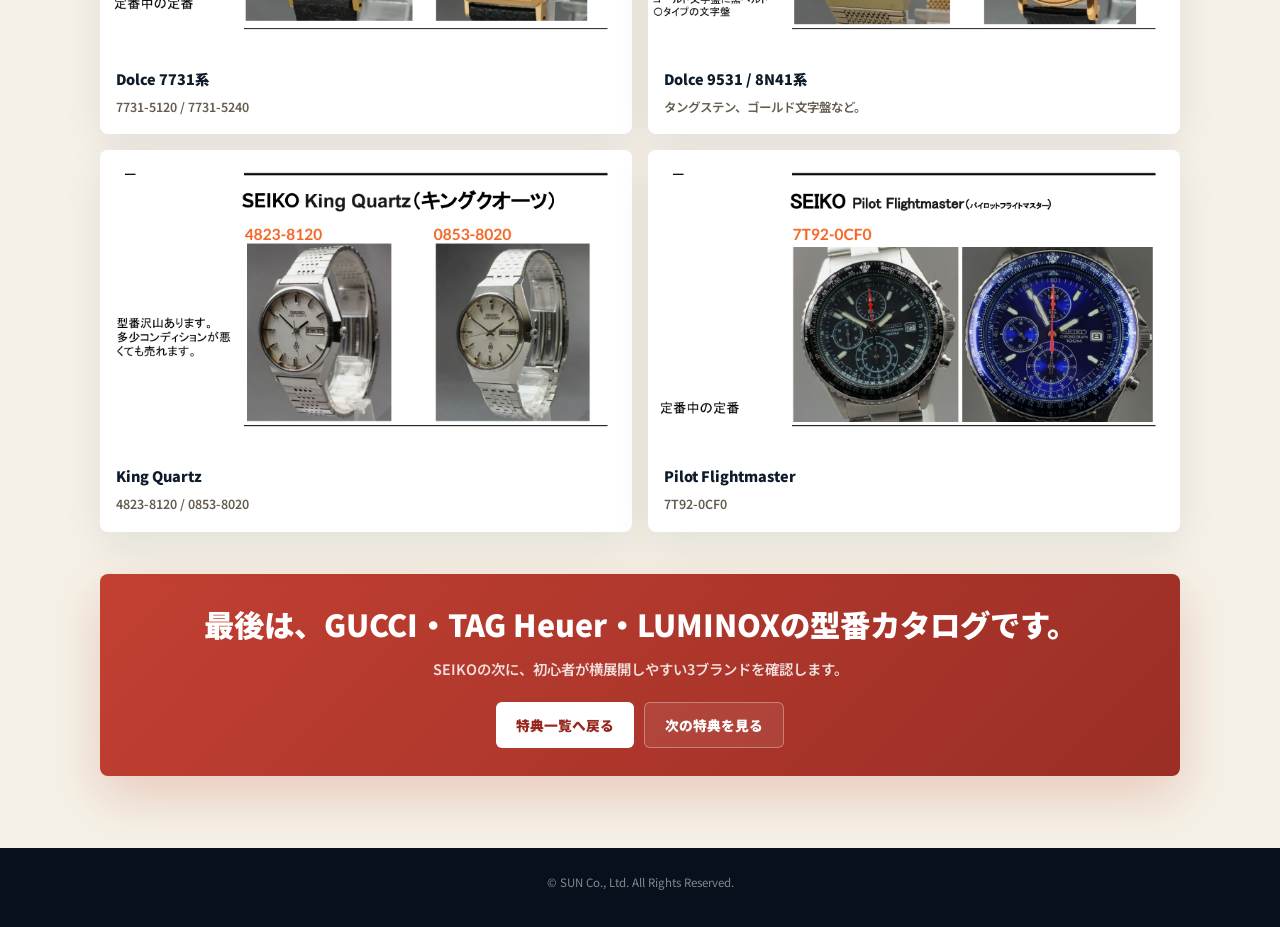
<file: tokei/tokuten-08.html>
<!DOCTYPE html>
<html lang="ja">
<head>
<meta charset="UTF-8">
<meta name="viewport" content="width=device-width, initial-scale=1.0">
<title>SEIKO売れ筋 型番カタログ（写真＋相場つき） | SUN SPIRITS</title>
<link rel="preconnect" href="https://fonts.googleapis.com">
<link rel="preconnect" href="https://fonts.gstatic.com" crossorigin>
<link href="https://fonts.googleapis.com/css2?family=Noto+Sans+JP:wght@400;500;700;900&amp;display=swap" rel="stylesheet">
<link rel="stylesheet" href="./tokuten-detail.css">
</head>
<body>
<header class="hero" data-watermark="SEIKO">
  <div class="wrap">
    <div class="topbar"><div class="brand">SUN SPIRITS / TOKUTEN 08</div><a class="nav-link" href="./tokuten.html">特典一覧へ戻る</a></div>
    <div class="eyebrow">SEIKO MODEL CATALOG</div>
    <h1>SEIKO売れ筋 型番カタログ<br>写真＋相場つき</h1>
    <p class="lead">初心者が最初に覚えたいSEIKOの売れ筋型番を、特徴とリサーチ観点つきで整理しました。</p>
    <div class="hero-meta"><div class="meta-card"><strong>4</strong><span>SEIKO定番系統</span></div><div class="meta-card"><strong>8</strong><span>掲載型番例</span></div><div class="meta-card"><strong>1</strong><span>型番展開の考え方</span></div></div>
  </div>
</header>
<main class="main"><div class="wrap">
  <section class="intro-panel"><div class="intro-grid">
    <div class="intro-copy"><span class="section-label">MODEL FIRST</span><h2>SEIKOは、型番で横展開する。</h2><p>SEIKOは型番が追いやすく、同シリーズの色違い・素材違い・状態違いを横展開しやすいブランドです。まず定番型番を覚えて、検索の軸を作ります。</p></div>
    <div class="intro-points"><div class="intro-point"><b>1</b><span>Dolceは定番として最初に見る。</span></div><div class="intro-point"><b>2</b><span>King Quartzは状態が悪くても売れる例がある。</span></div><div class="intro-point"><b>3</b><span>Flightmasterは型番で検索需要を拾う。</span></div></div>
  </div></section>

  <section class="section"><div class="section-head"><div><span class="section-label">SEIKO MODELS</span><h2>売れ筋型番メモ</h2></div></div>
    <div class="card-grid">
      <article class="info-card"><div class="card-head"><h3>SEIKO Dolce</h3><span>7731</span></div><div class="card-body"><p>7731-5120 / 7731-5240。定番中の定番。まずリサーチの基準にしやすいモデルです。</p></div></article>
      <article class="info-card"><div class="card-head"><h3>SEIKO Dolce</h3><span>9531 / 8N41</span></div><div class="card-body"><p>9531-5160 / 8N41-7030。タングステン、ゴールド文字盤、黒ベルトなど見た目の訴求がしやすい系統。</p></div></article>
      <article class="info-card"><div class="card-head"><h3>SEIKO King Quartz</h3><span>4823 / 0853</span></div><div class="card-body"><p>4823-8120 / 0853-8020。型番が多く、多少コンディションが悪くても動く例があるため幅広く確認。</p></div></article>
      <article class="info-card"><div class="card-head"><h3>SEIKO Pilot Flightmaster</h3><span>7T92</span></div><div class="card-body"><p>7T92-0CF0。型番検索しやすく、商品説明で機能性を伝えやすいモデル。</p></div></article>
    </div>
  </section>

  <section class="section"><div class="section-head"><div><span class="section-label">SOURCE IMAGES</span><h2>写真で見る型番例</h2></div></div>
    <div class="image-grid">
      <div class="image-card"><img src="./tokuten-assets/selling-model-05.png" alt="SEIKO Dolce 7731-5120 7731-5240"><div class="image-caption"><strong>Dolce 7731系</strong><span>7731-5120 / 7731-5240</span></div></div>
      <div class="image-card"><img src="./tokuten-assets/selling-model-06.png" alt="SEIKO Dolce 9531-5160 8N41-7030"><div class="image-caption"><strong>Dolce 9531 / 8N41系</strong><span>タングステン、ゴールド文字盤など。</span></div></div>
      <div class="image-card"><img src="./tokuten-assets/selling-model-07.png" alt="SEIKO King Quartz 4823-8120 0853-8020"><div class="image-caption"><strong>King Quartz</strong><span>4823-8120 / 0853-8020</span></div></div>
      <div class="image-card"><img src="./tokuten-assets/selling-model-08.png" alt="SEIKO Pilot Flightmaster 7T92-0CF0"><div class="image-caption"><strong>Pilot Flightmaster</strong><span>7T92-0CF0</span></div></div>
    </div>
  </section>
  <section class="cta"><h2>最後は、GUCCI・TAG Heuer・LUMINOXの型番カタログです。</h2><p>SEIKOの次に、初心者が横展開しやすい3ブランドを確認します。</p><div class="cta-actions"><a class="cta-button" href="./tokuten.html">特典一覧へ戻る</a><a class="cta-button secondary" href="./tokuten-09.html">次の特典を見る</a></div></section>
</div></main><footer class="footer">&copy; SUN Co., Ltd. All Rights Reserved.</footer>
</body>
</html>
</file>
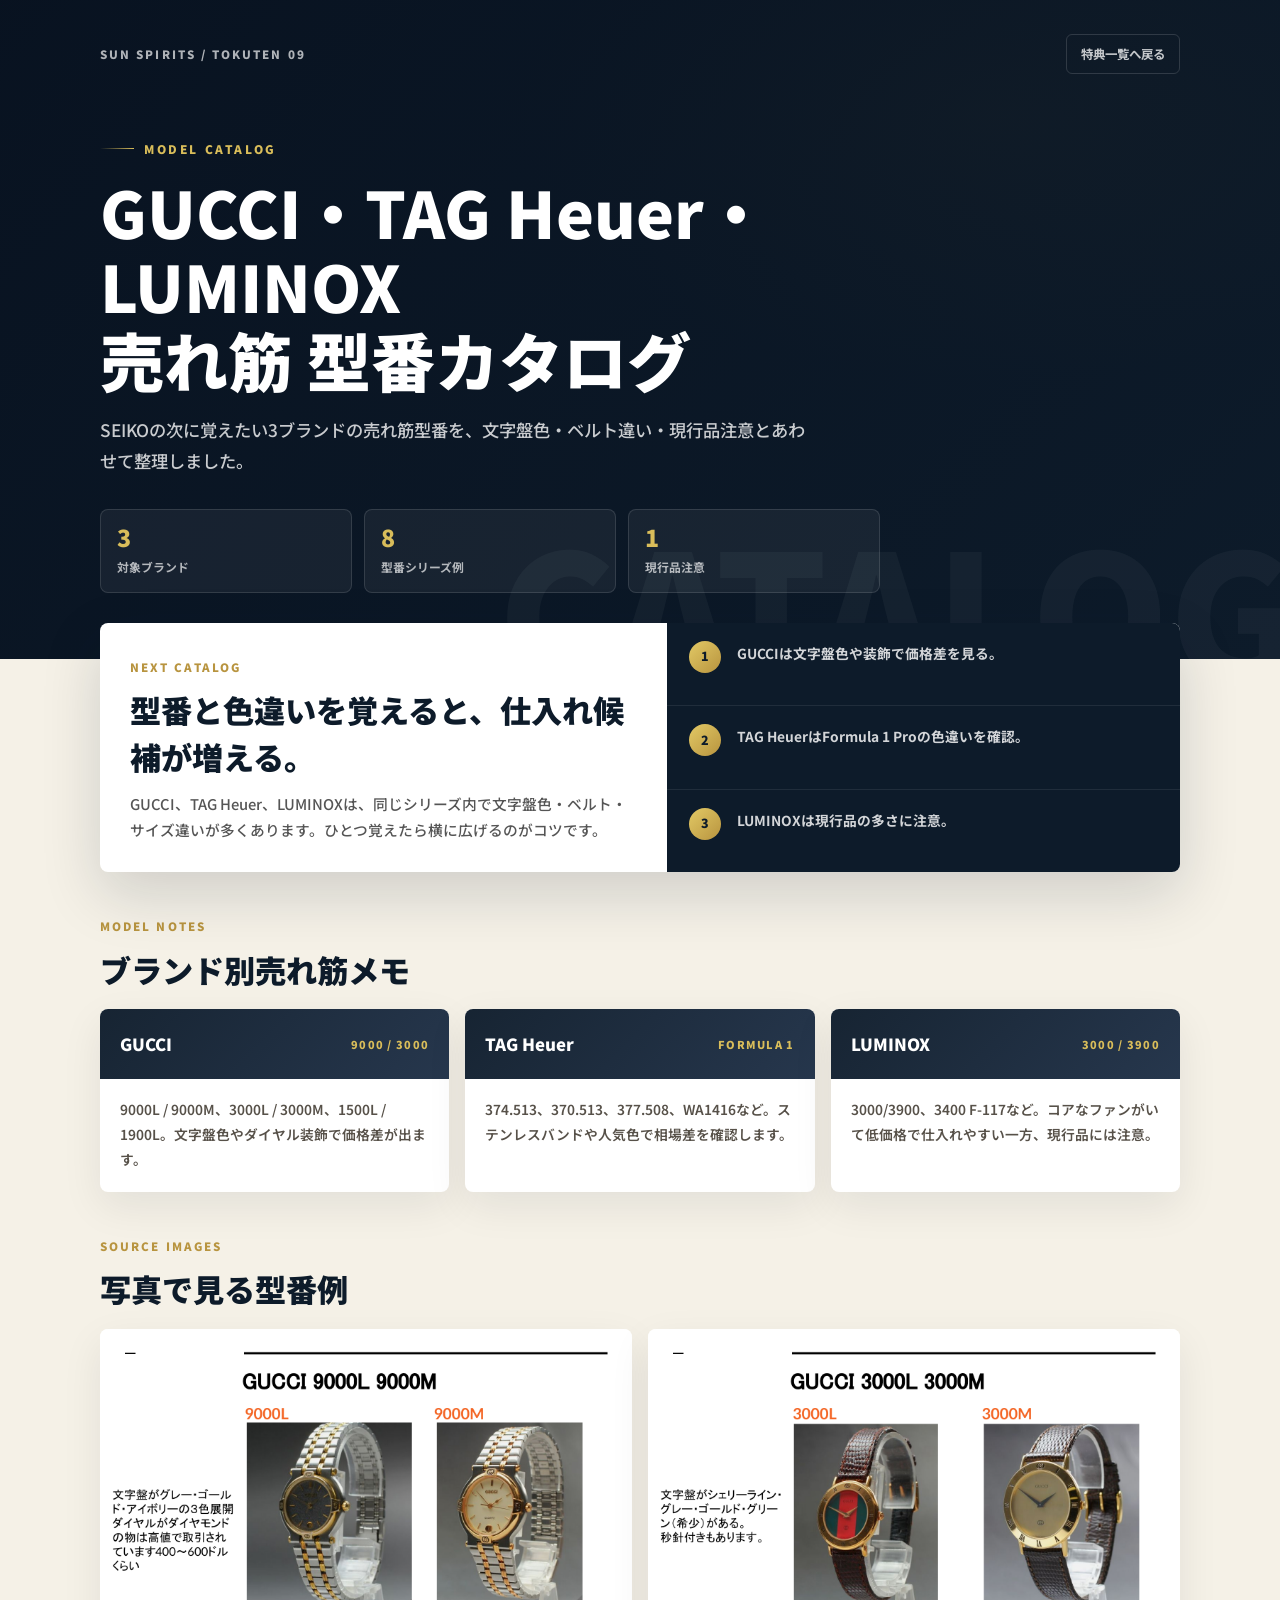
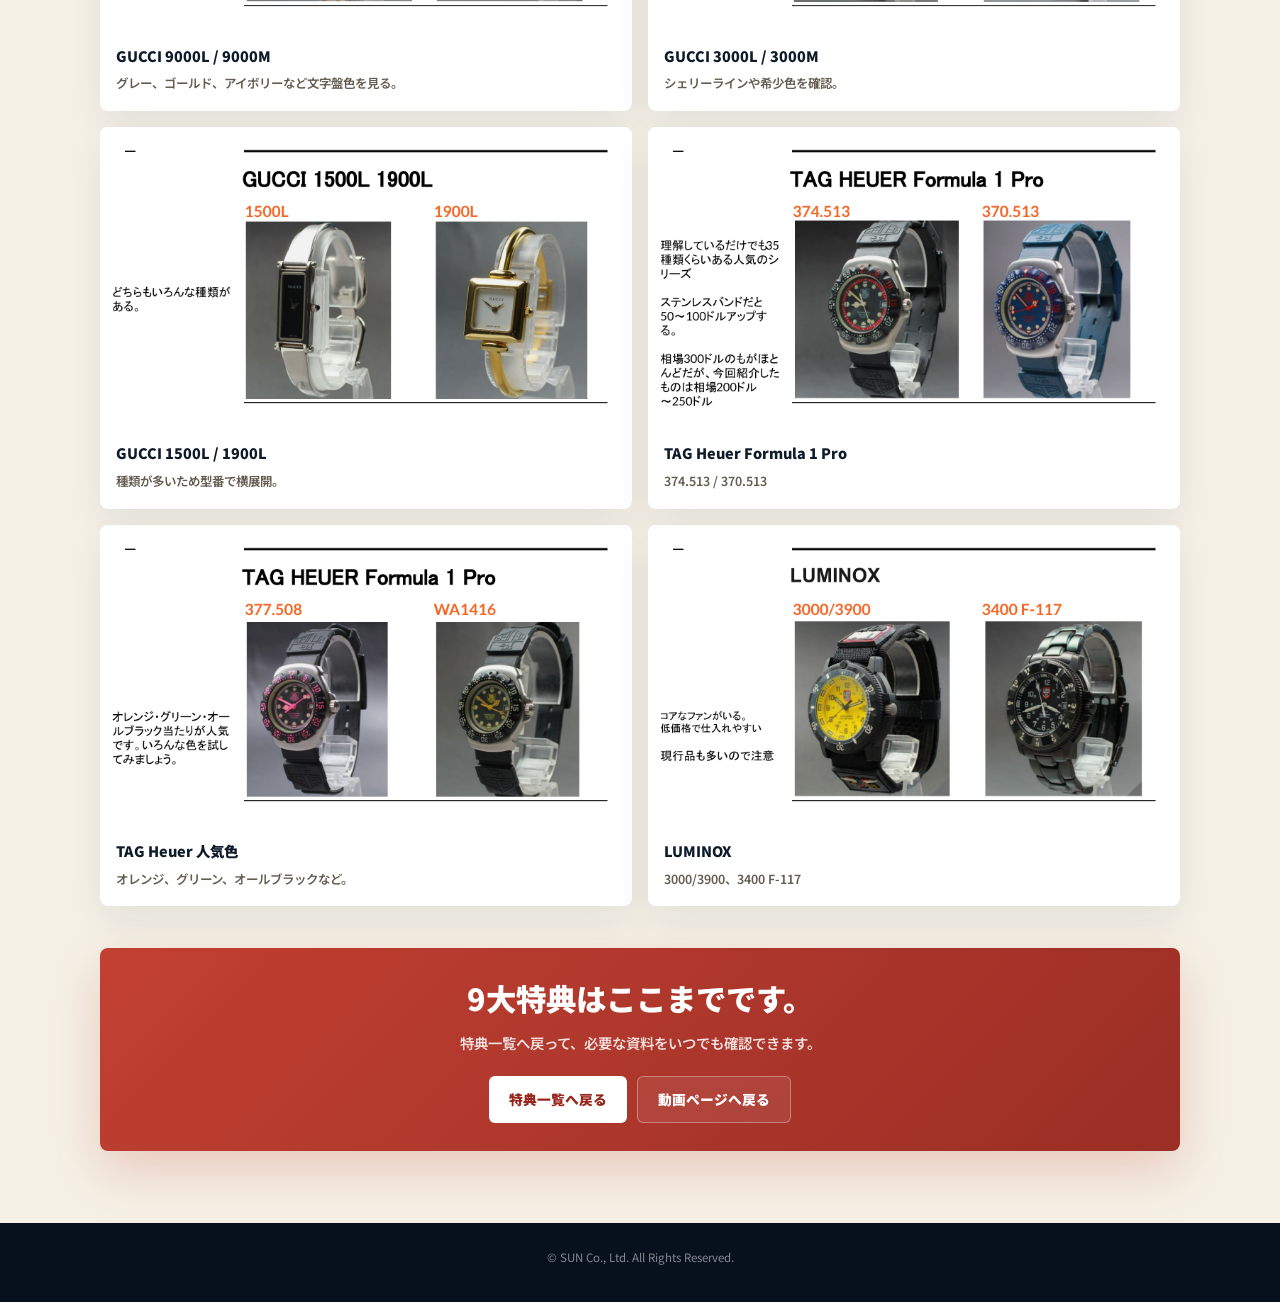
<file: tokei/tokuten-09.html>
<!DOCTYPE html>
<html lang="ja">
<head>
<meta charset="UTF-8">
<meta name="viewport" content="width=device-width, initial-scale=1.0">
<title>GUCCI・TAG Heuer・LUMINOX 売れ筋 型番カタログ | SUN SPIRITS</title>
<link rel="preconnect" href="https://fonts.googleapis.com">
<link rel="preconnect" href="https://fonts.gstatic.com" crossorigin>
<link href="https://fonts.googleapis.com/css2?family=Noto+Sans+JP:wght@400;500;700;900&amp;display=swap" rel="stylesheet">
<link rel="stylesheet" href="./tokuten-detail.css">
</head>
<body>
<header class="hero" data-watermark="CATALOG">
  <div class="wrap">
    <div class="topbar"><div class="brand">SUN SPIRITS / TOKUTEN 09</div><a class="nav-link" href="./tokuten.html">特典一覧へ戻る</a></div>
    <div class="eyebrow">MODEL CATALOG</div>
    <h1>GUCCI・TAG Heuer・LUMINOX<br>売れ筋 型番カタログ</h1>
    <p class="lead">SEIKOの次に覚えたい3ブランドの売れ筋型番を、文字盤色・ベルト違い・現行品注意とあわせて整理しました。</p>
    <div class="hero-meta"><div class="meta-card"><strong>3</strong><span>対象ブランド</span></div><div class="meta-card"><strong>8</strong><span>型番シリーズ例</span></div><div class="meta-card"><strong>1</strong><span>現行品注意</span></div></div>
  </div>
</header>
<main class="main"><div class="wrap">
  <section class="intro-panel"><div class="intro-grid">
    <div class="intro-copy"><span class="section-label">NEXT CATALOG</span><h2>型番と色違いを覚えると、仕入れ候補が増える。</h2><p>GUCCI、TAG Heuer、LUMINOXは、同じシリーズ内で文字盤色・ベルト・サイズ違いが多くあります。ひとつ覚えたら横に広げるのがコツです。</p></div>
    <div class="intro-points"><div class="intro-point"><b>1</b><span>GUCCIは文字盤色や装飾で価格差を見る。</span></div><div class="intro-point"><b>2</b><span>TAG HeuerはFormula 1 Proの色違いを確認。</span></div><div class="intro-point"><b>3</b><span>LUMINOXは現行品の多さに注意。</span></div></div>
  </div></section>

  <section class="section"><div class="section-head"><div><span class="section-label">MODEL NOTES</span><h2>ブランド別売れ筋メモ</h2></div></div>
    <div class="card-grid three">
      <article class="info-card"><div class="card-head"><h3>GUCCI</h3><span>9000 / 3000</span></div><div class="card-body"><p>9000L / 9000M、3000L / 3000M、1500L / 1900L。文字盤色やダイヤル装飾で価格差が出ます。</p></div></article>
      <article class="info-card"><div class="card-head"><h3>TAG Heuer</h3><span>FORMULA 1</span></div><div class="card-body"><p>374.513、370.513、377.508、WA1416など。ステンレスバンドや人気色で相場差を確認します。</p></div></article>
      <article class="info-card"><div class="card-head"><h3>LUMINOX</h3><span>3000 / 3900</span></div><div class="card-body"><p>3000/3900、3400 F-117など。コアなファンがいて低価格で仕入れやすい一方、現行品には注意。</p></div></article>
    </div>
  </section>

  <section class="section"><div class="section-head"><div><span class="section-label">SOURCE IMAGES</span><h2>写真で見る型番例</h2></div></div>
    <div class="image-grid">
      <div class="image-card"><img src="./tokuten-assets/selling-model-09.png" alt="GUCCI 9000L 9000M"><div class="image-caption"><strong>GUCCI 9000L / 9000M</strong><span>グレー、ゴールド、アイボリーなど文字盤色を見る。</span></div></div>
      <div class="image-card"><img src="./tokuten-assets/selling-model-10.png" alt="GUCCI 3000L 3000M"><div class="image-caption"><strong>GUCCI 3000L / 3000M</strong><span>シェリーラインや希少色を確認。</span></div></div>
      <div class="image-card"><img src="./tokuten-assets/selling-model-11.png" alt="GUCCI 1500L 1900L"><div class="image-caption"><strong>GUCCI 1500L / 1900L</strong><span>種類が多いため型番で横展開。</span></div></div>
      <div class="image-card"><img src="./tokuten-assets/selling-model-12.png" alt="TAG HEUER Formula 1 Pro 374.513 370.513"><div class="image-caption"><strong>TAG Heuer Formula 1 Pro</strong><span>374.513 / 370.513</span></div></div>
      <div class="image-card"><img src="./tokuten-assets/selling-model-13.png" alt="TAG HEUER Formula 1 Pro 377.508 WA1416"><div class="image-caption"><strong>TAG Heuer 人気色</strong><span>オレンジ、グリーン、オールブラックなど。</span></div></div>
      <div class="image-card"><img src="./tokuten-assets/selling-model-14.png" alt="LUMINOX 3000 3900 3400 F-117"><div class="image-caption"><strong>LUMINOX</strong><span>3000/3900、3400 F-117</span></div></div>
    </div>
  </section>
  <section class="cta"><h2>9大特典はここまでです。</h2><p>特典一覧へ戻って、必要な資料をいつでも確認できます。</p><div class="cta-actions"><a class="cta-button" href="./tokuten.html">特典一覧へ戻る</a><a class="cta-button secondary" href="./movie_wh.html">動画ページへ戻る</a></div></section>
</div></main><footer class="footer">&copy; SUN Co., Ltd. All Rights Reserved.</footer>
</body>
</html>
</file>
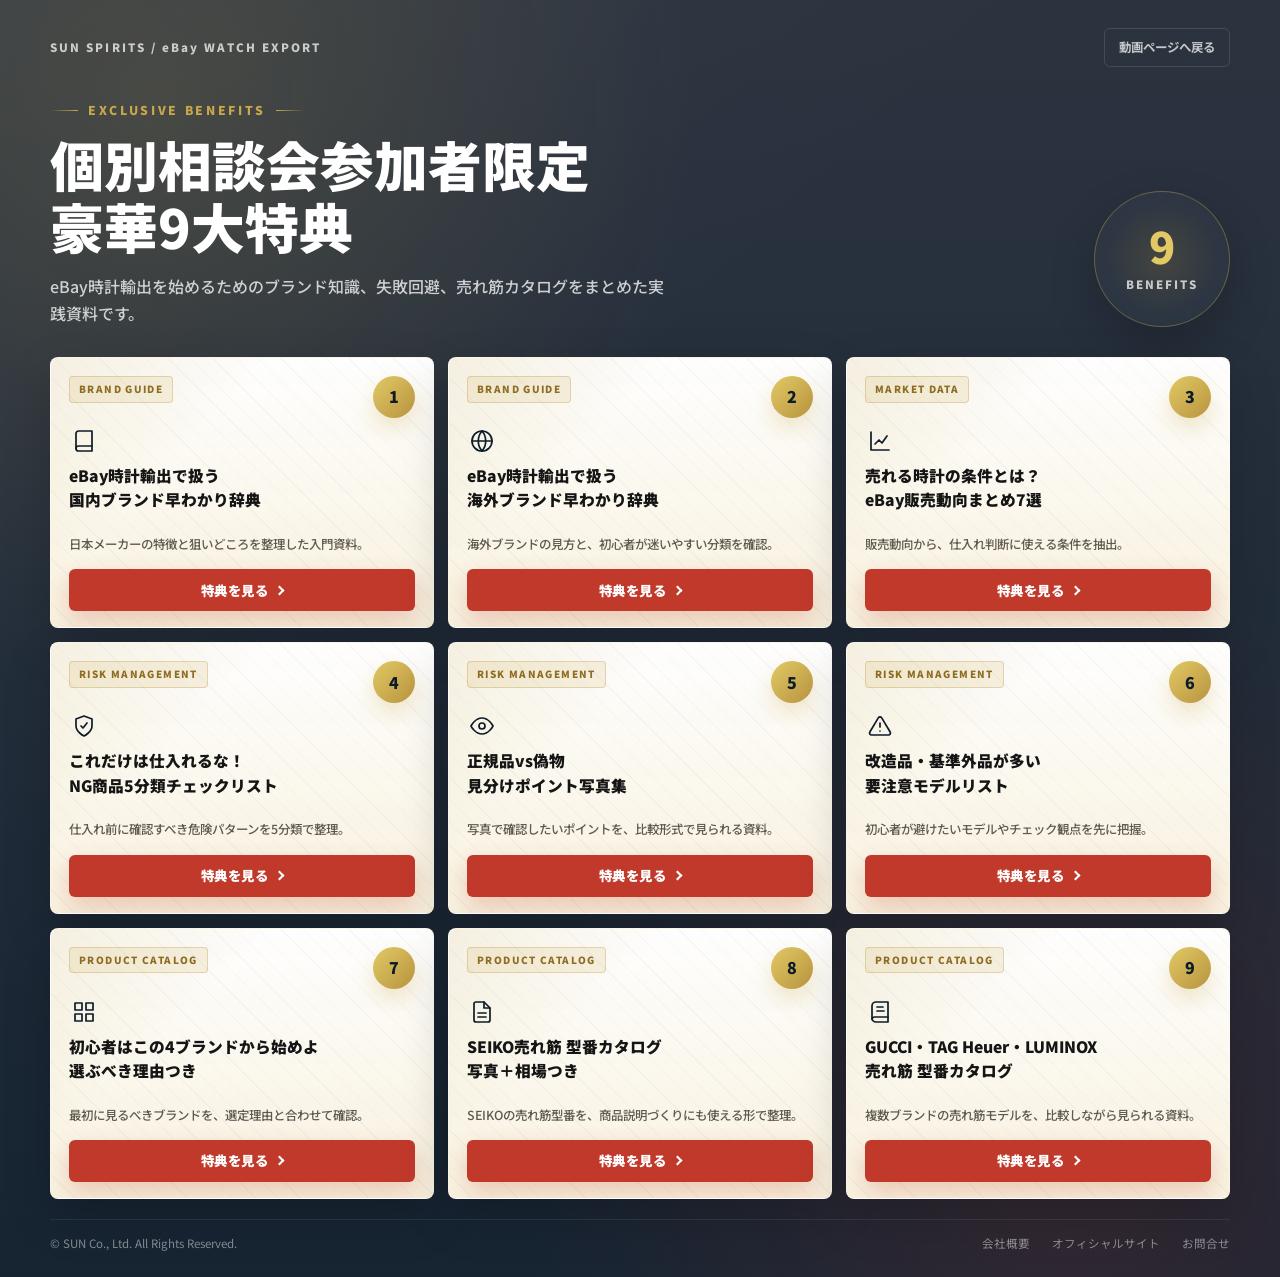
<file: tokei/tokuten.html>
<!DOCTYPE html>
<html lang="ja">
<head>
<meta charset="UTF-8">
<meta name="viewport" content="width=device-width, initial-scale=1.0">
<title>個別相談会参加者限定 豪華9大特典 | SUN SPIRITS</title>
<link rel="preconnect" href="https://fonts.googleapis.com">
<link rel="preconnect" href="https://fonts.gstatic.com" crossorigin>
<link href="https://fonts.googleapis.com/css2?family=Noto+Sans+JP:wght@400;500;700;900&amp;display=swap" rel="stylesheet">
<style>
*, *::before, *::after { box-sizing: border-box; margin: 0; padding: 0; }
html { font-size: 16px; }
body {
  min-height: 100vh;
  font-family: "Noto Sans JP", "Hiragino Kaku Gothic ProN", sans-serif;
  color: #fff;
  background:
    linear-gradient(180deg, rgba(9, 18, 32, 0.86), rgba(13, 27, 42, 0.96)),
    url("https://images.unsplash.com/photo-1587836374828-4dbafa94cf0e?w=1920&q=80") center/cover fixed no-repeat;
  line-height: 1.7;
  -webkit-font-smoothing: antialiased;
  overflow-x: hidden;
}
a { color: inherit; text-decoration: none; }

.page {
  position: relative;
  min-height: 100vh;
  padding: 28px 24px 24px;
  overflow: hidden;
}
.page::before {
  content: "";
  position: absolute;
  inset: 0;
  background:
    radial-gradient(ellipse at 12% 8%, rgba(201, 168, 76, 0.16), transparent 34%),
    radial-gradient(ellipse at 84% 92%, rgba(192, 57, 43, 0.16), transparent 36%),
    linear-gradient(135deg, rgba(255, 255, 255, 0.03), transparent 42%);
  pointer-events: none;
}
.wrap {
  position: relative;
  z-index: 1;
  width: min(1180px, 100%);
  margin: 0 auto;
}

.topbar {
  display: flex;
  align-items: center;
  justify-content: space-between;
  gap: 20px;
  margin-bottom: 24px;
}
.brand {
  font-size: 0.72rem;
  font-weight: 900;
  letter-spacing: 0.18em;
  color: rgba(255, 255, 255, 0.72);
}
.back-link {
  display: inline-flex;
  align-items: center;
  gap: 8px;
  min-height: 38px;
  padding: 8px 14px;
  border: 1px solid rgba(255, 255, 255, 0.12);
  border-radius: 6px;
  color: rgba(255, 255, 255, 0.72);
  font-size: 0.78rem;
  font-weight: 700;
  transition: border-color 0.2s, color 0.2s, background 0.2s;
}
.back-link:hover {
  color: #fff;
  border-color: rgba(201, 168, 76, 0.45);
  background: rgba(255, 255, 255, 0.05);
}

.hero {
  display: grid;
  grid-template-columns: minmax(0, 1fr) auto;
  align-items: end;
  gap: 28px;
  margin-bottom: 30px;
}
.eyebrow {
  display: inline-flex;
  align-items: center;
  gap: 10px;
  color: #c9a84c;
  font-size: 0.76rem;
  font-weight: 900;
  letter-spacing: 0.22em;
  margin-bottom: 12px;
}
.eyebrow::before,
.eyebrow::after {
  content: "";
  width: 28px;
  height: 1px;
  background: linear-gradient(90deg, transparent, #c9a84c);
}
.eyebrow::after {
  background: linear-gradient(90deg, #c9a84c, transparent);
}
h1 {
  max-width: 720px;
  font-size: clamp(2rem, 4.2vw, 3.8rem);
  line-height: 1.15;
  font-weight: 900;
  letter-spacing: 0;
}
.lead {
  max-width: 620px;
  margin-top: 16px;
  color: rgba(255, 255, 255, 0.76);
  font-size: clamp(0.9rem, 1.4vw, 1rem);
  font-weight: 500;
}
.hero-badge {
  width: 136px;
  min-height: 136px;
  border: 1px solid rgba(201, 168, 76, 0.38);
  border-radius: 50%;
  display: grid;
  place-items: center;
  text-align: center;
  background:
    radial-gradient(circle, rgba(201, 168, 76, 0.18), rgba(255, 255, 255, 0.03) 58%, rgba(255, 255, 255, 0.02));
  box-shadow: 0 18px 48px rgba(0, 0, 0, 0.2);
}
.hero-badge strong {
  display: block;
  color: #e2c965;
  font-size: 2.7rem;
  line-height: 1;
  font-weight: 900;
}
.hero-badge span {
  display: block;
  margin-top: 8px;
  color: rgba(255, 255, 255, 0.72);
  font-size: 0.72rem;
  font-weight: 900;
  letter-spacing: 0.18em;
}

.benefits-grid {
  display: grid;
  grid-template-columns: repeat(3, minmax(0, 1fr));
  gap: 14px;
}
.benefit-card {
  min-height: 220px;
  display: flex;
  flex-direction: column;
  position: relative;
  border: 1px solid rgba(255, 255, 255, 0.12);
  border-radius: 8px;
  background:
    linear-gradient(180deg, rgba(255, 255, 255, 0.96), rgba(249, 242, 222, 0.94)),
    rgba(255, 255, 255, 0.92);
  box-shadow: 0 18px 48px rgba(0, 0, 0, 0.2);
  overflow: hidden;
  transition: transform 0.22s ease, border-color 0.22s ease, box-shadow 0.22s ease;
}
.benefit-card:hover {
  transform: translateY(-4px);
  border-color: rgba(201, 168, 76, 0.72);
  box-shadow: 0 24px 60px rgba(0, 0, 0, 0.3);
}
.benefit-card:focus-visible {
  outline: 3px solid rgba(201, 168, 76, 0.78);
  outline-offset: 4px;
}
.benefit-card::before {
  content: "";
  position: absolute;
  inset: 0;
  background:
    linear-gradient(135deg, rgba(201, 168, 76, 0.18), transparent 34%),
    repeating-linear-gradient(45deg, rgba(13, 27, 42, 0.035) 0 1px, transparent 1px 16px);
  opacity: 0.9;
  pointer-events: none;
}
.card-cover {
  min-height: 68px;
  display: flex;
  align-items: flex-start;
  justify-content: space-between;
  gap: 16px;
  position: relative;
  padding: 18px 18px 8px;
}
.category {
  display: inline-flex;
  align-items: center;
  min-height: 26px;
  padding: 4px 9px;
  border: 1px solid rgba(184, 148, 63, 0.32);
  border-radius: 4px;
  color: #8e6c22;
  background: rgba(201, 168, 76, 0.14);
  font-size: 0.62rem;
  font-weight: 900;
  letter-spacing: 0.14em;
}
.number {
  flex: 0 0 auto;
  width: 42px;
  height: 42px;
  display: grid;
  place-items: center;
  border-radius: 50%;
  color: #0d1b2a;
  background: linear-gradient(135deg, #e2c965, #b8943f);
  font-size: 1rem;
  font-weight: 900;
  box-shadow: 0 10px 22px rgba(201, 168, 76, 0.28);
}
.card-body {
  flex: 1;
  position: relative;
  display: flex;
  flex-direction: column;
  padding: 0 18px 16px;
}
.icon {
  width: 30px;
  height: 30px;
  display: grid;
  place-items: center;
  margin-bottom: 8px;
  color: #0d1b2a;
}
.icon svg {
  width: 24px;
  height: 24px;
  stroke: currentColor;
}
.benefit-title {
  min-height: 64px;
  color: #151515;
  font-size: 0.98rem;
  font-weight: 900;
  line-height: 1.55;
  letter-spacing: 0;
}
.benefit-desc {
  margin: 6px 0 14px;
  color: #5f5a4e;
  font-size: 0.78rem;
  font-weight: 500;
  line-height: 1.7;
}
.card-button {
  display: inline-flex;
  align-items: center;
  justify-content: center;
  gap: 8px;
  width: 100%;
  min-height: 42px;
  margin-top: auto;
  border-radius: 6px;
  background: #c0392b;
  color: #fff;
  font-size: 0.84rem;
  font-weight: 900;
  letter-spacing: 0.04em;
  box-shadow: 0 10px 24px rgba(192, 57, 43, 0.24);
}
.card-button::after {
  content: "";
  width: 7px;
  height: 7px;
  border-right: 2px solid currentColor;
  border-bottom: 2px solid currentColor;
  transform: rotate(-45deg);
}

.footer {
  display: flex;
  align-items: center;
  justify-content: space-between;
  gap: 20px;
  margin-top: 20px;
  padding-top: 14px;
  border-top: 1px solid rgba(255, 255, 255, 0.08);
  color: rgba(255, 255, 255, 0.48);
  font-size: 0.72rem;
}
.footer-links {
  display: flex;
  flex-wrap: wrap;
  gap: 14px 22px;
}
.footer-links a {
  transition: color 0.2s;
}
.footer-links a:hover {
  color: rgba(255, 255, 255, 0.82);
}

@media (max-width: 980px) {
  .page { padding: 30px 18px 24px; }
  .hero {
    grid-template-columns: 1fr;
    gap: 18px;
    margin-bottom: 24px;
  }
  .hero-badge {
    width: 120px;
    min-height: 120px;
  }
  .hero-badge strong { font-size: 2.35rem; }
  .benefits-grid {
    grid-template-columns: repeat(2, minmax(0, 1fr));
  }
}
@media (max-width: 640px) {
  body { background-attachment: scroll; }
  .page { padding: 22px 14px 22px; }
  .topbar {
    align-items: flex-start;
    flex-direction: column;
    margin-bottom: 26px;
  }
  .back-link { width: 100%; justify-content: center; }
  .eyebrow { font-size: 0.66rem; letter-spacing: 0.16em; }
  .eyebrow::before,
  .eyebrow::after { width: 18px; }
  h1 { font-size: 2rem; }
  .lead { font-size: 0.86rem; }
  .hero-badge { display: none; }
  .benefits-grid { grid-template-columns: 1fr; }
  .benefit-card { min-height: auto; }
  .benefit-title { min-height: auto; font-size: 0.96rem; }
  .footer {
    align-items: flex-start;
    flex-direction: column;
  }
}
</style>
</head>
<body>
<main class="page">
  <div class="wrap">
    <header class="topbar">
      <div class="brand">SUN SPIRITS / eBay WATCH EXPORT</div>
      <a class="back-link" href="./movie_wh.html">動画ページへ戻る</a>
    </header>

    <section class="hero" aria-labelledby="page-title">
      <div>
        <div class="eyebrow">EXCLUSIVE BENEFITS</div>
        <h1 id="page-title">個別相談会参加者限定<br>豪華9大特典</h1>
        <p class="lead">eBay時計輸出を始めるためのブランド知識、失敗回避、売れ筋カタログをまとめた実践資料です。</p>
      </div>
      <div class="hero-badge" aria-hidden="true">
        <div><strong>9</strong><span>BENEFITS</span></div>
      </div>
    </section>

    <section class="benefits-grid" aria-label="特典一覧">
      <a class="benefit-card" href="./tokuten-01.html" aria-label="特典1 eBay時計輸出で扱う 国内ブランド早わかり辞典">
        <div class="card-cover">
          <span class="category">BRAND GUIDE</span>
          <span class="number">1</span>
        </div>
        <div class="card-body">
          <span class="icon" aria-hidden="true"><svg viewBox="0 0 24 24" fill="none" stroke-width="1.7" stroke-linecap="round" stroke-linejoin="round"><path d="M4 19.5A2.5 2.5 0 0 1 6.5 17H20"/><path d="M6.5 2H20v20H6.5A2.5 2.5 0 0 1 4 19.5v-15A2.5 2.5 0 0 1 6.5 2z"/></svg></span>
          <h2 class="benefit-title">eBay時計輸出で扱う<br>国内ブランド早わかり辞典</h2>
          <p class="benefit-desc">日本メーカーの特徴と狙いどころを整理した入門資料。</p>
          <span class="card-button">特典を見る</span>
        </div>
      </a>

      <a class="benefit-card" href="./tokuten-02.html" aria-label="特典2 eBay時計輸出で扱う 海外ブランド早わかり辞典">
        <div class="card-cover">
          <span class="category">BRAND GUIDE</span>
          <span class="number">2</span>
        </div>
        <div class="card-body">
          <span class="icon" aria-hidden="true"><svg viewBox="0 0 24 24" fill="none" stroke-width="1.7" stroke-linecap="round" stroke-linejoin="round"><circle cx="12" cy="12" r="10"/><path d="M2 12h20"/><path d="M12 2a15.3 15.3 0 0 1 0 20"/><path d="M12 2a15.3 15.3 0 0 0 0 20"/></svg></span>
          <h2 class="benefit-title">eBay時計輸出で扱う<br>海外ブランド早わかり辞典</h2>
          <p class="benefit-desc">海外ブランドの見方と、初心者が迷いやすい分類を確認。</p>
          <span class="card-button">特典を見る</span>
        </div>
      </a>

      <a class="benefit-card" href="./tokuten-03.html" aria-label="特典3 売れる時計の条件とは eBay販売動向まとめ7選">
        <div class="card-cover">
          <span class="category">MARKET DATA</span>
          <span class="number">3</span>
        </div>
        <div class="card-body">
          <span class="icon" aria-hidden="true"><svg viewBox="0 0 24 24" fill="none" stroke-width="1.7" stroke-linecap="round" stroke-linejoin="round"><path d="M3 3v18h18"/><path d="m7 15 4-4 3 3 5-7"/></svg></span>
          <h2 class="benefit-title">売れる時計の条件とは？<br>eBay販売動向まとめ7選</h2>
          <p class="benefit-desc">販売動向から、仕入れ判断に使える条件を抽出。</p>
          <span class="card-button">特典を見る</span>
        </div>
      </a>

      <a class="benefit-card" href="./tokuten-04.html" aria-label="特典4 これだけは仕入れるな NG商品5分類チェックリスト">
        <div class="card-cover">
          <span class="category">RISK MANAGEMENT</span>
          <span class="number">4</span>
        </div>
        <div class="card-body">
          <span class="icon" aria-hidden="true"><svg viewBox="0 0 24 24" fill="none" stroke-width="1.7" stroke-linecap="round" stroke-linejoin="round"><path d="M12 22s8-4 8-10V5l-8-3-8 3v7c0 6 8 10 8 10z"/><path d="m9 12 2 2 4-5"/></svg></span>
          <h2 class="benefit-title">これだけは仕入れるな！<br>NG商品5分類チェックリスト</h2>
          <p class="benefit-desc">仕入れ前に確認すべき危険パターンを5分類で整理。</p>
          <span class="card-button">特典を見る</span>
        </div>
      </a>

      <a class="benefit-card" href="./tokuten-05.html" aria-label="特典5 正規品vs偽物 見分けポイント写真集">
        <div class="card-cover">
          <span class="category">RISK MANAGEMENT</span>
          <span class="number">5</span>
        </div>
        <div class="card-body">
          <span class="icon" aria-hidden="true"><svg viewBox="0 0 24 24" fill="none" stroke-width="1.7" stroke-linecap="round" stroke-linejoin="round"><path d="M1 12s4-8 11-8 11 8 11 8-4 8-11 8-11-8-11-8z"/><circle cx="12" cy="12" r="3"/></svg></span>
          <h2 class="benefit-title">正規品vs偽物<br>見分けポイント写真集</h2>
          <p class="benefit-desc">写真で確認したいポイントを、比較形式で見られる資料。</p>
          <span class="card-button">特典を見る</span>
        </div>
      </a>

      <a class="benefit-card" href="./tokuten-06.html" aria-label="特典6 改造品・基準外品が多い 要注意モデルリスト">
        <div class="card-cover">
          <span class="category">RISK MANAGEMENT</span>
          <span class="number">6</span>
        </div>
        <div class="card-body">
          <span class="icon" aria-hidden="true"><svg viewBox="0 0 24 24" fill="none" stroke-width="1.7" stroke-linecap="round" stroke-linejoin="round"><path d="M10.29 3.86 1.82 18a2 2 0 0 0 1.71 3h16.94a2 2 0 0 0 1.71-3L13.71 3.86a2 2 0 0 0-3.42 0z"/><path d="M12 9v4"/><path d="M12 17h.01"/></svg></span>
          <h2 class="benefit-title">改造品・基準外品が多い<br>要注意モデルリスト</h2>
          <p class="benefit-desc">初心者が避けたいモデルやチェック観点を先に把握。</p>
          <span class="card-button">特典を見る</span>
        </div>
      </a>

      <a class="benefit-card" href="./tokuten-07.html" aria-label="特典7 初心者はこの4ブランドから始めよ 選ぶべき理由つき">
        <div class="card-cover">
          <span class="category">PRODUCT CATALOG</span>
          <span class="number">7</span>
        </div>
        <div class="card-body">
          <span class="icon" aria-hidden="true"><svg viewBox="0 0 24 24" fill="none" stroke-width="1.7" stroke-linecap="round" stroke-linejoin="round"><rect x="3" y="3" width="7" height="7"/><rect x="14" y="3" width="7" height="7"/><rect x="14" y="14" width="7" height="7"/><rect x="3" y="14" width="7" height="7"/></svg></span>
          <h2 class="benefit-title">初心者はこの4ブランドから始めよ<br>選ぶべき理由つき</h2>
          <p class="benefit-desc">最初に見るべきブランドを、選定理由と合わせて確認。</p>
          <span class="card-button">特典を見る</span>
        </div>
      </a>

      <a class="benefit-card" href="./tokuten-08.html" aria-label="特典8 SEIKO売れ筋 型番カタログ 写真と相場つき">
        <div class="card-cover">
          <span class="category">PRODUCT CATALOG</span>
          <span class="number">8</span>
        </div>
        <div class="card-body">
          <span class="icon" aria-hidden="true"><svg viewBox="0 0 24 24" fill="none" stroke-width="1.7" stroke-linecap="round" stroke-linejoin="round"><path d="M14 2H6a2 2 0 0 0-2 2v16a2 2 0 0 0 2 2h12a2 2 0 0 0 2-2V8z"/><path d="M14 2v6h6"/><path d="M16 13H8"/><path d="M16 17H8"/></svg></span>
          <h2 class="benefit-title">SEIKO売れ筋 型番カタログ<br>写真＋相場つき</h2>
          <p class="benefit-desc">SEIKOの売れ筋型番を、商品説明づくりにも使える形で整理。</p>
          <span class="card-button">特典を見る</span>
        </div>
      </a>

      <a class="benefit-card" href="./tokuten-09.html" aria-label="特典9 GUCCI・TAG Heuer・LUMINOX 売れ筋 型番カタログ">
        <div class="card-cover">
          <span class="category">PRODUCT CATALOG</span>
          <span class="number">9</span>
        </div>
        <div class="card-body">
          <span class="icon" aria-hidden="true"><svg viewBox="0 0 24 24" fill="none" stroke-width="1.7" stroke-linecap="round" stroke-linejoin="round"><path d="M4 19.5A2.5 2.5 0 0 1 6.5 17H20"/><path d="M8 2h12v20H8a4 4 0 0 1-4-4V6a4 4 0 0 1 4-4z"/><path d="M9 7h6"/><path d="M9 11h7"/></svg></span>
          <h2 class="benefit-title">GUCCI・TAG Heuer・LUMINOX<br>売れ筋 型番カタログ</h2>
          <p class="benefit-desc">複数ブランドの売れ筋モデルを、比較しながら見られる資料。</p>
          <span class="card-button">特典を見る</span>
        </div>
      </a>
    </section>

    <footer class="footer">
      <span>&copy; SUN Co., Ltd. All Rights Reserved.</span>
      <nav class="footer-links" aria-label="SUN SPIRITS links">
        <a href="https://sunspirits.jp/about/">会社概要</a>
        <a href="https://sunspirits.jp/">オフィシャルサイト</a>
        <a href="https://sunspirits.jp/contact/">お問合せ</a>
      </nav>
    </footer>
  </div>
</main>
</body>
</html>
</file>
<file: styles.css>
:root {
  color-scheme: light;
  --ink: #071526;
  --ink-soft: #314155;
  --muted: #65758a;
  --line: #d9e2eb;
  --paper: #f7f9fb;
  --white: #ffffff;
  --navy: #071526;
  --navy-2: #0f2540;
  --gold: #c99a43;
  --gold-dark: #9a6f29;
  --sage: #708b7b;
  --sky: #dbe9f5;
  --shadow: 0 24px 70px rgba(7, 21, 38, 0.16);
  --shadow-soft: 0 16px 40px rgba(7, 21, 38, 0.08);
  --radius: 8px;
  --container: min(1120px, calc(100vw - 40px));
  --font-sans: "Hiragino Kaku Gothic ProN", "Yu Gothic", "Meiryo", system-ui, sans-serif;
  --font-serif: "Yu Mincho", "Hiragino Mincho ProN", "Times New Roman", serif;
}

* {
  box-sizing: border-box;
}

html {
  scroll-behavior: smooth;
}

body {
  margin: 0;
  font-family: var(--font-sans);
  color: var(--ink);
  background: var(--paper);
  letter-spacing: 0;
}

body::selection {
  background: rgba(201, 154, 67, 0.25);
}

a {
  color: inherit;
  text-decoration: none;
}

img {
  display: block;
  max-width: 100%;
}

.skip-link {
  position: fixed;
  top: 12px;
  left: 12px;
  z-index: 1000;
  padding: 10px 14px;
  border-radius: var(--radius);
  background: var(--white);
  color: var(--ink);
  transform: translateY(-140%);
  transition: transform 0.2s ease;
}

.skip-link:focus {
  transform: translateY(0);
}

.site-header {
  position: fixed;
  inset: 0 0 auto 0;
  z-index: 50;
  display: grid;
  grid-template-columns: auto 1fr auto;
  gap: 28px;
  align-items: center;
  padding: 18px clamp(20px, 4vw, 52px);
  color: var(--white);
  transition: background 0.25s ease, box-shadow 0.25s ease, padding 0.25s ease;
}

.site-header.is-scrolled {
  padding-block: 12px;
  background: rgba(7, 21, 38, 0.9);
  box-shadow: 0 12px 36px rgba(0, 0, 0, 0.18);
  backdrop-filter: blur(16px);
}

.brand {
  display: inline-flex;
  gap: 12px;
  align-items: center;
  min-width: 0;
}

.brand-mark {
  display: grid;
  width: 42px;
  height: 42px;
  place-items: center;
  border: 1px solid rgba(255, 255, 255, 0.3);
  border-radius: 50%;
  background: linear-gradient(145deg, rgba(255, 255, 255, 0.18), rgba(201, 154, 67, 0.4));
  color: var(--white);
  font-family: var(--font-serif);
  font-size: 24px;
  line-height: 1;
}

.brand-name,
.brand-sub {
  display: block;
  white-space: nowrap;
}

.brand-name {
  font-weight: 800;
  letter-spacing: 0;
}

.brand-sub {
  margin-top: 3px;
  color: rgba(255, 255, 255, 0.72);
  font-size: 11px;
}

.header-nav {
  display: flex;
  justify-content: center;
  gap: clamp(16px, 2.5vw, 34px);
  font-size: 13px;
  color: rgba(255, 255, 255, 0.78);
}

.header-nav a {
  position: relative;
  padding-block: 8px;
}

.header-nav a::after {
  position: absolute;
  right: 0;
  bottom: 0;
  left: 0;
  height: 1px;
  background: var(--gold);
  content: "";
  transform: scaleX(0);
  transform-origin: left;
  transition: transform 0.2s ease;
}

.header-nav a:hover::after,
.header-nav a:focus-visible::after {
  transform: scaleX(1);
}

.header-cta,
.primary-button,
.secondary-button {
  display: inline-flex;
  align-items: center;
  justify-content: center;
  min-height: 48px;
  border-radius: var(--radius);
  font-weight: 800;
  line-height: 1.2;
}

.header-cta {
  gap: 8px;
  padding: 12px 18px;
  background: var(--white);
  color: var(--ink);
  box-shadow: 0 10px 26px rgba(0, 0, 0, 0.12);
}

.hero {
  position: relative;
  display: grid;
  min-height: 88svh;
  overflow: hidden;
  color: var(--white);
}

.hero-bg,
.hero-bg img,
.hero-overlay {
  position: absolute;
  inset: 0;
}

.hero-bg img {
  width: 100%;
  height: 100%;
  object-fit: cover;
}

.hero-overlay {
  background:
    linear-gradient(90deg, rgba(7, 21, 38, 0.92) 0%, rgba(7, 21, 38, 0.74) 37%, rgba(7, 21, 38, 0.18) 72%),
    linear-gradient(0deg, rgba(7, 21, 38, 0.72) 0%, rgba(7, 21, 38, 0) 32%);
}

.hero-inner {
  position: relative;
  z-index: 1;
  display: grid;
  align-content: center;
  width: var(--container);
  margin: 0 auto;
  padding: 120px 0 46px;
}

.eyebrow,
.section-kicker {
  margin: 0 0 18px;
  color: var(--gold);
  font-size: 12px;
  font-weight: 800;
  letter-spacing: 0;
  text-transform: uppercase;
}

.hero h1,
.section h2,
.intro-band h2,
.final-cta h2 {
  margin: 0;
  font-family: var(--font-serif);
  font-weight: 700;
  letter-spacing: 0;
}

.hero h1 {
  max-width: 760px;
  font-size: clamp(44px, 6vw, 86px);
  line-height: 1.08;
}

.hero h1 span {
  display: block;
  white-space: nowrap;
}

.hero-lead {
  max-width: 680px;
  margin: 28px 0 0;
  color: rgba(255, 255, 255, 0.88);
  font-size: clamp(16px, 2vw, 20px);
  line-height: 2;
}

.hero-actions {
  display: flex;
  flex-wrap: wrap;
  gap: 14px;
  margin-top: 36px;
}

.primary-button {
  gap: 12px;
  padding: 15px 24px;
  background: linear-gradient(135deg, #e3bf72, #b9832d);
  color: #081421;
  box-shadow: 0 18px 40px rgba(201, 154, 67, 0.28);
  transition: transform 0.2s ease, box-shadow 0.2s ease;
}

.primary-button:hover,
.primary-button:focus-visible {
  box-shadow: 0 22px 46px rgba(201, 154, 67, 0.36);
  transform: translateY(-2px);
}

.secondary-button {
  padding: 14px 22px;
  border: 1px solid rgba(255, 255, 255, 0.34);
  color: var(--white);
  background: rgba(255, 255, 255, 0.08);
  backdrop-filter: blur(10px);
}

.hero-proof {
  display: grid;
  grid-template-columns: repeat(3, minmax(0, 1fr));
  gap: 1px;
  width: min(760px, 100%);
  margin: clamp(46px, 7vw, 82px) 0 0;
  overflow: hidden;
  border: 1px solid rgba(255, 255, 255, 0.18);
  border-radius: var(--radius);
  background: rgba(255, 255, 255, 0.2);
  box-shadow: 0 24px 60px rgba(0, 0, 0, 0.18);
  backdrop-filter: blur(18px);
}

.hero-proof div {
  padding: 22px;
  background: rgba(7, 21, 38, 0.46);
}

.hero-proof dt {
  margin: 0 0 8px;
  color: rgba(255, 255, 255, 0.66);
  font-size: 12px;
}

.hero-proof dd {
  margin: 0;
  font-family: var(--font-serif);
  font-size: clamp(22px, 3vw, 34px);
  line-height: 1.1;
}

.intro-band {
  background: var(--white);
  border-bottom: 1px solid var(--line);
}

.section-inner {
  width: var(--container);
  margin: 0 auto;
}

.intro-grid {
  display: grid;
  grid-template-columns: minmax(0, 0.85fr) minmax(0, 1fr);
  gap: clamp(32px, 6vw, 86px);
  align-items: center;
  padding: 44px 0;
}

.intro-band h2 {
  max-width: 520px;
  font-size: clamp(28px, 4vw, 48px);
  line-height: 1.32;
}

.intro-copy p {
  margin: 0;
  color: var(--ink-soft);
  line-height: 2;
}

.countdown {
  display: flex;
  flex-wrap: wrap;
  gap: 12px;
  align-items: center;
  margin-top: 22px;
  padding-top: 20px;
  border-top: 1px solid var(--line);
}

.countdown span {
  color: var(--muted);
  font-size: 13px;
  font-weight: 700;
}

.countdown strong {
  color: var(--gold-dark);
  font-size: 20px;
}

.section {
  padding: clamp(76px, 10vw, 130px) 0;
}

.split-layout {
  display: grid;
  grid-template-columns: minmax(0, 0.92fr) minmax(0, 1.08fr);
  gap: clamp(34px, 6vw, 82px);
  align-items: center;
}

.split-layout.reverse {
  grid-template-columns: minmax(0, 1.08fr) minmax(0, 0.92fr);
}

.section-copy h2,
.section-heading h2,
.final-cta h2 {
  font-size: clamp(34px, 4.8vw, 58px);
  line-height: 1.25;
}

.section-copy p,
.section-heading p,
.final-cta p {
  margin: 24px 0 0;
  color: var(--ink-soft);
  font-size: 16px;
  line-height: 2;
}

.video-panel,
.image-panel,
.bonus-visual {
  position: relative;
  overflow: hidden;
  border-radius: var(--radius);
  box-shadow: var(--shadow);
}

.video-panel {
  aspect-ratio: 16 / 9;
  background:
    linear-gradient(135deg, rgba(7, 21, 38, 0.9), rgba(15, 37, 64, 0.74)),
    url("./assets/practical-research.png") center / cover;
}

.video-panel iframe {
  position: absolute;
  inset: 0;
  width: 100%;
  height: 100%;
  border: 0;
}

.video-panel img,
.image-panel img,
.bonus-visual img {
  width: 100%;
  height: 100%;
  min-height: 430px;
  object-fit: cover;
}

.video-panel::after,
.image-panel::after,
.bonus-visual::after {
  position: absolute;
  inset: 0;
  border: 1px solid rgba(255, 255, 255, 0.42);
  border-radius: inherit;
  content: "";
  pointer-events: none;
}

.parts-grid {
  display: grid;
  grid-template-columns: repeat(3, minmax(0, 1fr));
  gap: 18px;
  margin-top: 46px;
}

.part-card,
.bonus-card,
.mentor-card {
  border: 1px solid var(--line);
  border-radius: var(--radius);
  background: rgba(255, 255, 255, 0.78);
  box-shadow: var(--shadow-soft);
}

.part-card {
  padding: 26px;
}

.part-card span,
.bonus-card span {
  color: var(--gold-dark);
  font-size: 12px;
  font-weight: 900;
  letter-spacing: 0;
  text-transform: uppercase;
}

.part-card h3,
.bonus-card h3,
.mentor-card h3 {
  margin: 14px 0 0;
  font-size: 20px;
  line-height: 1.5;
}

.part-card p,
.bonus-card p,
.mentor-card p {
  margin: 14px 0 0;
  color: var(--ink-soft);
  font-size: 14px;
  line-height: 1.85;
}

.lecture-part-card {
  display: flex;
  flex-direction: column;
  gap: 0;
}

.lecture-part-card ul {
  display: grid;
  gap: 12px;
  margin: 22px 0 0;
  padding: 22px 0 0;
  border-top: 1px solid var(--line);
  list-style: none;
}

.lecture-part-card li {
  position: relative;
  padding-left: 18px;
  color: var(--ink-soft);
  font-size: 13px;
  line-height: 1.85;
}

.lecture-part-card li::before {
  position: absolute;
  top: 0.72em;
  left: 0;
  width: 6px;
  height: 6px;
  border-radius: 50%;
  background: var(--gold);
  content: "";
}

.lecture-part-card li strong {
  color: var(--ink);
  font-weight: 900;
}

.dark-section {
  background:
    linear-gradient(135deg, rgba(7, 21, 38, 0.98), rgba(15, 37, 64, 0.96)),
    var(--navy);
  color: var(--white);
}

.section-copy.light p,
.section-copy.light .consult-list span {
  color: rgba(255, 255, 255, 0.78);
}

.consult-list {
  display: grid;
  gap: 1px;
  margin: 30px 0;
  overflow: hidden;
  border: 1px solid rgba(255, 255, 255, 0.12);
  border-radius: var(--radius);
  background: rgba(255, 255, 255, 0.16);
}

.consult-list div {
  padding: 20px;
  background: rgba(255, 255, 255, 0.06);
}

.consult-list strong,
.consult-list span {
  display: block;
}

.consult-list strong {
  margin-bottom: 8px;
}

.consult-list span {
  font-size: 14px;
  line-height: 1.75;
}

.light-button {
  color: var(--ink);
}

.bonus-section {
  background:
    linear-gradient(180deg, #ffffff 0%, #eef4f8 100%);
}

.bonus-lead {
  display: grid;
  grid-template-columns: minmax(0, 0.9fr) minmax(0, 1.1fr);
  gap: clamp(34px, 6vw, 82px);
  align-items: center;
}

.bonus-visual img {
  min-height: 360px;
}

.bonus-grid {
  display: grid;
  grid-template-columns: repeat(2, minmax(0, 1fr));
  gap: 18px;
  margin-top: 44px;
}

.bonus-card {
  display: flex;
  min-height: 100%;
  overflow: hidden;
  flex-direction: column;
  padding: 0;
}

.bonus-card h3 {
  margin-right: 22px;
  margin-left: 22px;
  font-size: 17px;
}

.bonus-card > span {
  margin: 22px 22px 0;
}

.bonus-card-image {
  display: grid;
  min-height: 210px;
  margin: 14px 18px 0;
  overflow: hidden;
  place-items: center;
  border: 1px solid rgba(217, 226, 235, 0.92);
  border-radius: var(--radius);
  background:
    linear-gradient(135deg, rgba(255, 255, 255, 0.92), rgba(219, 233, 245, 0.42)),
    #ffffff;
}

.bonus-card-image img {
  width: 100%;
  height: 100%;
  max-height: 240px;
  object-fit: contain;
}

.bonus-card-index {
  align-content: center;
  justify-items: start;
  min-height: 210px;
  padding: 24px;
  border-color: rgba(7, 21, 38, 0.08);
  background: linear-gradient(135deg, #0f2540, #071526);
  color: var(--white);
}

.bonus-card-index strong {
  color: rgba(255, 255, 255, 0.72);
  font-size: 12px;
  font-weight: 900;
}

.bonus-card-index span {
  margin-top: 10px;
  color: rgba(255, 255, 255, 0.94);
  font-family: var(--font-serif);
  font-size: clamp(54px, 7vw, 82px);
  font-weight: 700;
  line-height: 0.95;
}

.bonus-card-index-brand {
  background: linear-gradient(135deg, #18395e, #071526);
}

.bonus-card-index-risk {
  background: linear-gradient(135deg, #4a2d22, #071526);
}

.bonus-card-index-catalog {
  background: linear-gradient(135deg, #244535, #071526);
}

.bonus-card p {
  margin-right: 22px;
  margin-bottom: 22px;
  margin-left: 22px;
}

.results-section {
  overflow: hidden;
  background:
    linear-gradient(180deg, #ffffff 0%, #f3f7fa 52%, #ffffff 100%);
}

.results-lead {
  display: grid;
  grid-template-columns: minmax(0, 0.95fr) minmax(0, 1.05fr);
  gap: clamp(30px, 6vw, 80px);
  align-items: end;
}

.proof-metrics {
  display: grid;
  grid-template-columns: repeat(3, minmax(0, 1fr));
  gap: 1px;
  overflow: hidden;
  border: 1px solid var(--line);
  border-radius: var(--radius);
  background: var(--line);
  box-shadow: var(--shadow-soft);
}

.proof-metrics div {
  padding: 22px 18px;
  background: var(--white);
}

.proof-metrics span,
.proof-feature-copy span {
  display: block;
  color: var(--gold-dark);
  font-size: 12px;
  font-weight: 900;
  letter-spacing: 0;
  text-transform: uppercase;
}

.proof-metrics strong {
  display: block;
  margin-top: 10px;
  font-family: var(--font-serif);
  font-size: clamp(24px, 3vw, 38px);
  line-height: 1.05;
}

.proof-showcase {
  display: grid;
  grid-template-columns: minmax(0, 1.45fr) minmax(280px, 0.75fr);
  gap: 18px;
  margin-top: 46px;
}

.proof-feature,
.proof-stack,
.proof-gallery {
  position: relative;
}

.proof-feature {
  display: grid;
  grid-template-columns: minmax(260px, 0.7fr) minmax(0, 1fr);
  gap: 22px;
  align-items: center;
  padding: clamp(18px, 3vw, 28px);
  border: 1px solid var(--line);
  border-radius: var(--radius);
  background:
    linear-gradient(135deg, rgba(7, 21, 38, 0.04), rgba(201, 154, 67, 0.08)),
    var(--white);
  box-shadow: var(--shadow);
}

.proof-feature-copy h3 {
  margin: 14px 0 0;
  font-family: var(--font-serif);
  font-size: clamp(27px, 3.2vw, 42px);
  line-height: 1.25;
}

.proof-feature-copy p {
  margin: 18px 0 0;
  color: var(--ink-soft);
  line-height: 1.9;
}

.proof-feature figure,
.proof-stack figure,
.proof-gallery figure {
  margin: 0;
  overflow: hidden;
  border: 1px solid rgba(217, 226, 235, 0.9);
  border-radius: var(--radius);
  background: var(--white);
  box-shadow: 0 16px 38px rgba(7, 21, 38, 0.1);
}

.proof-feature img,
.proof-stack img,
.proof-gallery img {
  width: 100%;
  height: 100%;
  object-fit: contain;
  background: var(--white);
}

.proof-feature figure {
  aspect-ratio: 1.48 / 1;
}

.proof-stack {
  display: grid;
  gap: 18px;
}

.proof-stack figure {
  aspect-ratio: 1.56 / 1;
}

.proof-gallery {
  display: grid;
  grid-template-columns: repeat(5, minmax(0, 1fr));
  gap: 14px;
  margin-top: 18px;
}

.proof-gallery figure {
  aspect-ratio: 1.48 / 1;
  transition: transform 0.2s ease, box-shadow 0.2s ease;
}

.proof-gallery figure:hover {
  box-shadow: 0 22px 48px rgba(7, 21, 38, 0.16);
  transform: translateY(-3px);
}

.mentor-section {
  background: #f2f6f9;
}

.section-heading {
  max-width: 780px;
  text-align: center;
}

.mentor-grid {
  display: grid;
  grid-template-columns: repeat(3, minmax(0, 1fr));
  gap: 18px;
  margin-top: 44px;
}

.mentor-card {
  display: flex;
  min-height: 100%;
  overflow: hidden;
  flex-direction: column;
  padding: 0;
}

.mentor-role {
  margin: 24px 28px 0;
  color: var(--gold-dark);
  font-size: 12px;
  font-weight: 900;
  text-align: center;
  text-transform: uppercase;
}

.mentor-photo {
  position: relative;
  overflow: hidden;
  aspect-ratio: 1 / 1.08;
  margin: 0;
  background: linear-gradient(145deg, #ffffff, #edf2f5);
}

.mentor-photo::after {
  position: absolute;
  inset: auto 0 0;
  height: 42%;
  background: linear-gradient(0deg, rgba(7, 21, 38, 0.34), rgba(7, 21, 38, 0));
  content: "";
  pointer-events: none;
}

.mentor-photo img {
  width: 100%;
  height: 100%;
  object-fit: cover;
  transform: scale(1.01);
}

.mentor-ri img {
  object-position: 52% 24%;
  transform: scale(1.08);
  transform-origin: 52% 24%;
}

.mentor-ishizuka img {
  object-position: 67% 32%;
  transform: scale(1.18);
  transform-origin: 66% 22%;
}

.mentor-matsuyama img {
  object-position: 56% 38%;
  transform: scale(1.16);
  transform-origin: 56% 34%;
}

.mentor-kashiwakura img {
  object-position: 50% 18%;
  transform: scale(1.08);
  transform-origin: 50% 18%;
}

.mentor-matsui img {
  object-position: 50% 20%;
  transform: scale(1.06);
  transform-origin: 50% 20%;
}

.mentor-matsuo img {
  object-position: 50% 20%;
  transform: scale(1.08);
  transform-origin: 50% 20%;
}

.mentor-card h3 span {
  display: block;
  color: var(--muted);
  font-size: 13px;
}

.mentor-card h3,
.mentor-card > p:not(.mentor-role) {
  margin-right: 28px;
  margin-left: 28px;
}

.mentor-card > p:not(.mentor-role) {
  margin-bottom: 28px;
}

.final-cta {
  position: relative;
  min-height: 620px;
  display: grid;
  align-items: center;
  overflow: hidden;
  color: var(--white);
}

.final-cta > img,
.final-cta-overlay {
  position: absolute;
  inset: 0;
}

.final-cta > img {
  width: 100%;
  height: 100%;
  object-fit: cover;
}

.final-cta-overlay {
  background:
    linear-gradient(90deg, rgba(7, 21, 38, 0.95) 0%, rgba(7, 21, 38, 0.78) 44%, rgba(7, 21, 38, 0.24) 100%),
    linear-gradient(0deg, rgba(7, 21, 38, 0.75), rgba(7, 21, 38, 0.08));
}

.final-cta-inner {
  position: relative;
  z-index: 1;
  width: var(--container);
  max-width: 760px;
  margin: 0 auto;
  margin-left: max(20px, calc((100vw - 1120px) / 2));
}

.final-cta p {
  max-width: 640px;
  color: rgba(255, 255, 255, 0.84);
}

.final-cta .primary-button {
  margin-top: 34px;
}

.site-footer {
  background: var(--navy);
  color: rgba(255, 255, 255, 0.74);
}

.footer-inner {
  display: grid;
  gap: 28px;
  width: var(--container);
  margin: 0 auto;
  padding: 44px 0;
}

.footer-brand .brand-mark {
  width: 38px;
  height: 38px;
}

.site-footer nav {
  display: flex;
  flex-wrap: wrap;
  gap: 12px 22px;
  font-size: 13px;
}

.site-footer a:hover,
.site-footer a:focus-visible {
  color: var(--white);
}

.site-footer small {
  color: rgba(255, 255, 255, 0.48);
}

.floating-cta {
  position: fixed;
  right: 18px;
  bottom: 18px;
  z-index: 60;
  display: none;
  gap: 12px;
  align-items: center;
  padding: 10px 10px 10px 16px;
  border: 1px solid rgba(255, 255, 255, 0.35);
  border-radius: var(--radius);
  background: rgba(7, 21, 38, 0.88);
  color: var(--white);
  box-shadow: 0 18px 42px rgba(0, 0, 0, 0.24);
  backdrop-filter: blur(16px);
  transform: translateY(18px);
  opacity: 0;
  transition: opacity 0.25s ease, transform 0.25s ease;
}

.floating-cta.is-visible {
  display: inline-flex;
  transform: translateY(0);
  opacity: 1;
}

.floating-cta span {
  color: rgba(255, 255, 255, 0.74);
  font-size: 12px;
  font-weight: 700;
}

.floating-cta a {
  padding: 12px 16px;
  border-radius: var(--radius);
  background: var(--gold);
  color: var(--ink);
  font-weight: 900;
}

.reveal {
  transform: translateY(18px);
  opacity: 0;
  transition: opacity 0.7s ease, transform 0.7s ease;
}

.reveal.is-visible {
  transform: translateY(0);
  opacity: 1;
}

:focus-visible {
  outline: 3px solid rgba(201, 154, 67, 0.65);
  outline-offset: 3px;
}

@media (max-width: 1040px) {
  .site-header {
    grid-template-columns: auto auto;
  }

  .header-nav {
    display: none;
  }

  .bonus-grid {
    grid-template-columns: repeat(2, minmax(0, 1fr));
  }
}

@media (max-width: 820px) {
  :root {
    --container: min(100vw - 28px, 680px);
  }

  .site-header {
    gap: 12px;
    padding: 12px 14px;
  }

  .brand-mark {
    width: 36px;
    height: 36px;
    font-size: 20px;
  }

  .brand-sub,
  .header-cta span {
    display: none;
  }

  .header-cta {
    min-height: 42px;
    padding: 10px 13px;
    font-size: 13px;
  }

  .hero {
    min-height: 86svh;
  }

  .hero-overlay {
    background:
      linear-gradient(90deg, rgba(7, 21, 38, 0.94), rgba(7, 21, 38, 0.68)),
      linear-gradient(0deg, rgba(7, 21, 38, 0.82), rgba(7, 21, 38, 0.12));
  }

  .hero-inner {
    padding-top: 96px;
  }

  .hero-actions {
    flex-direction: column;
    align-items: stretch;
  }

  .hero-proof {
    grid-template-columns: 1fr;
  }

  .hero-proof div {
    padding: 18px;
  }

  .intro-grid,
  .split-layout,
  .split-layout.reverse,
  .bonus-lead,
  .results-lead,
  .proof-showcase,
  .proof-feature {
    grid-template-columns: 1fr;
  }

  .parts-grid,
  .mentor-grid,
  .bonus-grid,
  .proof-gallery {
    grid-template-columns: 1fr;
  }

  .proof-metrics {
    grid-template-columns: 1fr;
  }

  .video-panel img,
  .image-panel img,
  .bonus-visual img {
    min-height: 300px;
  }

  .section {
    padding: 70px 0;
  }

  .bonus-card {
    min-height: auto;
  }

  .mentor-grid,
  .bonus-grid,
  .proof-stack,
  .proof-gallery {
    gap: 12px;
  }

  .proof-showcase {
    margin-top: 34px;
  }

  .proof-feature figure,
  .proof-stack figure,
  .proof-gallery figure {
    aspect-ratio: 1.38 / 1;
  }

  .final-cta {
    min-height: 560px;
  }

  .final-cta-inner {
    width: var(--container);
    margin-left: auto;
  }

  .floating-cta {
    right: 12px;
    bottom: 12px;
    left: 12px;
    justify-content: space-between;
  }
}

@media (max-width: 440px) {
  .brand-name {
    font-size: 14px;
  }

  .hero h1 {
    font-size: 42px;
  }

  .section-copy h2,
  .section-heading h2,
  .intro-band h2,
  .final-cta h2 {
    font-size: 31px;
  }

  .primary-button,
  .secondary-button {
    width: 100%;
    min-height: 54px;
    padding-inline: 16px;
    text-align: center;
  }

  .part-card,
  .bonus-card,
  .mentor-card {
    padding: 22px;
  }

  .mentor-card {
    padding: 0;
  }

  .bonus-card {
    padding: 0;
  }

  .proof-feature {
    padding: 16px;
  }
}

@media (prefers-reduced-motion: reduce) {
  *,
  *::before,
  *::after {
    scroll-behavior: auto !important;
    transition-duration: 0.01ms !important;
    animation-duration: 0.01ms !important;
    animation-iteration-count: 1 !important;
  }

  .reveal {
    transform: none;
    opacity: 1;
  }
}
</file>
<file: tokei/tokuten-detail.css>
*, *::before, *::after { box-sizing: border-box; margin: 0; padding: 0; }
html { font-size: 16px; scroll-behavior: smooth; }
body {
  font-family: "Noto Sans JP", "Hiragino Kaku Gothic ProN", sans-serif;
  color: #151515;
  background: #f5f1e7;
  line-height: 1.8;
  -webkit-font-smoothing: antialiased;
}
a { color: inherit; text-decoration: none; }
img { max-width: 100%; display: block; }

.hero {
  color: #fff;
  background:
    linear-gradient(135deg, rgba(8, 18, 32, 0.94), rgba(13, 27, 42, 0.88)),
    radial-gradient(ellipse at 78% 18%, rgba(201, 168, 76, 0.24), transparent 34%),
    #0d1b2a;
  padding: 34px 22px 66px;
  position: relative;
  overflow: hidden;
}
.hero::after {
  content: attr(data-watermark);
  position: absolute;
  right: -18px;
  bottom: -36px;
  color: rgba(255, 255, 255, 0.04);
  font-size: clamp(4rem, 14vw, 11rem);
  font-weight: 900;
  letter-spacing: 0;
  line-height: 1;
  pointer-events: none;
}
.wrap {
  width: min(1080px, 100%);
  margin: 0 auto;
  position: relative;
  z-index: 1;
}
.topbar {
  display: flex;
  align-items: center;
  justify-content: space-between;
  gap: 18px;
  margin-bottom: 54px;
}
.brand {
  color: rgba(255, 255, 255, 0.68);
  font-size: 0.72rem;
  font-weight: 900;
  letter-spacing: 0.18em;
}
.nav-link {
  display: inline-flex;
  align-items: center;
  justify-content: center;
  min-height: 38px;
  padding: 8px 14px;
  border: 1px solid rgba(255, 255, 255, 0.14);
  border-radius: 6px;
  color: rgba(255, 255, 255, 0.76);
  font-size: 0.78rem;
  font-weight: 700;
  transition: background 0.2s, border-color 0.2s, color 0.2s;
}
.nav-link:hover {
  background: rgba(255, 255, 255, 0.06);
  border-color: rgba(201, 168, 76, 0.5);
  color: #fff;
}
.eyebrow {
  display: inline-flex;
  align-items: center;
  gap: 10px;
  color: #d9bd5a;
  font-size: 0.74rem;
  font-weight: 900;
  letter-spacing: 0.22em;
  margin-bottom: 14px;
}
.eyebrow::before {
  content: "";
  width: 34px;
  height: 1px;
  background: linear-gradient(90deg, transparent, #d9bd5a);
}
h1 {
  max-width: 800px;
  font-size: clamp(2rem, 5vw, 4.15rem);
  line-height: 1.16;
  font-weight: 900;
  letter-spacing: 0;
}
.lead {
  max-width: 720px;
  margin-top: 18px;
  color: rgba(255, 255, 255, 0.78);
  font-size: clamp(0.92rem, 1.5vw, 1.08rem);
  font-weight: 500;
}
.hero-meta {
  display: grid;
  grid-template-columns: repeat(3, minmax(0, 1fr));
  gap: 12px;
  margin-top: 32px;
  max-width: 780px;
}
.meta-card {
  min-height: 82px;
  border: 1px solid rgba(255, 255, 255, 0.12);
  border-radius: 8px;
  padding: 14px 16px;
  background: rgba(255, 255, 255, 0.055);
}
.meta-card strong {
  display: block;
  color: #d9bd5a;
  font-size: 1.45rem;
  line-height: 1.2;
  font-weight: 900;
}
.meta-card span {
  display: block;
  margin-top: 5px;
  color: rgba(255, 255, 255, 0.68);
  font-size: 0.74rem;
  font-weight: 700;
}

.main { padding: 46px 22px 72px; }
.intro-panel {
  margin-top: -82px;
  margin-bottom: 30px;
  position: relative;
  z-index: 2;
  border-radius: 8px;
  background: #fff;
  box-shadow: 0 22px 60px rgba(13, 27, 42, 0.16);
  overflow: hidden;
}
.intro-grid {
  display: grid;
  grid-template-columns: 1.05fr 0.95fr;
}
.intro-copy { padding: 28px 30px; }
.section-label {
  display: inline-block;
  color: #b8943f;
  font-size: 0.72rem;
  font-weight: 900;
  letter-spacing: 0.18em;
  margin-bottom: 10px;
}
.intro-copy h2,
.section-head h2 {
  color: #0d1b2a;
  font-size: clamp(1.28rem, 2.5vw, 1.95rem);
  line-height: 1.5;
  font-weight: 900;
}
.intro-copy p,
.section-head p,
.plain-text {
  margin-top: 10px;
  color: #555;
  font-size: 0.92rem;
  font-weight: 500;
}
.intro-points {
  display: grid;
  align-content: stretch;
  background: #0d1b2a;
}
.intro-point {
  display: grid;
  grid-template-columns: 36px 1fr;
  gap: 12px;
  align-items: start;
  padding: 18px 22px;
  color: #fff;
  border-bottom: 1px solid rgba(255, 255, 255, 0.08);
}
.intro-point:last-child { border-bottom: 0; }
.intro-point b {
  width: 32px;
  height: 32px;
  display: grid;
  place-items: center;
  border-radius: 50%;
  color: #0d1b2a;
  background: linear-gradient(135deg, #e2c965, #b8943f);
  font-size: 0.78rem;
  font-weight: 900;
}
.intro-point span {
  color: rgba(255, 255, 255, 0.82);
  font-size: 0.86rem;
  font-weight: 700;
}

.section { margin-top: 38px; }
.section-head {
  display: flex;
  align-items: end;
  justify-content: space-between;
  gap: 18px;
  margin-bottom: 16px;
}
.section-head p {
  max-width: 460px;
  margin-top: 0;
  color: #6c6354;
  font-size: 0.86rem;
}
.card-grid {
  display: grid;
  grid-template-columns: repeat(2, minmax(0, 1fr));
  gap: 16px;
}
.card-grid.three {
  grid-template-columns: repeat(3, minmax(0, 1fr));
}
.info-card,
.dark-card,
.white-card {
  border-radius: 8px;
  overflow: hidden;
  box-shadow: 0 14px 40px rgba(13, 27, 42, 0.08);
}
.info-card,
.white-card { background: #fff; }
.dark-card {
  background: #0d1b2a;
  color: #fff;
}
.card-head {
  min-height: 70px;
  display: flex;
  align-items: center;
  justify-content: space-between;
  gap: 12px;
  padding: 17px 20px;
  color: #fff;
  background: linear-gradient(135deg, rgba(13, 27, 42, 0.96), rgba(20, 38, 62, 0.92));
}
.card-head h3 {
  font-size: 1.05rem;
  line-height: 1.45;
  font-weight: 900;
}
.card-head span {
  flex: 0 0 auto;
  color: #d9bd5a;
  font-size: 0.68rem;
  font-weight: 900;
  letter-spacing: 0.12em;
}
.card-body { padding: 18px 20px 20px; }
.card-body p,
.card-body li {
  color: #575149;
  font-size: 0.86rem;
  font-weight: 600;
}
.dark-card .card-body p,
.dark-card .card-body li { color: rgba(255, 255, 255, 0.78); }
.mini-title {
  margin: 14px 0 8px;
  color: #0d1b2a;
  font-size: 0.78rem;
  font-weight: 900;
  letter-spacing: 0.08em;
}
.dark-card .mini-title { color: #d9bd5a; }
.list {
  display: grid;
  gap: 8px;
  list-style: none;
}
.list li {
  position: relative;
  padding-left: 18px;
}
.list li::before {
  content: "";
  position: absolute;
  left: 0;
  top: 0.74em;
  width: 7px;
  height: 7px;
  border-radius: 50%;
  background: #c0392b;
}
.dark-card .list li::before { background: #d9bd5a; }

.quick-table {
  width: 100%;
  border-collapse: collapse;
  overflow: hidden;
  border-radius: 8px;
  background: #fff;
  box-shadow: 0 14px 40px rgba(13, 27, 42, 0.08);
}
.quick-table th,
.quick-table td {
  padding: 15px 16px;
  border-bottom: 1px solid #ebe4d5;
  text-align: left;
  vertical-align: top;
}
.quick-table th {
  color: #fff;
  background: #0d1b2a;
  font-size: 0.74rem;
  font-weight: 900;
  letter-spacing: 0.08em;
}
.quick-table td {
  color: #3f3a31;
  font-size: 0.84rem;
  font-weight: 500;
}
.quick-table tr:last-child td { border-bottom: 0; }
.maker-name {
  color: #0d1b2a;
  font-weight: 900;
  white-space: nowrap;
}
.tag {
  display: inline-block;
  margin: 0 5px 5px 0;
  padding: 3px 7px;
  border-radius: 4px;
  color: #745916;
  background: #f4e6b5;
  font-size: 0.72rem;
  font-weight: 900;
}

.number-grid {
  display: grid;
  grid-template-columns: repeat(7, minmax(0, 1fr));
  gap: 10px;
}
.number-card {
  min-height: 146px;
  display: flex;
  flex-direction: column;
  border-radius: 8px;
  padding: 16px;
  background: #fff;
  box-shadow: 0 14px 40px rgba(13, 27, 42, 0.08);
}
.number-card b {
  width: 34px;
  height: 34px;
  display: grid;
  place-items: center;
  margin-bottom: 10px;
  border-radius: 50%;
  color: #0d1b2a;
  background: linear-gradient(135deg, #e2c965, #b8943f);
  font-weight: 900;
}
.number-card strong {
  color: #0d1b2a;
  font-size: 0.9rem;
  line-height: 1.45;
  font-weight: 900;
}
.number-card span {
  display: block;
  margin-top: 8px;
  color: #5f5a4e;
  font-size: 0.78rem;
  font-weight: 600;
}

.image-grid {
  display: grid;
  grid-template-columns: repeat(2, minmax(0, 1fr));
  gap: 16px;
}
.image-grid.three {
  grid-template-columns: repeat(3, minmax(0, 1fr));
}
.image-card {
  border-radius: 8px;
  background: #fff;
  box-shadow: 0 14px 40px rgba(13, 27, 42, 0.08);
  overflow: hidden;
}
.image-card img {
  width: 100%;
  aspect-ratio: 16 / 9;
  object-fit: cover;
  background: #e8e1d1;
}
.image-caption {
  padding: 14px 16px 16px;
}
.image-caption strong {
  display: block;
  color: #0d1b2a;
  font-size: 0.9rem;
  font-weight: 900;
}
.image-caption span {
  display: block;
  margin-top: 4px;
  color: #655c50;
  font-size: 0.78rem;
  font-weight: 600;
}

.cta {
  margin-top: 42px;
  padding: 28px;
  border-radius: 8px;
  text-align: center;
  color: #fff;
  background: linear-gradient(135deg, rgba(192, 57, 43, 0.96), rgba(151, 38, 29, 0.96));
  box-shadow: 0 20px 52px rgba(192, 57, 43, 0.22);
}
.cta h2 {
  font-size: clamp(1.25rem, 2.7vw, 1.9rem);
  line-height: 1.45;
  font-weight: 900;
}
.cta p {
  max-width: 640px;
  margin: 10px auto 20px;
  color: rgba(255, 255, 255, 0.84);
  font-size: 0.9rem;
  font-weight: 600;
}
.cta-actions {
  display: flex;
  justify-content: center;
  flex-wrap: wrap;
  gap: 10px;
}
.cta-button {
  display: inline-flex;
  align-items: center;
  justify-content: center;
  min-height: 44px;
  padding: 10px 20px;
  border-radius: 6px;
  background: #fff;
  color: #97261d;
  font-size: 0.86rem;
  font-weight: 900;
}
.cta-button.secondary {
  border: 1px solid rgba(255, 255, 255, 0.32);
  background: rgba(255, 255, 255, 0.08);
  color: #fff;
}
.footer {
  padding: 24px 22px 34px;
  color: rgba(255, 255, 255, 0.5);
  background: #07101d;
  text-align: center;
  font-size: 0.72rem;
}

@media (max-width: 980px) {
  .number-grid { grid-template-columns: repeat(2, minmax(0, 1fr)); }
  .card-grid.three,
  .image-grid.three { grid-template-columns: repeat(2, minmax(0, 1fr)); }
}
@media (max-width: 860px) {
  .hero { padding-top: 24px; }
  .topbar {
    align-items: flex-start;
    flex-direction: column;
    margin-bottom: 36px;
  }
  .nav-link { width: 100%; }
  .hero-meta,
  .intro-grid,
  .card-grid,
  .card-grid.three,
  .image-grid,
  .image-grid.three {
    grid-template-columns: 1fr;
  }
  .intro-panel { margin-top: -64px; }
  .section-head {
    align-items: flex-start;
    flex-direction: column;
  }
  .quick-table,
  .quick-table tbody,
  .quick-table tr,
  .quick-table td {
    display: block;
    width: 100%;
  }
  .quick-table thead { display: none; }
  .quick-table tr { border-bottom: 1px solid #ebe4d5; }
  .quick-table td { border-bottom: 0; padding: 12px 16px; }
  .quick-table td::before {
    content: attr(data-label);
    display: block;
    color: #9b7b2f;
    font-size: 0.68rem;
    font-weight: 900;
    letter-spacing: 0.08em;
    margin-bottom: 3px;
  }
}
@media (max-width: 560px) {
  .hero { padding-left: 16px; padding-right: 16px; }
  .main { padding-left: 16px; padding-right: 16px; }
  .number-grid { grid-template-columns: 1fr; }
  .meta-card { min-height: 72px; padding: 12px; }
  .intro-copy,
  .card-body,
  .cta { padding: 18px; }
  .card-head { padding: 16px 18px; }
}
</file>
